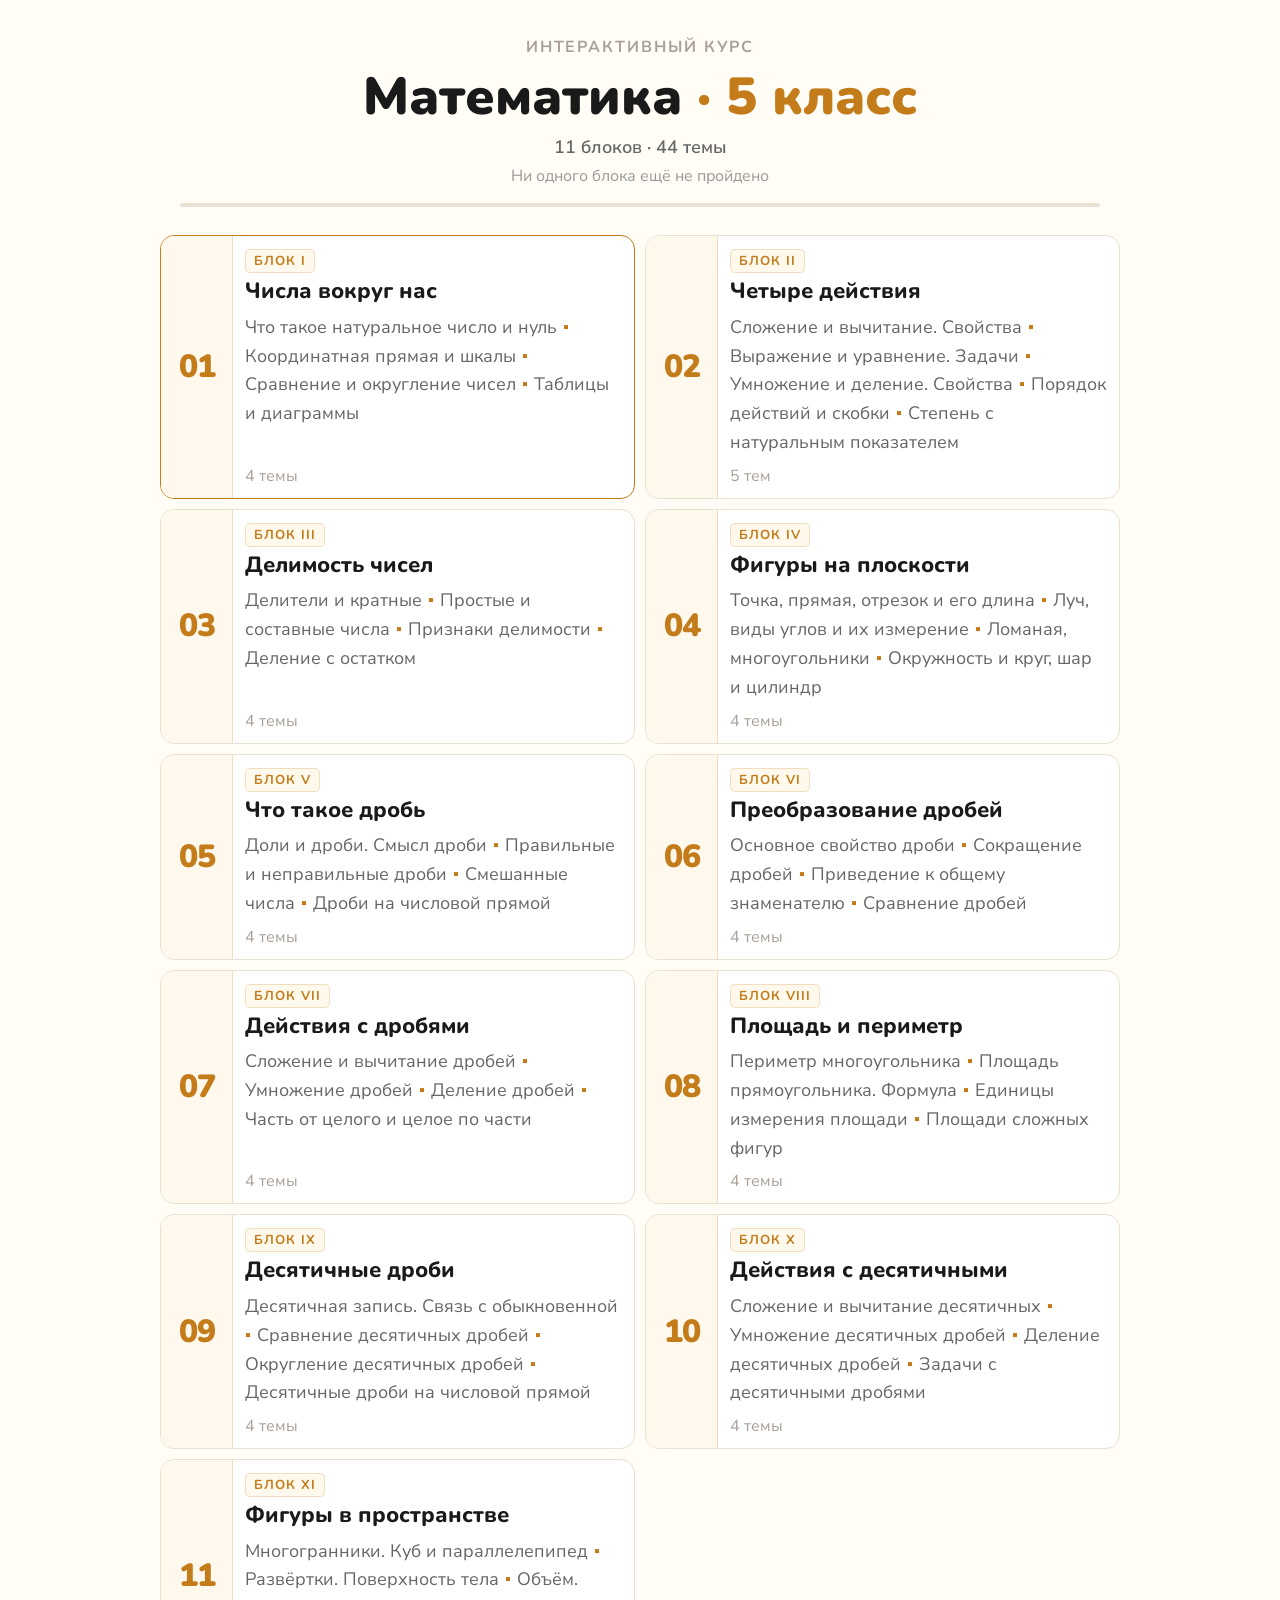
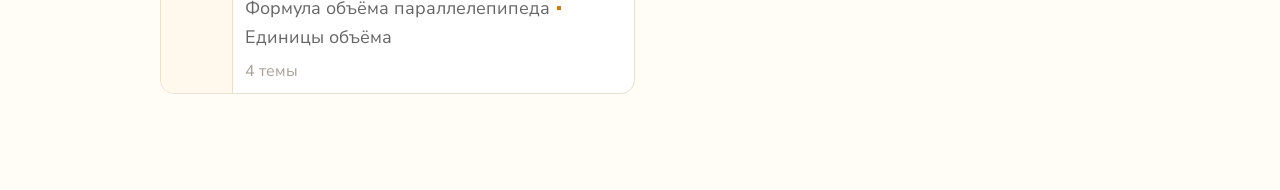
<file: index.html>
<!DOCTYPE html>
<html lang="ru">
<head>
<meta charset="UTF-8">
<meta name="viewport" content="width=device-width, initial-scale=1.0">
<title>Математика 5 класс</title>
<link rel="stylesheet" href="shared-course.css">
</head>
<body>

<div class="header">
  <div class="header-label">Интерактивный курс</div>
  <div class="header-title">Математика<span>&nbsp;·&nbsp;5&nbsp;класс</span></div>
  <div class="header-sub">11 блоков · 44 темы</div>
  <div class="header-progress-label" id="progress-label">Загрузка...</div>
  <div class="progress-track" style="margin-top:12px">
    <div class="progress-fill" id="progress-fill"></div>
  </div>
</div>

<div class="blocks" id="blocks-list"></div>

<script>
var BLOCKS = [
  { id: 'block1',  num: '01', roman: 'I',    title: 'Числа вокруг нас',      nodes: ['Что такое натуральное число и нуль', 'Координатная прямая и шкалы', 'Сравнение и округление чисел', 'Таблицы и диаграммы'] },
  { id: 'block2',  num: '02', roman: 'II',   title: 'Четыре действия',        nodes: ['Сложение и вычитание. Свойства', 'Выражение и уравнение. Задачи', 'Умножение и деление. Свойства', 'Порядок действий и скобки', 'Степень с натуральным показателем'] },
  { id: 'block3',  num: '03', roman: 'III',  title: 'Делимость чисел',        nodes: ['Делители и кратные', 'Простые и составные числа', 'Признаки делимости', 'Деление с остатком'] },
  { id: 'block4',  num: '04', roman: 'IV',   title: 'Фигуры на плоскости',    nodes: ['Точка, прямая, отрезок и его длина', 'Луч, виды углов и их измерение', 'Ломаная, многоугольники', 'Окружность и круг, шар и цилиндр'] },
  { id: 'block5',  num: '05', roman: 'V',    title: 'Что такое дробь',        nodes: ['Доли и дроби. Смысл дроби', 'Правильные и неправильные дроби', 'Смешанные числа', 'Дроби на числовой прямой'] },
  { id: 'block6',  num: '06', roman: 'VI',   title: 'Преобразование дробей',  nodes: ['Основное свойство дроби', 'Сокращение дробей', 'Приведение к общему знаменателю', 'Сравнение дробей'] },
  { id: 'block7',  num: '07', roman: 'VII',  title: 'Действия с дробями',     nodes: ['Сложение и вычитание дробей', 'Умножение дробей', 'Деление дробей', 'Часть от целого и целое по части'] },
  { id: 'block8',  num: '08', roman: 'VIII', title: 'Площадь и периметр',     nodes: ['Периметр многоугольника', 'Площадь прямоугольника. Формула', 'Единицы измерения площади', 'Площади сложных фигур'] },
  { id: 'block9',  num: '09', roman: 'IX',   title: 'Десятичные дроби',       nodes: ['Десятичная запись. Связь с обыкновенной', 'Сравнение десятичных дробей', 'Округление десятичных дробей', 'Десятичные дроби на числовой прямой'] },
  { id: 'block10', num: '10', roman: 'X',    title: 'Действия с десятичными', nodes: ['Сложение и вычитание десятичных', 'Умножение десятичных дробей', 'Деление десятичных дробей', 'Задачи с десятичными дробями'] },
  { id: 'block11', num: '11', roman: 'XI',   title: 'Фигуры в пространстве',  nodes: ['Многогранники. Куб и параллелепипед', 'Развёртки. Поверхность тела', 'Объём. Формула объёма параллелепипеда', 'Единицы объёма'] }
];

function getProgress() {
  var done = [];
  var i;
  for (i = 0; i < BLOCKS.length; i++) {
    try {
      var val = localStorage.getItem('math5_' + BLOCKS[i].id + '_progress');
      if (val) {
        var data = JSON.parse(val);
        if (data && data.blockDone) { done.push(BLOCKS[i].id); }
      }
    } catch (e) {}
  }

  return done;
}

function render() {
  var doneIds = getProgress();
  var doneSet = {};
  var i, j;
  for (i = 0; i < doneIds.length; i++) { doneSet[doneIds[i]] = true; }

  var doneCount = doneIds.length;
  var total     = BLOCKS.length;

  var labelEl = document.getElementById('progress-label');
  var fillEl = document.getElementById('progress-fill');
  if (doneCount === 0) {
    labelEl.textContent = 'Ни одного блока ещё не пройдено';
  } else if (doneCount === total) {
    labelEl.textContent = 'Все ' + total + ' блоков пройдены';
  } else {
    labelEl.textContent = 'Пройдено ' + doneCount + ' из ' + total + ' блоков';
  }
  fillEl.style.width = Math.round((doneCount / total) * 100) + '%';

  var container = document.getElementById('blocks-list');
  var html = '';

  for (i = 0; i < BLOCKS.length; i++) {
    var b        = BLOCKS[i];
    var isDone   = !!doneSet[b.id];
    var isActive = !isDone && (i === 0 || !!doneSet[BLOCKS[i - 1].id]);

    var inactiveIds = ['block1','block2','block3','block4','block6','block7','block8','block9','block10','block11'];
    var isInactive = inactiveIds.indexOf(b.id) !== -1;
    var cardClass = 'block-card'+ (isDone ? ' is-done' : (isActive ? ' is-active' : '')) + (isInactive ? ' is-inactive' : '');

    var metaHtml = '<div class="card-meta"><div class="card-badge">Блок ' + b.roman + '</div>';
    if (isDone) { metaHtml += '<div class="card-check">&#10003; Пройден</div>'; }
    metaHtml += '</div>';

    var nodesHtml = '<div class="nodes-line">' + b.nodes.join('<span class="sep"> · </span>') + '</div>';



    html += '<a class="' + cardClass + '" href="' + b.id + '/index.html">';
    html += '<div class="card-inner">';
    html += '<div class="card-num-col"><div class="card-num">' + b.num + '</div></div>';
    html += '<div class="card-content">';
    html += metaHtml;
    html += '<div class="card-title">' + b.title + '</div>';
    html += nodesHtml;
    html += '<div class="card-footer"><div class="node-count">' + b.nodes.length + ' ' + (b.nodes.length === 1 ? 'тема' : b.nodes.length < 5 ? 'темы' : 'тем') + '</div>';
    html += '<div class="card-arrow">' + (isDone ? '&#10003;' : '&rarr;') + '</div>';
    html += '</div></div>';
    html += '</div></a>';
  }

  container.innerHTML = html;
}

render();
</script>
</body>
</html>
</file>
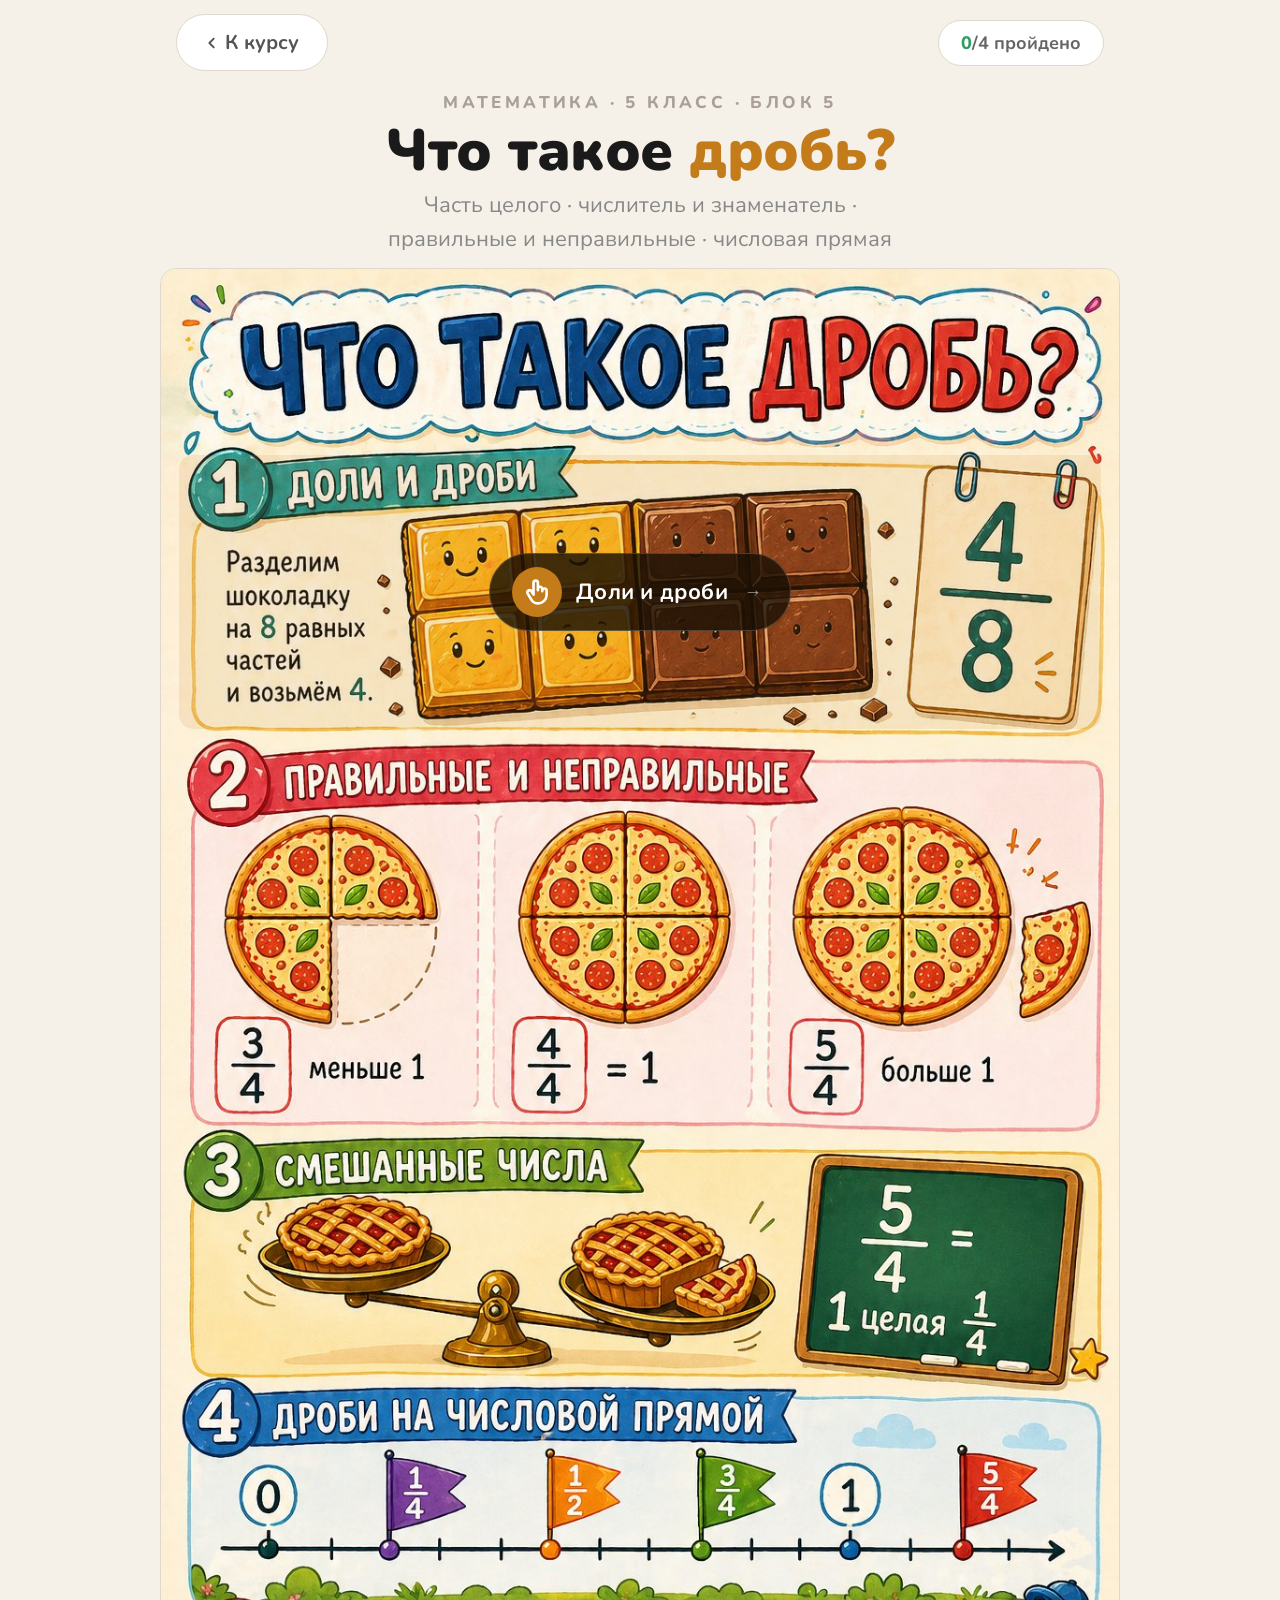
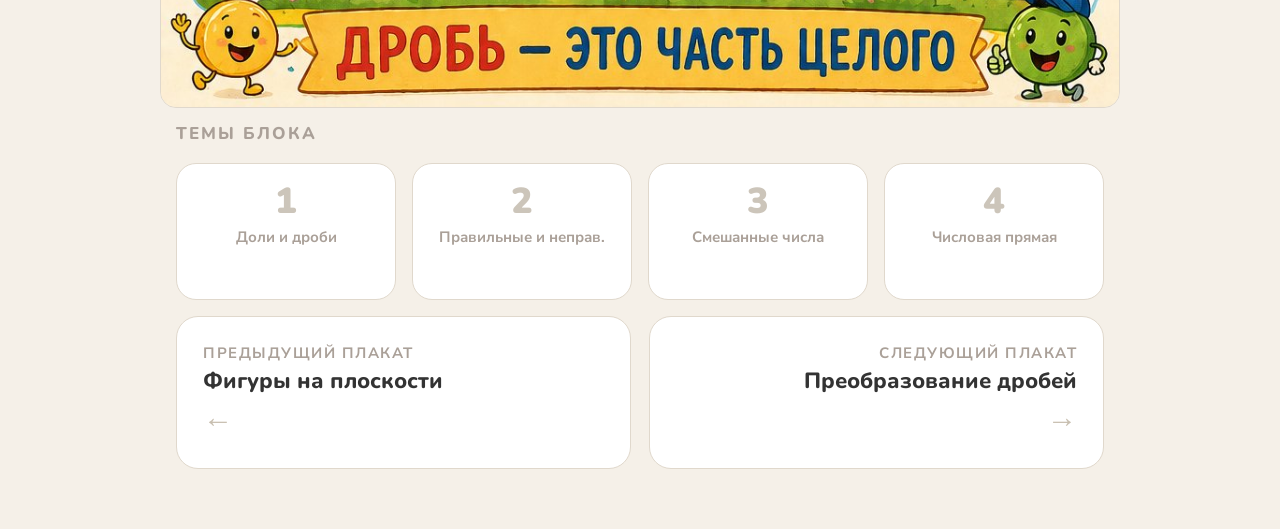
<file: block5/index.html>
<!DOCTYPE html>
<html lang="ru">
<head>
  <meta charset="UTF-8">
  <meta name="viewport" content="width=device-width, initial-scale=1.0, maximum-scale=1.0">
  <title>Что такое дробь? — Блок 5</title>
  <link rel="stylesheet" href="../shared.css">
  <style>
    body {
      background: #F5F0E8;
      min-height: 100vh;
      display: flex;
      flex-direction: column;
      align-items: center;
      color: #1a1a1a;
    }

    .col {
      width: 100%;
      padding-left: 16px;
      padding-right: 16px;
    }
    @media (min-width: 600px) {
      .col { width: min(100vw - 32px, 640px); }
    }
    @media (min-width: 1024px) {
      .col { width: 960px; }
    }

    .col-full { width: 100%; }
    @media (min-width: 600px) {
      .col-full { width: min(100vw - 32px, 640px); }
    }
    @media (min-width: 1024px) {
      .col-full { width: 960px; }
    }

    /* Верхняя навигация */
    .top-nav {
      display: flex;
      align-items: center;
      justify-content: space-between;
      padding-top: 14px;
      padding-bottom: 0;
    }
    .nav-btn {
      display: inline-flex;
      align-items: center;
      gap: 6px;
      background: #fff;
      border: 1.5px solid #E0D8CC;
      border-radius: 50px;
      padding: 8px 16px;
      font-family: var(--font-main);
      font-size: 13px;
      font-weight: 700;
      color: #555;
      text-decoration: none;
      cursor: pointer;
      transition: background 0.15s;
      -webkit-tap-highlight-color: transparent;
    }
    .nav-btn:active { background: #EDE8DF; }

    .progress-pill {
      background: #fff;
      border: 1.5px solid #E0D8CC;
      border-radius: 50px;
      padding: 5px 14px;
      font-family: var(--font-main);
      font-size: 12px;
      font-weight: 700;
      color: #666;
      white-space: nowrap;
    }
    .progress-pill span { color: #2D9E5F; font-weight: 800; }

    /* Шапка блока */
    .block-header {
      padding-top: 20px;
      padding-bottom: 12px;
      text-align: center;
    }
    .block-eyebrow {
      font-family: var(--font-main);
      font-size: 11px;
      font-weight: 800;
      letter-spacing: 0.2em;
      text-transform: uppercase;
      color: #AAA098;
      margin-bottom: 8px;
    }
    .block-title {
      font-family: var(--font-main);
      font-size: 34px;
      font-weight: 900;
      line-height: 1;
      letter-spacing: -0.5px;
      color: #1a1a1a;
      margin-bottom: 8px;
    }
    .block-title span { color: #C47C1A; }
    .block-subtitle {
      font-size: 14px;
      color: #888;
      line-height: 1.55;
    }

    /* Плакат */
    .poster-wrap { position: relative; }
    .poster-img {
      width: 100%;
      display: block;
      aspect-ratio: 2 / 3;
      object-fit: cover;
      user-select: none;
      -webkit-user-drag: none;
      border-radius: 16px;
      border: 1.5px solid #E0D8CC;
    }

    /* Тапаемые зоны */
    .tap-zone {
      position: absolute;
      left: 2%;
      width: 96%;
      cursor: pointer;
      border-radius: 14px;
      border: none;
      display: flex;
      align-items: center;
      justify-content: center;
      -webkit-tap-highlight-color: transparent;
      overflow: hidden;
    }
    .tap-zone:active { opacity: 0.85; }

    .zone1 { top: 13%; height: 19%; }
    .zone2 { top: 34%; height: 26%; }
    .zone3 { top: 61%; height: 17%; }
    .zone4 { top: 79%; height: 14%; }

    /* Оверлей поверх зоны */
    .zone-overlay {
      position: absolute; inset: 0;
      border-radius: 14px;
      background: rgba(196,124,26,0);
      transition: background 0.35s;
      pointer-events: none;
    }

    /* Ярлык с названием темы */
    .zone-label {
      position: relative; z-index: 2;
      background: rgba(26,16,4,0.82);
      border: 1px solid rgba(255,255,255,0.18);
      border-radius: 50px;
      padding: 7px 16px 7px 12px;
      display: flex; align-items: center; gap: 8px;
      opacity: 0;
      transform: translateY(6px);
      transition: opacity 0.3s, transform 0.3s;
      pointer-events: none;
      white-space: nowrap;
    }
    .zone-label-num {
      width: 30px; height: 30px; border-radius: 50%;
      background: #C47C1A;
      display: flex; align-items: center; justify-content: center;
      flex-shrink: 0;
    }
    .zone-label-text {
      font-family: var(--font-main); font-size: 13px; font-weight: 700;
      color: #fff; letter-spacing: 0.01em;
    }
    .zone-label-arrow {
      font-size: 11px; color: rgba(255,255,255,0.6); margin-left: 2px;
    }

    /* Активное состояние анимации */
    .tap-zone.seq-active .zone-overlay {
      background: rgba(196,124,26,0.13);
    }
    .tap-zone.seq-active .zone-label {
      opacity: 1;
      transform: translateY(0);
    }

    /* Десктоп hover */
    @media (hover: hover) {
      .tap-zone:hover .zone-overlay {
        background: rgba(196,124,26,0.15);
      }
      .tap-zone:hover .zone-label {
        opacity: 1;
        transform: translateY(0);
      }
    }

    /* Галочка прогресса */
    .done-badge {
      width: 30px; height: 30px;
      border-radius: 50%;
      background: #22C55E;
      display: flex; align-items: center; justify-content: center;
      box-shadow: 0 2px 10px rgba(34,197,94,0.4);
      opacity: 0;
      transform: scale(0.3) rotate(-30deg);
      transition: opacity 0.3s, transform 0.4s cubic-bezier(0.34,1.56,0.64,1);
      pointer-events: none;
    }
    .done-badge.visible { opacity: 1; transform: scale(1) rotate(0deg); }

    /* Подсказка */
    .hint {
      position: absolute;
      top: 52%; left: 50%;
      transform: translateX(-50%);
      background: rgba(26,26,26,0.85);
      border: 1px solid rgba(255,255,255,0.2);
      border-radius: 50px;
      padding: 9px 20px;
      font-family: var(--font-main);
      font-size: 13px; font-weight: 700;
      color: #fff;
      white-space: nowrap;
      pointer-events: none;
      z-index: 20;
      animation: float 3s ease-in-out infinite;
    }
    @keyframes float {
      0%,100%{ transform: translateX(-50%) translateY(0); }
      50%{ transform: translateX(-50%) translateY(-7px); }
    }

    /* Прогресс-панель */
    .progress-block { padding-top: 14px; padding-bottom: 4px; }
    .progress-label {
      font-family: var(--font-main);
      font-size: 11px; font-weight: 800;
      letter-spacing: 0.12em; text-transform: uppercase;
      color: #AAA098; margin-bottom: 10px;
    }
    .pnodes {
      display: grid;
      grid-template-columns: repeat(4,1fr);
      gap: 8px;
    }
    .pnode {
      background: #fff;
      border: 1.5px solid #E0D8CC;
      border-radius: 12px;
      padding: 10px 6px 8px;
      text-align: center;
      cursor: pointer;
      transition: transform 0.15s, border-color 0.2s, background 0.2s;
      -webkit-tap-highlight-color: transparent;
    }
    .pnode:active { transform: scale(0.93); }
    .pnode.done {
      border-color: rgba(45,158,95,0.25);
      background: #F4FAF6;
    }
    .pnode-n {
      font-family: var(--font-main);
      font-size: 20px; font-weight: 900;
      color: #CCC5BA; line-height: 1; margin-bottom: 4px;
    }
    .pnode.done .pnode-n { color: #2D9E5F; }
    .pnode-t {
      font-size: 9px; font-weight: 700;
      color: #AAA098; line-height: 1.3;
    }
    .pnode.done .pnode-t { color: #2D9E5F; }
    .pnode-v { font-size: 13px; margin-top: 4px; opacity: 0; transition: opacity 0.3s; color: #2D9E5F; }
    .pnode.done .pnode-v { opacity: 1; }

    /* Навигация между плакатами */
    .poster-nav {
      padding-top: 12px; padding-bottom: 36px;
      display: grid; grid-template-columns: 1fr 1fr; gap: 10px;
    }
    .poster-nav-btn {
      background: #fff;
      border: 1.5px solid #E0D8CC;
      border-radius: 14px; padding: 14px;
      cursor: pointer; text-decoration: none;
      transition: background 0.15s, border-color 0.15s, transform 0.12s;
      -webkit-tap-highlight-color: transparent;
      display: flex; flex-direction: column; gap: 4px;
    }
    .poster-nav-btn:active { transform: scale(0.97); }
    .poster-nav-btn:hover { background: #EDE8DF; border-color: #C47C1A; }
    .poster-nav-btn.disabled { opacity: 0.35; pointer-events: none; }
    .pnb-dir {
      font-size: 10px; font-weight: 700;
      letter-spacing: 0.1em; text-transform: uppercase;
      color: #AAA098;
    }
    .pnb-title {
      font-family: var(--font-main);
      font-size: 13px; font-weight: 800;
      color: #333; line-height: 1.3;
    }
    .pnb-arrow { font-size: 18px; color: #C8BFB0; margin-top: 2px; }
    .poster-nav-btn.next { text-align: right; }

    /* Масштабирование */
    @media (min-width: 600px) {
      .nav-btn        { font-size: clamp(13px, 2.2vw, 20px); padding: clamp(8px,1.3vw,14px) clamp(16px,2.5vw,28px); }
      .progress-pill  { font-size: clamp(12px, 2vw, 18px); padding: clamp(5px,0.9vw,10px) clamp(12px,2vw,22px); }
      .block-eyebrow  { font-size: clamp(11px, 1.8vw, 17px); }
      .block-title    { font-size: clamp(34px, 5.5vw, 58px); }
      .block-subtitle { font-size: clamp(14px, 2.3vw, 22px); }
      .intro-text     { font-size: clamp(14px, 2.3vw, 22px); line-height: 1.75; }
      .intro-card     { padding: clamp(16px,2.6vw,30px) clamp(18px,2.8vw,34px); border-radius: clamp(16px,2.5vw,24px); }
      .progress-label { font-size: clamp(11px, 1.8vw, 17px); margin-bottom: clamp(10px,1.6vw,18px); }
      .pnodes         { gap: clamp(8px,1.4vw,16px); }
      .pnode          { padding: clamp(10px,1.7vw,20px) clamp(6px,1vw,12px) clamp(8px,1.4vw,16px); border-radius: clamp(12px,2vw,20px); }
      .pnode-n        { font-size: clamp(20px, 3.4vw, 36px); margin-bottom: clamp(4px,0.7vw,8px); }
      .pnode-t        { font-size: clamp(9px,  1.6vw, 15px); }
      .pnode-v        { font-size: clamp(13px, 2.2vw, 20px); margin-top: clamp(4px,0.7vw,8px); }
      .pnb-dir        { font-size: clamp(10px, 1.7vw, 15px); }
      .pnb-title      { font-size: clamp(13px, 2.3vw, 22px); }
      .pnb-arrow      { font-size: clamp(18px, 3vw, 30px); }
      .poster-nav-btn { padding: clamp(14px,2.3vw,26px); border-radius: clamp(14px,2.2vw,22px); }
      .poster-nav     { gap: clamp(10px,1.7vw,18px); padding-bottom: clamp(36px,5.5vw,60px); }
      .hint           { font-size: clamp(13px, 2.2vw, 22px); padding: clamp(9px,1.5vw,16px) clamp(20px,3.2vw,36px); }
      .done-badge     { width: clamp(30px,4.8vw,52px); height: clamp(30px,4.8vw,52px); }
      .zone-label     { padding: clamp(7px,1.1vw,13px) clamp(16px,2.4vw,28px) clamp(7px,1.1vw,13px) clamp(12px,1.8vw,22px); gap: clamp(8px,1.2vw,14px); }
      .zone-label-num { width: clamp(30px,4.2vw,50px); height: clamp(30px,4.2vw,50px); }
      .zone-label-num svg { width: clamp(22px,2.4vw,28px); height: clamp(22px,2.4vw,28px); }
      .zone-label-text { font-size: clamp(13px,2vw,22px); }
      .zone-label-arrow { font-size: clamp(11px,1.7vw,18px); }
    }
  </style>
</head>
<body>

  <!-- Верхняя навигация -->
  <div class="col top-nav">
    <a href="../index.html" class="nav-btn">
      <svg width="14" height="14" viewBox="0 0 16 16" fill="none">
        <path d="M10 3L5 8L10 13" stroke="currentColor" stroke-width="2.2" stroke-linecap="round" stroke-linejoin="round"/>
      </svg>
      К курсу
    </a>
    <div class="progress-pill"><span id="doneCount">0</span>/4 пройдено</div>
  </div>

  <!-- Шапка блока -->
  <div class="col block-header">
    <div class="block-eyebrow">Математика · 5 класс · Блок 5</div>
    <div class="block-title">Что такое <span>дробь?</span></div>
    <div class="block-subtitle">Часть целого · числитель и знаменатель ·<br>правильные и неправильные · числовая прямая</div>
  </div>

  <!-- Плакат с тапаемыми зонами -->
  <div class="col-full poster-wrap">
    <img class="poster-img" src="poster.png" alt="Что такое дробь" draggable="false">

    <div class="tap-zone zone1" id="zone1" onclick="goNode(1)">
      <div class="zone-overlay"></div>
      <div class="zone-label">
        <div class="zone-label-num">
            <svg width="22" height="22" viewBox="0 0 256 256" fill="white">
              <path d="M196,84a31.94,31.94,0,0,0-11.22,2A32,32,0,0,0,148,69V44a32,32,0,0,0-64,0v66.83A32,32,0,0,0,32.25,148l4.68,8.24C71.11,216.48,86.72,244,136,244a92.1,92.1,0,0,0,92-92V116A32,32,0,0,0,196,84Zm8,68a68.08,68.08,0,0,1-68,68c-34,0-43.49-14.45-78.2-75.65l-4.69-8.28a.16.16,0,0,1,0-.07,8,8,0,0,1,13.86-8c.06.12.13.23.2.35l18.68,30A12,12,0,0,0,108,152V44a8,8,0,0,1,16,0v68a12,12,0,0,0,24,0V100a8,8,0,0,1,16,0v20a12,12,0,0,0,24,0v-4a8,8,0,0,1,16,0Z"/>
            </svg>
          </div>
        <div class="zone-label-text">Доли и дроби</div>
        <div class="zone-label-arrow">→</div>
      </div>
      <div class="done-badge" id="badge1" style="position:absolute;top:8px;right:8px;">
        <svg width="14" height="14" viewBox="0 0 14 14" fill="none">
          <path d="M2 7L5.5 10.5L12 3.5" stroke="white" stroke-width="2.5" stroke-linecap="round" stroke-linejoin="round"/>
        </svg>
      </div>
    </div>

    <div class="tap-zone zone2" id="zone2" onclick="goNode(2)">
      <div class="zone-overlay"></div>
      <div class="zone-label">
        <div class="zone-label-num">
            <svg width="22" height="22" viewBox="0 0 256 256" fill="white">
              <path d="M196,84a31.94,31.94,0,0,0-11.22,2A32,32,0,0,0,148,69V44a32,32,0,0,0-64,0v66.83A32,32,0,0,0,32.25,148l4.68,8.24C71.11,216.48,86.72,244,136,244a92.1,92.1,0,0,0,92-92V116A32,32,0,0,0,196,84Zm8,68a68.08,68.08,0,0,1-68,68c-34,0-43.49-14.45-78.2-75.65l-4.69-8.28a.16.16,0,0,1,0-.07,8,8,0,0,1,13.86-8c.06.12.13.23.2.35l18.68,30A12,12,0,0,0,108,152V44a8,8,0,0,1,16,0v68a12,12,0,0,0,24,0V100a8,8,0,0,1,16,0v20a12,12,0,0,0,24,0v-4a8,8,0,0,1,16,0Z"/>
            </svg>
          </div>
        <div class="zone-label-text">Правильные и неправильные</div>
        <div class="zone-label-arrow">→</div>
      </div>
      <div class="done-badge" id="badge2" style="position:absolute;top:8px;right:8px;">
        <svg width="14" height="14" viewBox="0 0 14 14" fill="none">
          <path d="M2 7L5.5 10.5L12 3.5" stroke="white" stroke-width="2.5" stroke-linecap="round" stroke-linejoin="round"/>
        </svg>
      </div>
    </div>

    <div class="tap-zone zone3" id="zone3" onclick="goNode(3)">
      <div class="zone-overlay"></div>
      <div class="zone-label">
        <div class="zone-label-num">
            <svg width="22" height="22" viewBox="0 0 256 256" fill="white">
              <path d="M196,84a31.94,31.94,0,0,0-11.22,2A32,32,0,0,0,148,69V44a32,32,0,0,0-64,0v66.83A32,32,0,0,0,32.25,148l4.68,8.24C71.11,216.48,86.72,244,136,244a92.1,92.1,0,0,0,92-92V116A32,32,0,0,0,196,84Zm8,68a68.08,68.08,0,0,1-68,68c-34,0-43.49-14.45-78.2-75.65l-4.69-8.28a.16.16,0,0,1,0-.07,8,8,0,0,1,13.86-8c.06.12.13.23.2.35l18.68,30A12,12,0,0,0,108,152V44a8,8,0,0,1,16,0v68a12,12,0,0,0,24,0V100a8,8,0,0,1,16,0v20a12,12,0,0,0,24,0v-4a8,8,0,0,1,16,0Z"/>
            </svg>
          </div>
        <div class="zone-label-text">Смешанные числа</div>
        <div class="zone-label-arrow">→</div>
      </div>
      <div class="done-badge" id="badge3" style="position:absolute;top:8px;right:8px;">
        <svg width="14" height="14" viewBox="0 0 14 14" fill="none">
          <path d="M2 7L5.5 10.5L12 3.5" stroke="white" stroke-width="2.5" stroke-linecap="round" stroke-linejoin="round"/>
        </svg>
      </div>
    </div>

    <div class="tap-zone zone4" id="zone4" onclick="goNode(4)">
      <div class="zone-overlay"></div>
      <div class="zone-label">
        <div class="zone-label-num">
            <svg width="22" height="22" viewBox="0 0 256 256" fill="white">
              <path d="M196,84a31.94,31.94,0,0,0-11.22,2A32,32,0,0,0,148,69V44a32,32,0,0,0-64,0v66.83A32,32,0,0,0,32.25,148l4.68,8.24C71.11,216.48,86.72,244,136,244a92.1,92.1,0,0,0,92-92V116A32,32,0,0,0,196,84Zm8,68a68.08,68.08,0,0,1-68,68c-34,0-43.49-14.45-78.2-75.65l-4.69-8.28a.16.16,0,0,1,0-.07,8,8,0,0,1,13.86-8c.06.12.13.23.2.35l18.68,30A12,12,0,0,0,108,152V44a8,8,0,0,1,16,0v68a12,12,0,0,0,24,0V100a8,8,0,0,1,16,0v20a12,12,0,0,0,24,0v-4a8,8,0,0,1,16,0Z"/>
            </svg>
          </div>
        <div class="zone-label-text">Числовая прямая</div>
        <div class="zone-label-arrow">→</div>
      </div>
      <div class="done-badge" id="badge4" style="position:absolute;top:8px;right:8px;">
        <svg width="14" height="14" viewBox="0 0 14 14" fill="none">
          <path d="M2 7L5.5 10.5L12 3.5" stroke="white" stroke-width="2.5" stroke-linecap="round" stroke-linejoin="round"/>
        </svg>
      </div>
    </div>


  </div>

  <!-- Прогресс -->
  <div class="col progress-block">
    <div class="progress-label">Темы блока</div>
    <div class="pnodes">
      <div class="pnode" id="pnode1" onclick="goNode(1)">
        <div class="pnode-n">1</div>
        <div class="pnode-t">Доли и дроби</div>
        <div class="pnode-v">✓</div>
      </div>
      <div class="pnode" id="pnode2" onclick="goNode(2)">
        <div class="pnode-n">2</div>
        <div class="pnode-t">Правильные и неправ.</div>
        <div class="pnode-v">✓</div>
      </div>
      <div class="pnode" id="pnode3" onclick="goNode(3)">
        <div class="pnode-n">3</div>
        <div class="pnode-t">Смешанные числа</div>
        <div class="pnode-v">✓</div>
      </div>
      <div class="pnode" id="pnode4" onclick="goNode(4)">
        <div class="pnode-n">4</div>
        <div class="pnode-t">Числовая прямая</div>
        <div class="pnode-v">✓</div>
      </div>
    </div>
  </div>

  <!-- Навигация между плакатами -->
  <div class="col poster-nav">
    <a href="#" class="poster-nav-btn" onclick="alert('Предыдущий плакат — скоро')">
      <div class="pnb-dir">Предыдущий плакат</div>
      <div class="pnb-title">Фигуры на плоскости</div>
      <div class="pnb-arrow">←</div>
    </a>
    <a href="#" class="poster-nav-btn next" onclick="alert('Следующий плакат — скоро')">
      <div class="pnb-dir">Следующий плакат</div>
      <div class="pnb-title">Преобразование дробей</div>
      <div class="pnb-arrow">→</div>
    </a>
  </div>

  <script src="../shared.js"></script>
  <script>
    function initProgress() {
      document.getElementById('doneCount').textContent = Progress.countDone();
      var doneZones = [];
      for (var i = 0; i < NODES.length; i++) {
        var n = i + 1;
        if (Progress.isDone(NODES[i])) {
          var badge = document.getElementById('badge' + n);
          var pnode = document.getElementById('pnode' + n);
          if (badge) badge.classList.add('visible');
          if (pnode) pnode.classList.add('done');
          doneZones.push(n);
        }
      }
      startSeqGlow(doneZones);
    }

    var seqTimer = null;
    var seqFadeTimer = null;
    var seqIdx   = 0;
    var seqZones = [];
    var seqDone  = [];
    var seqPaused = false;

    function clearAllGlow() {
      for (var k = 1; k <= 4; k++) {
        var z = document.getElementById('zone' + k);
        if (z) z.classList.remove('seq-active');
      }
    }

    function startSeqGlow(doneZones) {
      seqZones = [1, 2, 3, 4];
      seqDone = doneZones;
      seqIdx = 0;
      glowNext();
    }

    function glowNext() {
      if (seqPaused) return;
      clearAllGlow();

      /* Ищем следующую незавершённую зону начиная с seqIdx */
      var found = -1;
      for (var attempt = 0; attempt < 4; attempt++) {
        var candidate = seqZones[(seqIdx + attempt) % 4];
        var isDone = false;
        for (var d = 0; d < seqDone.length; d++) {
          if (seqDone[d] === candidate) { isDone = true; break; }
        }
        if (!isDone) { found = candidate; seqIdx = (seqIdx + attempt + 1) % 4; break; }
      }

      if (found === -1) return; /* Все пройдены */

      var el = document.getElementById('zone' + found);
      if (el) el.classList.add('seq-active');

      seqTimer = setTimeout(function() {
        clearAllGlow();
        seqFadeTimer = setTimeout(glowNext, 400);
      }, 1800);
    }

    /* Пауза при наведении на плакат */
    var posterWrap = document.querySelector('.poster-wrap');
    if (posterWrap) {
      posterWrap.addEventListener('mouseenter', function() {
        seqPaused = true;
        if (seqTimer) { clearTimeout(seqTimer); seqTimer = null; }
        if (seqFadeTimer) { clearTimeout(seqFadeTimer); seqFadeTimer = null; }
        clearAllGlow();
      });
      posterWrap.addEventListener('mouseleave', function() {
        seqPaused = false;
        glowNext();
      });
    }

    function hideHint() {
      var h = document.getElementById('hint');
      if (!h) return;
      h.style.transition = 'opacity 0.4s';
      h.style.opacity = '0';
      setTimeout(function() { var hh = document.getElementById('hint'); if (hh) hh.parentNode.removeChild(hh); }, 400);
      try { localStorage.setItem(BLOCK_ID + '_hint', '1'); } catch(e) {}
    }

    var zones = document.querySelectorAll('.tap-zone');
    for (var zi = 0; zi < zones.length; zi++) {
      zones[zi].addEventListener('click', hideHint, { once: true });
    }
    try {
      if (localStorage.getItem(BLOCK_ID + '_hint')) hideHint();
    } catch(e) {}

    initProgress();
  </script>
</body>
</html>
</file>
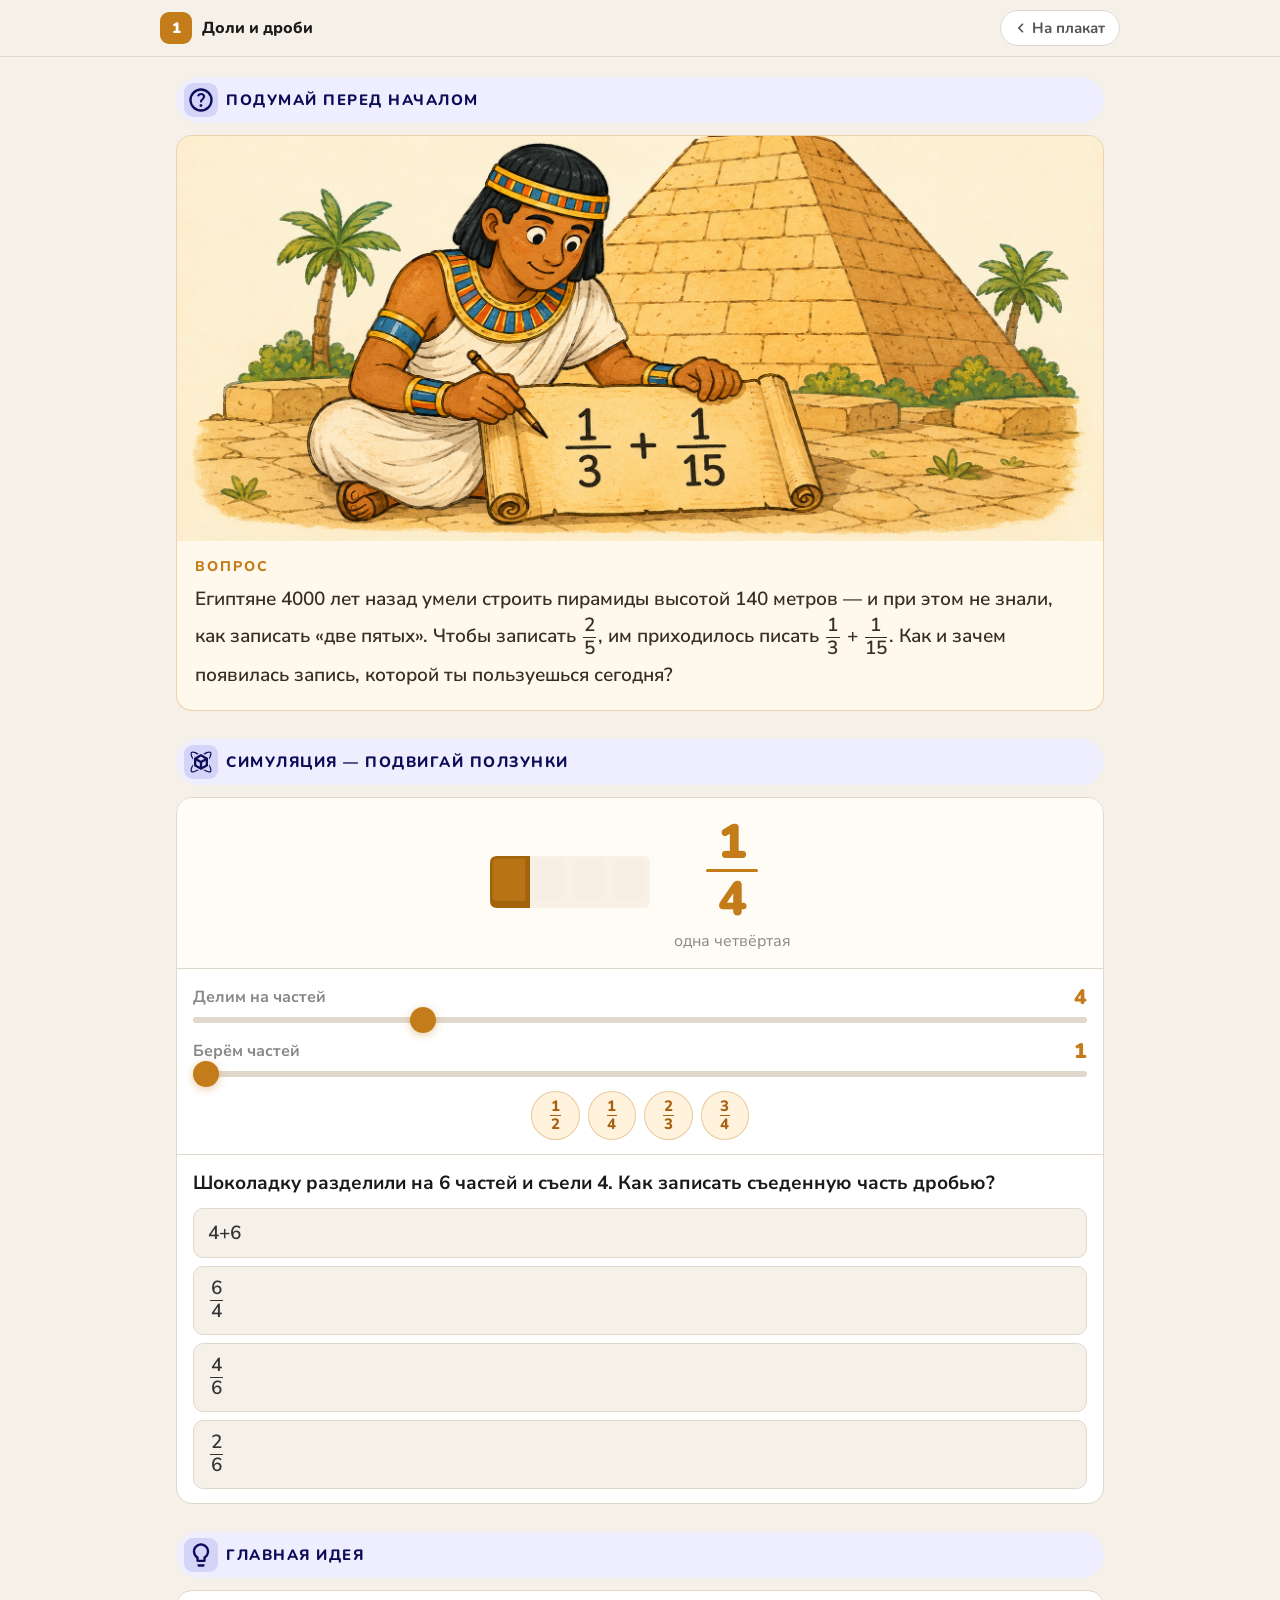
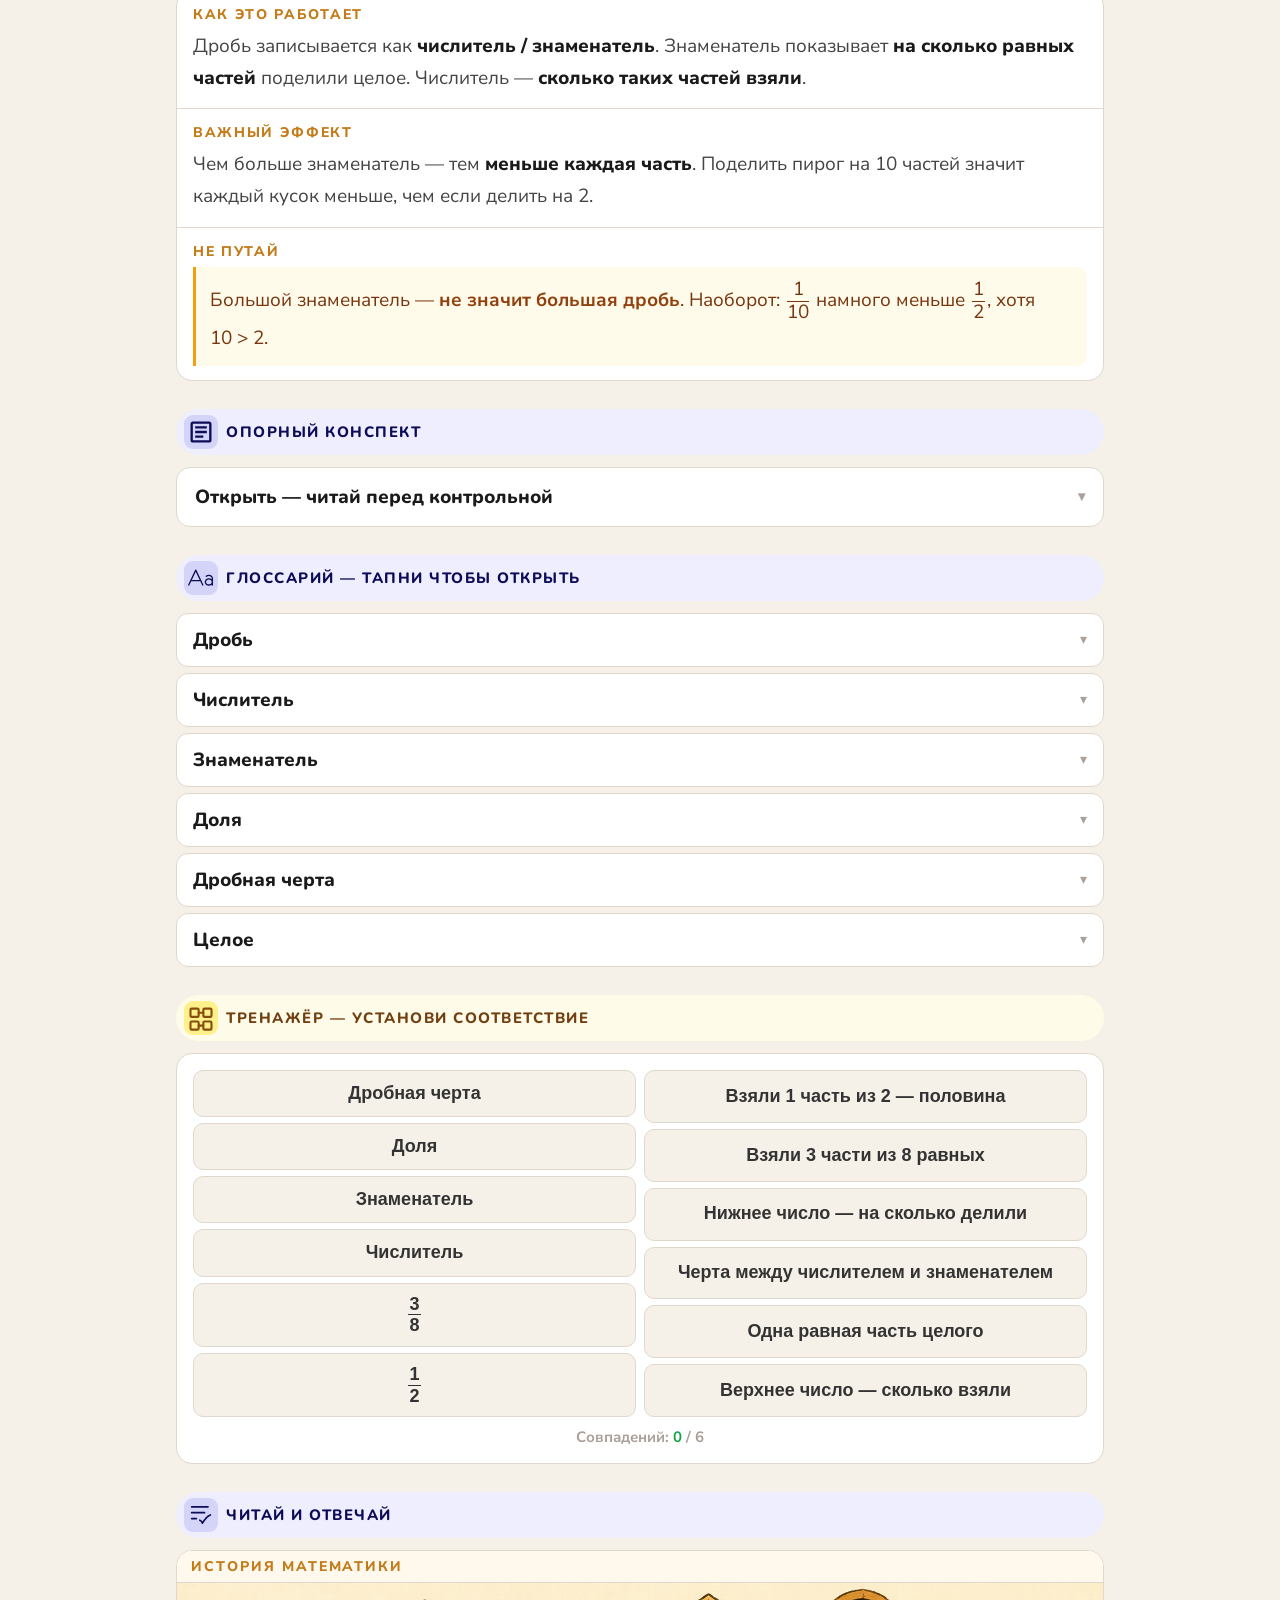
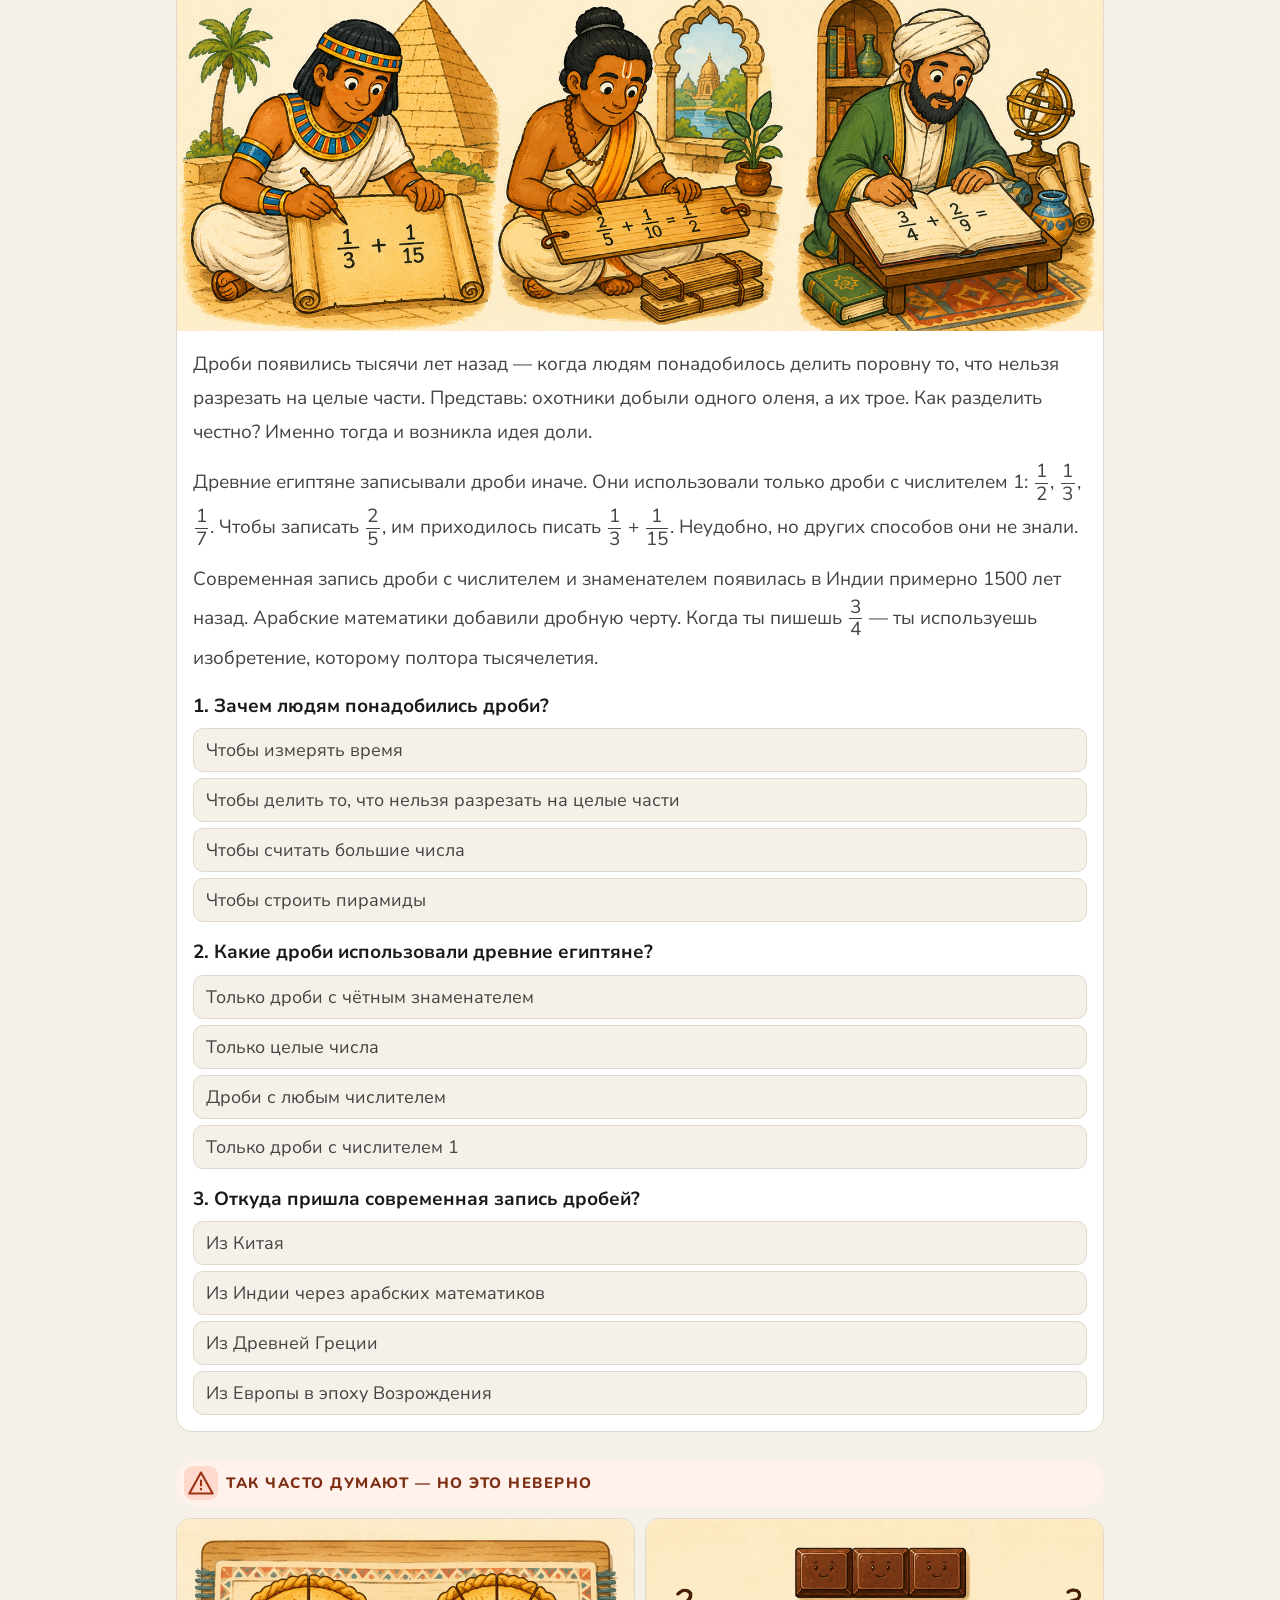
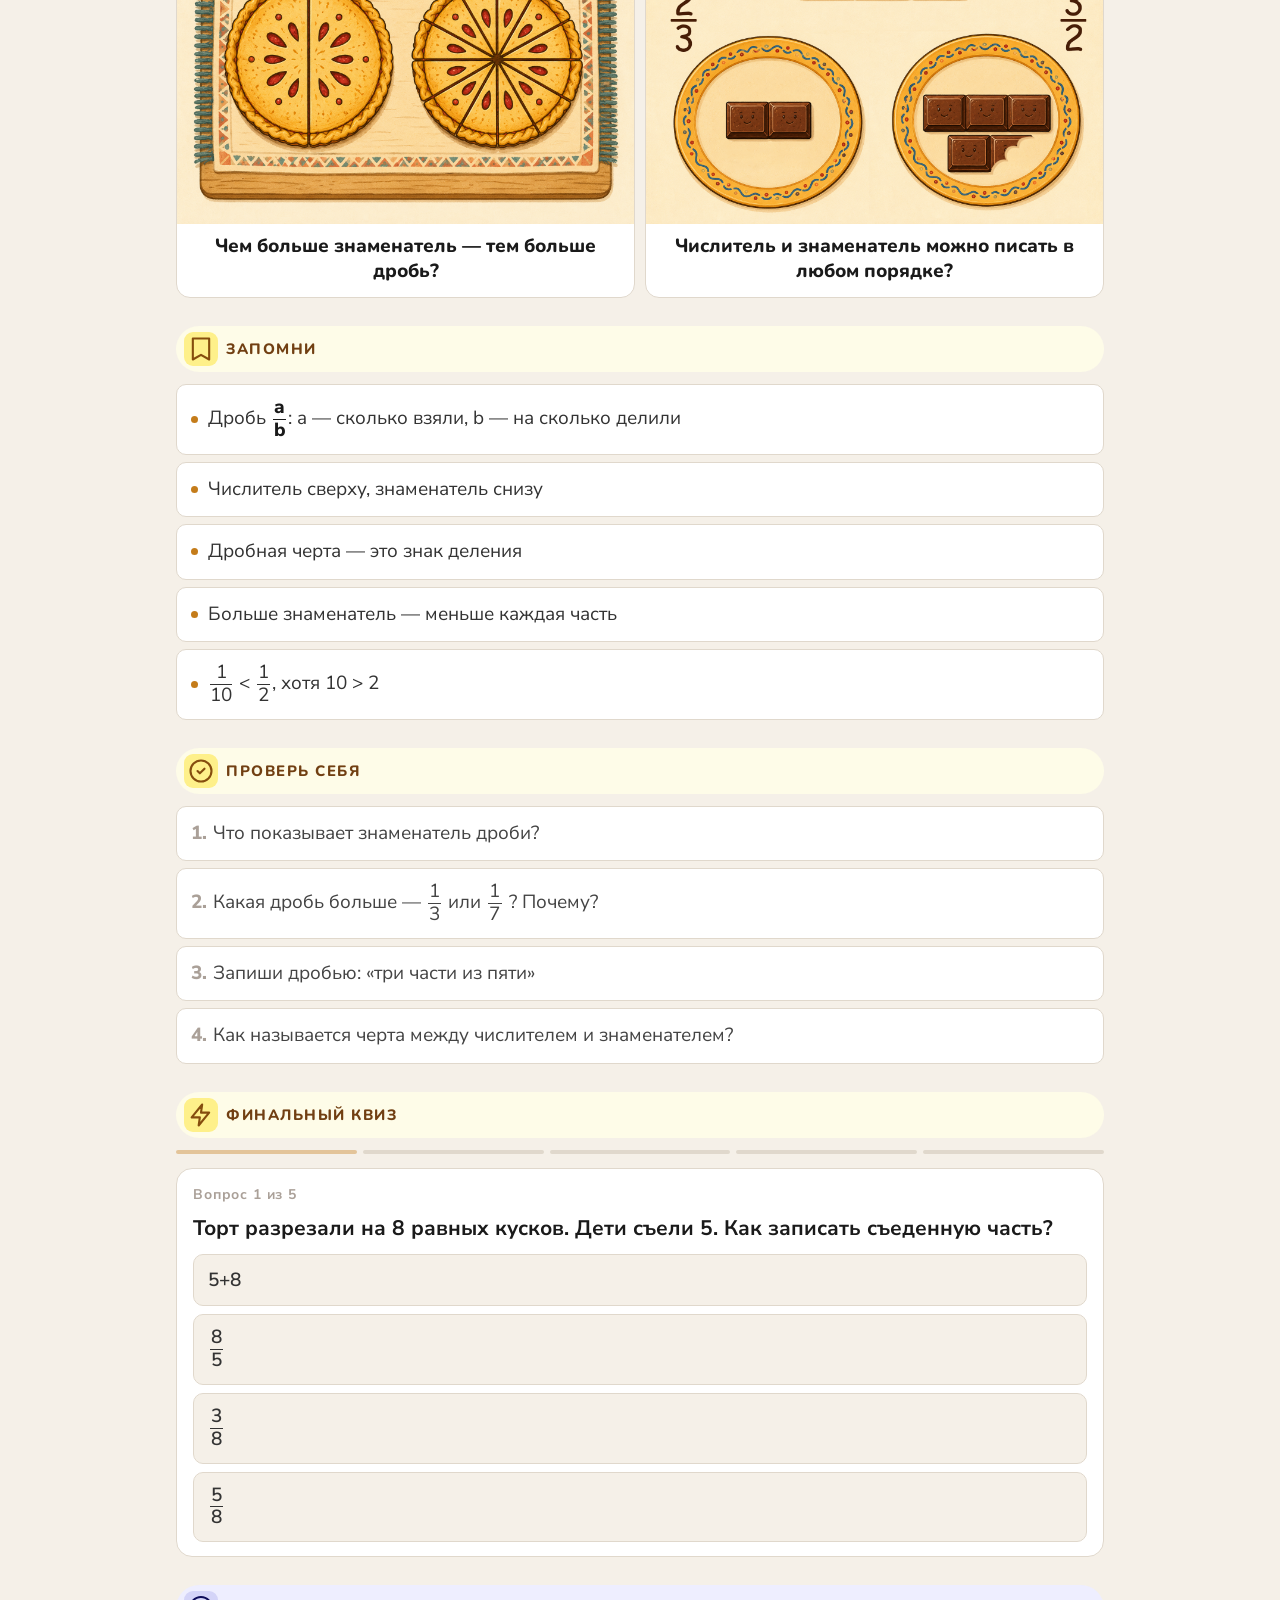
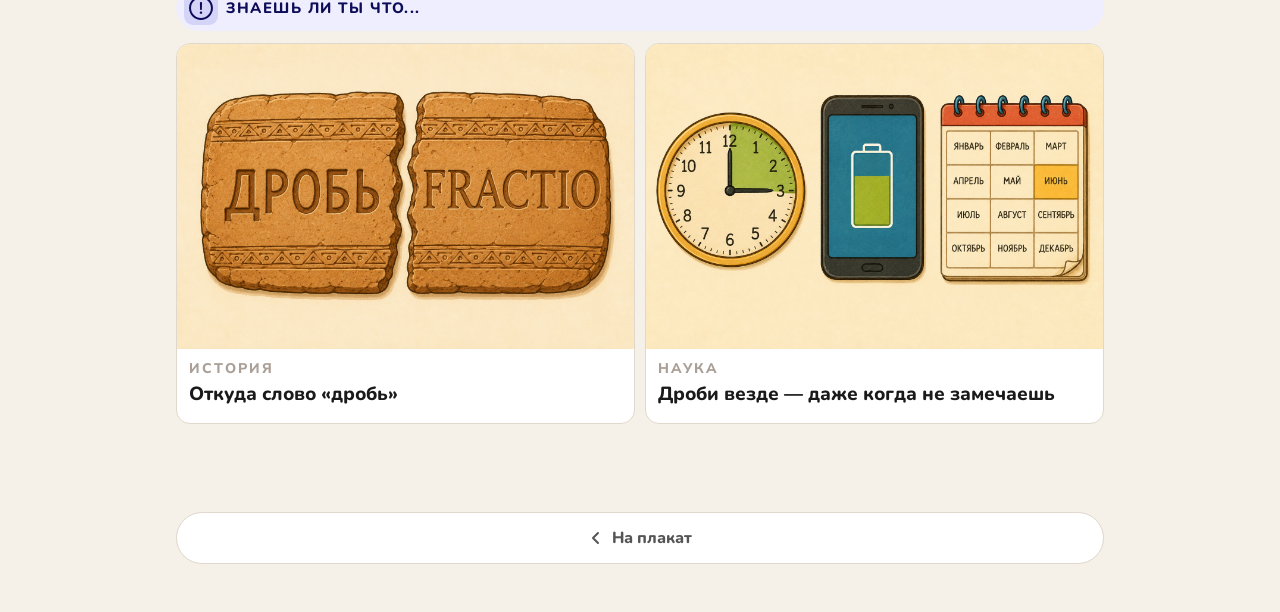
<file: block5/node1.html>
<!DOCTYPE html>
<html lang="ru">
<head>
  <meta charset="UTF-8">
  <meta name="viewport" content="width=device-width, initial-scale=1.0, maximum-scale=1.0">
  <title>Узел 1 · Доли и дроби</title>
  <link rel="stylesheet" href="../shared.css">
  <style>

    body { background: #F5F0E8; min-height: 100vh; color: #1a1a1a; }

    .col {
      width: 100%; max-width: 960px; margin: 0 auto;
      padding-left: 16px; padding-right: 16px;
    }
    @media (min-width: 600px) {
      .col { max-width: none; width: min(100vw - 32px, 640px); }
    }
    @media (min-width: 1024px) {
      .col { width: 960px; }
    }

    /* Топбар */
    .topbar {
      position: sticky; top: 0; z-index: 100;
      background: rgba(245,240,232,0.97);
      border-bottom: 1.5px solid #E0D8CC;
      padding: 10px 16px;
    }
    .topbar-inner {
      width: 100%; max-width: 960px; margin: 0 auto;
      display: flex; align-items: center; gap: 10px;
    }
    @media (min-width: 600px) {
      .topbar-inner { max-width: none; width: min(100vw - 32px, 640px); }
    }
    @media (min-width: 1024px) {
      .topbar-inner { width: 960px; }
    }
    
    
    
    

    /* Секции */
    .page { padding: 20px 0 60px; }
    .sec { margin-bottom: 28px; }
    .sec-title {
      display: flex; align-items: center; gap: 7px;
      margin-bottom: 12px;
    }
    .sec-pill {
      display: flex; align-items: center; gap: 8px;
      padding: 6px 14px 6px 8px; border-radius: 50px; width: 100%;
    }
    .sec-pill-icon {
      width: 34px; height: 34px; border-radius: 9px;
      display: flex; align-items: center; justify-content: center;
      flex-shrink: 0;
    }
    .sec-pill-text {
      font-family: var(--font-main); font-size: 15px; font-weight: 800;
      letter-spacing: 0.1em; text-transform: uppercase;
    }
    /* Изучаем */
    .sp-learn { background: #EEEEFF; }
    .sp-learn .sec-pill-icon { background: #D4D4F8; }
    .sp-learn .sec-pill-text { color: #0D0C59; }
    /* Тренируемся */
    .sp-train { background: #FEFCE8; }
    .sp-train .sec-pill-icon { background: #FEF08A; }
    .sp-train .sec-pill-text { color: #713F12; }
    /* Ошибки */
    .sp-err { background: #FFF1EC; }
    .sp-err .sec-pill-icon { background: #FFD9CC; }
    .sp-err .sec-pill-text { color: #7C2D12; }

    /* Карточка */
    .card {
      background: #fff;
      border: 1.5px solid #E0D8CC;
      border-radius: 16px; overflow: hidden;
    }

    /* Hook */
    .hook-card {
      background: #FFF8ED; border: 1.5px solid rgba(196,124,26,0.3);
      border-radius: 16px; overflow: hidden;
    }
    .hook-svg-wrap {
      width: 100%; background: #1A1008;
      display: flex; align-items: center; justify-content: center;
      padding: 0; overflow: hidden;
    }
    .hook-svg-wrap svg { display: block; width: 100%; height: auto; }
    .hook-text-wrap { padding: 16px 18px 18px; }
    
    

    /* Симуляция */
    .sim-top { background: #FFFBF5; padding: 20px 16px 16px; border-bottom: 1.5px solid #E0D8CC; }
    .choc-wrap { display: flex; align-items: center; justify-content: center; gap: 24px; flex-wrap: wrap; }
    .choc-grid-img { display: flex; flex-wrap: nowrap; gap: 0; align-items: stretch; justify-content: center; overflow-x: auto; max-width: 100%; padding: 4px 0; border-radius: 8px; overflow: hidden; }
    .choc-cell-svg { flex-shrink: 0; transition: opacity 0.25s; display: block; }
    .choc-cell-svg.on  { opacity: 1; }
    .choc-cell-svg.off { opacity: 0.15; }
    @media (max-width: 599px) {
      .choc-cell-svg svg { width: 30px !important; height: 39px !important; }
    }

    .frac-disp { display: flex; flex-direction: column; align-items: center; gap: 3px; min-width: 72px; }
    
    .frac-l { width: 52px; height: 3px; background: #C47C1A; border-radius: 2px; }
    
    .frac-word { font-size: 15px; color: #888; text-align: center; margin-top: 4px; min-height: 18px; }

    .sliders { padding: 14px 16px; display: flex; flex-direction: column; gap: 14px; }
    .slider-row { display: flex; flex-direction: column; gap: 6px; }
    .slider-lbl { display: flex; justify-content: space-between; align-items: center; }
    
    
    input[type=range] { -webkit-appearance: none; width: 100%; height: 6px; border-radius: 3px; background: #E0D8CC; outline: none; cursor: pointer; }
    input[type=range]::-webkit-slider-thumb { -webkit-appearance: none; width: 26px; height: 26px; border-radius: 50%; background: #C47C1A; box-shadow: 0 2px 8px rgba(196,124,26,0.4); cursor: pointer; }

    .presets { padding: 0 16px 14px; display: flex; gap: 8px; flex-wrap: wrap; justify-content: center; }
    .preset-btn {
      background: #FFF3DE; border: 1.5px solid rgba(196,124,26,0.35);
      border-radius: 50px; padding: 6px 16px;
      font-family: var(--font-main); font-size: 15px; font-weight: 800; color: #A86010;
      cursor: pointer; transition: transform 0.12s, background 0.15s; -webkit-tap-highlight-color: transparent;
    }
    .preset-btn:active { transform: scale(0.92); background: #FFE8B8; }

    /* Чек-вопрос */
    .check-wrap { padding: 14px 16px; border-top: 1.5px solid #E0D8CC; }
    
    .check-opts { display: flex; flex-direction: column; gap: 8px; }
    
    
    .check-opt.correct { background: #ECFDF5; border-color: #22C55E; color: #166534; pointer-events: none; }
    .check-opt.wrong   { background: #FEF2F2; border-color: #F87171; color: #991B1B; }
    .check-opt.dis     { pointer-events: none; opacity: 0.4; }
    .check-fb { margin-top: 10px; padding: 10px 14px; border-radius: 10px; font-size: 15px; line-height: 1.5; font-weight: 600; display: none; }
    .check-fb.ok  { background: #ECFDF5; color: #166534; display: block; }
    .check-fb.err { background: #FEF2F2; color: #991B1B; display: block; }

    /* Объяснение */
    .expl-block { padding: 14px 16px; border-bottom: 1.5px solid #E0D8CC; }
    .expl-block:last-child { border-bottom: none; }
    
    
    .expl-t strong { font-weight: 800; color: #1a1a1a; }
    .expl-alert { background: #FFFBEB; border-left: 3px solid #F59E0B; border-radius: 0 10px 10px 0; padding: 12px 14px; line-height: 1.6; color: #78350F; }
    .expl-alert strong { color: #92400E; }

    /* Опорный конспект */
    
    
    
    .cs-toggle.open .cs-toggle-icon { transform: rotate(180deg); }
    .cs-body { display: none; margin-top: 8px; }
    .cs-body.open { display: block; }
    .cs-block { padding: 14px 16px; border-bottom: 1.5px solid #E0D8CC; }
    .cs-block:last-child { border-bottom: none; }
    
    
    .cs-text strong { color: #C47C1A; font-weight: 800; }
    .cs-list { display: flex; flex-direction: column; gap: 7px; }
    
    
    .cs-confusion { display: flex; flex-direction: column; gap: 8px; }
    .cs-conf-row { background: #F5F0E8; border-radius: 10px; padding: 10px 12px; }
    
    

    /* Глоссарий */
    .gloss-list { display: flex; flex-direction: column; gap: 6px; }
    .gloss-item { background: #fff; border: 1.5px solid #E0D8CC; border-radius: 12px; overflow: hidden; cursor: pointer; -webkit-tap-highlight-color: transparent; }
    .gloss-head { padding: 13px 16px; display: flex; align-items: center; justify-content: space-between; gap: 8px; }
    
    
    .gloss-item.open .gloss-arrow { transform: rotate(180deg); }
    
    .gloss-item.open .gloss-body { display: block; }
    .gloss-body em { font-style: normal; font-weight: 700; color: #C47C1A; }

    /* Match */
    .match-cols { display: grid; grid-template-columns: 1fr 1fr; gap: 8px; align-items: stretch; margin-bottom: 10px; }
    .match-col  { display: flex; flex-direction: column; gap: 6px; }
    
    
    .match-item.sel  { border-color: #C47C1A; background: #FFF3DE; }
    .match-item.done { border-color: #22C55E; background: #ECFDF5; color: #166534; pointer-events: none; }
    .match-item.bad  { border-color: #F87171; background: #FEF2F2; animation: shake 0.35s; }
    .match-item.dis  { opacity: 0.32; pointer-events: none; }
    @keyframes shake { 0%,100%{transform:translateX(0)} 25%{transform:translateX(-5px)} 75%{transform:translateX(5px)} }
    
    .match-score span { color: #16A34A; }
    

    /* Чтение */
    
    .read-papyrus { width: 100%; aspect-ratio: 2/1; object-fit: cover; object-position: center 30%; display: block; }
    
    .read-text p { margin-bottom: 12px; }
    .read-text p:last-child { margin-bottom: 0; }
    .read-qs { padding: 0 16px 16px; display: flex; flex-direction: column; gap: 16px; }
    
    .read-opts { display: flex; flex-direction: column; gap: 6px; }
    
    .read-opt.correct { background: #ECFDF5; border-color: #22C55E; color: #166534; pointer-events: none; }
    .read-opt.wrong   { background: #FEF2F2; border-color: #F87171; color: #991B1B; pointer-events: none; }
    .read-opt.dis     { pointer-events: none; opacity: 0.4; }

    /* Misconceptions: две карточки рядом + общая панель */
    .misc-grid {
      display: grid; grid-template-columns: 1fr 1fr; gap: 10px; margin-bottom: 10px;
    }
    .misc-card {
      background: #fff; border: 1.5px solid #E0D8CC;
      border-radius: 14px; overflow: hidden;
      cursor: pointer; -webkit-tap-highlight-color: transparent;
      transition: border-color 0.2s, box-shadow 0.2s;
    }
    .misc-card.active {
      border-color: #C47C1A;
      box-shadow: 0 2px 14px rgba(196,124,26,0.18);
    }
    .misc-card-img {
      width: 100%; aspect-ratio: 1;
      object-fit: contain; display: block;
      background: #F5F0E8; padding: 8px;
    }
    
    .misc-panel {
      display: none;
      background: #fff; border: 1.5px solid #E0D8CC;
      border-radius: 14px; overflow: hidden;
    }
    .misc-panel.open { display: block; }
    .misc-panel-head {
      background: #FEF2F2; padding: 14px 16px;
      border-bottom: 1.5px solid #FECACA;
      display: flex; align-items: flex-start; gap: 10px;
    }
    .misc-panel-head-icon { flex-shrink: 0; margin-top: 2px; }
    
    .misc-body  { padding: 14px 16px; }
    
    
    

    /* Запомни */
    .remember-list { display: flex; flex-direction: column; gap: 7px; }
    .remember-item { display: flex; align-items: flex-start; gap: 10px; padding: 12px 14px; background: #fff; border: 1.5px solid #E0D8CC; border-radius: 10px; }
    .remember-dot  { width: 7px; height: 7px; border-radius: 50%; background: #C47C1A; flex-shrink: 0; margin-top: 0; align-self: center; }
    
    .remember-text strong { color: #1a1a1a; font-weight: 800; }

    /* Проверь себя */
    .selfcheck-list { display: flex; flex-direction: column; gap: 7px; }
    
    .selfcheck-num  { font-weight: 800; color: #AAA098; margin-right: 6px; }

    /* Квиз */
    .quiz-prog { display: flex; gap: 6px; margin-bottom: 14px; }
    .quiz-dot  { flex: 1; height: 4px; border-radius: 2px; background: #E0D8CC; transition: background 0.3s; }
    .quiz-dot.done    { background: #C47C1A; }
    .quiz-dot.current { background: rgba(196,124,26,0.38); }
    .quiz-qw  { padding: 16px 16px 10px; }
    
    
    .quiz-opts { padding: 0 16px 14px; display: flex; flex-direction: column; gap: 8px; }
    
    
    .quiz-opt.correct { background: #ECFDF5; border-color: #22C55E; color: #166534; pointer-events: none; }
    .quiz-opt.wrong   { background: #FEF2F2; border-color: #F87171; color: #991B1B; pointer-events: none; }
    .quiz-opt.dis     { pointer-events: none; opacity: 0.32; }
    
    .quiz-explain.show { display: block; }
    .quiz-explain.ok  { background: #ECFDF5; color: #166534; }
    .quiz-explain.err { background: #FEF2F2; color: #991B1B; }
    
    
    .quiz-dot.correct { background: #22C55E; }
    .quiz-dot.wrong   { background: #F87171; }

    /* DYK */
    .dyk-list  { display: flex; flex-direction: column; gap: 0; }
    .dyk-grid  { display: grid; grid-template-columns: 1fr 1fr; gap: 10px; margin-bottom: 10px; }
    .dyk-card  {
      background: #fff; border: 1.5px solid #E0D8CC;
      border-radius: 14px; overflow: hidden;
      cursor: pointer; -webkit-tap-highlight-color: transparent;
      transition: border-color 0.2s, box-shadow 0.2s;
    }
    .dyk-card.active {
      border-color: #C47C1A;
      box-shadow: 0 2px 14px rgba(196,124,26,0.18);
    }
    .dyk-card-img {
      width: 100%; aspect-ratio: 3/2;
      background: #F5F0E8;
      display: flex; align-items: center; justify-content: center;
    }
    .dyk-card-body { padding: 10px 12px 12px; }
    
    .dyk-teaser{ font-size: 15px; color: #888; font-style: italic; line-height: 1.45; }
    /* Панель с текстом */
    .dyk-panel { display: none; background: #fff; border: 1.5px solid #C47C1A; border-radius: 14px; overflow: hidden; margin-bottom: 10px; }
    .dyk-panel.open { display: block; }
    .dyk-panel-head { background: #FFF8ED; padding: 14px 16px; border-bottom: 1.5px solid rgba(196,124,26,0.2); }
    .dyk-panel-img { width: 100%; aspect-ratio: 3/2; background: #EDE6D8; border: 2px dashed #C4B89A; display: flex; flex-direction: column; align-items: center; justify-content: center; gap: 6px; margin-bottom: 0; }
    .dyk-panel-img-id { font-size: 11px; font-weight: 800; letter-spacing: 0.14em; text-transform: uppercase; color: #AAA098; }
    .dyk-panel-img-desc { font-size: 15px; font-weight: 600; color: #8C7A60; line-height: 1.5; max-width: 280px; text-align: center; }

    /* Заглушки иллюстраций */
    .img-placeholder {
      width: 100%; background: #EDE6D8;
      border: 2px dashed #C4B89A;
      display: flex; flex-direction: column;
      align-items: center; justify-content: center;
      gap: 8px; color: #8C7A60;
      font-family: var(--font-main);
      text-align: center; padding: 20px 16px;
      box-sizing: border-box;
    }
    
    
    
    /* пропорции */
    .img-ph-16-7  { aspect-ratio: 16/7; }
    .img-ph-1-1   { aspect-ratio: 1/1; }
    .img-ph-3-2   { aspect-ratio: 3/2; }
    .img-ph-16-6  { aspect-ratio: 16/6; }

    /* Кнопка «На плакат» внизу */
    .bottom-back {
      padding: 0 16px 48px;
      width: 100%; max-width: 960px; margin: 0 auto;
    }
    @media (min-width: 600px) {
      .bottom-back { max-width: none; width: min(100vw - 32px, 640px); }
    }
    @media (min-width: 1024px) {
      .bottom-back { width: 960px; }
    }
    
    

    /* Экран завершения */
    .finish-ov {
      position: fixed; inset: 0; background: rgba(245,240,232,0.97);
      display: flex; align-items: center; justify-content: center;
      z-index: 200; opacity: 0; pointer-events: none; transition: opacity 0.4s;
    }
    .finish-ov.show { opacity: 1; pointer-events: all; }
    .finish-card {
      background: #fff; border: 1.5px solid #E0D8CC;
      border-radius: 24px; padding: 36px 28px; text-align: center; max-width: 320px; width: 90%;
      transform: scale(0.75); transition: transform 0.45s cubic-bezier(0.34,1.56,0.64,1);
    }
    .finish-ov.show .finish-card { transform: scale(1); }
    
    
    
    .finish-score strong { color: #16A34A; font-weight: 800; }
    .finish-btns  { display: flex; flex-direction: column; gap: 8px; }
    
    
    .finish-btn-pri { background: #C47C1A; color: #fff; }
    .finish-btn-sec { background: #F5F0E8; color: #888; border: 1.5px solid #E0D8CC; }

    /* Масштабирование */
    @media (min-width: 600px) {
      .frac-word    { font-size: clamp(14px, 1.7vw, 16px); }
      
      
      
      
      
      
      
      
      
      
      
      
      
      
      
      
      
      
      
      
      
      
      
      
      
      
      
      
      
      .dyk-teaser   { font-size: clamp(14px, 1.7vw, 16px); }
      .dyk-text     { font-size: clamp(16px, 2vw, 19px); }
    }

    /* Инлайн-дробь */
    .frac {
      display: inline-grid;
      grid-template-rows: 1fr auto 1fr;
      align-items: center;
      text-align: center;
      vertical-align: middle;
      margin: 0 2px;
      line-height: 1;
    }
    .frac-n, .frac-d { font-size: 1em; line-height: 1.15; }
    .frac-bar { border-top: 1.5px solid currentColor; width: 100%; min-width: 0.7em; }

  </style>
</head>
<body>

<div class="topbar">
  <div class="topbar-inner">
    <div class="topbar-badge">1</div>
    <div class="topbar-title">Доли и дроби</div>
    <a href="index.html" class="topbar-back">
      <svg width="12" height="12" viewBox="0 0 16 16" fill="none"><path d="M10 3L5 8L10 13" stroke="currentColor" stroke-width="2.2" stroke-linecap="round" stroke-linejoin="round"/></svg>
      На плакат
    </a>
  </div>
</div>

<div class="page">
<div class="col">

  <!-- 1. HOOK -->
  <div class="sec">
    <div class="sec-title"><div class="sec-pill sp-learn"><div class="sec-pill-icon"><svg width="28" height="28" viewBox="0 0 24 24" fill="#0D0C59"><path d="M11.95 18q.525 0 .888-.363t.362-.887t-.362-.888t-.888-.362t-.887.363t-.363.887t.363.888t.887.362m.05 4q-2.075 0-3.9-.788t-3.175-2.137T2.788 15.9T2 12t.788-3.9t2.137-3.175T8.1 2.788T12 2t3.9.788t3.175 2.137T21.213 8.1T22 12t-.788 3.9t-2.137 3.175t-3.175 2.138T12 22m0-2q3.35 0 5.675-2.325T20 12t-2.325-5.675T12 4T6.325 6.325T4 12t2.325 5.675T12 20m.1-12.3q.625 0 1.088.4t.462 1q0 .55-.337.975t-.763.8q-.575.5-1.012 1.1t-.438 1.35q0 .35.263.588t.612.237q.375 0 .638-.25t.337-.625q.1-.525.45-.937t.75-.788q.575-.55.988-1.2t.412-1.45q0-1.275-1.037-2.087T12.1 6q-.95 0-1.812.4T8.975 7.625q-.175.3-.112.638t.337.512q.35.2.725.125t.625-.425q.275-.375.688-.575t.862-.2"/></svg></div><span class="sec-pill-text">Подумай перед началом</span></div></div>
    <div class="hook-card">
      <img src="node1_img1.png" alt="Египтянин с папирусом у пирамиды" style="width:100%;aspect-ratio:16/7;object-fit:cover;display:block;border-radius:12px 12px 0 0;">
      <div class="hook-text-wrap">
        <div class="hook-label">Вопрос</div>
        <div class="hook-text">Египтяне 4000 лет назад умели строить пирамиды высотой 140 метров — и при этом не знали, как записать «две пятых». Чтобы записать <span class="frac"><span class="frac-n">2</span><span class="frac-bar"></span><span class="frac-d">5</span></span>, им приходилось писать <span class="frac"><span class="frac-n">1</span><span class="frac-bar"></span><span class="frac-d">3</span></span>&#160;+&#160;<span class="frac"><span class="frac-n">1</span><span class="frac-bar"></span><span class="frac-d">15</span></span>. Как и зачем появилась запись, которой ты пользуешься сегодня?</div>
      </div>
    </div>
  </div>

  <!-- 2. СИМУЛЯЦИЯ -->
  <div class="sec">
    <div class="sec-title"><div class="sec-pill sp-learn"><div class="sec-pill-icon"><svg width="28" height="28" viewBox="0 0 512 512" fill="#0D0C59"><path fill-rule="evenodd" d="M421.935 90.066c2.286 2.287 5.356 7.973 4.013 21.398c-1.323 13.221-6.731 30.687-16.845 51.505a306 306 0 0 1-3.77 7.492v42.31c39.823-61.993 54.037-115.44 31.687-137.79c-22.529-22.528-76.652-7.907-139.277 32.646l20.879 12.054c10.535-6.46 20.717-12.073 30.411-16.783c20.817-10.114 38.283-15.522 51.504-16.845c13.425-1.343 19.112 1.727 21.398 4.013M405.333 341.54v-42.31c39.823 61.993 54.037 115.44 31.687 137.79c-22.536 22.536-76.689 7.897-139.341-32.687l20.877-12.053c10.559 6.477 20.763 12.104 30.477 16.823c20.817 10.114 38.283 15.522 51.505 16.845c13.424 1.343 19.111-1.727 21.397-4.013c2.287-2.287 5.357-7.973 4.013-21.398c-1.322-13.221-6.73-30.687-16.845-51.505a306 306 0 0 0-3.77-7.492m-211.888 50.74l20.876 12.053c-62.651 40.584-116.804 55.223-139.34 32.687c-22.35-22.35-8.136-75.795 31.686-137.788v42.31a309 309 0 0 0-3.769 7.49c-10.114 20.818-15.522 38.284-16.845 51.505c-1.343 13.425 1.727 19.111 4.013 21.398c2.287 2.286 7.973 5.356 21.398 4.013c13.221-1.323 30.687-6.731 51.505-16.845c9.713-4.719 19.917-10.346 30.476-16.823M74.981 74.981c-22.35 22.35-8.136 75.795 31.686 137.788v-42.311a308 308 0 0 1-3.769-7.489c-10.114-20.818-15.522-38.284-16.845-51.505c-1.343-13.425 1.727-19.111 4.013-21.398c2.287-2.286 7.973-5.356 21.398-4.013c13.221 1.323 30.687 6.73 51.505 16.845c9.693 4.709 19.874 10.322 30.41 16.782l20.878-12.054C151.633 67.074 97.51 52.453 74.981 74.981M256 108.16l128 73.901v147.801l-128 73.901l-128-73.901V182.06zm85.333 123.132v73.937l-64 36.95v-73.937zm-106.666 36.95v73.937l-64-36.95v-73.937zM256 231.291l-63.969-36.933L256 157.426l63.969 36.932z" clip-rule="evenodd"/></svg></div><span class="sec-pill-text">Симуляция — подвигай ползунки</span></div></div>
    <div class="card">
      <div class="sim-top">
        <div class="choc-wrap">
          <div id="chocGrid" class="choc-grid-img"></div>
          <div class="frac-disp">
            <div class="sim-n" id="fN">1</div>
            <div class="frac-l"></div>
            <div class="sim-d" id="fD">4</div>
            <div class="frac-word" id="fW">одна четвёртая</div>
          </div>
        </div>
      </div>
      <div class="sliders">
        <div class="slider-row">
          <div class="slider-lbl">
            <span class="slider-lbl-t">Делим на частей</span>
            <span class="slider-val" id="dV">4</span>
          </div>
          <input type="range" id="denS" min="2" max="10" value="4" step="1">
        </div>
        <div class="slider-row">
          <div class="slider-lbl">
            <span class="slider-lbl-t">Берём частей</span>
            <span class="slider-val" id="nV">1</span>
          </div>
          <input type="range" id="numS" min="1" max="4" value="1" step="1">
        </div>
      </div>
      <div class="presets">
        <button class="preset-btn" id="pBtn1" onclick="setP(2,1)"></button>
        <button class="preset-btn" id="pBtn2" onclick="setP(4,1)"></button>
        <button class="preset-btn" id="pBtn3" onclick="setP(3,2)"></button>
        <button class="preset-btn" id="pBtn4" onclick="setP(4,3)"></button>
      </div>
      <div class="check-wrap">
        <div class="check-q">Шоколадку разделили на 6 частей и съели 4. Как записать съеденную часть дробью?</div>
        <div class="check-opts" id="checkOpts"></div>
        <div class="check-fb" id="checkFb"></div>
      </div>
    </div>
  </div>

  <!-- 3. ОБЪЯСНЕНИЕ -->
  <div class="sec">
    <div class="sec-title"><div class="sec-pill sp-learn"><div class="sec-pill-icon"><svg width="28" height="28" viewBox="0 0 24 24" fill="#0D0C59"><path d="M9 21c0 .55.45 1 1 1h4c.55 0 1-.45 1-1v-1H9zm3-19C8.14 2 5 5.14 5 9c0 2.38 1.19 4.47 3 5.74V17c0 .55.45 1 1 1h6c.55 0 1-.45 1-1v-2.26c1.81-1.27 3-3.36 3-5.74c0-3.86-3.14-7-7-7m2.85 11.1l-.85.6V16h-4v-2.3l-.85-.6A5 5 0 0 1 7 9c0-2.76 2.24-5 5-5s5 2.24 5 5c0 1.63-.8 3.16-2.15 4.1"/></svg></div><span class="sec-pill-text">Главная идея</span></div></div>
    <div class="card">
      <div class="expl-block">
        <div class="expl-lbl">Как это работает</div>
        <div class="expl-t">Дробь записывается как <strong>числитель / знаменатель</strong>. Знаменатель показывает <strong>на сколько равных частей</strong> поделили целое. Числитель — <strong>сколько таких частей взяли</strong>.</div>
      </div>
      <div class="expl-block">
        <div class="expl-lbl">Важный эффект</div>
        <div class="expl-t">Чем больше знаменатель — тем <strong>меньше каждая часть</strong>. Поделить пирог на 10 частей значит каждый кусок меньше, чем если делить на 2.</div>
      </div>
      <div class="expl-block">
        <div class="expl-lbl">Не путай</div>
        <div class="expl-alert">Большой знаменатель — <strong>не значит большая дробь</strong>. Наоборот: <span class="frac"><span class="frac-n">1</span><span class="frac-bar"></span><span class="frac-d">10</span></span> намного меньше <span class="frac"><span class="frac-n">1</span><span class="frac-bar"></span><span class="frac-d">2</span></span>, хотя 10&#160;&gt;&#160;2.</div>
      </div>
    </div>
  </div>

  <!-- 4. ОПОРНЫЙ КОНСПЕКТ -->
  <div class="sec">
    <div class="sec-title"><div class="sec-pill sp-learn"><div class="sec-pill-icon"><svg width="28" height="28" viewBox="0 0 24 24" fill="#0D0C59"><path d="M5 3c-1.11 0-2 .89-2 2v14c0 1.11.89 2 2 2h14c1.11 0 2-.89 2-2V5c0-1.11-.89-2-2-2zm0 2h14v14H5zm2 2v2h10V7zm0 4v2h10v-2zm0 4v2h7v-2z"/></svg></div><span class="sec-pill-text">Опорный конспект</span></div></div>
    <button class="cs-toggle" id="csToggle" onclick="toggleCS()">
      <span>Открыть — читай перед контрольной</span>
      <span class="cs-toggle-icon">&#9662;</span>
    </button>
    <div class="cs-body card" id="csBody">
      <div class="cs-block">
        <div class="cs-lbl">Что это</div>
        <div class="cs-text">Дробь — запись вида <strong><span class="frac"><span class="frac-n">a</span><span class="frac-bar"></span><span class="frac-d">b</span></span></strong>, где b — на сколько равных частей поделили целое, a — сколько таких частей взяли.</div>
      </div>
      <div class="cs-block">
        <div class="cs-lbl">Главные факты</div>
        <div class="cs-list">
          <div class="cs-item">Числитель (верхнее число) — сколько частей взяли</div>
          <div class="cs-item">Знаменатель (нижнее число) — на сколько частей делили</div>
          <div class="cs-item">Чем больше знаменатель — тем меньше каждая часть: <span class="frac"><span class="frac-n">1</span><span class="frac-bar"></span><span class="frac-d">10</span></span> &lt; <span class="frac"><span class="frac-n">1</span><span class="frac-bar"></span><span class="frac-d">2</span></span></div>
          <div class="cs-item">Современная запись дроби появилась в Индии около 1500 лет назад</div>
          <div class="cs-item">Дробная черта означает деление: <span class="frac"><span class="frac-n">3</span><span class="frac-bar"></span><span class="frac-d">8</span></span> = 3 разделить на 8</div>
        </div>
      </div>
      <div class="cs-block">
        <div class="cs-lbl">Не путать</div>
        <div class="cs-confusion">
          <div class="cs-conf-row">
            <div class="cs-conf-wrong">Большой знаменатель = большая дробь — неверно</div>
            <div class="cs-conf-right">Большой знаменатель = маленькие части. <span class="frac"><span class="frac-n">1</span><span class="frac-bar"></span><span class="frac-d">8</span></span> &lt; <span class="frac"><span class="frac-n">1</span><span class="frac-bar"></span><span class="frac-d">2</span></span>, хотя 8 &gt; 2</div>
          </div>
          <div class="cs-conf-row">
            <div class="cs-conf-wrong">Числитель и знаменатель можно поменять местами — неверно</div>
            <div class="cs-conf-right">Числитель всегда сверху (сколько взяли), знаменатель всегда снизу</div>
          </div>
        </div>
      </div>
      <div class="cs-block">
        <div class="cs-lbl">Приём для запоминания</div>
        <div class="cs-hint">ЗНАменатель — ЗНАй, на сколько делили (стоит снизу, как основание). Числитель — ЧИСЛо взятых частей (стоит сверху).</div>
      </div>
    </div>
  </div>

  <!-- 5. ГЛОССАРИЙ -->
  <div class="sec">
    <div class="sec-title"><div class="sec-pill sp-learn"><div class="sec-pill-icon"><svg width="28" height="28" viewBox="0 0 256 256" fill="#0D0C59"><path d="M85.43 53.45a6 6 0 0 0-10.86 0l-64 136a6 6 0 1 0 10.86 5.11L38.63 158h82.74l17.2 36.55a6 6 0 1 0 10.86-5.11ZM44.28 146L80 70.09L115.72 146ZM200 98c-12.21 0-21.71 3.28-28.23 9.74a6 6 0 0 0 8.46 8.52c4.18-4.15 10.84-6.26 19.77-6.26c14.34 0 26 9.87 26 22v7.24a40.36 40.36 0 0 0-26-9.24c-20.95 0-38 15.25-38 34s17.05 34 38 34a40.36 40.36 0 0 0 26-9.24V192a6 6 0 0 0 12 0v-60c0-18.75-17-34-38-34m0 88c-14.34 0-26-9.87-26-22s11.66-22 26-22s26 9.87 26 22s-11.66 22-26 22"/></svg></div><span class="sec-pill-text">Глоссарий — тапни чтобы открыть</span></div></div>
    <div class="gloss-list" id="glossList"></div>
  </div>

  <!-- 6. ТРЕНАЖЁР -->
  <div class="sec">
    <div class="sec-title"><div class="sec-pill sp-train"><div class="sec-pill-icon"><svg width="28" height="28" viewBox="0 0 24 24" fill="none" stroke="#854D0E" stroke-width="1.8" stroke-linecap="round" stroke-linejoin="round"><rect x="3" y="4" width="7" height="7" rx="1"/><rect x="14" y="4" width="7" height="7" rx="1"/><rect x="3" y="15" width="7" height="7" rx="1"/><rect x="14" y="15" width="7" height="7" rx="1"/><path d="M10 7.5h4M10 18.5h4"/></svg></div><span class="sec-pill-text">Тренажёр — установи соответствие</span></div></div>
    <div class="card" style="padding:16px;">
      <div class="match-cols">
        <div class="match-col" id="mL"></div>
        <div class="match-col" id="mR"></div>
      </div>
      <div class="match-score">Совпадений: <span id="mCnt">0</span> / 6</div>
      <button class="match-reset" id="mReset" onclick="initMatch()">Ещё раз</button>
    </div>
  </div>

  <!-- 7. ЧТЕНИЕ -->
  <div class="sec">
    <div class="sec-title"><div class="sec-pill sp-learn"><div class="sec-pill-icon"><svg width="28" height="28" viewBox="0 0 24 24" fill="none" stroke="#0D0C59" stroke-linecap="round" stroke-width="1.5"><path stroke-linejoin="round" d="M11 16.5s1.5.5 2.25 2.5c0 0 3.573-5.833 6.75-7"/><path d="M4 5h14M4 10h11M4 15h4"/></svg></div><span class="sec-pill-text">Читай и отвечай</span></div></div>
    <div class="card">
      <div class="read-tag">История математики</div>
      <img src="node1_img2.png" alt="Лента времени: египтянин, индийский математик, арабский учёный" style="width:100%;aspect-ratio:16/6;object-fit:cover;display:block;border-radius:0;">
      <div class="read-text">
        <p>Дроби появились тысячи лет назад — когда людям понадобилось делить поровну то, что нельзя разрезать на целые части. Представь: охотники добыли одного оленя, а их трое. Как разделить честно? Именно тогда и возникла идея доли.</p>
        <p>Древние египтяне записывали дроби иначе. Они использовали только дроби с числителем 1: <span class="frac"><span class="frac-n">1</span><span class="frac-bar"></span><span class="frac-d">2</span></span>, <span class="frac"><span class="frac-n">1</span><span class="frac-bar"></span><span class="frac-d">3</span></span>, <span class="frac"><span class="frac-n">1</span><span class="frac-bar"></span><span class="frac-d">7</span></span>. Чтобы записать <span class="frac"><span class="frac-n">2</span><span class="frac-bar"></span><span class="frac-d">5</span></span>, им приходилось писать <span class="frac"><span class="frac-n">1</span><span class="frac-bar"></span><span class="frac-d">3</span></span> + <span class="frac"><span class="frac-n">1</span><span class="frac-bar"></span><span class="frac-d">15</span></span>. Неудобно, но других способов они не знали.</p>
        <p>Современная запись дроби с числителем и знаменателем появилась в Индии примерно 1500 лет назад. Арабские математики добавили дробную черту. Когда ты пишешь <span class="frac"><span class="frac-n">3</span><span class="frac-bar"></span><span class="frac-d">4</span></span> — ты используешь изобретение, которому полтора тысячелетия.</p>
      </div>
      <div class="read-qs" id="readQs"></div>
    </div>
  </div>

  <!-- 8. MISCONCEPTIONS -->
  <div class="sec">
    <div class="sec-title"><div class="sec-pill sp-err"><div class="sec-pill-icon"><svg width="28" height="28" viewBox="0 0 24 24" fill="none" stroke="#9A3412" stroke-width="1.8" stroke-linecap="round" stroke-linejoin="round"><path d="M12 3L2 21h20L12 3z"/><path d="M12 10v4M12 17v.5"/></svg></div><span class="sec-pill-text">Так часто думают — но это неверно</span></div></div>
    <div class="misc-grid" id="miscGrid"></div>
    <div class="misc-panel" id="miscPanel"></div>
  </div>

  <!-- 9. ЗАПОМНИ -->
  <div class="sec">
    <div class="sec-title"><div class="sec-pill sp-train"><div class="sec-pill-icon"><svg width="28" height="28" viewBox="0 0 24 24" fill="none" stroke="#854D0E" stroke-width="1.8" stroke-linecap="round" stroke-linejoin="round"><path d="M5 3v18l7-4 7 4V3H5z"/></svg></div><span class="sec-pill-text">Запомни</span></div></div>
    <div class="remember-list" id="rememberList"></div>
  </div>

  <!-- 10. ПРОВЕРЬ СЕБЯ -->
  <div class="sec">
    <div class="sec-title"><div class="sec-pill sp-train"><div class="sec-pill-icon"><svg width="28" height="28" viewBox="0 0 24 24" fill="none" stroke="#854D0E" stroke-width="1.8" stroke-linecap="round" stroke-linejoin="round"><circle cx="12" cy="12" r="9"/><path d="M9 12l2 2 4-4"/></svg></div><span class="sec-pill-text">Проверь себя</span></div></div>
    <div class="selfcheck-list" id="selfcheckList"></div>
  </div>

  <!-- 11. ФИНАЛЬНЫЙ КВИЗ -->
  <div class="sec">
    <div class="sec-title"><div class="sec-pill sp-train"><div class="sec-pill-icon"><svg width="28" height="28" viewBox="0 0 24 24" fill="none" stroke="#854D0E" stroke-width="1.8" stroke-linecap="round" stroke-linejoin="round"><path d="M13 3L4 14h7l-1 7 9-11h-7l1-7z"/></svg></div><span class="sec-pill-text">Финальный квиз</span></div></div>
    <div class="quiz-prog" id="qProg"></div>
    <div class="card" id="qCard"></div>
  </div>

  <!-- 12. DYK -->
  <div class="sec">
    <div class="sec-title"><div class="sec-pill sp-learn"><div class="sec-pill-icon"><svg width="28" height="28" viewBox="0 0 56 56" fill="#0D0C59"><path d="M28 51.906c13.055 0 23.906-10.828 23.906-23.906c0-13.055-10.875-23.906-23.93-23.906C14.899 4.094 4.095 14.945 4.095 28c0 13.078 10.828 23.906 23.906 23.906m0-3.984C16.937 47.922 8.1 39.062 8.1 28c0-11.04 8.813-19.922 19.876-19.922c11.039 0 19.921 8.883 19.945 19.922c.023 11.063-8.883 19.922-19.922 19.922m-.023-15.68c1.124 0 1.757-.633 1.78-1.851l.352-12.375c.024-1.196-.914-2.086-2.156-2.086c-1.266 0-2.156.867-2.133 2.062l.305 12.399c.023 1.195.68 1.851 1.852 1.851m0 7.617c1.335 0 2.53-1.078 2.53-2.437c0-1.383-1.171-2.438-2.53-2.438c-1.383 0-2.532 1.078-2.532 2.438c0 1.336 1.172 2.437 2.532 2.437"/></svg></div><span class="sec-pill-text">Знаешь ли ты что...</span></div></div>
    <div class="dyk-grid" id="dykGrid"></div>
    <div class="dyk-panel" id="dykPanel"></div>
  </div>

</div>
</div>

<div class="bottom-back">
  <a href="index.html" class="back-to-poster">
    <svg width="16" height="16" viewBox="0 0 16 16" fill="none"><path d="M10 3L5 8L10 13" stroke="currentColor" stroke-width="2" stroke-linecap="round" stroke-linejoin="round"/></svg>
    На плакат
  </a>
</div>

<div class="finish-ov" id="finOv">
  <div class="finish-card">
    <div class="finish-icon">&#10003;</div>
    <div class="finish-title">Тема пройдена!</div>
    <div class="finish-score">Квиз: <strong id="finScore">5 из 5</strong></div>
    <div class="finish-btns">
      <a href="index.html" class="finish-btn finish-btn-sec">На плакат</a>
      <button class="finish-btn finish-btn-pri" onclick="finStay()">Остаться в теме</button>
    </div>
  </div>
</div>

<script src="../shared.js"></script>
<script>

function fr(n, d) {
  return '<span class="frac"><span class="frac-n">' + n + '</span><span class="frac-bar"></span><span class="frac-d">' + d + '</span></span>';
}

function fri(n, d) {
  return ' ' + fr(n, d) + ' ';
}

var WORDS = {
  '1/2':'одна вторая','1/3':'одна третья','1/4':'одна четвёртая',
  '1/5':'одна пятая','2/3':'две третьих','3/4':'три четвёртых',
  '2/5':'две пятых','3/5':'три пятых','1/6':'одна шестая',
  '1/7':'одна седьмая','1/8':'одна восьмая','1/10':'одна десятая'
};

var GLOSSARY = [
  {term:'Дробь',        def:'Запись вида' + fri('a','b') + ', где b — на сколько равных частей поделили целое, a — сколько взяли. Пример: <em>' + fr(3,8) + '</em> — взяли 3 части из 8.'},
  {term:'Числитель',    def:'Верхнее число дроби. Показывает сколько частей взяли. В дроби' + fri(3,8) + 'числитель равен <em>3</em>.'},
  {term:'Знаменатель',  def:'Нижнее число дроби. Показывает на сколько равных частей поделили целое. В дроби' + fri(3,8) + 'знаменатель равен <em>8</em>.'},
  {term:'Доля',         def:'Одна из равных частей целого. Если пирог разрезан на 6 кусков — каждый кусок это <em>одна шестая</em>, или' + fri(1,6) + '.'},
  {term:'Дробная черта',def:'Горизонтальная черта между числителем и знаменателем. Означает деление:' + fri(3,8) + 'читается как «три восьмых».'},
  {term:'Целое',        def:'То, что делим на равные части. Целым может быть пирог, шоколадка, отрезок, <em>час времени</em>, километр пути.'}
];

var MATCH_PAIRS = [
  {l:fr(3,8),          r:'Взяли 3 части из 8 равных'},
  {l:'Числитель',      r:'Верхнее число — сколько взяли'},
  {l:'Знаменатель',    r:'Нижнее число — на сколько делили'},
  {l:fr(1,2),          r:'Взяли 1 часть из 2 — половина'},
  {l:'Доля',           r:'Одна равная часть целого'},
  {l:'Дробная черта',  r:'Черта между числителем и знаменателем'}
];

var READ_QS = [
  {q:'Зачем людям понадобились дроби?',
   opts:['Чтобы считать большие числа','Чтобы делить то, что нельзя разрезать на целые части','Чтобы измерять время','Чтобы строить пирамиды'], c:1},
  {q:'Какие дроби использовали древние египтяне?',
   opts:['Только дроби с числителем 1','Только целые числа','Дроби с любым числителем','Только дроби с чётным знаменателем'], c:0},
  {q:'Откуда пришла современная запись дробей?',
   opts:['Из Древней Греции','Из Китая','Из Индии через арабских математиков','Из Европы в эпоху Возрождения'], c:2}
];

var MISCONCEPTIONS = [
  {
    imgId: 'node1_img3',
    imgRatio: '3/2',
    hasImg: true,
    imgDesc: 'Два одинаковых круглых пирога рядом на столе. Левый разрезан на 2 части — куски огромные. Правый разрезан на 10 частей — куски крошечные.',
    label: 'Чем больше знаменатель — тем больше дробь?',
    wrong: '"Чем больше знаменатель — тем больше дробь"',
    whyWrong: 'Кажется логичным: больше число — значит больше. Дети переносят логику целых чисел на дроби.',
    correct: 'Знаменатель показывает на сколько частей поделили целое — чем их больше, тем каждая меньше.' + fri(1,10) + '— это десять крошечных кусочков, а' + fri(1,2) + '— один большой. Поэтому' + fri(1,10) + 'намного меньше' + fri(1,2) + ', хотя 10 > 2.',
    hint: 'Больше знаменатель — мельче кусок.'
  },
  {
    imgId: 'node1_img4',
    imgRatio: '3/2',
    hasImg: true,
    imgDesc: 'На заднем плане лежит целая шоколадная плитка из 8 одинаковых кусочков. Перед ней две тарелки: на левой — три кусочка шоколадки, на правой — восемь таких же кусочков.',
    label: 'Числитель и знаменатель можно писать в любом порядке?',
    wrong: '"Числитель и знаменатель — просто два числа, их можно писать в любом порядке"',
    whyWrong: 'Ребёнок ещё не чувствует разницы между «взял» и «поделил» — оба числа кажутся равноправными.',
    correct: 'Порядок принципиален.' + fri(3,8) + 'означает «взял 3 из 8», а' + fri(8,3) + '— совсем другое: «взял 8 из 3», то есть больше целого. Поменять числитель и знаменатель местами — это другая дробь.',
    hint: 'Числитель сверху — результат. Знаменатель снизу — основание.'
  }
];

var REMEMBER = [
  'Дробь <strong>' + fr('a','b') + '</strong>: a — сколько взяли, b — на сколько делили',
  'Числитель сверху, знаменатель снизу',
  'Дробная черта — это знак деления',
  'Больше знаменатель — меньше каждая часть',
  fr(1,10) + ' < ' + fr(1,2) + ', хотя 10 > 2'
];

var SELFCHECK = [
  'Что показывает знаменатель дроби?',
  'Какая дробь больше —' + fri(1,3) + 'или' + fri(1,7) + '? Почему?',
  'Запиши дробью: «три части из пяти»',
  'Как называется черта между числителем и знаменателем?'
];

var QUIZ_QS = [
  {q:'Торт разрезали на 8 равных кусков. Дети съели 5. Как записать съеденную часть?',
   opts:[fr(5,8),fr(8,5),'5+8',fr(3,8)], c:0,
   explain:'Числитель — сколько съели (5), знаменатель — на сколько делили (8).'},
  {q:'В дроби' + fri(7,12) + 'что показывает число 12?',
   opts:['Сколько частей взяли','На сколько равных частей поделили целое','Сколько частей осталось','Размер каждой части'], c:1,
   explain:'12 — знаменатель, стоит снизу, показывает на сколько делили целое.'},
  {q:'Какая дробь означает «половина»?',
   opts:[fr(2,1),fr(1,2),fr(1,3),fr(2,2)], c:1,
   explain:'Половина — одна из двух равных частей, то есть' + fri(1,2) + '.'},
  {q:'Отрезок разделили на 5 равных частей. Одна часть — это...',
   opts:[fr(1,4) + ' отрезка',fr(5,1) + ' отрезка',fr(1,5) + ' отрезка',fr(5,5) + ' отрезка'], c:2,
   explain:'Делили на 5 частей, взяли 1 — значит' + fri(1,5) + '.'},
  {q:'Пицца на 6 кусков. Петя съел 2, Маша — 1. Какую часть пиццы съели вместе?',
   opts:[fr(2,6),fr(1,6),fr(3,6),fr(3,3)], c:2,
   explain:'Вместе съели 2+1=3 куска из 6, то есть' + fri(3,6) + '.'}
];

var DYK = [
  {
    tag:'История',
    title:'Откуда слово «дробь»',
    teaser:'«Дробь» и «fractio» — слова из разных языков с одним смыслом: разлом.',
    imgId:'node1_img5',
    hasImg: true,
    imgDesc:'Глиняная табличка с трещиной посередине — расколота на две половины. На левой: ДРОБЬ, на правой буквами в стиле римских надписей: FRACTIO.',
    text:'<p>Слово «дробь» произошло от «дробить» — разбивать на мелкие части. По-латынски fraction — от fractio, «разлом».</p><p>В обоих языках дробь связана с идеей разбивания целого. Математика одна, слова разные — но смысл один.</p>'
  },
  {
    tag:'Наука',
    title:'Дроби везде — даже когда не замечаешь',
    teaser:'Каждый раз когда говоришь «полчаса» — используешь дробь.',
    imgId:'node1_img6',
    hasImg: true,
    imgDesc:'Три предмета в ряд: циферблат часов с выделенной четвертью (12 до 3), смартфон с зарядом 75%, календарь с выделенным одним месяцем из двенадцати.',
    text:'<p>Сутки делятся на 24 часа — каждый час это' + fri(1,24) + 'суток. Год делится на 12 месяцев — каждый месяц примерно' + fri(1,12) + 'года.</p><p>«Полчаса» — это' + fri(1,2) + 'часа, 30 минут. Четверть часа —' + fri(1,4) + ', то есть 15 минут. Дроби вокруг нас даже когда мы их так не называем.</p>'
  }
];

/* Симуляция */

function makeChocSVG(active, isFirst, isLast) {
  var bg     = active ? '#a3630c' : '#D9BC96';
  var shine  = active ? '#cc841c' : '#B89A78';
  var shadow = active ? '#A0621088' : '#BFA07888';
  var rxL = isFirst ? '7' : '0';
  var rxR = isLast  ? '7' : '0';
  /* Строим path с закруглением только на нужных углах */
  var w = 40; var h = 52;
  var r = 7;
  var path = '';
  if (isFirst && isLast) {
    path = 'M' + r + ',0 H' + (w-r) + ' Q' + w + ',0 ' + w + ',' + r
      + ' V' + (h-r) + ' Q' + w + ',' + h + ' ' + (w-r) + ',' + h
      + ' H' + r + ' Q0,' + h + ' 0,' + (h-r)
      + ' V' + r + ' Q0,0 ' + r + ',0 Z';
  } else if (isFirst) {
    path = 'M' + r + ',0 H' + w + ' V' + h + ' H' + r
      + ' Q0,' + h + ' 0,' + (h-r) + ' V' + r + ' Q0,0 ' + r + ',0 Z';
  } else if (isLast) {
    path = 'M0,0 H' + (w-r) + ' Q' + w + ',0 ' + w + ',' + r
      + ' V' + (h-r) + ' Q' + w + ',' + h + ' ' + (w-r) + ',' + h
      + ' H0 Z';
  } else {
    path = 'M0,0 H' + w + ' V' + h + ' H0 Z';
  }
  var sep = (!isLast)
    ? '<line x1="' + w + '" y1="4" x2="' + w + '" y2="' + (h-4) + '" stroke="' + shadow + '" stroke-width="1.5"/>'
    : '';
  return '<svg width="40" height="52" viewBox="0 0 40 52" xmlns="http://www.w3.org/2000/svg">'
    + '<path d="' + path + '" fill="' + bg + '"/>'
    + '<path d="' + path + '" fill="' + shine + '" opacity="0.5" transform="scale(0.82) translate(3,3)"/>'
    + sep
    + '</svg>';
}

function buildChoc(den, num) {
  var g = document.getElementById('chocGrid');
  g.innerHTML = '';
  for (var i = 0; i < den; i++) {
    var cl = document.createElement('div');
    cl.className = 'choc-cell-svg ' + (i < num ? 'on' : 'off');
    cl.innerHTML = makeChocSVG(i < num, i === 0, i === den - 1);
    g.appendChild(cl);
  }
  document.getElementById('fN').textContent = num;
  document.getElementById('fD').textContent = den;
  document.getElementById('fW').textContent = WORDS[num + '/' + den] || '';
}

function updateSim() {
  var den = +document.getElementById('denS').value;
  var ns  = document.getElementById('numS');
  ns.max  = den;
  var num = Math.min(+ns.value, den);
  ns.value = num;
  document.getElementById('dV').textContent = den;
  document.getElementById('nV').textContent = num;
  buildChoc(den, num);
}

function setP(d, n) {
  document.getElementById('denS').value = d;
  document.getElementById('numS').max   = d;
  document.getElementById('numS').value = n;
  updateSim();
}

document.getElementById('denS').addEventListener('input', updateSim);
document.getElementById('numS').addEventListener('input', updateSim);
updateSim();

/* Чек-вопрос */

var CHECK_OPTS = [
  { text: fr(4,6),  correct: true  },
  { text: fr(6,4),  correct: false },
  { text: fr(2,6),  correct: false },
  { text: '4+6',    correct: false }
];

function shuffleArr(arr) {
  var a = arr.slice(), i, j, t;
  for (i = a.length - 1; i > 0; i--) {
    j = Math.floor(Math.random() * (i + 1));
    t = a[i]; a[i] = a[j]; a[j] = t;
  }
  return a;
}

function initCheck() {
  document.getElementById('pBtn1').innerHTML = fr(1,2);
  document.getElementById('pBtn2').innerHTML = fr(1,4);
  document.getElementById('pBtn3').innerHTML = fr(2,3);
  document.getElementById('pBtn4').innerHTML = fr(3,4);
  var wrap    = document.getElementById('checkOpts');
  var items   = shuffleArr(CHECK_OPTS);
  var html    = '';
  for (var i = 0; i < items.length; i++) {
    html += '<button class="check-opt" data-correct="' + items[i].correct + '" onclick="chk(this)">' + items[i].text + '</button>';
  }
  wrap.innerHTML = html;
}

function chk(btn) {
  checkAnswered = true;
  var correct = btn.getAttribute('data-correct') === 'true';
  var fb      = document.getElementById('checkFb');
  var wrap    = document.getElementById('checkOpts');
  var opts    = wrap.querySelectorAll('.check-opt');
  var i;
  if (correct) {
    for (i = 0; i < opts.length; i++) { opts[i].classList.add('dis'); }
    btn.classList.remove('dis');
    btn.classList.add('correct');
    fb.className   = 'check-fb ok';
    fb.textContent = 'Точно! Числитель — сколько съели (4), знаменатель — на сколько делили (6).';
  } else {
    btn.classList.add('wrong');
    fb.className   = 'check-fb err';
    fb.textContent = 'Числитель — сколько частей взяли, знаменатель — на сколько делили целое.';
    setTimeout(function() {
      btn.classList.remove('wrong');
      fb.className   = 'check-fb';
      fb.textContent = '';
    }, TIMING.wrongHint);
  }
}

/* Опорный конспект */

function toggleCS() {
  document.getElementById('csToggle').classList.toggle('open');
  document.getElementById('csBody').classList.toggle('open');
}

/* Глоссарий */

function initGloss() {
  var list = document.getElementById('glossList');
  for (var i = 0; i < GLOSSARY.length; i++) {
    var item = GLOSSARY[i];
    var el   = document.createElement('div');
    el.className = 'gloss-item';
    el.innerHTML =
      '<div class="gloss-head" onclick="this.parentElement.classList.toggle(\'open\')">'
      + '<span class="gloss-term">' + item.term + '</span>'
      + '<span class="gloss-arrow">&#9662;</span></div>'
      + '<div class="gloss-body">' + item.def + '</div>';
    list.appendChild(el);
  }
}

/* Match */

var mSel = null, mDone = 0;

function initMatch() {
  mSel = null; mDone = 0;
  document.getElementById('mCnt').textContent    = '0';
  document.getElementById('mReset').style.display = 'none';
  var pairs  = shuffle(MATCH_PAIRS.slice().map(function(p, idx) {
    return { l: p.l, r: p.r, key: idx };
  }));
  var rights = shuffle(pairs.slice());
  var lC = document.getElementById('mL');
  var rC = document.getElementById('mR');
  lC.innerHTML = ''; rC.innerHTML = '';
  var i;
  for (i = 0; i < pairs.length; i++) {
    (function(p) {
      var b = document.createElement('button');
      b.className    = 'match-item';
      b.innerHTML    = p.l;
      b.dataset.key  = p.key;
      b.dataset.side = 'l';
      b.onclick = function() { mClick(b); };
      lC.appendChild(b);
    })(pairs[i]);
  }
  for (i = 0; i < rights.length; i++) {
    (function(p) {
      var b = document.createElement('button');
      b.className    = 'match-item';
      b.innerHTML    = p.r;
      b.dataset.key  = p.key;
      b.dataset.side = 'r';
      b.onclick = function() { mClick(b); };
      rC.appendChild(b);
    })(rights[i]);
  }
}

function mClick(btn) {
  if (btn.classList.contains('done') || btn.classList.contains('dis')) return;
  if (!mSel) { mSel = btn; btn.classList.add('sel'); return; }
  if (mSel === btn) { mSel.classList.remove('sel'); mSel = null; return; }
  var a = mSel, b = btn;
  var ok = a.dataset.side !== b.dataset.side &&
           (a.dataset.key === b.dataset.key);
  a.classList.remove('sel');
  if (ok) {
    a.classList.add('done'); b.classList.add('done');
    mDone++;
    document.getElementById('mCnt').textContent = mDone;
    if (mDone === 6) { document.getElementById('mReset').style.display = 'block'; }
  } else {
    a.classList.add('bad'); b.classList.add('bad');
    setTimeout(function() { a.classList.remove('bad'); b.classList.remove('bad'); }, TIMING.matchShake);
  }
  mSel = null;
}

/* Чтение */

function initRead() {
  var wrap = document.getElementById('readQs');
  for (var qi = 0; qi < READ_QS.length; qi++) {
    (function(q, idx) {
      var items = shuffleArr(q.opts.map(function(text, i) {
        return { text: text, correct: i === q.c };
      }));
      var opts = '';
      for (var i = 0; i < items.length; i++) {
        opts += '<button class="read-opt" data-correct="' + items[i].correct + '" onclick="rdAns(this,' + idx + ')">' + items[i].text + '</button>';
      }
      var el = document.createElement('div');
      el.innerHTML = '<div class="read-q-t">' + (idx + 1) + '. ' + q.q + '</div>'
        + '<div class="read-opts">' + opts + '</div>';
      wrap.appendChild(el);
    })(READ_QS[qi], qi);
  }
}

function rdAns(btn, qi) {
  var ok   = btn.getAttribute('data-correct') === 'true';
  var opts = btn.closest('.read-opts').querySelectorAll('.read-opt');
  var i;
  for (i = 0; i < opts.length; i++) { opts[i].style.pointerEvents = 'none'; }
  btn.classList.add(ok ? 'correct' : 'wrong');
  if (!ok) {
    for (i = 0; i < opts.length; i++) {
      if (opts[i].getAttribute('data-correct') === 'true') { opts[i].classList.add('correct'); }
    }
  }
}

/* Misconceptions */

var miscActive = -1;

function initMisc() {
  var grid = document.getElementById('miscGrid');
  for (var i = 0; i < MISCONCEPTIONS.length; i++) {
    (function(m, idx) {
      var card = document.createElement('div');
      card.className = 'misc-card';
      card.id = 'miscCard' + idx;
      var miscImgHtml = m.hasImg
        ? '<img src="' + m.imgId + '.png" alt="' + m.label + '" style="width:100%;aspect-ratio:' + m.imgRatio + ';object-fit:cover;display:block;border-radius:0;">'
        : '<div class="img-placeholder" style="aspect-ratio:' + m.imgRatio + ';border-radius:0;border:none;background:#EDE6D8;">'
          + '<div class="img-placeholder-icon">\uD83D\uDDBC</div>'
          + '<div class="img-placeholder-id">' + m.imgId + ' \xb7 3:2</div>'
          + '<div class="img-placeholder-desc" style="font-size: 15px;">' + m.imgDesc + '</div>'
          + '</div>';
      card.innerHTML =
        miscImgHtml
        + '<div class="misc-card-label">' + m.label + '</div>';
      card.onclick = function() { miscToggle(idx); };
      grid.appendChild(card);
    })(MISCONCEPTIONS[i], i);
  }
}

function miscToggle(idx) {
  var panel = document.getElementById('miscPanel');
  var i, c;
  if (miscActive === idx) {
    miscActive = -1;
    panel.className = 'misc-panel';
    panel.innerHTML = '';
    for (i = 0; i < MISCONCEPTIONS.length; i++) {
      c = document.getElementById('miscCard' + i);
      if (c) c.classList.remove('active');
    }
    return;
  }
  miscActive = idx;
  for (i = 0; i < MISCONCEPTIONS.length; i++) {
    c = document.getElementById('miscCard' + i);
    if (c) c.classList.remove('active');
  }
  c = document.getElementById('miscCard' + idx);
  if (c) c.classList.add('active');
  var m = MISCONCEPTIONS[idx];
  var iconSVG = '<svg class="misc-panel-head-icon" width="22" height="22" viewBox="0 0 22 22" xmlns="http://www.w3.org/2000/svg">'
    + '<circle cx="11" cy="11" r="11" fill="#EF4444"/>'
    + '<line x1="7" y1="7" x2="15" y2="15" stroke="white" stroke-width="2.2" stroke-linecap="round"/>'
    + '<line x1="15" y1="7" x2="7" y2="15" stroke="white" stroke-width="2.2" stroke-linecap="round"/>'
    + '</svg>';
  panel.innerHTML =
    '<div class="misc-panel-head">' + iconSVG + '<div class="misc-wrong">' + m.wrong + '</div></div>'
    + '<div class="misc-body">'
    + '<div class="misc-why">' + m.whyWrong + '</div>'
    + '<div class="misc-correct">' + m.correct + '</div>'
    + '<div class="misc-hint">' + m.hint + '</div>'
    + '</div>';
  panel.className = 'misc-panel open';
}

/* Запомни */

function initRemember() {
  var list = document.getElementById('rememberList');
  for (var i = 0; i < REMEMBER.length; i++) {
    var el = document.createElement('div');
    el.className = 'remember-item';
    el.innerHTML = '<div class="remember-dot"></div><div class="remember-text">' + REMEMBER[i] + '</div>';
    list.appendChild(el);
  }
}

/* Проверь себя */

function initSelfcheck() {
  var list = document.getElementById('selfcheckList');
  for (var i = 0; i < SELFCHECK.length; i++) {
    var el = document.createElement('div');
    el.className = 'selfcheck-item';
    el.innerHTML = '<span class="selfcheck-num">' + (i + 1) + '.</span>' + SELFCHECK[i];
    list.appendChild(el);
  }
}

/* Квиз */

var qIdx = 0, qScore = 0, qAns = false;
var qResults = [];

function initQuiz() { qIdx = 0; qScore = 0; qResults = []; renderQProg(); renderQ(); }

function renderQProg() {
  var w = document.getElementById('qProg');
  w.innerHTML = '';
  for (var i = 0; i < QUIZ_QS.length; i++) {
    var d = document.createElement('div');
    if (i < qIdx) {
      d.className = 'quiz-dot ' + (qResults[i] ? 'correct' : 'wrong');
    } else if (i === qIdx) {
      d.className = 'quiz-dot current';
    } else {
      d.className = 'quiz-dot';
    }
    w.appendChild(d);
  }
}

function renderQ() {
  if (qIdx >= QUIZ_QS.length) return;
  qAns = false;
  var q     = QUIZ_QS[qIdx];
  var items = shuffleArr(q.opts.map(function(text, i) {
    return { text: text, correct: i === q.c };
  }));
  var opts = '';
  for (var i = 0; i < items.length; i++) {
    opts += '<button class="quiz-opt" data-correct="' + items[i].correct + '" onclick="qClick(this,' + qIdx + ')">' + items[i].text + '</button>';
  }
  document.getElementById('qCard').innerHTML =
    '<div class="quiz-qw">'
    + '<div class="quiz-cnt">Вопрос ' + (qIdx + 1) + ' из ' + QUIZ_QS.length + '</div>'
    + '<div class="quiz-qt">' + q.q + '</div></div>'
    + '<div class="quiz-opts">' + opts + '</div>'
    + '<div class="quiz-explain" id="qExplain"></div>'
    + '<button class="quiz-next" id="qNext" onclick="qNext()">Следующий вопрос →</button>';
}

function qClick(btn, qi) {
  if (qAns) return;
  qAns = true;
  var correct = btn.getAttribute('data-correct') === 'true';
  var opts    = btn.closest('.quiz-opts').querySelectorAll('.quiz-opt');
  var i;
  for (i = 0; i < opts.length; i++) { opts[i].style.pointerEvents = 'none'; }
  if (correct) { btn.classList.add('correct'); qScore++; }
  else {
    btn.classList.add('wrong');
    for (i = 0; i < opts.length; i++) {
      if (opts[i].getAttribute('data-correct') === 'true') { opts[i].classList.add('correct'); }
    }
  }
  var expl = document.getElementById('qExplain');
  expl.innerHTML = QUIZ_QS[qi].explain;
  expl.className = 'quiz-explain show ' + (correct ? 'ok' : 'err');
  qResults[qi] = correct;
  var dot = document.getElementById('qProg').children[qi];
  if (dot) { dot.className = 'quiz-dot ' + (correct ? 'correct' : 'wrong'); }
  var nextBtn = document.getElementById('qNext');
  if (nextBtn) {
    nextBtn.style.display = 'block';
    nextBtn.textContent = (qi + 1 < QUIZ_QS.length) ? 'Следующий вопрос \u2192' : 'Завершить \u2192';
  }
}

function qNext() {
  qIdx++;
  renderQProg();
  if (qIdx < QUIZ_QS.length) { renderQ(); }
  else { showFinish(); }
}

/* DYK */

var dykActive = -1;
var checkAnswered = false;

function initDYK() {
  var grid = document.getElementById('dykGrid');
  for (var i = 0; i < DYK.length; i++) {
    (function(d, idx) {
      var card = document.createElement('div');
      card.className = 'dyk-card';
      card.id = 'dykCard' + idx;
      var imgHtml = d.hasImg
        ? '<img src="' + d.imgId + '.png" alt="' + d.title + '" style="width:100%;aspect-ratio:3/2;object-fit:cover;display:block;border-radius:0;">'
        : '<div class="img-placeholder img-ph-3-2" style="border-radius:0;border:none;background:#EDE6D8;">'
          + '<div class="img-placeholder-icon">\uD83D\uDDBC</div>'
          + '<div class="img-placeholder-id">' + d.imgId + ' \xb7 3:2</div>'
          + '<div class="img-placeholder-desc" style="font-size: 15px;">' + d.imgDesc + '</div>'
          + '</div>';
      card.innerHTML = imgHtml
        + '<div class="dyk-card-body">'
        + '<div class="dyk-tag">' + d.tag + '</div>'
        + '<div class="dyk-title">' + d.title + '</div>'
        + '</div>';
      card.onclick = function() { dykToggle(idx); };
      grid.appendChild(card);
    })(DYK[i], i);
  }
}

function dykToggle(idx) {
  var panel = document.getElementById('dykPanel');
  var i, c;
  if (dykActive === idx) {
    dykActive = -1;
    panel.className = 'dyk-panel';
    panel.innerHTML = '';
    for (i = 0; i < DYK.length; i++) {
      c = document.getElementById('dykCard' + i);
      if (c) c.classList.remove('active');
    }
    return;
  }
  dykActive = idx;
  for (i = 0; i < DYK.length; i++) {
    c = document.getElementById('dykCard' + i);
    if (c) c.classList.remove('active');
  }
  c = document.getElementById('dykCard' + idx);
  if (c) c.classList.add('active');
  var d = DYK[idx];
  panel.innerHTML =
    '<div class="dyk-panel-head">'
    + '<div class="dyk-panel-tag">' + d.tag + '</div>'
    + '<div class="dyk-panel-title">' + d.title + '</div>'
    + '</div>'
    + '<div class="dyk-panel-body">'
    + '<div class="dyk-panel-teaser">' + d.teaser + '</div>'
    + d.text
    + '</div>';
  panel.className = 'dyk-panel open';
}

/* Финиш */

function showFinish() {
  document.getElementById('finScore').textContent = qScore + ' из ' + QUIZ_QS.length;
  document.getElementById('finOv').classList.add('show');
  if (checkAnswered) { try { Progress.markDone('node1'); } catch(e) {} }
}

function finStay() {
  document.getElementById('finOv').classList.remove('show');
}

/* Инициализация */

initCheck();
initGloss();
initMatch();
initRead();
initMisc();
initRemember();
initSelfcheck();
initQuiz();
initDYK();

</script>
</body>
</html>
</file>
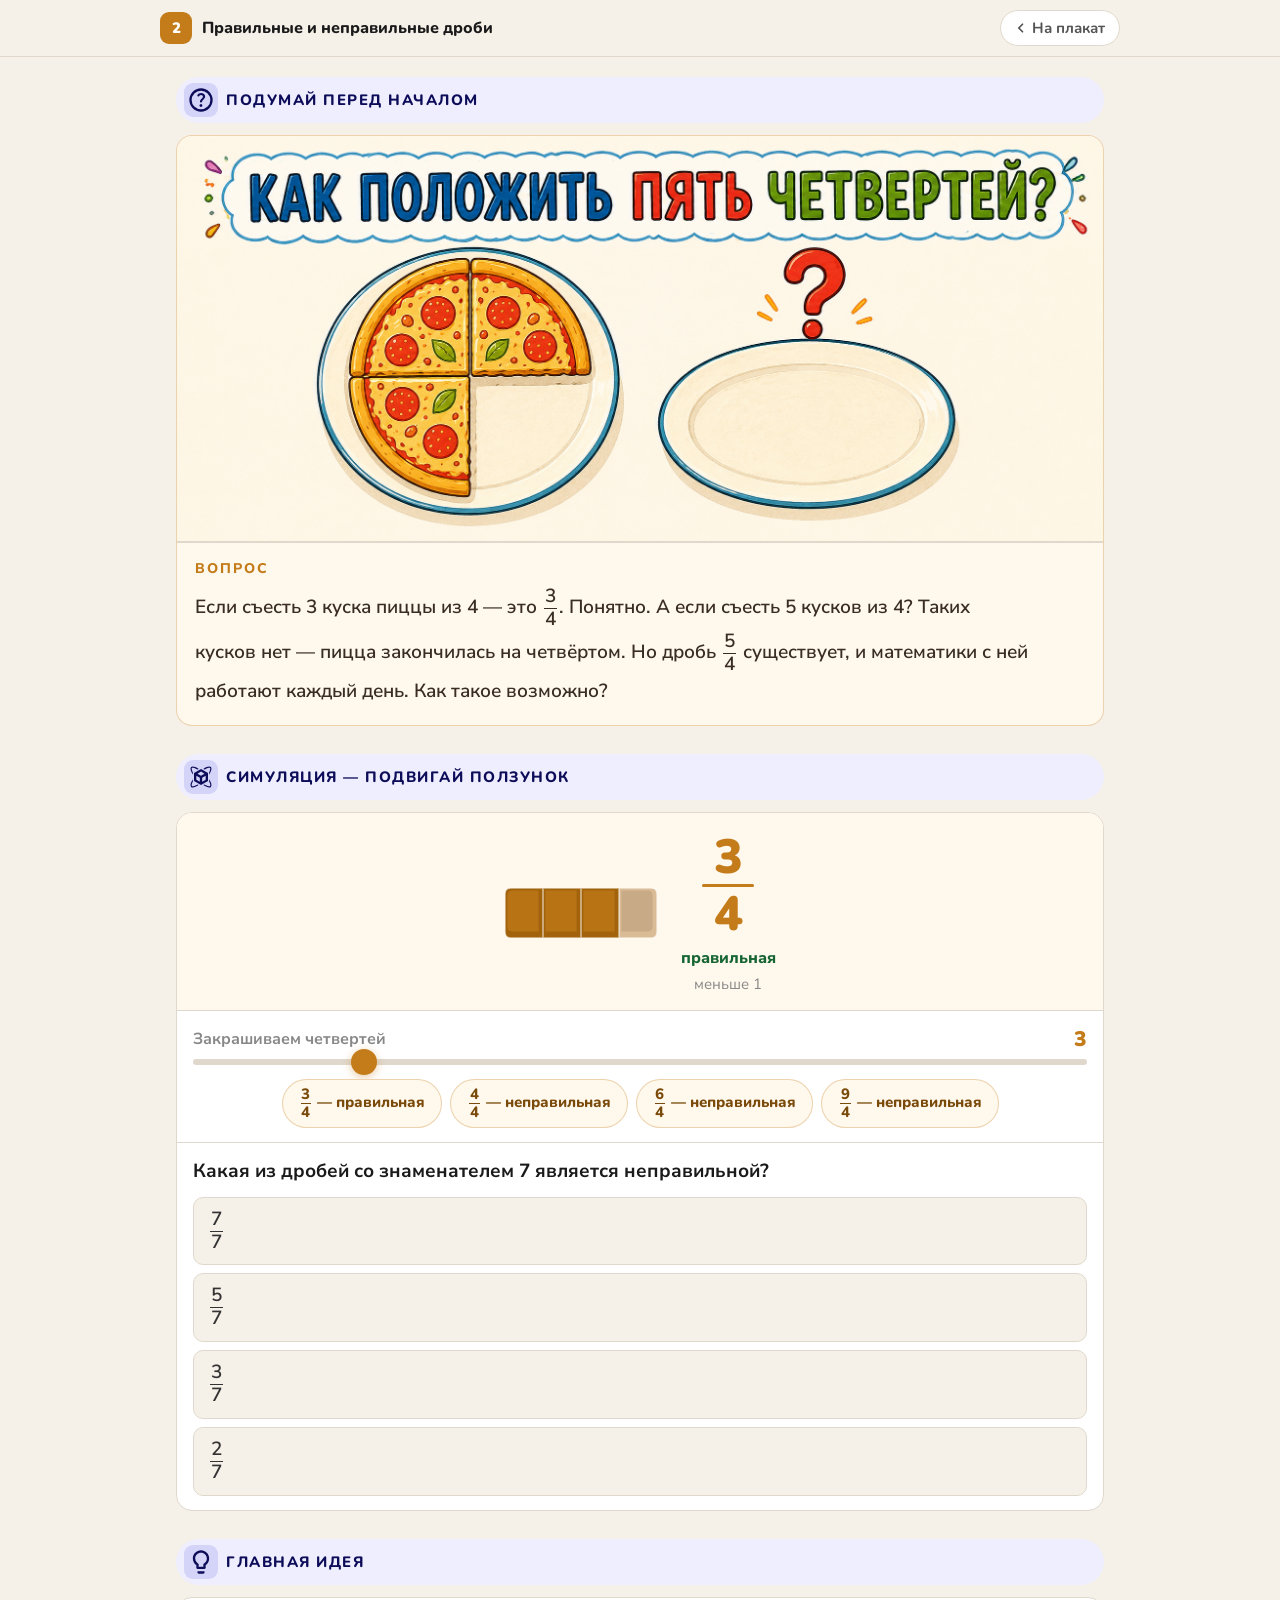
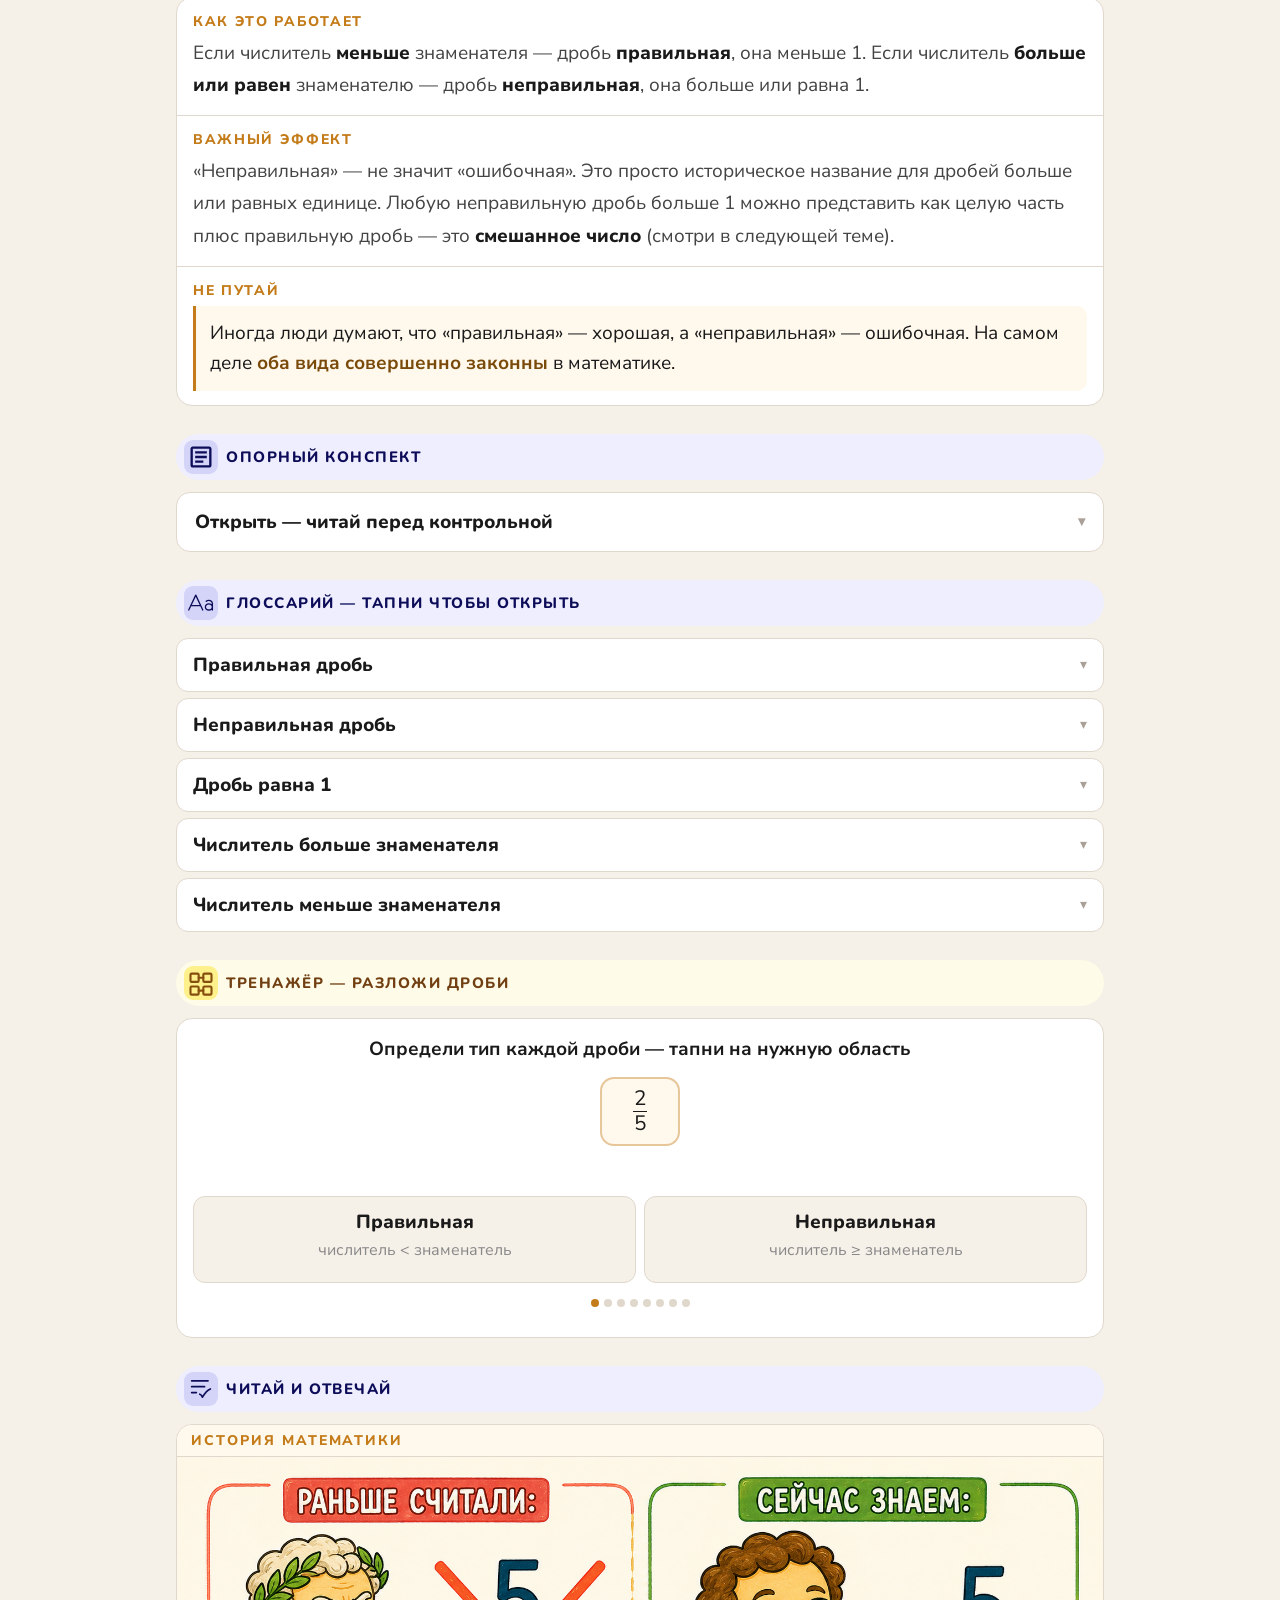
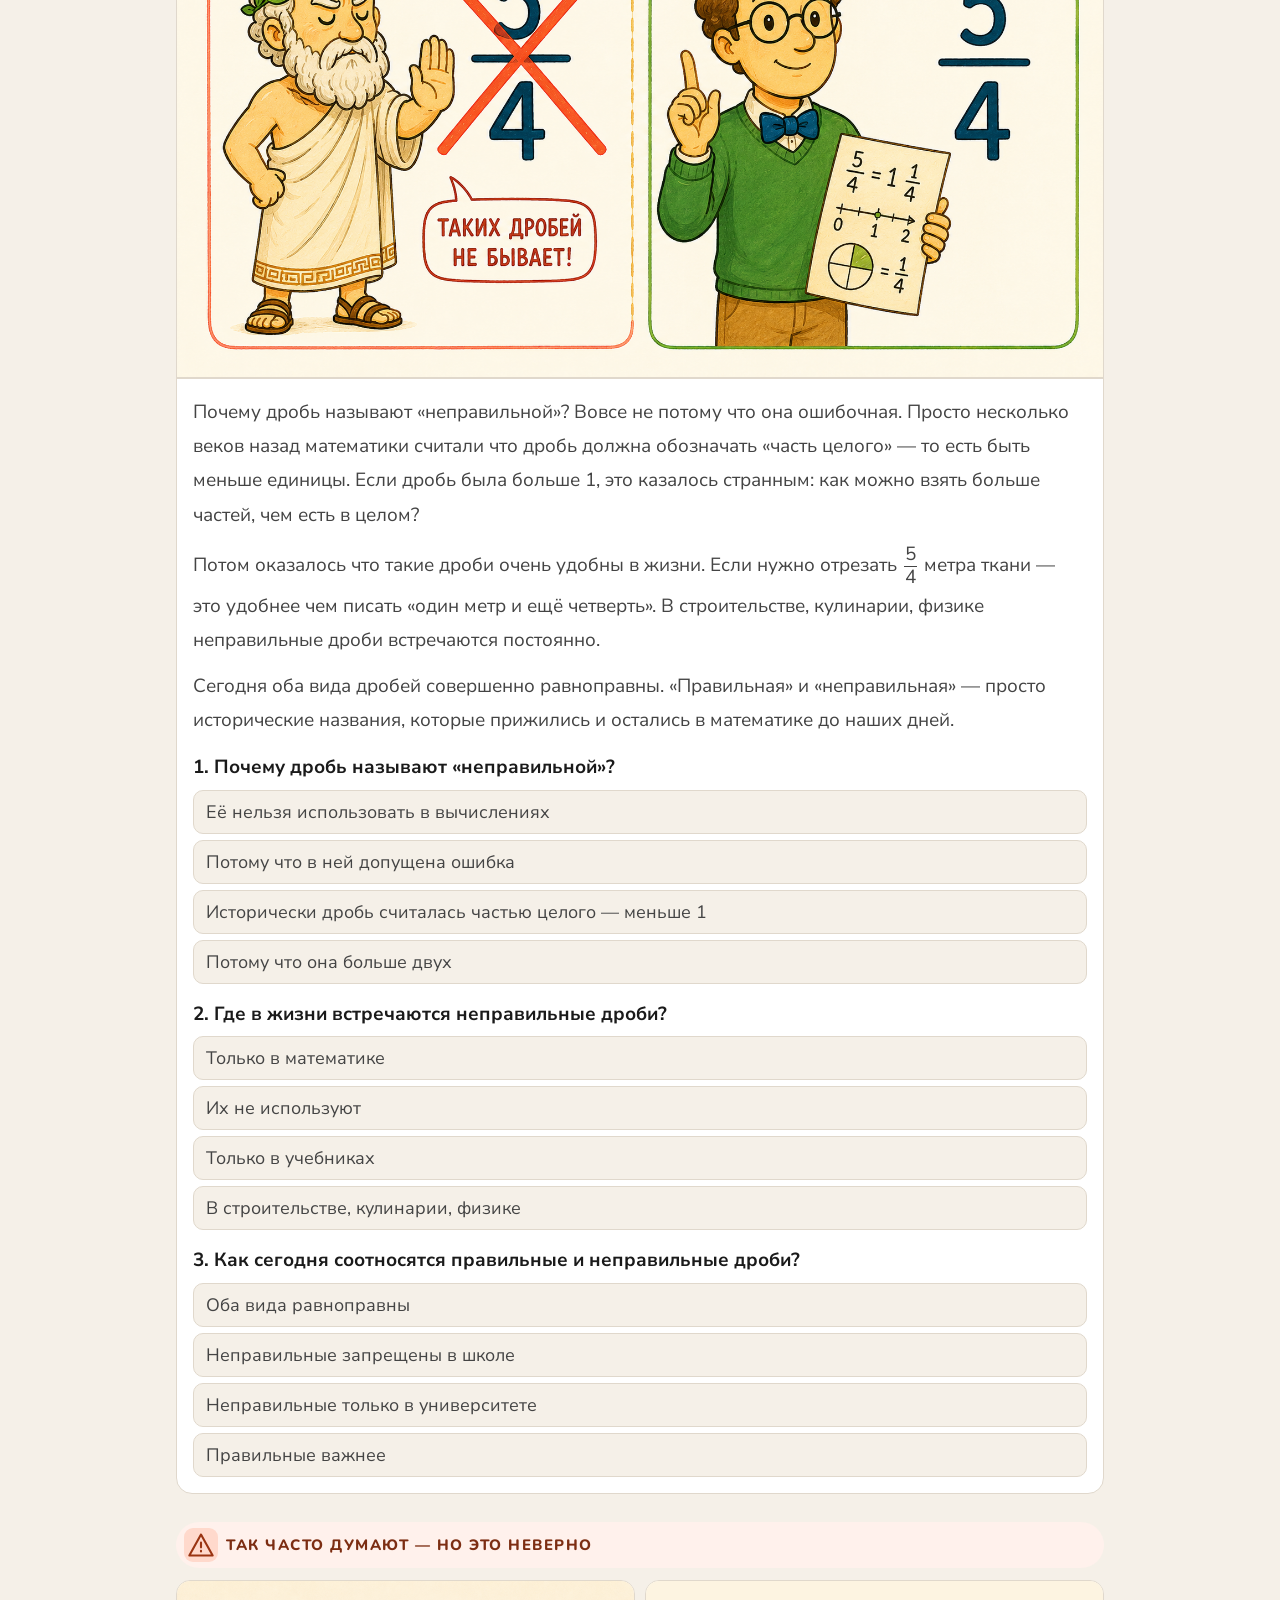
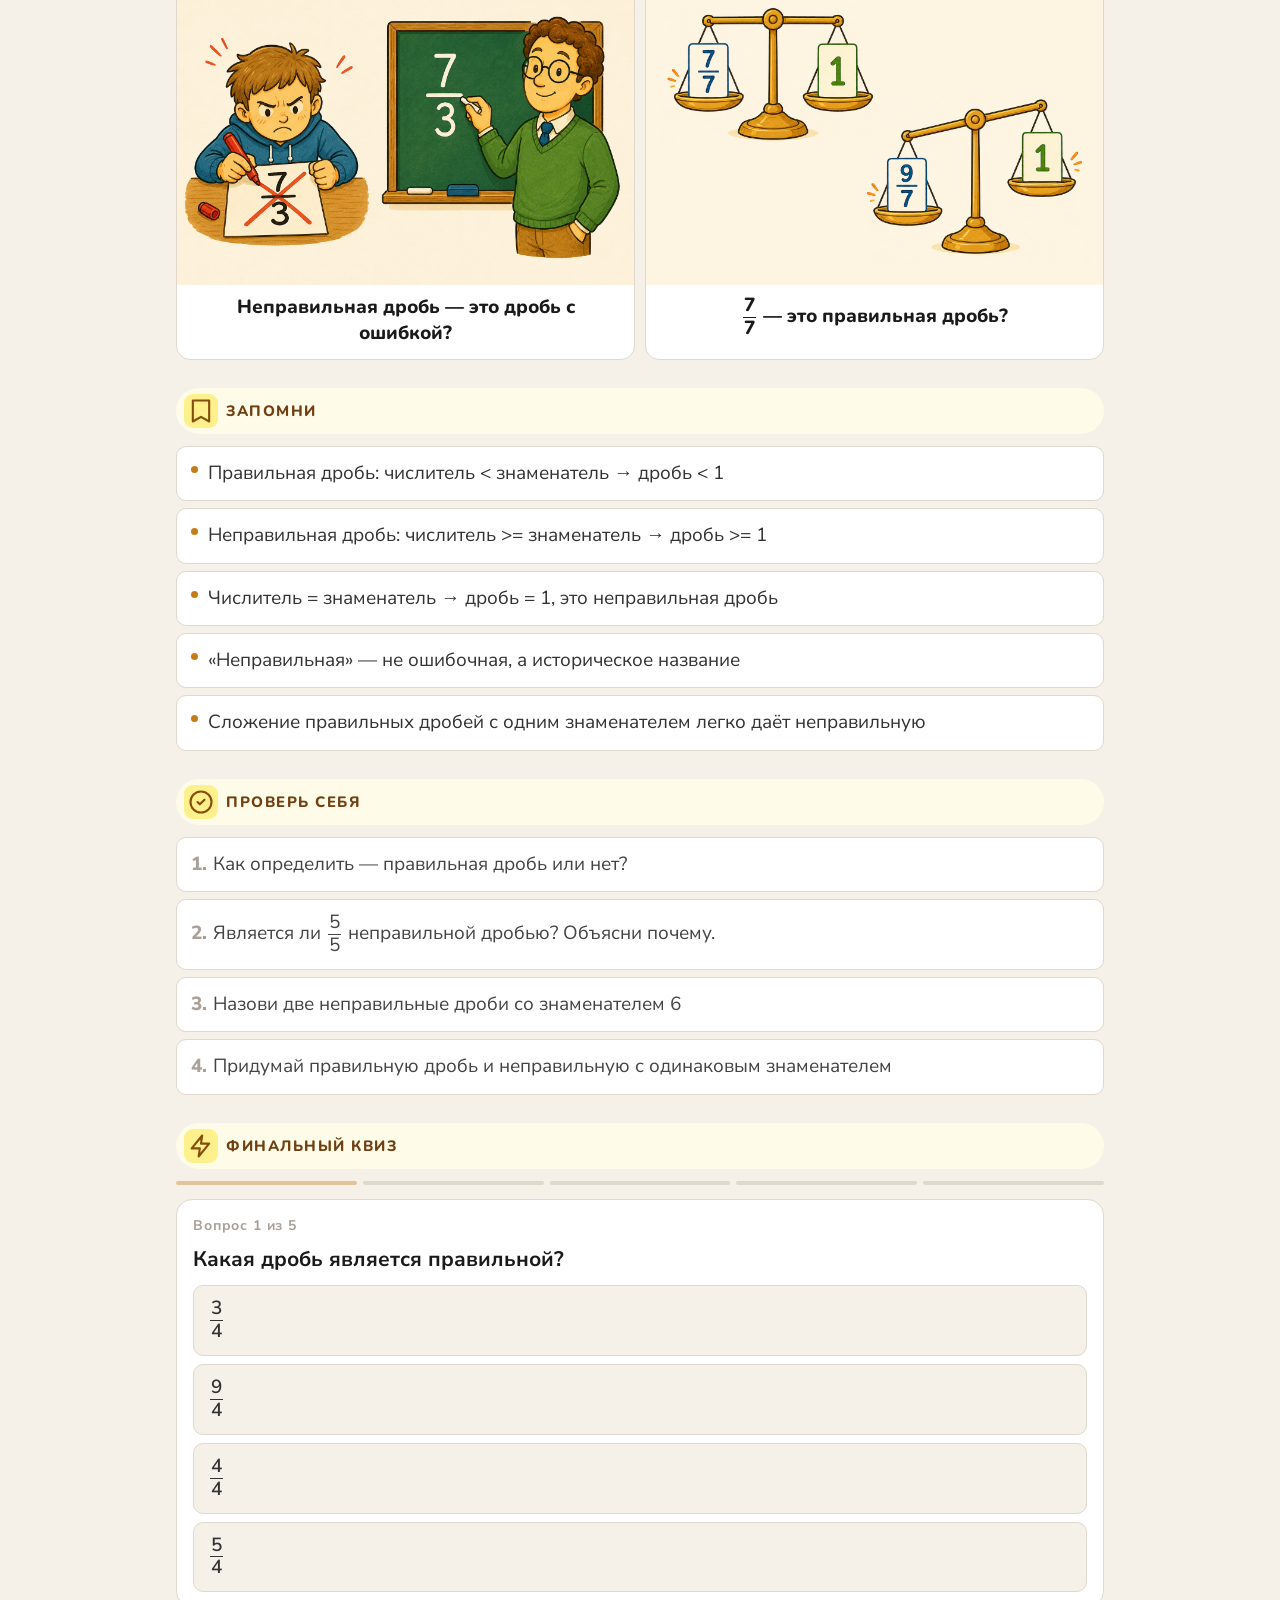
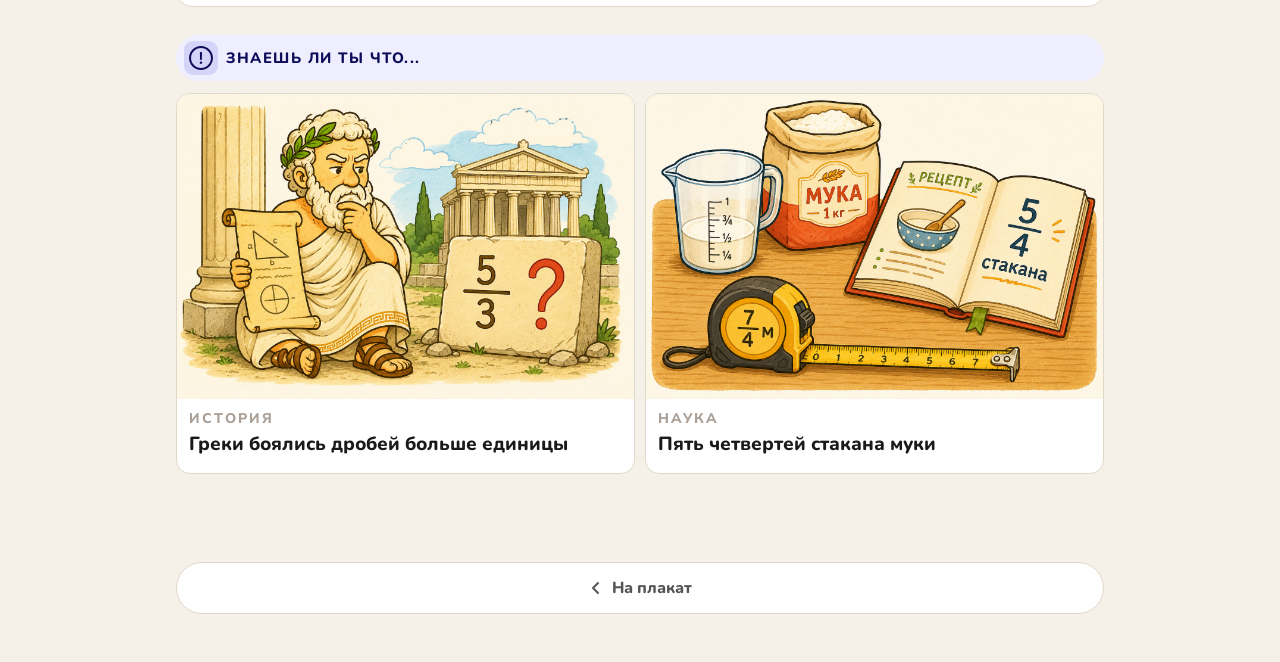
<file: block5/node2.html>
<!DOCTYPE html>
<html lang="ru">
<head>
  <meta charset="UTF-8">
  <meta name="viewport" content="width=device-width, initial-scale=1.0, maximum-scale=1.0">
  <title>Узел 2 · Правильные и неправильные дроби</title>
  <link rel="stylesheet" href="../shared.css">
  <style>

    body { background: #F5F0E8; min-height: 100vh; color: #1a1a1a; }

    .col {
      width: 100%; max-width: 960px; margin: 0 auto;
      padding-left: 16px; padding-right: 16px;
    }
    @media (min-width: 600px) {
      .col { max-width: none; width: min(100vw - 32px, 640px); }
    }
    @media (min-width: 1024px) {
      .col { width: 960px; }
    }

    /* Топбар */
    .topbar {
      position: sticky; top: 0; z-index: 100;
      background: rgba(245,240,232,0.97);
      border-bottom: 1.5px solid #E0D8CC;
      padding: 10px 16px;
    }
    .topbar-inner {
      width: 100%; max-width: 960px; margin: 0 auto;
      display: flex; align-items: center; gap: 10px;
    }
    @media (min-width: 600px) {
      .topbar-inner { max-width: none; width: min(100vw - 32px, 640px); }
    }
    @media (min-width: 1024px) {
      .topbar-inner { width: 960px; }
    }
    
    
    
    

    /* Секции */
    .page { padding: 20px 0 60px; }
    .sec { margin-bottom: 28px; }
    .sec-title {
      display: flex; align-items: center; gap: 7px;
      margin-bottom: 12px;
    }
    .sec-pill {
      display: flex; align-items: center; gap: 8px;
      padding: 6px 14px 6px 8px; border-radius: 50px; width: 100%;
    }
    .sec-pill-icon {
      width: 34px; height: 34px; border-radius: 9px;
      display: flex; align-items: center; justify-content: center;
      flex-shrink: 0;
    }
    .sec-pill-text {
      font-family: var(--font-main); font-size: 15px; font-weight: 800;
      letter-spacing: 0.1em; text-transform: uppercase;
    }
    .sp-learn { background: #EEEEFF; }
    .sp-learn .sec-pill-icon { background: #D4D4F8; }
    .sp-learn .sec-pill-text { color: #0D0C59; }
    .sp-train { background: #FEFCE8; }
    .sp-train .sec-pill-icon { background: #FEF08A; }
    .sp-train .sec-pill-text { color: #713F12; }
    .sp-err { background: #FFF1EC; }
    .sp-err .sec-pill-icon { background: #FFD9CC; }
    .sp-err .sec-pill-text { color: #7C2D12; }

    /* Карточка */
    .card {
      background: #fff;
      border: 1.5px solid #E0D8CC;
      border-radius: 16px; overflow: hidden;
    }

    /* Hook */
    .hook-card {
      background: #FFF8ED; border: 1.5px solid rgba(196,124,26,0.3);
      border-radius: 16px; overflow: hidden;
    }
    .hook-text-wrap { padding: 16px 18px 18px; border-top: 2px solid #E0D8CC; }
    
    

    /* Симуляция */
    .sim-top { background: #FFF8ED; padding: 20px 16px 16px; border-bottom: 1.5px solid #E0D8CC; }
    .choc-wrap { display: flex; align-items: center; justify-content: center; gap: 24px; flex-wrap: wrap; }
    .tiles-row { display: flex; flex-direction: column; align-items: center; justify-content: center; padding: 4px 0; }

    @media (max-width: 599px) {
      .tile-svg { width: 30px !important; height: 38px !important; }
    }

    .frac-disp { display: flex; flex-direction: column; align-items: center; gap: 3px; min-width: 72px; }
    
    .frac-l { width: 52px; height: 3px; background: #C47C1A; border-radius: 2px; }
    
    .frac-type { font-size: 15px; font-weight: 800; text-align: center; margin-top: 6px; min-height: 18px; }
    .frac-cmp  { font-size: 15px; color: #888; text-align: center; margin-top: 2px; }

    .sliders { padding: 14px 16px; display: flex; flex-direction: column; gap: 14px; }
    .slider-row { display: flex; flex-direction: column; gap: 6px; }
    .slider-lbl { display: flex; justify-content: space-between; align-items: center; }
    
    
    input[type=range] { -webkit-appearance: none; width: 100%; height: 6px; border-radius: 3px; background: #E0D8CC; outline: none; cursor: pointer; }
    input[type=range]::-webkit-slider-thumb { -webkit-appearance: none; width: 26px; height: 26px; border-radius: 50%; background: #C47C1A; box-shadow: 0 2px 8px rgba(196,124,26,0.4); cursor: pointer; }

    .presets { padding: 0 16px 14px; display: flex; gap: 8px; flex-wrap: wrap; justify-content: center; }
    .preset-btn {
      background: #FFF8ED; border: 1.5px solid rgba(196,124,26,0.3);
      border-radius: 50px; padding: 6px 16px;
      font-family: var(--font-main); font-size: 15px; font-weight: 800; color: #7A4A0A;
      cursor: pointer; transition: transform 0.12s, background 0.15s; -webkit-tap-highlight-color: transparent;
    }
    .preset-btn:active { transform: scale(0.92); background: #F5E8CC; }

    /* Чек-вопрос */
    .check-wrap { padding: 14px 16px; border-top: 1.5px solid #E0D8CC; }
    
    .check-opts { display: flex; flex-direction: column; gap: 8px; }
    
    
    .check-opt.correct { background: #ECFDF5; border-color: #22C55E; color: #166534; pointer-events: none; }
    .check-opt.wrong   { background: #FEF2F2; border-color: #F87171; color: #991B1B; }
    .check-opt.dis     { pointer-events: none; opacity: 0.4; }
    .check-fb { margin-top: 10px; padding: 10px 14px; border-radius: 10px; font-size: 15px; line-height: 1.5; font-weight: 600; display: none; }
    .check-fb.ok  { background: #ECFDF5; color: #166534; display: block; }
    .check-fb.err { background: #FEF2F2; color: #991B1B; display: block; }

    /* Объяснение */
    .expl-block { padding: 14px 16px; border-bottom: 1.5px solid #E0D8CC; }
    .expl-block:last-child { border-bottom: none; }
    
    
    .expl-t strong { font-weight: 800; color: #1a1a1a; }
    .expl-alert { background: #FFF8ED; border-left: 3px solid #C47C1A; border-radius: 0 10px 10px 0; padding: 12px 14px; line-height: 1.6; color: #1a1a1a; }
    .expl-alert strong { color: #7A4A0A; }

    /* Опорный конспект */
    
    
    
    .cs-toggle.open .cs-toggle-icon { transform: rotate(180deg); }
    .cs-body { display: none; margin-top: 8px; }
    .cs-body.open { display: block; }
    .cs-block { padding: 14px 16px; border-bottom: 1.5px solid #E0D8CC; }
    .cs-block:last-child { border-bottom: none; }
    
    
    .cs-text strong { color: #C47C1A; font-weight: 800; }
    .cs-list { display: flex; flex-direction: column; gap: 7px; }
    
    
    .cs-confusion { display: flex; flex-direction: column; gap: 8px; }
    .cs-conf-row { background: #F5F0E8; border-radius: 10px; padding: 10px 12px; }
    
    

    /* Глоссарий */
    .gloss-list { display: flex; flex-direction: column; gap: 6px; }
    .gloss-item { background: #fff; border: 1.5px solid #E0D8CC; border-radius: 12px; overflow: hidden; cursor: pointer; -webkit-tap-highlight-color: transparent; }
    .gloss-head { padding: 13px 16px; display: flex; align-items: center; justify-content: space-between; gap: 8px; }
    
    
    .gloss-item.open .gloss-arrow { transform: rotate(180deg); }
    
    .gloss-item.open .gloss-body { display: block; }
    .gloss-body em { font-style: normal; font-weight: 700; color: #C47C1A; }

    /* Match */
    .match-cols { display: grid; grid-template-columns: 1fr 1fr; gap: 8px; align-items: stretch; margin-bottom: 10px; }
    .match-col  { display: flex; flex-direction: column; gap: 6px; }
    
    
    .match-item.sel  { border-color: #C47C1A; background: #FFF8ED; }
    .match-item.done { border-color: #22C55E; background: #ECFDF5; color: #166534; pointer-events: none; }
    .match-item.bad  { border-color: #F87171; background: #FEF2F2; animation: shake 0.35s; }
    .match-item.dis  { opacity: 0.32; pointer-events: none; }
    @keyframes shake { 0%,100%{transform:translateX(0)} 25%{transform:translateX(-5px)} 75%{transform:translateX(5px)} }
    
    .match-score span { color: #16A34A; }
    

    /* Чтение */
    
    
    .read-text p { margin-bottom: 12px; }
    .read-text p:last-child { margin-bottom: 0; }
    .read-qs { padding: 0 16px 16px; display: flex; flex-direction: column; gap: 16px; }
    
    .read-opts { display: flex; flex-direction: column; gap: 6px; }
    
    .read-opt.correct { background: #ECFDF5; border-color: #22C55E; color: #166534; pointer-events: none; }
    .read-opt.wrong   { background: #FEF2F2; border-color: #F87171; color: #991B1B; pointer-events: none; }
    .read-opt.dis     { pointer-events: none; opacity: 0.4; }

    /* Misconceptions */
    .misc-grid { display: grid; grid-template-columns: 1fr 1fr; gap: 10px; margin-bottom: 10px; }
    .misc-card {
      background: #fff; border: 1.5px solid #E0D8CC;
      border-radius: 14px; overflow: hidden;
      cursor: pointer; -webkit-tap-highlight-color: transparent;
      transition: border-color 0.2s, box-shadow 0.2s;
    }
    .misc-card.active { border-color: #C47C1A; box-shadow: 0 2px 14px rgba(196,124,26,0.18); }
    .misc-card-img { width: 100%; aspect-ratio: 1; object-fit: contain; display: block; background: #F5F0E8; padding: 8px; }
    
    .misc-panel { display: none; background: #fff; border: 1.5px solid #E0D8CC; border-radius: 14px; overflow: hidden; }
    .misc-panel.open { display: block; }
    .misc-panel-head { background: #FEF2F2; padding: 14px 16px; border-bottom: 1.5px solid #FECACA; display: flex; align-items: flex-start; gap: 10px; }
    .misc-panel-head-icon { flex-shrink: 0; margin-top: 2px; }
    
    .misc-body  { padding: 14px 16px; }
    
    
    

    /* Запомни */
    .remember-list { display: flex; flex-direction: column; gap: 7px; }
    .remember-item { display: flex; align-items: flex-start; gap: 10px; padding: 12px 14px; background: #fff; border: 1.5px solid #E0D8CC; border-radius: 10px; }
    .remember-dot  { width: 7px; height: 7px; border-radius: 50%; background: #C47C1A; flex-shrink: 0; margin-top: 7px; }
    
    .remember-text strong { color: #1a1a1a; font-weight: 800; }

    /* Проверь себя */
    .selfcheck-list { display: flex; flex-direction: column; gap: 7px; }
    
    .selfcheck-num  { font-weight: 800; color: #AAA098; margin-right: 6px; }

    /* Квиз */
    .quiz-prog { display: flex; gap: 6px; margin-bottom: 14px; }
    .quiz-dot  { flex: 1; height: 4px; border-radius: 2px; background: #E0D8CC; transition: background 0.3s; }
    .quiz-dot.done    { background: #C47C1A; }
    .quiz-dot.current { background: rgba(196,124,26,0.38); }
    .quiz-qw  { padding: 16px 16px 10px; }
    
    
    .quiz-opts { padding: 0 16px 14px; display: flex; flex-direction: column; gap: 8px; }
    
    
    .quiz-opt.correct { background: #ECFDF5; border-color: #22C55E; color: #166534; pointer-events: none; }
    .quiz-opt.wrong   { background: #FEF2F2; border-color: #F87171; color: #991B1B; pointer-events: none; }
    .quiz-opt.dis     { pointer-events: none; opacity: 0.32; }
    
    .quiz-explain.show { display: block; }
    .quiz-explain.ok  { background: #ECFDF5; color: #166534; }
    .quiz-explain.err { background: #FEF2F2; color: #991B1B; }
    
    
    .quiz-dot.correct { background: #22C55E; }
    .quiz-dot.wrong   { background: #F87171; }

    /* DYK */
    .dyk-grid  { display: grid; grid-template-columns: 1fr 1fr; gap: 10px; margin-bottom: 10px; }
    .dyk-card  { background: #fff; border: 1.5px solid #E0D8CC; border-radius: 14px; overflow: hidden; cursor: pointer; -webkit-tap-highlight-color: transparent; transition: border-color 0.2s, box-shadow 0.2s; }
    .dyk-card.active { border-color: #C47C1A; box-shadow: 0 2px 14px rgba(196,124,26,0.18); }
    .dyk-card-body { padding: 10px 12px 12px; }
    
    .dyk-panel { display: none; background: #fff; border: 1.5px solid #C47C1A; border-radius: 14px; overflow: hidden; margin-bottom: 10px; }
    .dyk-panel.open { display: block; }
    .dyk-panel-head { background: #FFF8ED; padding: 14px 16px; border-bottom: 1.5px solid rgba(196,124,26,0.2); }

    /* Заглушки */
    .img-placeholder {
      width: 100%; background: #EDE6D8; border: 2px dashed #C4B89A;
      display: flex; flex-direction: column; align-items: center; justify-content: center;
      gap: 8px; color: #8C7A60; font-family: var(--font-main);
      text-align: center; padding: 20px 16px; box-sizing: border-box;
    }
    
    
    
    .img-ph-16-7  { aspect-ratio: 16/7; }
    .img-ph-3-2   { aspect-ratio: 3/2; }
    .img-ph-16-6  { aspect-ratio: 16/6; }

    /* Кнопка внизу */
    .bottom-back { padding: 0 16px 48px; width: 100%; max-width: 960px; margin: 0 auto; }
    @media (min-width: 600px) {
      .bottom-back { max-width: none; width: min(100vw - 32px, 640px); }
    }
    @media (min-width: 1024px) {
      .bottom-back { width: 960px; }
    }
    
    

    /* Экран завершения */
    .finish-ov {
      position: fixed; inset: 0; background: rgba(245,240,232,0.97);
      display: flex; align-items: center; justify-content: center;
      z-index: 200; opacity: 0; pointer-events: none; transition: opacity 0.4s;
    }
    .finish-ov.show { opacity: 1; pointer-events: all; }
    .finish-card {
      background: #fff; border: 1.5px solid #E0D8CC;
      border-radius: 24px; padding: 36px 28px; text-align: center; max-width: 320px; width: 90%;
      transform: scale(0.75); transition: transform 0.45s cubic-bezier(0.34,1.56,0.64,1);
    }
    .finish-ov.show .finish-card { transform: scale(1); }
    
    
    
    .finish-score strong { color: #16A34A; font-weight: 800; }
    .finish-btns  { display: flex; flex-direction: column; gap: 8px; }
    
    
    .finish-btn-pri { background: #C47C1A; color: #fff; }
    .finish-btn-sec { background: #F5F0E8; color: #888; border: 1.5px solid #E0D8CC; }

    /* Масштабирование */
    @media (min-width: 600px) {
      .frac-type    { font-size: clamp(14px, 1.7vw, 16px); }
      .frac-cmp     { font-size: clamp(13px, 1.6vw, 15px); }
      
      
      
      
      
      
      
      
      
      
      
      
      
      
      
      
      
      
      
      
      
      
      
      
      
      
      
      
      
    }

    /* Инлайн-дробь */
    .frac {
      display: inline-grid;
      grid-template-rows: 1fr auto 1fr;
      align-items: center;
      text-align: center;
      vertical-align: middle;
      margin: 0 2px;
      line-height: 1;
    }
    .frac-n, .frac-d { font-size: 1em; line-height: 1.15; }
    .frac-bar { border-top: 1.5px solid currentColor; width: 100%; min-width: 0.7em; }

    /* Sort-тренажёр */
    .sort-wrap { padding: 16px; }
    .sort-task { font-size: 19px; font-weight: 700; color: #1a1a1a; text-align: center; margin-bottom: 14px; line-height: 1.5; }
    .sort-card-wrap { display: flex; flex-direction: column; align-items: center; min-height: 90px; justify-content: center; margin-bottom: 16px; }
    .sort-card {
      display: inline-flex; flex-direction: column; align-items: center; justify-content: center;
      min-width: 80px; min-height: 64px; padding: 8px 20px;
      background: #FFF8ED; border: 2px solid rgba(196,124,26,0.4); border-radius: 14px;
      transition: background 0.2s, border-color 0.2s; cursor: default;
    }
    .sort-card .frac { font-size: 1.3em; }
    .sort-card.ok   { background: #ECFDF5; border-color: #22C55E; }
    .sort-card.err  { background: #FEF2F2; border-color: #F87171; }
    .sort-hint { margin-top: 10px; font-size: 16px; color: #991B1B; font-weight: 600; text-align: center; line-height: 1.5; min-height: 24px; }
    .sort-zones { display: grid; grid-template-columns: 1fr 1fr; gap: 8px; margin-bottom: 16px; }
    .sort-zone {
      background: #F5F0E8; border: 1.5px solid #E0D8CC; border-radius: 12px;
      padding: 12px 8px; text-align: center; cursor: pointer;
      transition: background 0.15s, transform 0.1s; -webkit-tap-highlight-color: transparent;
    }
    .sort-zone:active { transform: scale(0.96); background: #EDE6D8; }
    .sort-zone-label { font-family: var(--font-main); font-size: 19px; font-weight: 800; color: #1a1a1a; margin-bottom: 4px; }
    .sort-zone-sub { font-size: 16px; color: #888; line-height: 1.4; }
    .sort-zone-items { display: flex; flex-wrap: wrap; gap: 4px; justify-content: center; margin-top: 8px; min-height: 0; }
    .sort-prog { display: flex; gap: 5px; justify-content: center; margin-bottom: 14px; }
    .sort-dot { width: 8px; height: 8px; border-radius: 50%; background: #E0D8CC; transition: background 0.2s; }
    .sort-dot.ok  { background: #22C55E; }
    .sort-dot.err { background: #F87171; }
    .sort-dot.cur { background: #C47C1A; }
    .sort-finish { display: none; text-align: center; padding: 8px 0 4px; }
    .sort-finish-score { font-family: var(--font-main); font-size: 17px; font-weight: 800; color: #1a1a1a; margin-bottom: 10px; }
    .sort-again { background: #F5F0E8; border: 1.5px solid #E0D8CC; border-radius: 50px; padding: 8px 20px; font-family: var(--font-main); font-size: 16px; font-weight: 700; color: #888; cursor: pointer; }
    .sort-hint { margin-top: 10px; font-size: 16px; color: #991B1B; font-weight: 600; text-align: center; line-height: 1.5; min-height: 24px; }

  </style>
</head>
<body>

<div class="topbar">
  <div class="topbar-inner">
    <div class="topbar-badge">2</div>
    <div class="topbar-title">Правильные и неправильные дроби</div>
    <a href="index.html" class="topbar-back">
      <svg width="12" height="12" viewBox="0 0 16 16" fill="none"><path d="M10 3L5 8L10 13" stroke="currentColor" stroke-width="2.2" stroke-linecap="round" stroke-linejoin="round"/></svg>
      На плакат
    </a>
  </div>
</div>

<div class="page">
<div class="col">

  <!-- 1. HOOK -->
  <div class="sec">
    <div class="sec-title"><div class="sec-pill sp-learn"><div class="sec-pill-icon"><svg width="28" height="28" viewBox="0 0 24 24" fill="#0D0C59"><path d="M11.95 18q.525 0 .888-.363t.362-.887t-.362-.888t-.888-.362t-.887.363t-.363.887t.363.888t.887.362m.05 4q-2.075 0-3.9-.788t-3.175-2.137T2.788 15.9T2 12t.788-3.9t2.137-3.175T8.1 2.788T12 2t3.9.788t3.175 2.137T21.213 8.1T22 12t-.788 3.9t-2.137 3.175t-3.175 2.138T12 22m0-2q3.35 0 5.675-2.325T20 12t-2.325-5.675T12 4T6.325 6.325T4 12t2.325 5.675T12 20m.1-12.3q.625 0 1.088.4t.462 1q0 .55-.337.975t-.763.8q-.575.5-1.012 1.1t-.438 1.35q0 .35.263.588t.612.237q.375 0 .638-.25t.337-.625q.1-.525.45-.937t.75-.788q.575-.55.988-1.2t.412-1.45q0-1.275-1.037-2.087T12.1 6q-.95 0-1.812.4T8.975 7.625q-.175.3-.112.638t.337.512q.35.2.725.125t.625-.425q.275-.375.688-.575t.862-.2"/></svg></div><span class="sec-pill-text">Подумай перед началом</span></div></div>
    <div class="hook-card">
      <img src="node2_img1.png" alt="Hook" style="width:100%;aspect-ratio:16/7;object-fit:cover;display:block;border-radius:12px 12px 0 0;">
      <div class="hook-text-wrap">
        <div class="hook-label">Вопрос</div>
        <div class="hook-text">Если съесть 3 куска пиццы из 4 — это <span class="frac"><span class="frac-n">3</span><span class="frac-bar"></span><span class="frac-d">4</span></span>. Понятно. А если съесть 5 кусков из 4? Таких кусков&nbsp;нет&nbsp;— пицца закончилась на четвёртом. Но дробь <span class="frac"><span class="frac-n">5</span><span class="frac-bar"></span><span class="frac-d">4</span></span> существует, и математики с ней работают каждый день. Как такое возможно?</div>
      </div>
    </div>
  </div>

  <!-- 2. СИМУЛЯЦИЯ -->
  <div class="sec">
    <div class="sec-title"><div class="sec-pill sp-learn"><div class="sec-pill-icon"><svg width="28" height="28" viewBox="0 0 512 512" fill="#0D0C59"><path fill-rule="evenodd" d="M421.935 90.066c2.286 2.287 5.356 7.973 4.013 21.398c-1.323 13.221-6.731 30.687-16.845 51.505a306 306 0 0 1-3.77 7.492v42.31c39.823-61.993 54.037-115.44 31.687-137.79c-22.529-22.528-76.652-7.907-139.277 32.646l20.879 12.054c10.535-6.46 20.717-12.073 30.411-16.783c20.817-10.114 38.283-15.522 51.504-16.845c13.425-1.343 19.112 1.727 21.398 4.013M405.333 341.54v-42.31c39.823 61.993 54.037 115.44 31.687 137.79c-22.536 22.536-76.689 7.897-139.341-32.687l20.877-12.053c10.559 6.477 20.763 12.104 30.477 16.823c20.817 10.114 38.283 15.522 51.505 16.845c13.424 1.343 19.111-1.727 21.397-4.013c2.287-2.287 5.357-7.973 4.013-21.398c-1.322-13.221-6.73-30.687-16.845-51.505a306 306 0 0 0-3.77-7.492m-211.888 50.74l20.876 12.053c-62.651 40.584-116.804 55.223-139.34 32.687c-22.35-22.35-8.136-75.795 31.686-137.788v42.31a309 309 0 0 0-3.769 7.49c-10.114 20.818-15.522 38.284-16.845 51.505c-1.343 13.425 1.727 19.111 4.013 21.398c2.287 2.286 7.973 5.356 21.398 4.013c13.221-1.323 30.687-6.731 51.505-16.845c9.713-4.719 19.917-10.346 30.476-16.823M74.981 74.981c-22.35 22.35-8.136 75.795 31.686 137.788v-42.311a308 308 0 0 1-3.769-7.489c-10.114-20.818-15.522-38.284-16.845-51.505c-1.343-13.425 1.727-19.111 4.013-21.398c2.287-2.286 7.973-5.356 21.398-4.013c13.221 1.323 30.687 6.73 51.505 16.845c9.693 4.709 19.874 10.322 30.41 16.782l20.878-12.054C151.633 67.074 97.51 52.453 74.981 74.981M256 108.16l128 73.901v147.801l-128 73.901l-128-73.901V182.06zm85.333 123.132v73.937l-64 36.95v-73.937zm-106.666 36.95v73.937l-64-36.95v-73.937zM256 231.291l-63.969-36.933L256 157.426l63.969 36.932z" clip-rule="evenodd"/></svg></div><span class="sec-pill-text">Симуляция — подвигай ползунок</span></div></div>
    <div class="card">
      <div class="sim-top">
        <div class="choc-wrap">
          <div id="tilesRow" class="tiles-row"></div>
          <div class="frac-disp">
            <div class="sim-n" id="fN">3</div>
            <div class="frac-l"></div>
            <div class="sim-d">4</div>
            <div class="frac-type" id="fType">правильная</div>
            <div class="frac-cmp" id="fCmp">меньше 1</div>
          </div>
        </div>
      </div>
      <div class="sliders">
        <div class="slider-row">
          <div class="slider-lbl">
            <span class="slider-lbl-t">Закрашиваем четвертей</span>
            <span class="slider-val" id="numV">3</span>
          </div>
          <input type="range" id="numS" min="1" max="12" value="3" step="1">
        </div>
      </div>
      <div class="presets">
        <button class="preset-btn" id="pBtn1" onclick="setNum(3)"></button>
        <button class="preset-btn" id="pBtn2" onclick="setNum(4)"></button>
        <button class="preset-btn" id="pBtn3" onclick="setNum(6)"></button>
        <button class="preset-btn" id="pBtn4" onclick="setNum(9)"></button>
      </div>
      <div class="check-wrap">
        <div class="check-q">Какая из дробей со знаменателем 7 является неправильной?</div>
        <div class="check-opts" id="checkOpts"></div>
        <div class="check-fb" id="checkFb"></div>
      </div>
    </div>
  </div>

  <!-- 3. ОБЪЯСНЕНИЕ -->
  <div class="sec">
    <div class="sec-title"><div class="sec-pill sp-learn"><div class="sec-pill-icon"><svg width="28" height="28" viewBox="0 0 24 24" fill="#0D0C59"><path d="M9 21c0 .55.45 1 1 1h4c.55 0 1-.45 1-1v-1H9zm3-19C8.14 2 5 5.14 5 9c0 2.38 1.19 4.47 3 5.74V17c0 .55.45 1 1 1h6c.55 0 1-.45 1-1v-2.26c1.81-1.27 3-3.36 3-5.74c0-3.86-3.14-7-7-7m2.85 11.1l-.85.6V16h-4v-2.3l-.85-.6A5 5 0 0 1 7 9c0-2.76 2.24-5 5-5s5 2.24 5 5c0 1.63-.8 3.16-2.15 4.1"/></svg></div><span class="sec-pill-text">Главная идея</span></div></div>
    <div class="card">
      <div class="expl-block">
        <div class="expl-lbl">Как это работает</div>
        <div class="expl-t">Если числитель <strong>меньше</strong> знаменателя — дробь <strong>правильная</strong>, она меньше 1. Если числитель <strong>больше или равен</strong> знаменателю — дробь <strong>неправильная</strong>, она больше или равна 1.</div>
      </div>
      <div class="expl-block">
        <div class="expl-lbl">Важный эффект</div>
        <div class="expl-t">«Неправильная» — не значит «ошибочная». Это просто историческое название для дробей больше или равных единице. Любую неправильную дробь больше 1 можно представить как целую часть плюс правильную дробь — это <strong>смешанное число</strong> (смотри в следующей теме).</div>
      </div>
      <div class="expl-block">
        <div class="expl-lbl">Не путай</div>
        <div class="expl-alert">Иногда люди думают, что «правильная» — хорошая, а «неправильная» — ошибочная. На самом деле <strong>оба вида совершенно законны</strong> в математике.</div>
      </div>
    </div>
  </div>

  <!-- 4. ОПОРНЫЙ КОНСПЕКТ -->
  <div class="sec">
    <div class="sec-title"><div class="sec-pill sp-learn"><div class="sec-pill-icon"><svg width="28" height="28" viewBox="0 0 24 24" fill="#0D0C59"><path d="M5 3c-1.11 0-2 .89-2 2v14c0 1.11.89 2 2 2h14c1.11 0 2-.89 2-2V5c0-1.11-.89-2-2-2zm0 2h14v14H5zm2 2v2h10V7zm0 4v2h10v-2zm0 4v2h7v-2z"/></svg></div><span class="sec-pill-text">Опорный конспект</span></div></div>
    <button class="cs-toggle" id="csToggle" onclick="toggleCS()">
      <span>Открыть — читай перед контрольной</span>
      <span class="cs-toggle-icon">&#9662;</span>
    </button>
    <div class="cs-body card" id="csBody">
      <div class="cs-block">
        <div class="cs-lbl">Что это</div>
        <div class="cs-text">Правильная дробь — числитель меньше знаменателя, дробь меньше 1. Неправильная — числитель больше или равен знаменателю, дробь больше или равна 1.</div>
      </div>
      <div class="cs-block">
        <div class="cs-lbl">Главные факты</div>
        <div class="cs-list">
          <div class="cs-item">Правильная дробь: числитель &lt; знаменатель → дробь &lt; 1. Пример: <span class="frac"><span class="frac-n">3</span><span class="frac-bar"></span><span class="frac-d">7</span></span></div>
          <div class="cs-item">Неправильная дробь: числитель &gt;= знаменатель → дробь &gt;= 1. Примеры: <span class="frac"><span class="frac-n">9</span><span class="frac-bar"></span><span class="frac-d">7</span></span>, <span class="frac"><span class="frac-n">7</span><span class="frac-bar"></span><span class="frac-d">7</span></span></div>
          <div class="cs-item">Числитель = знаменатель → дробь = 1, это тоже неправильная. Пример: <span class="frac"><span class="frac-n">7</span><span class="frac-bar"></span><span class="frac-d">7</span></span> = 1</div>
          <div class="cs-item">«Неправильная» — историческое название, не значит «ошибочная»</div>
          <div class="cs-item"><span class="frac"><span class="frac-n">3</span><span class="frac-bar"></span><span class="frac-d">5</span></span> + <span class="frac"><span class="frac-n">4</span><span class="frac-bar"></span><span class="frac-d">5</span></span> = <span class="frac"><span class="frac-n">7</span><span class="frac-bar"></span><span class="frac-d">5</span></span> — сложение правильных дробей легко даёт неправильную</div>
        </div>
      </div>
      <div class="cs-block">
        <div class="cs-lbl">Не путать</div>
        <div class="cs-confusion">
          <div class="cs-conf-row">
            <div class="cs-conf-wrong">«Неправильная» = ошибочная — неверно</div>
            <div class="cs-conf-right">«Неправильная» = больше или равна 1. Оба вида равноправны.</div>
          </div>
          <div class="cs-conf-row">
            <div class="cs-conf-wrong">«Неправильная» — только когда числитель строго больше знаменателя — неверно</div>
            <div class="cs-conf-right"><span class="frac"><span class="frac-n">7</span><span class="frac-bar"></span><span class="frac-d">7</span></span> тоже неправильная: числитель равен знаменателю, дробь = 1. Неправильная — когда числитель ≥ знаменатель.</div>
          </div>
        </div>
      </div>
      <div class="cs-block">
        <div class="cs-lbl">Приём для запоминания</div>
        <div class="cs-hint">Правильная — числитель не вышел за знаменатель (3 &lt; 7). Неправильная — числитель вышел наружу (9 &gt; 7).</div>
      </div>
    </div>
  </div>

  <!-- 5. ГЛОССАРИЙ -->
  <div class="sec">
    <div class="sec-title"><div class="sec-pill sp-learn"><div class="sec-pill-icon"><svg width="28" height="28" viewBox="0 0 256 256" fill="#0D0C59"><path d="M85.43 53.45a6 6 0 0 0-10.86 0l-64 136a6 6 0 1 0 10.86 5.11L38.63 158h82.74l17.2 36.55a6 6 0 1 0 10.86-5.11ZM44.28 146L80 70.09L115.72 146ZM200 98c-12.21 0-21.71 3.28-28.23 9.74a6 6 0 0 0 8.46 8.52c4.18-4.15 10.84-6.26 19.77-6.26c14.34 0 26 9.87 26 22v7.24a40.36 40.36 0 0 0-26-9.24c-20.95 0-38 15.25-38 34s17.05 34 38 34a40.36 40.36 0 0 0 26-9.24V192a6 6 0 0 0 12 0v-60c0-18.75-17-34-38-34m0 88c-14.34 0-26-9.87-26-22s11.66-22 26-22s26 9.87 26 22s-11.66 22-26 22"/></svg></div><span class="sec-pill-text">Глоссарий — тапни чтобы открыть</span></div></div>
    <div class="gloss-list" id="glossList"></div>
  </div>

  <!-- 6. ТРЕНАЖЁР -->
  <div class="sec">
    <div class="sec-title"><div class="sec-pill sp-train"><div class="sec-pill-icon"><svg width="28" height="28" viewBox="0 0 24 24" fill="none" stroke="#854D0E" stroke-width="1.8" stroke-linecap="round" stroke-linejoin="round"><rect x="3" y="4" width="7" height="7" rx="1"/><rect x="14" y="4" width="7" height="7" rx="1"/><rect x="3" y="15" width="7" height="7" rx="1"/><rect x="14" y="15" width="7" height="7" rx="1"/><path d="M10 7.5h4M10 18.5h4"/></svg></div><span class="sec-pill-text">Тренажёр — разложи дроби</span></div></div>
    <div class="card sort-wrap">
      <div class="sort-task">Определи тип каждой дроби — тапни на нужную область</div>
      <div class="sort-card-wrap">
        <div class="sort-card" id="sortCard"></div>
        <div class="sort-hint" id="sortHint"></div>
      </div>
      <div class="sort-zones">
        <div class="sort-zone" id="sz0" onclick="sortTap(0)">
          <div class="sort-zone-label">Правильная</div>
          <div class="sort-zone-sub">числитель &lt; знаменатель</div>
          <div class="sort-zone-items" id="sz0items"></div>
        </div>
        <div class="sort-zone" id="sz1" onclick="sortTap(1)">
          <div class="sort-zone-label">Неправильная</div>
          <div class="sort-zone-sub">числитель ≥ знаменатель</div>
          <div class="sort-zone-items" id="sz1items"></div>
        </div>
      </div>
      <div class="sort-prog" id="sortProg"></div>
      <div class="sort-finish" id="sortFinish">
        <div class="sort-finish-score" id="sortScore"></div>
        <button class="sort-again" onclick="initSort()">Ещё раз</button>
      </div>
    </div>
  </div>

  <!-- 7. ЧТЕНИЕ -->
  <div class="sec">
    <div class="sec-title"><div class="sec-pill sp-learn"><div class="sec-pill-icon"><svg width="28" height="28" viewBox="0 0 24 24" fill="none" stroke="#0D0C59" stroke-linecap="round" stroke-width="1.5"><path stroke-linejoin="round" d="M11 16.5s1.5.5 2.25 2.5c0 0 3.573-5.833 6.75-7"/><path d="M4 5h14M4 10h11M4 15h4"/></svg></div><span class="sec-pill-text">Читай и отвечай</span></div></div>
    <div class="card">
      <div class="read-tag">История математики</div>
      <img src="node2_img2.png" alt="Reading-quiz" style="width:100%;height:auto;display:block;border-radius:0;border-bottom:2px solid #E0D8CC;">
      <div class="read-text">
        <p>Почему дробь называют «неправильной»? Вовсе не потому что она ошибочная. Просто несколько веков назад математики считали что дробь должна обозначать «часть целого» — то есть быть меньше единицы. Если дробь была больше 1, это казалось странным: как можно взять больше частей, чем есть в целом?</p>
        <p>Потом оказалось что такие дроби очень удобны в жизни. Если нужно отрезать <span class="frac"><span class="frac-n">5</span><span class="frac-bar"></span><span class="frac-d">4</span></span> метра ткани — это удобнее чем писать «один метр и ещё четверть». В строительстве, кулинарии, физике неправильные дроби встречаются постоянно.</p>
        <p>Сегодня оба вида дробей совершенно равноправны. «Правильная» и «неправильная» — просто исторические названия, которые прижились и остались в математике до наших дней.</p>
      </div>
      <div class="read-qs" id="readQs"></div>
    </div>
  </div>

  <!-- 8. MISCONCEPTIONS -->
  <div class="sec">
    <div class="sec-title"><div class="sec-pill sp-err"><div class="sec-pill-icon"><svg width="28" height="28" viewBox="0 0 24 24" fill="none" stroke="#9A3412" stroke-width="1.8" stroke-linecap="round" stroke-linejoin="round"><path d="M12 3L2 21h20L12 3z"/><path d="M12 10v4M12 17v.5"/></svg></div><span class="sec-pill-text">Так часто думают — но это неверно</span></div></div>
    <div class="misc-grid" id="miscGrid"></div>
    <div class="misc-panel" id="miscPanel"></div>
  </div>

  <!-- 9. ЗАПОМНИ -->
  <div class="sec">
    <div class="sec-title"><div class="sec-pill sp-train"><div class="sec-pill-icon"><svg width="28" height="28" viewBox="0 0 24 24" fill="none" stroke="#854D0E" stroke-width="1.8" stroke-linecap="round" stroke-linejoin="round"><path d="M5 3v18l7-4 7 4V3H5z"/></svg></div><span class="sec-pill-text">Запомни</span></div></div>
    <div class="remember-list" id="rememberList"></div>
  </div>

  <!-- 10. ПРОВЕРЬ СЕБЯ -->
  <div class="sec">
    <div class="sec-title"><div class="sec-pill sp-train"><div class="sec-pill-icon"><svg width="28" height="28" viewBox="0 0 24 24" fill="none" stroke="#854D0E" stroke-width="1.8" stroke-linecap="round" stroke-linejoin="round"><circle cx="12" cy="12" r="9"/><path d="M9 12l2 2 4-4"/></svg></div><span class="sec-pill-text">Проверь себя</span></div></div>
    <div class="selfcheck-list" id="selfcheckList"></div>
  </div>

  <!-- 11. ФИНАЛЬНЫЙ КВИЗ -->
  <div class="sec">
    <div class="sec-title"><div class="sec-pill sp-train"><div class="sec-pill-icon"><svg width="28" height="28" viewBox="0 0 24 24" fill="none" stroke="#854D0E" stroke-width="1.8" stroke-linecap="round" stroke-linejoin="round"><path d="M13 3L4 14h7l-1 7 9-11h-7l1-7z"/></svg></div><span class="sec-pill-text">Финальный квиз</span></div></div>
    <div class="quiz-prog" id="qProg"></div>
    <div class="card" id="qCard"></div>
  </div>

  <!-- 12. DYK -->
  <div class="sec">
    <div class="sec-title"><div class="sec-pill sp-learn"><div class="sec-pill-icon"><svg width="28" height="28" viewBox="0 0 56 56" fill="#0D0C59"><path d="M28 51.906c13.055 0 23.906-10.828 23.906-23.906c0-13.055-10.875-23.906-23.93-23.906C14.899 4.094 4.095 14.945 4.095 28c0 13.078 10.828 23.906 23.906 23.906m0-3.984C16.937 47.922 8.1 39.062 8.1 28c0-11.04 8.813-19.922 19.876-19.922c11.039 0 19.921 8.883 19.945 19.922c.023 11.063-8.883 19.922-19.922 19.922m-.023-15.68c1.124 0 1.757-.633 1.78-1.851l.352-12.375c.024-1.196-.914-2.086-2.156-2.086c-1.266 0-2.156.867-2.133 2.062l.305 12.399c.023 1.195.68 1.851 1.852 1.851m0 7.617c1.335 0 2.53-1.078 2.53-2.437c0-1.383-1.171-2.438-2.53-2.438c-1.383 0-2.532 1.078-2.532 2.438c0 1.336 1.172 2.437 2.532 2.437"/></svg></div><span class="sec-pill-text">Знаешь ли ты что...</span></div></div>
    <div class="dyk-grid" id="dykGrid"></div>
    <div class="dyk-panel" id="dykPanel"></div>
  </div>

</div>
</div>

<div class="bottom-back">
  <a href="index.html" class="back-to-poster">
    <svg width="16" height="16" viewBox="0 0 16 16" fill="none"><path d="M10 3L5 8L10 13" stroke="currentColor" stroke-width="2" stroke-linecap="round" stroke-linejoin="round"/></svg>
    На плакат
  </a>
</div>

<div class="finish-ov" id="finOv">
  <div class="finish-card">
    <div class="finish-icon">&#10003;</div>
    <div class="finish-title">Тема пройдена!</div>
    <div class="finish-score">Квиз: <strong id="finScore">5 из 5</strong></div>
    <div class="finish-btns">
      <a href="index.html" class="finish-btn finish-btn-sec">На плакат</a>
      <button class="finish-btn finish-btn-pri" onclick="finStay()">Остаться в теме</button>
    </div>
  </div>
</div>

<script src="../shared.js"></script>
<script>

function fr(n, d) {
  return '<span class="frac"><span class="frac-n">' + n + '</span><span class="frac-bar"></span><span class="frac-d">' + d + '</span></span>';
}
function fri(n, d) { return ' ' + fr(n, d) + ' '; }

function shuffleArr(arr) {
  var a = arr.slice(), i, j, t;
  for (i = a.length - 1; i > 0; i--) {
    j = Math.floor(Math.random() * (i + 1));
    t = a[i]; a[i] = a[j]; a[j] = t;
  }
  return a;
}

var GLOSSARY = [
  {term:'Правильная дробь',  def:'Дробь, у которой числитель меньше знаменателя. Такая дробь меньше 1. Пример: <em>' + fr(3,7) + '</em>, <em>' + fr(1,2) + '</em>, <em>' + fr(5,8) + '</em>.'},
  {term:'Неправильная дробь',def:'Дробь, у которой числитель больше знаменателя или равен ему. Такая дробь больше 1 или равна 1. Примеры: <em>' + fr(7,3) + '</em>, <em>' + fr(8,5) + '</em>, <em>' + fr(4,4) + '</em> (= 1).'},
  {term:'Дробь равна 1',    def:'Когда числитель равен знаменателю, дробь равна 1 — это неправильная дробь.<br>Например: <em>' + fr(4,4) + '</em> = 1, <em>' + fr(7,7) + '</em> = 1.'},
  {term:'Числитель больше знаменателя', def:'Признак неправильной дроби. Если числитель &gt; знаменатель — дробь &gt; 1. Пример: <em>' + fr(9,7) + '</em>.'},
  {term:'Числитель меньше знаменателя', def:'Признак правильной дроби. Если числитель &lt; знаменатель — дробь &lt; 1. Пример: <em>' + fr(3,7) + '</em>.'}
];

/* 0=правильная, 1=неправильная (включая равна 1) */
var SORT_QS = [
  { frac: fr(3,8),  cat: 0, hint: 'Числитель 3, знаменатель 8. Сравни их.' },
  { frac: fr(7,3),  cat: 1, hint: 'Числитель 7, знаменатель 3. Сравни их.' },
  { frac: fr(2,5),  cat: 0, hint: 'Числитель 2, знаменатель 5. Сравни их.' },
  { frac: fr(5,5),  cat: 1, hint: 'Числитель 5, знаменатель 5. Сравни их.' },
  { frac: fr(1,4),  cat: 0, hint: 'Числитель 1, знаменатель 4. Сравни их.' },
  { frac: fr(9,4),  cat: 1, hint: 'Числитель 9, знаменатель 4. Сравни их.' },
  { frac: fr(5,9),  cat: 0, hint: 'Числитель 5, знаменатель 9. Сравни их.' },
  { frac: fr(5,2),  cat: 1, hint: 'Числитель 5, знаменатель 2. Сравни их.' }
];

var READ_QS = [
  {q:'Почему дробь называют «неправильной»?',
   opts:['Потому что в ней допущена ошибка','Исторически дробь считалась частью целого — меньше 1','Её нельзя использовать в вычислениях','Потому что она больше двух'], c:1},
  {q:'Где в жизни встречаются неправильные дроби?',
   opts:['Только в математике','В строительстве, кулинарии, физике','Только в учебниках','Их не используют'], c:1},
  {q:'Как сегодня соотносятся правильные и неправильные дроби?',
   opts:['Правильные важнее','Неправильные запрещены в школе','Оба вида равноправны','Неправильные только в университете'], c:2}
];

var MISCONCEPTIONS = [
  {
    imgId: 'node2_img3',
    imgRatio: '3/2',
    hasImg: true,
    imgDesc: 'Школьник зачёркивает дробь 7/3 красным маркером с недовольным лицом. Рядом учитель спокойно пишет ту же дробь на доске.',
    label: 'Неправильная дробь — это дробь с ошибкой?',
    wrong: '"Неправильная дробь — это дробь с ошибкой, её нельзя писать"',
    whyWrong: 'Слово «неправильная» звучит как запрет. Ребёнок слышит оценку, а не математический термин.',
    correct: '«Неправильная» — это просто историческое название для дробей больше 1. Математически она абсолютно законна.' + fri(7,3) + 'или' + fri(9,4) + '— нормальные числа, с ними складывают, умножают, делят.',
    hint: 'Неправильная — не ошибочная, а просто больше единицы.'
  },
  {
    imgId: 'node2_img4',
    imgRatio: '3/2',
    hasImg: true,
    imgDesc: 'Весы: на одной чаше дробь 7/7, на другой — число 1. Чаши на одном уровне — равенство. Рядом дробь 9/7 — чаша перевешивает.',
    label: fri(7,7) + '— это правильная дробь?',
    wrong: '"' + fr(7,7) + ' = 1, значит это правильная дробь"',
    whyWrong: 'Ребёнок думает что правильная дробь — это «нормальная» дробь, а раз 7/7 = 1, то она «нормальная».',
    correct: fr(7,7) + ' — неправильная дробь: числитель равен знаменателю, значит дробь больше или равна 1. Правильная дробь — строго меньше 1, то есть числитель строго меньше знаменателя.',
    hint: 'Правильная — строго меньше 1. Всё остальное — неправильная.'
  }
];

var REMEMBER = [
  'Правильная дробь: числитель &lt; знаменатель → дробь &lt; 1',
  'Неправильная дробь: числитель &gt;= знаменатель → дробь &gt;= 1',
  'Числитель = знаменатель → дробь = 1, это неправильная дробь',
  '«Неправильная» — не ошибочная, а историческое название',
  'Сложение правильных дробей с одним знаменателем легко даёт неправильную'
];

var SELFCHECK = [
  'Как определить — правильная дробь или нет?',
  'Является ли' + fri(5,5) + 'неправильной дробью? Объясни почему.',
  'Назови две неправильные дроби со знаменателем 6',
  'Придумай правильную дробь и неправильную с одинаковым знаменателем'
];

var QUIZ_QS = [
  {q:'Какая дробь является правильной?',
   opts:[fr(9,4),fr(4,4),fr(3,4),fr(5,4)], c:2,
   explain:'У ' + fr(3,4) + ' числитель 3 меньше знаменателя 4 — дробь меньше 1, правильная. У остальных числитель ≥ знаменателя.'},
  {q:'Числитель равен 7, знаменатель равен 5. Какая это дробь?',
   opts:['Правильная','Равна нулю','Неправильная','Равна единице'], c:2,
   explain:'7 > 5, значит дробь больше 1 — неправильная.'},
  {q:'При каком значении числителя дробь ?/6 станет неправильной?',
   opts:['3','5','6','2'], c:2,
   explain:'Дробь неправильная когда числитель ≥ знаменателя. При числителе 6:' + fri(6,6) + '= 1 — это уже неправильная.'},
  {q:'Дробь ' + fr(2,9) + ' — это...',
   opts:['Больше 1','Равна 1','Меньше 1','Равна 2'], c:2,
   explain:'2 < 9, значит дробь правильная — меньше единицы.'},
  {q:'Какая из дробей является правильной?',
   opts:[fr(6,6), fr(7,4), fr(3,8), fr(9,2)], c:2,
   explain:fr(3,8) + ' — правильная: числитель 3 строго меньше знаменателя 8. Остальные неправильные: у ' + fr(6,6) + ' числитель = знаменатель, у ' + fr(7,4) + ' и ' + fr(9,2) + ' числитель больше.'}
];

var DYK = [
  {
    tag:'История',
    title:'Греки боялись дробей больше единицы',
    teaser:'Древние греки считали такие дроби математически подозрительными.',
    imgId:'node2_img5',
    hasImg: true,
    imgDesc:'Древнегреческий математик со свитком, рядом запись дроби больше 1 со знаком вопроса. На заднем плане — колонны Парфенона.',
    text:'<p>Древние греки почти не использовали неправильные дроби — они считали что дробь должна быть частью целого, то есть меньше 1. Поэтому в их математике было много ограничений.</p><p>Индийские математики первыми спокойно работали с дробями больше единицы — и это сильно упростило вычисления. Запрет на неправильные дроби задержал развитие греческой алгебры на несколько веков.</p>'
  },
  {
    tag:'Наука',
    title:'Пять четвертей стакана муки',
    teaser:'В кулинарных рецептах неправильные дроби встречаются каждый день.',
    imgId:'node2_img6',
    hasImg: true,
    imgDesc:'Кухонный стол: мерный стакан, пакет муки, раскрытая кулинарная книга. На странице видна запись дроби в рецепте.',
    text:'<p>В физике и технике неправильные дроби встречаются постоянно. КПД двигателя — дробь меньше 1, но промежуточные вычисления дают неправильные дроби.</p><p>В кулинарных рецептах: «возьмите' + fri(5,4) + 'стакана муки» — это удобнее чем говорить «один стакан и ещё четверть». Строители пишут «' + fr(7,4) + ' метра доски» и сразу понимают о чём речь.</p>'
  }
];

/* ── Симуляция ── */

function makeTileSVG(filled, isFirst, isLast, isBorder) {
  var bg    = filled ? '#a3630c' : '#D9BC96';
  var shine = filled ? '#cc841c' : '#B89A78';
  var w = 38; var h = 50; var r = 6;
  var path = '';
  if (isFirst && isLast) {
    path = 'M' + r + ',0 H' + (w-r) + ' Q' + w + ',0 ' + w + ',' + r + ' V' + (h-r) + ' Q' + w + ',' + h + ' ' + (w-r) + ',' + h + ' H' + r + ' Q0,' + h + ' 0,' + (h-r) + ' V' + r + ' Q0,0 ' + r + ',0 Z';
  } else if (isFirst) {
    path = 'M' + r + ',0 H' + w + ' V' + h + ' H' + r + ' Q0,' + h + ' 0,' + (h-r) + ' V' + r + ' Q0,0 ' + r + ',0 Z';
  } else if (isLast) {
    path = 'M0,0 H' + (w-r) + ' Q' + w + ',0 ' + w + ',' + r + ' V' + (h-r) + ' Q' + w + ',' + h + ' ' + (w-r) + ',' + h + ' H0 Z';
  } else {
    path = 'M0,0 H' + w + ' V' + h + ' H0 Z';
  }
  var borderLine = isBorder ? '<line x1="' + w + '" y1="0" x2="' + w + '" y2="' + h + '" stroke="#FFF" stroke-width="2.5" stroke-dasharray="4 3"/>' : '';
  return '<svg class="tile-svg" width="38" height="50" viewBox="0 0 38 50" xmlns="http://www.w3.org/2000/svg">'
    + '<path d="' + path + '" fill="' + bg + '" stroke="rgba(255,255,255,0.6)" stroke-width="1.5"/>'
    + '<path d="' + path + '" fill="' + shine + '" opacity="0.5" transform="scale(0.82) translate(3,3)"/>'
    + borderLine
    + '</svg>';
}

var DEN = 4;

function buildTiles(num) {
  var g = document.getElementById('tilesRow');
  g.innerHTML = '';
  var total  = Math.max(num, DEN);
  var groups = Math.ceil(total / DEN);

  /* Первая строка: группы 1 и 2, вторая строка: группа 3+ */
  var row1 = document.createElement('div');
  row1.style.cssText = 'display:flex;align-items:stretch;gap:8px;justify-content:center;';
  var row2 = document.createElement('div');
  row2.style.cssText = 'display:flex;align-items:stretch;justify-content:center;margin-top:8px;';

  for (var gIdx = 0; gIdx < groups; gIdx++) {
    var grp = document.createElement('div');
    grp.style.cssText = 'display:inline-flex;flex-shrink:0;';
    for (var ti = 0; ti < DEN; ti++) {
      var i = gIdx * DEN + ti;
      var cl = document.createElement('div');
      cl.style.cssText = 'display:inline-flex;flex-shrink:0;';
      var filled  = (i < num);
      var isFirst = (ti === 0);
      var isLast  = (ti === DEN - 1);
      var isBorder = isLast && (gIdx < groups - 1) && (num > DEN);
      cl.innerHTML = makeTileSVG(filled, isFirst, isLast, isBorder);
      grp.appendChild(cl);
    }
    if (gIdx < 2) {
      row1.appendChild(grp);
    } else {
      row2.appendChild(grp);
    }
  }

  g.appendChild(row1);
  if (groups > 2) { g.appendChild(row2); }

  document.getElementById('fN').textContent = num;
  var typeEl = document.getElementById('fType');
  var cmpEl  = document.getElementById('fCmp');
  if (num < DEN) {
    typeEl.textContent = 'правильная';
    typeEl.style.color = '#166534';
    cmpEl.textContent  = 'меньше 1';
  } else if (num === DEN) {
    typeEl.textContent = 'неправильная';
    typeEl.style.color = '#C47C1A';
    cmpEl.textContent  = 'равна 1';
  } else {
    typeEl.textContent = 'неправильная';
    typeEl.style.color = '#C47C1A';
    cmpEl.textContent  = 'больше 1';
  }
}

function updateSim() {
  var num = +document.getElementById('numS').value;
  document.getElementById('numV').textContent = num;
  buildTiles(num);
}

function setNum(n) {
  document.getElementById('numS').value = n;
  updateSim();
}

document.getElementById('numS').addEventListener('input', updateSim);
updateSim();

/* ── Чек-вопрос ── */

var CHECK_OPTS = [
  { text: fr(3,7),  correct: false },
  { text: fr(5,7),  correct: false },
  { text: fr(7,7),  correct: true  },
  { text: fr(2,7),  correct: false }
];

function initCheck() {
  document.getElementById('pBtn1').innerHTML = fr(3,4) + ' — правильная';
  document.getElementById('pBtn2').innerHTML = fr(4,4) + ' — неправильная';
  document.getElementById('pBtn3').innerHTML = fr(6,4) + ' — неправильная';
  document.getElementById('pBtn4').innerHTML = fr(9,4) + ' — неправильная';

  var wrap  = document.getElementById('checkOpts');
  var items = shuffleArr(CHECK_OPTS);
  var html  = '';
  for (var i = 0; i < items.length; i++) {
    html += '<button class="check-opt" data-correct="' + items[i].correct + '" onclick="chk(this)">' + items[i].text + '</button>';
  }
  wrap.innerHTML = html;
}

function chk(btn) {
  checkAnswered = true;
  var correct = btn.getAttribute('data-correct') === 'true';
  var fb      = document.getElementById('checkFb');
  var wrap    = document.getElementById('checkOpts');
  var opts    = wrap.querySelectorAll('.check-opt');
  var i;
  if (correct) {
    for (i = 0; i < opts.length; i++) { opts[i].classList.add('dis'); }
    btn.classList.remove('dis');
    btn.classList.add('correct');
    fb.className   = 'check-fb ok';
    fb.textContent = 'Верно! Числитель равен знаменателю: 7 = 7, значит дробь неправильная и равна 1.';
  } else {
    btn.classList.add('wrong');
    fb.className   = 'check-fb err';
    fb.textContent = 'Неправильная дробь — та у которой числитель больше знаменателя или равен ему. Какая из дробей равна целому числу 1?';
    setTimeout(function() {
      btn.classList.remove('wrong');
      fb.className   = 'check-fb';
      fb.textContent = '';
    }, TIMING.wrongHint);
  }
}

/* ── Опорный конспект ── */

function toggleCS() {
  document.getElementById('csToggle').classList.toggle('open');
  document.getElementById('csBody').classList.toggle('open');
}

/* ── Глоссарий ── */

function initGloss() {
  var list = document.getElementById('glossList');
  for (var i = 0; i < GLOSSARY.length; i++) {
    var item = GLOSSARY[i];
    var el   = document.createElement('div');
    el.className = 'gloss-item';
    el.innerHTML =
      '<div class="gloss-head" onclick="this.parentElement.classList.toggle(\'open\')">'
      + '<span class="gloss-term">' + item.term + '</span>'
      + '<span class="gloss-arrow">&#9662;</span></div>'
      + '<div class="gloss-body">' + item.def + '</div>';
    list.appendChild(el);
  }
}

/* ── Sort-тренажёр ── */

var sortItems = [];
var sortIdx   = 0;
var sortOk    = 0;
var sortAnswered = false;

function initSort() {
  sortItems    = shuffleArr(SORT_QS.slice());
  sortIdx      = 0;
  sortOk       = 0;
  sortAnswered = false;
  document.getElementById('sortFinish').style.display = 'none';
  document.getElementById('sz0items').innerHTML = '';
  document.getElementById('sz1items').innerHTML = '';
  renderSortProg();
  renderSortCard();
}

function renderSortCard() {
  var q    = sortItems[sortIdx];
  var card = document.getElementById('sortCard');
  card.innerHTML  = q.frac;
  card.className  = 'sort-card';
  card.style.display = '';
  document.getElementById('sortHint').textContent = '';
  sortAnswered = false;
}

function renderSortProg() {
  var w = document.getElementById('sortProg');
  w.innerHTML = '';
  for (var i = 0; i < sortItems.length; i++) {
    var d = document.createElement('div');
    if (i < sortIdx)        { d.className = 'sort-dot ' + (sortItems[i]._ok ? 'ok' : 'err'); }
    else if (i === sortIdx) { d.className = 'sort-dot cur'; }
    else                    { d.className = 'sort-dot'; }
    w.appendChild(d);
  }
}

function sortTap(cat) {
  if (sortAnswered) return;
  var q    = sortItems[sortIdx];
  var card = document.getElementById('sortCard');
  var hint = document.getElementById('sortHint');

  var correct = (cat === q.cat);

  if (correct) {
    sortAnswered = true;
    sortItems[sortIdx]._ok = true;
    sortOk++;
    card.classList.add('ok');
    hint.textContent = '';

    var chip = document.createElement('span');
    chip.innerHTML = q.frac;
    chip.style.cssText = 'display:inline-flex;align-items:center;justify-content:center;background:#ECFDF5;border:1.5px solid #22C55E;border-radius:8px;padding:4px 8px;';
    document.getElementById('sz' + cat + 'items').appendChild(chip);

    setTimeout(function() {
      card.style.display = 'none';
      card.innerHTML = '';
      card.className = 'sort-card';
      sortIdx++;
      renderSortProg();
      if (sortIdx < sortItems.length) {
        renderSortCard();
      } else {
        showSortFinish();
      }
    }, TIMING.quizNext);
  } else {
    card.classList.add('err');
    hint.innerHTML = q.hint;
    setTimeout(function() {
      card.classList.remove('err');
    }, TIMING.matchShake);
  }
}

function showSortFinish() {
  document.getElementById('sortCard').style.display = 'none';
  document.getElementById('sortHint').textContent = '';
  document.getElementById('sortFinish').style.display = 'block';
  var txt = sortOk === sortItems.length
    ? 'Отлично! Все ' + sortItems.length + ' дробей верно!'
    : 'Верных с первого раза: ' + sortOk + ' из ' + sortItems.length;
  document.getElementById('sortScore').textContent = txt;
}

/* ── Reading quiz ── */

function initRead() {
  var wrap = document.getElementById('readQs');
  for (var qi = 0; qi < READ_QS.length; qi++) {
    (function(q, idx) {
      var items = shuffleArr(q.opts.map(function(text, i) {
        return { text: text, correct: i === q.c };
      }));
      var opts = '';
      for (var i = 0; i < items.length; i++) {
        opts += '<button class="read-opt" data-correct="' + items[i].correct + '" onclick="rdAns(this,' + idx + ')">' + items[i].text + '</button>';
      }
      var el = document.createElement('div');
      el.innerHTML = '<div class="read-q-t">' + (idx + 1) + '. ' + q.q + '</div>'
        + '<div class="read-opts">' + opts + '</div>';
      wrap.appendChild(el);
    })(READ_QS[qi], qi);
  }
}

function rdAns(btn, qi) {
  var ok   = btn.getAttribute('data-correct') === 'true';
  var opts = btn.closest('.read-opts').querySelectorAll('.read-opt');
  var i;
  for (i = 0; i < opts.length; i++) { opts[i].style.pointerEvents = 'none'; }
  btn.classList.add(ok ? 'correct' : 'wrong');
  if (!ok) {
    for (i = 0; i < opts.length; i++) {
      if (opts[i].getAttribute('data-correct') === 'true') { opts[i].classList.add('correct'); }
    }
  }
}

/* ── Misconceptions ── */

var miscActive = -1;

function initMisc() {
  var grid = document.getElementById('miscGrid');
  for (var i = 0; i < MISCONCEPTIONS.length; i++) {
    (function(m, idx) {
      var card = document.createElement('div');
      card.className = 'misc-card';
      card.id = 'miscCard' + idx;
      var miscImgHtml = m.hasImg
        ? '<img src="' + m.imgId + '.png" alt="" style="width:100%;aspect-ratio:' + m.imgRatio + ';object-fit:cover;display:block;border-radius:0;">'
        : '<div class="img-placeholder" style="aspect-ratio:' + m.imgRatio + ';border-radius:0;border:none;background:#EDE6D8;">'
          + '<div class="img-placeholder-icon">\uD83D\uDDBC</div>'
          + '<div class="img-placeholder-id">' + m.imgId + ' \xb7 3:2</div>'
          + '<div class="img-placeholder-desc" style="font-size: 15px;">' + m.imgDesc + '</div>'
          + '</div>';
      card.innerHTML = miscImgHtml
        + '<div class="misc-card-label">' + m.label + '</div>';
      card.onclick = function() { miscToggle(idx); };
      grid.appendChild(card);
    })(MISCONCEPTIONS[i], i);
  }
}

function miscToggle(idx) {
  var panel = document.getElementById('miscPanel');
  var i, c;
  if (miscActive === idx) {
    miscActive = -1;
    panel.className = 'misc-panel';
    panel.innerHTML = '';
    for (i = 0; i < MISCONCEPTIONS.length; i++) {
      c = document.getElementById('miscCard' + i);
      if (c) c.classList.remove('active');
    }
    return;
  }
  miscActive = idx;
  for (i = 0; i < MISCONCEPTIONS.length; i++) {
    c = document.getElementById('miscCard' + i);
    if (c) c.classList.remove('active');
  }
  c = document.getElementById('miscCard' + idx);
  if (c) c.classList.add('active');
  var m = MISCONCEPTIONS[idx];
  var iconSVG = '<svg class="misc-panel-head-icon" width="22" height="22" viewBox="0 0 22 22" xmlns="http://www.w3.org/2000/svg">'
    + '<circle cx="11" cy="11" r="11" fill="#EF4444"/>'
    + '<line x1="7" y1="7" x2="15" y2="15" stroke="white" stroke-width="2.2" stroke-linecap="round"/>'
    + '<line x1="15" y1="7" x2="7" y2="15" stroke="white" stroke-width="2.2" stroke-linecap="round"/>'
    + '</svg>';
  panel.innerHTML =
    '<div class="misc-panel-head">' + iconSVG + '<div class="misc-wrong">' + m.wrong + '</div></div>'
    + '<div class="misc-body">'
    + '<div class="misc-why">' + m.whyWrong + '</div>'
    + '<div class="misc-correct">' + m.correct + '</div>'
    + '<div class="misc-hint">' + m.hint + '</div>'
    + '</div>';
  panel.className = 'misc-panel open';
}

/* ── Запомни ── */

function initRemember() {
  var list = document.getElementById('rememberList');
  for (var i = 0; i < REMEMBER.length; i++) {
    var el = document.createElement('div');
    el.className = 'remember-item';
    el.innerHTML = '<div class="remember-dot"></div><div class="remember-text">' + REMEMBER[i] + '</div>';
    list.appendChild(el);
  }
}

/* ── Проверь себя ── */

function initSelfcheck() {
  var list = document.getElementById('selfcheckList');
  for (var i = 0; i < SELFCHECK.length; i++) {
    var el = document.createElement('div');
    el.className = 'selfcheck-item';
    el.innerHTML = '<span class="selfcheck-num">' + (i + 1) + '.</span>' + SELFCHECK[i];
    list.appendChild(el);
  }
}

/* ── Квиз ── */

var qIdx = 0, qScore = 0, qAns = false;
var qResults = [];

function initQuiz() { qIdx = 0; qScore = 0; qResults = []; renderQProg(); renderQ(); }

function renderQProg() {
  var w = document.getElementById('qProg');
  w.innerHTML = '';
  for (var i = 0; i < QUIZ_QS.length; i++) {
    var d = document.createElement('div');
    if (i < qIdx) {
      d.className = 'quiz-dot ' + (qResults[i] ? 'correct' : 'wrong');
    } else if (i === qIdx) {
      d.className = 'quiz-dot current';
    } else {
      d.className = 'quiz-dot';
    }
    w.appendChild(d);
  }
}

function renderQ() {
  if (qIdx >= QUIZ_QS.length) return;
  qAns = false;
  var q     = QUIZ_QS[qIdx];
  var items = shuffleArr(q.opts.map(function(text, i) {
    return { text: text, correct: i === q.c };
  }));
  var opts = '';
  for (var i = 0; i < items.length; i++) {
    opts += '<button class="quiz-opt" data-correct="' + items[i].correct + '" onclick="qClick(this,' + qIdx + ')">' + items[i].text + '</button>';
  }
  document.getElementById('qCard').innerHTML =
    '<div class="quiz-qw">'
    + '<div class="quiz-cnt">Вопрос ' + (qIdx + 1) + ' из ' + QUIZ_QS.length + '</div>'
    + '<div class="quiz-qt">' + q.q + '</div></div>'
    + '<div class="quiz-opts">' + opts + '</div>'
    + '<div class="quiz-explain" id="qExplain"></div>'
    + '<button class="quiz-next" id="qNext" onclick="qNext()">Следующий вопрос \u2192</button>';
}

function qClick(btn, qi) {
  if (qAns) return;
  qAns = true;
  var correct = btn.getAttribute('data-correct') === 'true';
  var opts    = btn.closest('.quiz-opts').querySelectorAll('.quiz-opt');
  var i;
  for (i = 0; i < opts.length; i++) { opts[i].style.pointerEvents = 'none'; }
  if (correct) { btn.classList.add('correct'); qScore++; }
  else {
    btn.classList.add('wrong');
    for (i = 0; i < opts.length; i++) {
      if (opts[i].getAttribute('data-correct') === 'true') { opts[i].classList.add('correct'); }
    }
  }
  var expl = document.getElementById('qExplain');
  expl.innerHTML = QUIZ_QS[qi].explain;
  expl.className = 'quiz-explain show ' + (correct ? 'ok' : 'err');
  qResults[qi] = correct;
  var dot = document.getElementById('qProg').children[qi];
  if (dot) { dot.className = 'quiz-dot ' + (correct ? 'correct' : 'wrong'); }
  var nextBtn = document.getElementById('qNext');
  if (nextBtn) {
    nextBtn.style.display = 'block';
    nextBtn.textContent = (qi + 1 < QUIZ_QS.length) ? 'Следующий вопрос \u2192' : 'Завершить \u2192';
  }
}

function qNext() {
  qIdx++;
  renderQProg();
  if (qIdx < QUIZ_QS.length) { renderQ(); }
  else { showFinish(); }
}

/* ── DYK ── */

var dykActive = -1;
var checkAnswered = false;

function initDYK() {
  var grid = document.getElementById('dykGrid');
  for (var i = 0; i < DYK.length; i++) {
    (function(d, idx) {
      var card = document.createElement('div');
      card.className = 'dyk-card';
      card.id = 'dykCard' + idx;
      var imgHtml = d.hasImg
        ? '<img src="' + d.imgId + '.png" alt="' + d.title + '" style="width:100%;aspect-ratio:3/2;object-fit:cover;display:block;border-radius:0;">'
        : '<div class="img-placeholder img-ph-3-2" style="border-radius:0;border:none;background:#EDE6D8;">'
          + '<div class="img-placeholder-icon">\uD83D\uDDBC</div>'
          + '<div class="img-placeholder-id">' + d.imgId + ' \xb7 3:2</div>'
          + '<div class="img-placeholder-desc" style="font-size: 15px;">' + d.imgDesc + '</div>'
          + '</div>';
      card.innerHTML = imgHtml
        + '<div class="dyk-card-body">'
        + '<div class="dyk-tag">' + d.tag + '</div>'
        + '<div class="dyk-title">' + d.title + '</div>'
        + '</div>';
      card.onclick = function() { dykToggle(idx); };
      grid.appendChild(card);
    })(DYK[i], i);
  }
}

function dykToggle(idx) {
  var panel = document.getElementById('dykPanel');
  var i, c;
  if (dykActive === idx) {
    dykActive = -1;
    panel.className = 'dyk-panel';
    panel.innerHTML = '';
    for (i = 0; i < DYK.length; i++) {
      c = document.getElementById('dykCard' + i);
      if (c) c.classList.remove('active');
    }
    return;
  }
  dykActive = idx;
  for (i = 0; i < DYK.length; i++) {
    c = document.getElementById('dykCard' + i);
    if (c) c.classList.remove('active');
  }
  c = document.getElementById('dykCard' + idx);
  if (c) c.classList.add('active');
  var d = DYK[idx];
  panel.innerHTML =
    '<div class="dyk-panel-head">'
    + '<div class="dyk-panel-tag">' + d.tag + '</div>'
    + '<div class="dyk-panel-title">' + d.title + '</div>'
    + '</div>'
    + '<div class="dyk-panel-body">'
    + '<div class="dyk-panel-teaser">' + d.teaser + '</div>'
    + d.text
    + '</div>';
  panel.className = 'dyk-panel open';
}

/* ── Финиш ── */

function showFinish() {
  document.getElementById('finScore').textContent = qScore + ' из ' + QUIZ_QS.length;
  document.getElementById('finOv').classList.add('show');
  if (checkAnswered) { try { Progress.markDone('node2'); } catch(e) {} }
}

function finStay() {
  document.getElementById('finOv').classList.remove('show');
}

/* ── Инициализация ── */

initCheck();
initGloss();
initSort();
initRead();
initMisc();
initRemember();
initSelfcheck();
initQuiz();
initDYK();

</script>
</body>
</html>
</file>
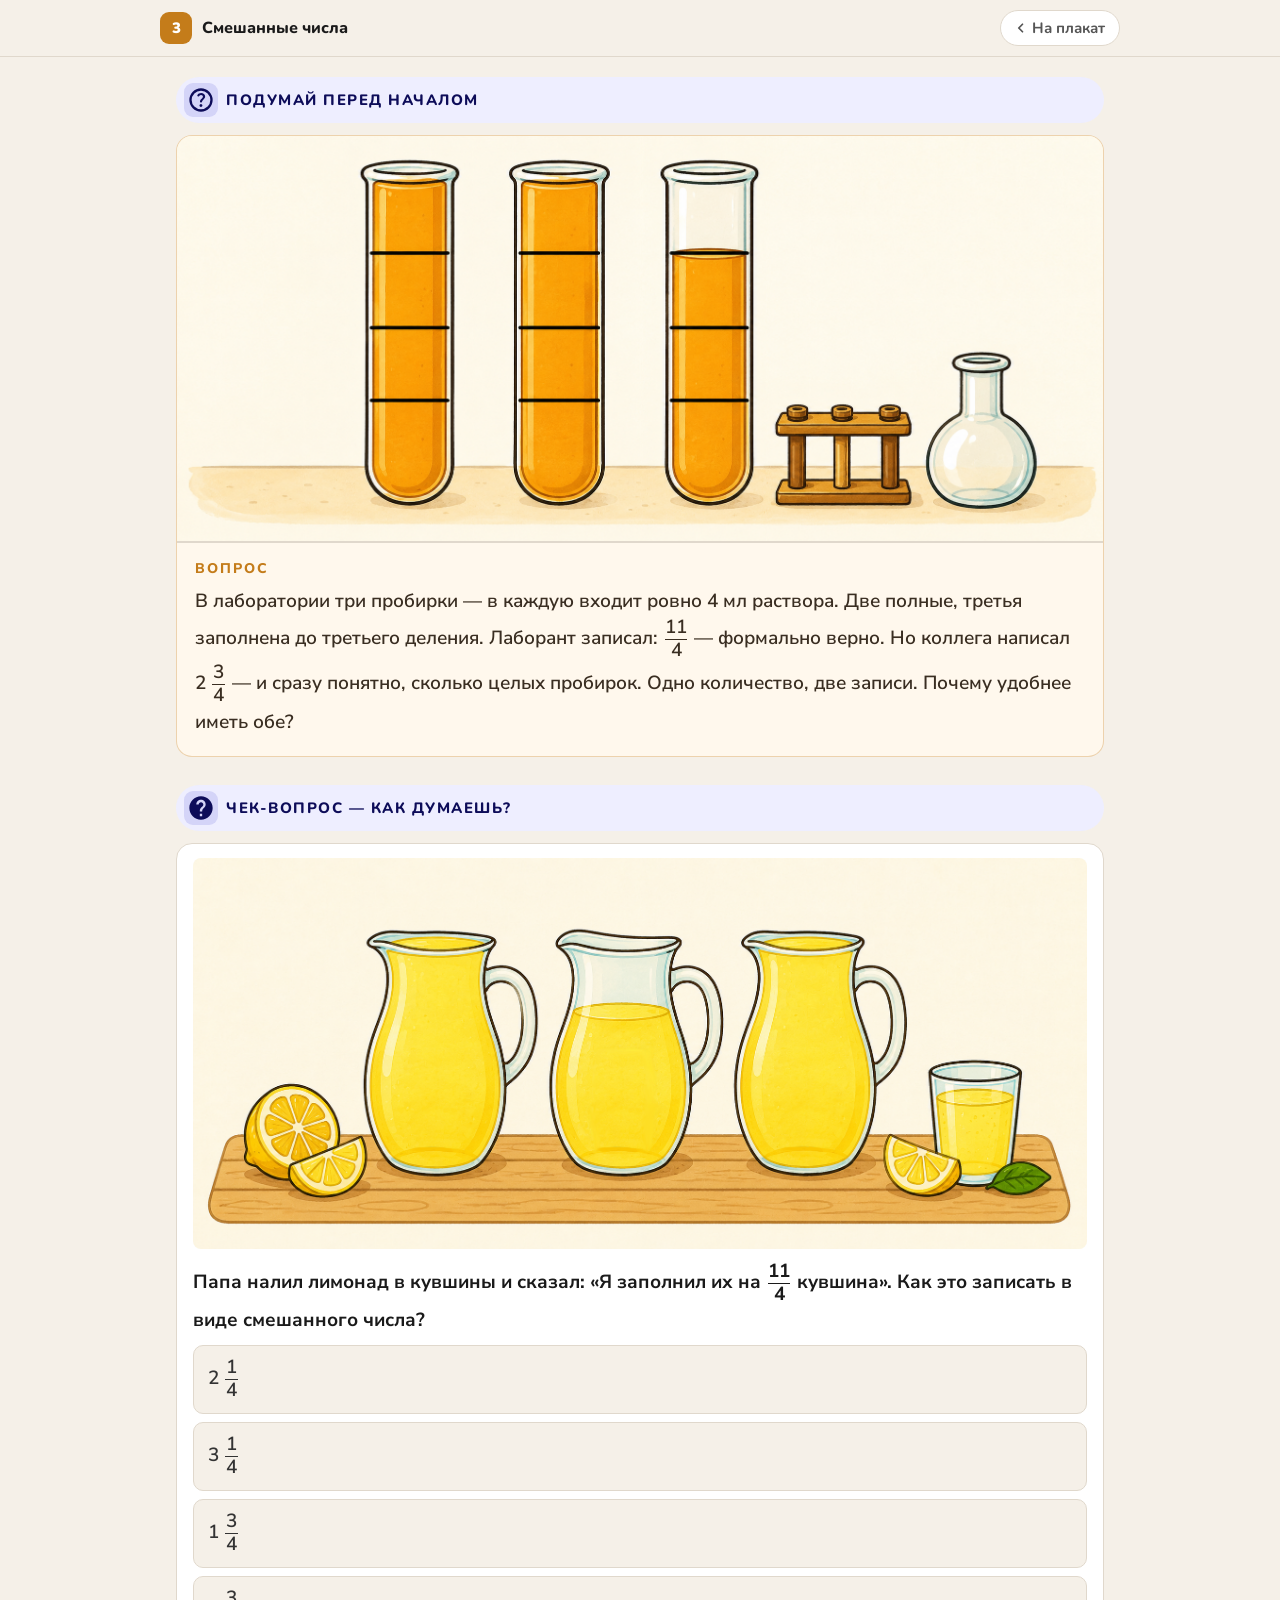
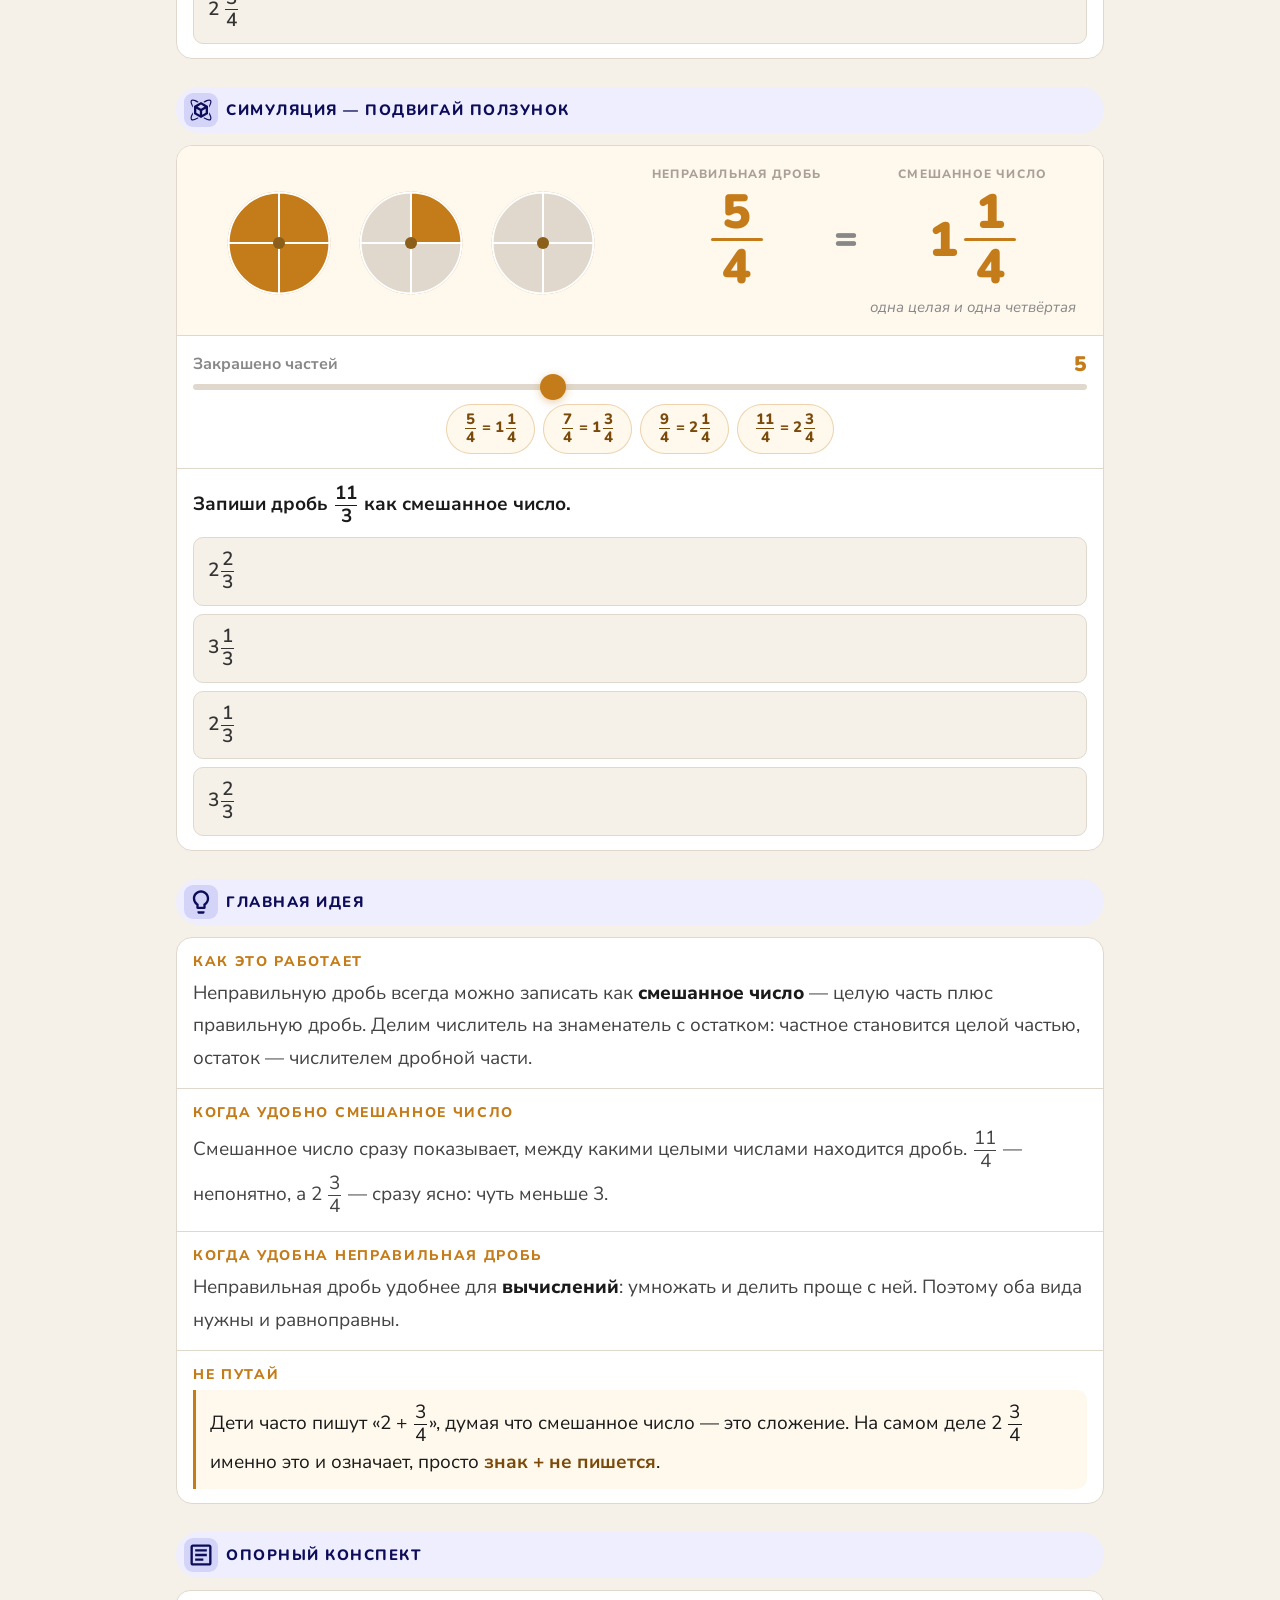
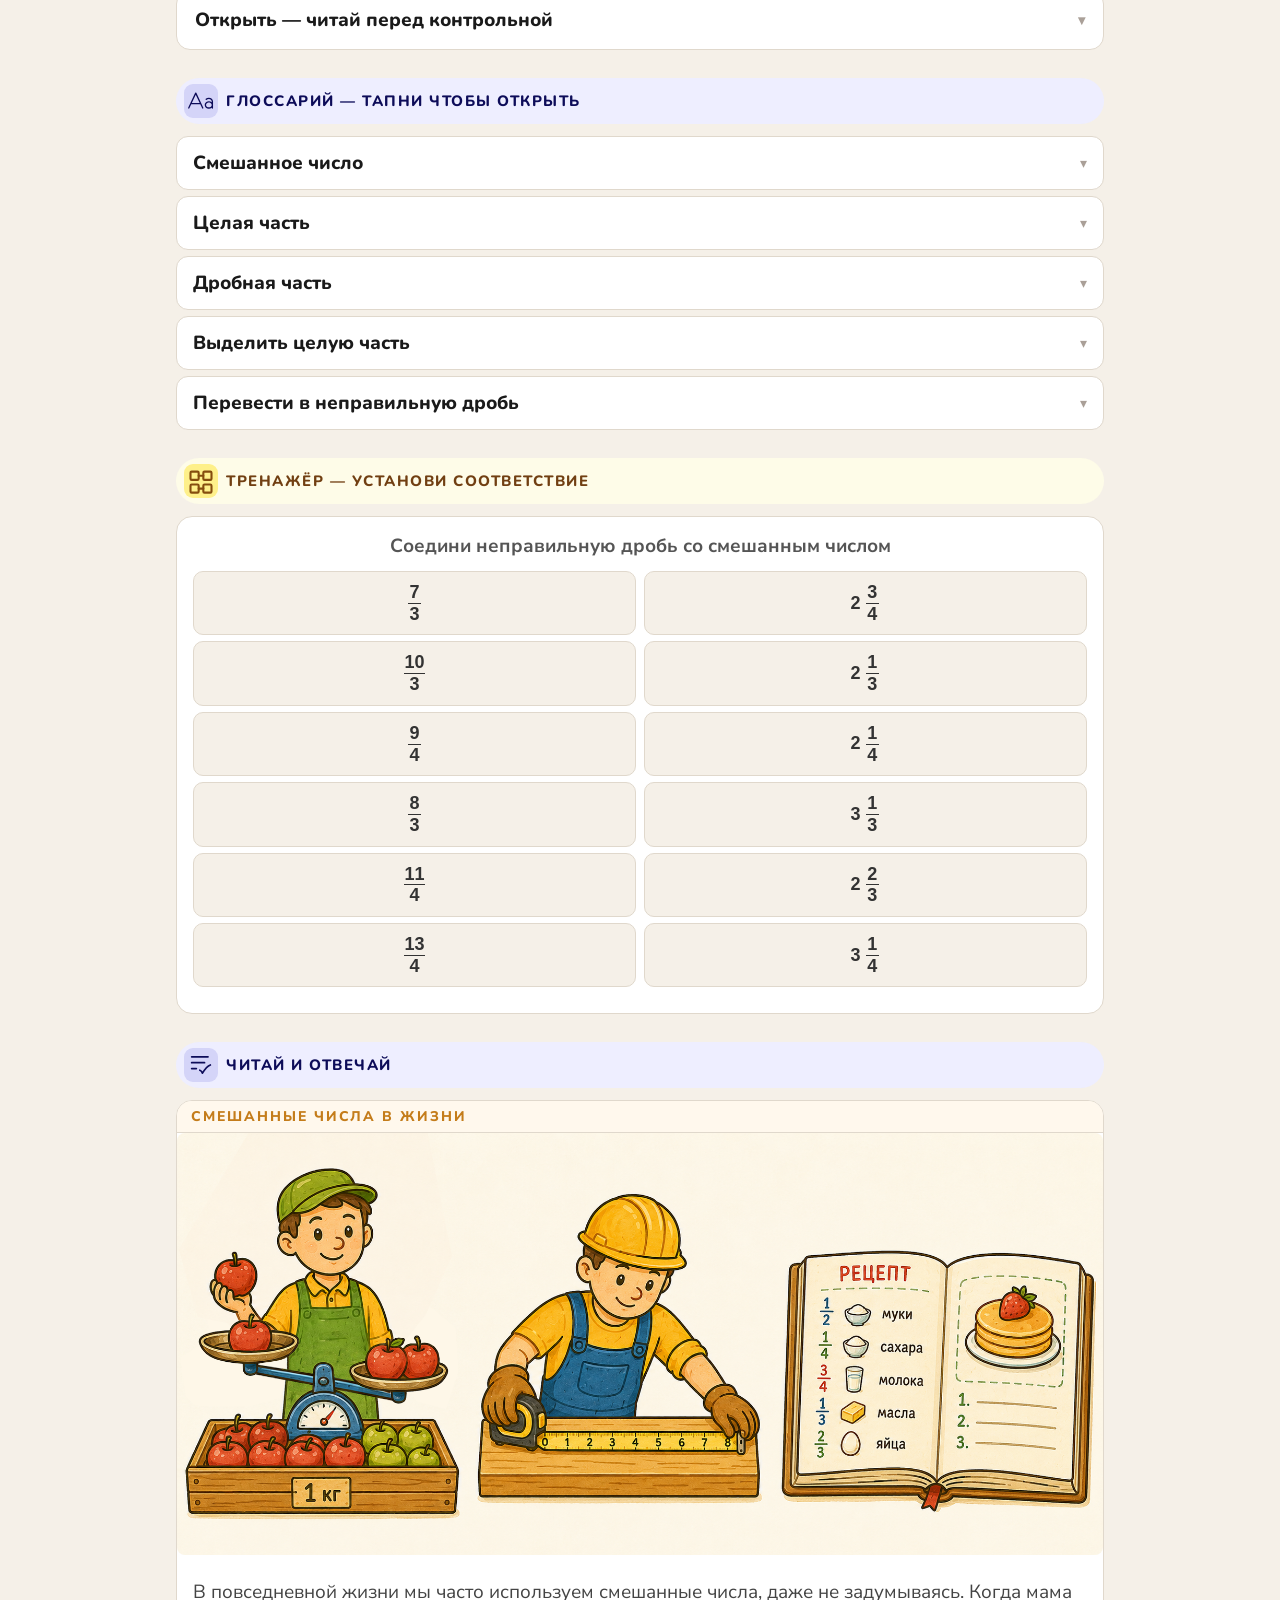
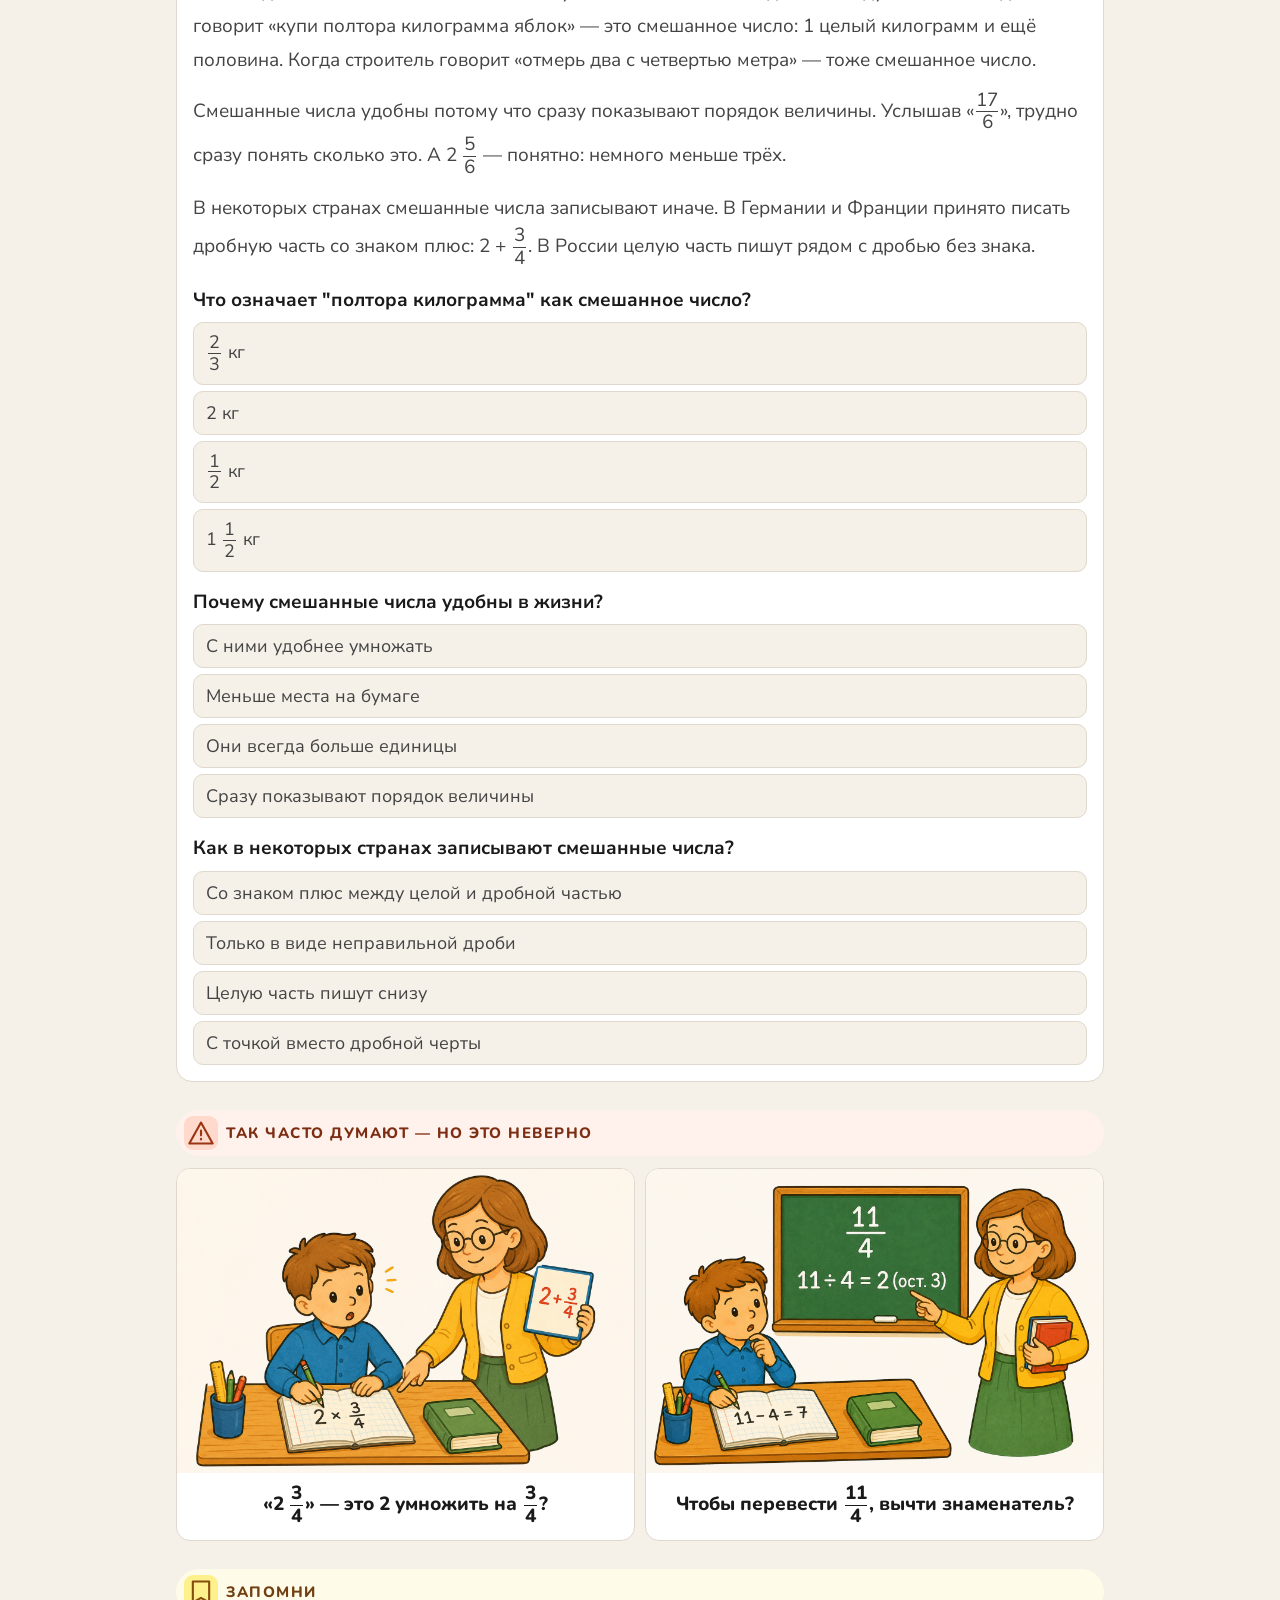
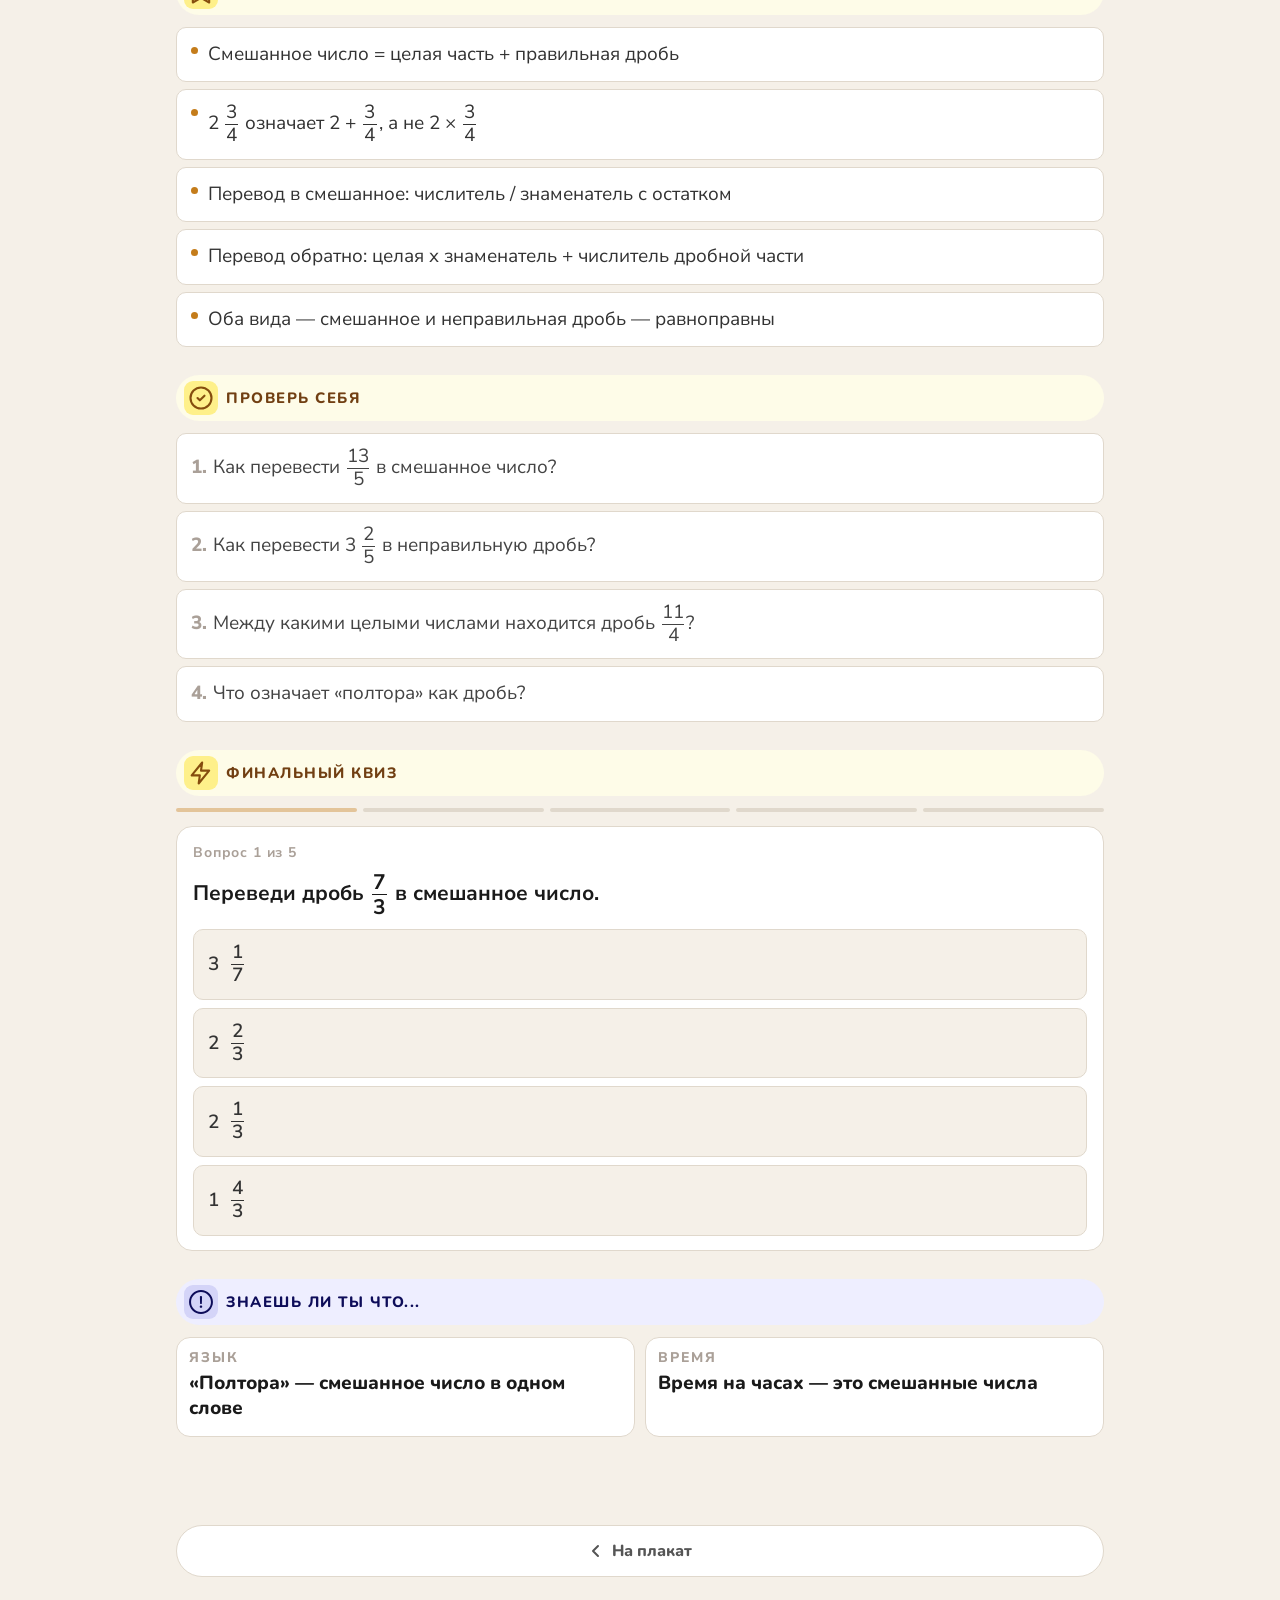
<file: block5/node3.html>
<!DOCTYPE html>
<html lang="ru">
<head>
  <meta charset="UTF-8">
  <meta name="viewport" content="width=device-width, initial-scale=1.0, maximum-scale=1.0">
  <title>Узел 3 · Смешанные числа</title>
  <link rel="stylesheet" href="../shared.css">
  <style>

    body { background: #F5F0E8; min-height: 100vh; color: #1a1a1a; }

    .col {
      width: 100%; max-width: 960px; margin: 0 auto;
      padding-left: 16px; padding-right: 16px;
    }
    @media (min-width: 600px) {
      .col { max-width: none; width: min(100vw - 32px, 640px); }
    }
    @media (min-width: 1024px) {
      .col { width: 960px; }
    }

    /* Топбар */
    .topbar {
      position: sticky; top: 0; z-index: 100;
      background: rgba(245,240,232,0.97);
      border-bottom: 1.5px solid #E0D8CC;
      padding: 10px 16px;
    }
    .topbar-inner {
      width: 100%; max-width: 960px; margin: 0 auto;
      display: flex; align-items: center; gap: 10px;
    }
    @media (min-width: 600px) {
      .topbar-inner { max-width: none; width: min(100vw - 32px, 640px); }
    }
    @media (min-width: 1024px) {
      .topbar-inner { width: 960px; }
    }
    
    
    
    

    /* Секции */
    .page { padding: 20px 0 60px; }
    .sec { margin-bottom: 28px; }
    .sec-title { display: flex; align-items: center; gap: 7px; margin-bottom: 12px; }
    .sec-pill { display: flex; align-items: center; gap: 8px; padding: 6px 14px 6px 8px; border-radius: 50px; width: 100%; }
    .sec-pill-icon { width: 34px; height: 34px; border-radius: 9px; display: flex; align-items: center; justify-content: center; flex-shrink: 0; }
    .sec-pill-text { font-family: var(--font-main); font-size: 15px; font-weight: 800; letter-spacing: 0.1em; text-transform: uppercase; }
    .sp-learn { background: #EEEEFF; }
    .sp-learn .sec-pill-icon { background: #D4D4F8; }
    .sp-learn .sec-pill-text { color: #0D0C59; }
    .sp-train { background: #FEFCE8; }
    .sp-train .sec-pill-icon { background: #FEF08A; }
    .sp-train .sec-pill-text { color: #713F12; }
    .sp-err { background: #FFF1EC; }
    .sp-err .sec-pill-icon { background: #FFD9CC; }
    .sp-err .sec-pill-text { color: #7C2D12; }

    /* Карточка */
    .card { background: #fff; border: 1.5px solid #E0D8CC; border-radius: 16px; overflow: hidden; }

    /* Hook */
    .hook-card { background: #FFF8ED; border: 1.5px solid rgba(196,124,26,0.3); border-radius: 16px; overflow: hidden; }
    .hook-text-wrap { padding: 16px 18px 18px; border-top: 2px solid #E0D8CC; }
    
    

    /* Симуляция */
    .sim-top { background: #FFF8ED; padding: 20px 16px 16px; border-bottom: 1.5px solid #E0D8CC; }
    .sim-layout { display: flex; flex-direction: column; gap: 16px; align-items: center; }
    .sim-left  { width: 100%; display: flex; justify-content: center; align-items: center; }
    .sim-right { width: 100%; display: flex; justify-content: center; }
    @media (min-width: 640px) {
      .sim-layout { flex-direction: row; align-items: center; gap: 24px; }
      .sim-left  { width: 50%; justify-content: center; }
      .sim-right { width: 50%; justify-content: flex-start; }
    }
    .pizzas-row { display: flex; gap: 12px; justify-content: center; align-items: center; flex-wrap: wrap; }
    .pizza-wrap { display: flex; flex-direction: column; align-items: center; gap: 4px; }

    /* Дроби в симуляции */
    .sim-fracs { display: flex; align-items: flex-start; justify-content: center; gap: 12px; flex-wrap: nowrap; }
    .sim-frac-block { display: flex; flex-direction: column; align-items: center; gap: 6px; }
    .sim-frac-label { font-size: 12px; font-weight: 800; letter-spacing: 0.1em; text-transform: uppercase; color: #AAA098; }
    .sim-improp { display: flex; flex-direction: column; align-items: center; gap: 2px; }
    
    .frac-l { width: 52px; height: 3px; background: #C47C1A; border-radius: 2px; }
    
    .sim-mixed { display: flex; align-items: center; gap: 6px; }
    .sim-whole { font-family: var(--font-main); font-size: 44px; font-weight: 900; color: #C47C1A; line-height: 1; }
    .sim-mixed-frac { display: flex; flex-direction: column; align-items: center; gap: 2px; }
    .sim-mf-n { font-family: var(--font-main); font-size: 44px; font-weight: 900; color: #C47C1A; line-height: 1; }
    .sim-mf-bar { width: 52px; height: 3px; background: #C47C1A; border-radius: 2px; }
    .sim-mf-d { font-family: var(--font-main); font-size: 44px; font-weight: 900; color: #C47C1A; line-height: 1; }
    .sim-eq { font-family: var(--font-main); font-size: 36px; font-weight: 900; color: #888; margin-top: 52px; align-self: flex-start; line-height: 1; }
    .sim-word { text-align: center; font-size: 15px; color: #888; font-style: italic; min-height: 22px; }

    .sliders { padding: 14px 16px; display: flex; flex-direction: column; gap: 14px; }
    .slider-row { display: flex; flex-direction: column; gap: 6px; }
    .slider-lbl { display: flex; justify-content: space-between; align-items: center; }
    
    
    input[type=range] { -webkit-appearance: none; width: 100%; height: 6px; border-radius: 3px; background: #E0D8CC; outline: none; cursor: pointer; }
    input[type=range]::-webkit-slider-thumb { -webkit-appearance: none; width: 26px; height: 26px; border-radius: 50%; background: #C47C1A; box-shadow: 0 2px 8px rgba(196,124,26,0.4); cursor: pointer; }

    .presets { padding: 0 16px 14px; display: flex; gap: 8px; flex-wrap: wrap; justify-content: center; }
    .preset-btn {
      background: #FFF8ED; border: 1.5px solid rgba(196,124,26,0.3);
      border-radius: 50px; padding: 6px 16px;
      font-family: var(--font-main); font-size: 15px; font-weight: 800; color: #7A4A0A;
      cursor: pointer; transition: transform 0.12s, background 0.15s; -webkit-tap-highlight-color: transparent;
    }
    .preset-btn:active { transform: scale(0.92); background: #F5E8CC; }

    /* Чек-вопрос */
    .check-wrap { padding: 14px 16px; border-top: 1.5px solid #E0D8CC; }
    
    .check-opts { display: flex; flex-direction: column; gap: 8px; }
    
    
    .check-opt.correct { background: #ECFDF5; border-color: #22C55E; color: #166534; pointer-events: none; }
    .check-opt.wrong   { background: #FEF2F2; border-color: #F87171; color: #991B1B; }
    .check-opt.dis     { pointer-events: none; opacity: 0.4; }
    .check-fb { margin-top: 10px; padding: 10px 14px; border-radius: 10px; font-size: 15px; line-height: 1.5; font-weight: 600; display: none; }
    .check-fb.ok  { background: #ECFDF5; color: #166534; display: block; font-size: 16px; }
    .check-fb.err { background: #FEF2F2; color: #991B1B; display: block; font-size: 16px; }

    /* Объяснение */
    .expl-block { padding: 14px 16px; border-bottom: 1.5px solid #E0D8CC; }
    .expl-block:last-child { border-bottom: none; }
    
    
    .expl-t strong { font-weight: 800; color: #1a1a1a; }
    .expl-alert { background: #FFF8ED; border-left: 3px solid #C47C1A; border-radius: 0 10px 10px 0; padding: 12px 14px; line-height: 1.6; color: #1a1a1a; }
    .expl-alert strong { color: #7A4A0A; }

    /* Опорный конспект */
    
    
    
    .cs-toggle.open .cs-toggle-icon { transform: rotate(180deg); }
    .cs-body { display: none; margin-top: 8px; }
    .cs-body.open { display: block; }
    .cs-block { padding: 14px 16px; border-bottom: 1.5px solid #E0D8CC; }
    .cs-block:last-child { border-bottom: none; }
    
    
    .cs-text strong { color: #C47C1A; font-weight: 800; }
    .cs-list { display: flex; flex-direction: column; gap: 7px; }
    
    
    .cs-confusion { display: flex; flex-direction: column; gap: 8px; }
    .cs-conf-row { background: #F5F0E8; border-radius: 10px; padding: 10px 12px; }
    
    

    /* Глоссарий */
    .gloss-list { display: flex; flex-direction: column; gap: 6px; }
    .gloss-item { background: #fff; border: 1.5px solid #E0D8CC; border-radius: 12px; overflow: hidden; cursor: pointer; -webkit-tap-highlight-color: transparent; }
    .gloss-head { padding: 13px 16px; display: flex; align-items: center; justify-content: space-between; gap: 8px; }
    
    
    .gloss-item.open .gloss-arrow { transform: rotate(180deg); }
    
    .gloss-item.open .gloss-body { display: block; }
    .gloss-body em { font-style: normal; font-weight: 700; color: #C47C1A; }

    /* Match */
    .match-wrap { padding: 16px; }
    .match-header { font-size: 19px; font-weight: 700; color: #555; margin-bottom: 12px; text-align: center; }
    .match-cols { display: grid; grid-template-columns: 1fr 1fr; gap: 8px; align-items: stretch; margin-bottom: 10px; }
    .match-col  { display: flex; flex-direction: column; gap: 6px; }
    
    
    .match-item.sel  { border-color: #C47C1A; background: #FFF8ED; }
    .match-item.done { border-color: #22C55E; background: #ECFDF5; color: #166534; pointer-events: none; }
    .match-item.bad  { border-color: #F87171; background: #FEF2F2; animation: shake 0.35s; }
    .match-item.dis  { opacity: 0.32; pointer-events: none; }
    @keyframes shake { 0%,100%{transform:translateX(0)} 25%{transform:translateX(-5px)} 75%{transform:translateX(5px)} }
    
    .match-score span { color: #16A34A; }
    

    /* Чтение */
    
    
    .read-text p { margin-bottom: 12px; }
    .read-text p:last-child { margin-bottom: 0; }
    .read-qs { padding: 0 16px 16px; display: flex; flex-direction: column; gap: 16px; }
    
    .read-opts { display: flex; flex-direction: column; gap: 6px; }
    
    .read-opt.correct { background: #ECFDF5; border-color: #22C55E; color: #166534; pointer-events: none; }
    .read-opt.wrong   { background: #FEF2F2; border-color: #F87171; color: #991B1B; pointer-events: none; }
    .read-opt.dis     { pointer-events: none; opacity: 0.4; }

    /* Misconceptions */
    .misc-grid { display: grid; grid-template-columns: 1fr 1fr; gap: 10px; margin-bottom: 10px; }
    .misc-card {
      background: #fff; border: 1.5px solid #E0D8CC;
      border-radius: 14px; overflow: hidden;
      cursor: pointer; -webkit-tap-highlight-color: transparent;
      transition: border-color 0.2s, box-shadow 0.2s;
    }
    .misc-card.active { border-color: #C47C1A; box-shadow: 0 2px 14px rgba(196,124,26,0.18); }
    .misc-ph { width: 100%; aspect-ratio: 3/2; background: #EDE6D8; border: 2px dashed #C4B89A; display: flex; flex-direction: column; align-items: center; justify-content: center; gap: 4px; padding: 8px; box-sizing: border-box; }
    .misc-ph-icon { font-size: 20px; opacity: 0.45; }
    .misc-ph-desc { font-size: 11px; color: #8C7A60; font-weight: 600; text-align: center; line-height: 1.4; }
    
    .misc-panel { display: none; background: #fff; border: 1.5px solid #E0D8CC; border-radius: 14px; overflow: hidden; }
    .misc-panel.open { display: block; }
    .misc-panel-head { background: #FEF2F2; padding: 14px 16px; border-bottom: 1.5px solid #FECACA; display: flex; align-items: center; gap: 10px; }
    .misc-panel-head-icon { flex-shrink: 0; }
    
    .misc-body  { padding: 14px 16px; }
    
    
    

    /* Запомни */
    .remember-list { display: flex; flex-direction: column; gap: 7px; }
    .remember-item { display: flex; align-items: flex-start; gap: 10px; padding: 12px 14px; background: #fff; border: 1.5px solid #E0D8CC; border-radius: 10px; }
    .remember-dot  { width: 7px; height: 7px; border-radius: 50%; background: #C47C1A; flex-shrink: 0; margin-top: 7px; }
    
    .remember-text strong { color: #1a1a1a; font-weight: 800; }

    /* Проверь себя */
    .selfcheck-list { display: flex; flex-direction: column; gap: 7px; }
    
    .selfcheck-num  { font-weight: 800; color: #AAA098; margin-right: 6px; }

    /* Квиз */
    .quiz-prog { display: flex; gap: 6px; margin-bottom: 14px; }
    .quiz-dot  { flex: 1; height: 4px; border-radius: 2px; background: #E0D8CC; transition: background 0.3s; }
    .quiz-dot.done    { background: #C47C1A; }
    .quiz-dot.current { background: rgba(196,124,26,0.38); }
    .quiz-dot.correct { background: #22C55E; }
    .quiz-dot.wrong   { background: #F87171; }
    .quiz-qw  { padding: 16px 16px 10px; }
    
    
    .quiz-opts { padding: 0 16px 14px; display: flex; flex-direction: column; gap: 8px; }
    
    
    .quiz-opt.correct { background: #ECFDF5; border-color: #22C55E; color: #166534; pointer-events: none; }
    .quiz-opt.wrong   { background: #FEF2F2; border-color: #F87171; color: #991B1B; pointer-events: none; }
    .quiz-opt.dis     { pointer-events: none; opacity: 0.32; }
    
    .quiz-explain.show { display: block; }
    .quiz-explain.ok  { background: #ECFDF5; color: #166534; }
    .quiz-explain.err { background: #FEF2F2; color: #991B1B; }
    
    

    /* DYK */
    .dyk-grid  { display: grid; grid-template-columns: 1fr 1fr; gap: 10px; margin-bottom: 10px; }
    .dyk-card  { background: #fff; border: 1.5px solid #E0D8CC; border-radius: 14px; overflow: hidden; cursor: pointer; -webkit-tap-highlight-color: transparent; transition: border-color 0.2s, box-shadow 0.2s; }
    .dyk-card.active { border-color: #C47C1A; box-shadow: 0 2px 14px rgba(196,124,26,0.18); }
    .dyk-card-body { padding: 10px 12px 12px; }
    
    .dyk-panel { display: none; background: #fff; border: 1.5px solid #C47C1A; border-radius: 14px; overflow: hidden; margin-bottom: 10px; }
    .dyk-panel.open { display: block; }
    .dyk-panel-head { background: #FFF8ED; padding: 14px 16px; border-bottom: 1.5px solid rgba(196,124,26,0.2); }

    /* Заглушки */
    .img-placeholder {
      width: 100%; background: #EDE6D8; border: 2px dashed #C4B89A;
      display: flex; flex-direction: column; align-items: center; justify-content: center;
      gap: 8px; color: #8C7A60; font-family: var(--font-main);
      text-align: center; padding: 20px 16px; box-sizing: border-box;
    }
    
    
    
    .img-ph-16-7 { aspect-ratio: 16/7; }
    .img-ph-3-2  { aspect-ratio: 3/2; }
    .img-ph-16-6 { aspect-ratio: 16/6; }

    /* Кнопка внизу */
    .bottom-back { padding: 0 16px 48px; width: 100%; max-width: 960px; margin: 0 auto; }
    @media (min-width: 600px) { .bottom-back { max-width: none; width: min(100vw - 32px, 640px); } }
    @media (min-width: 1024px) { .bottom-back { width: 960px; } }
    
    

    /* Экран завершения */
    .finish-ov {
      position: fixed; inset: 0; background: rgba(245,240,232,0.97);
      display: flex; align-items: center; justify-content: center;
      z-index: 200; opacity: 0; pointer-events: none; transition: opacity 0.4s;
    }
    .finish-ov.show { opacity: 1; pointer-events: all; }
    .finish-card {
      background: #fff; border: 1.5px solid #E0D8CC;
      border-radius: 24px; padding: 36px 28px; text-align: center; max-width: 320px; width: 90%;
      transform: scale(0.75); transition: transform 0.45s cubic-bezier(0.34,1.56,0.64,1);
    }
    .finish-ov.show .finish-card { transform: scale(1); }
    
    
    
    .finish-score strong { color: #16A34A; font-weight: 800; }
    .finish-btns  { display: flex; flex-direction: column; gap: 8px; }
    
    
    .finish-btn-pri { background: #C47C1A; color: #fff; }
    .finish-btn-sec { background: #F5F0E8; color: #888; border: 1.5px solid #E0D8CC; }

    /* Масштабирование */
    @media (min-width: 600px) {
      .sim-whole     { font-size: clamp(44px, 5vw, 48px); }
      .sim-mf-n, .sim-mf-d { font-size: clamp(44px, 5vw, 48px); }
      .sim-eq        { font-size: clamp(36px, 4vw, 40px); }
    }

    /* Инлайн-дробь */
    .frac {
      display: inline-grid;
      grid-template-rows: 1fr auto 1fr;
      align-items: center;
      text-align: center;
      vertical-align: middle;
      margin: 0 2px;
      line-height: 1;
    }
    .frac-n, .frac-d { font-size: 1em; line-height: 1.15; }
    .frac-bar { border-top: 1.5px solid currentColor; width: 100%; min-width: 0.7em; }

  </style>
</head>
<body>

<div class="topbar">
  <div class="topbar-inner">
    <div class="topbar-badge">3</div>
    <div class="topbar-title">Смешанные числа</div>
    <a href="index.html" class="topbar-back">
      <svg width="12" height="12" viewBox="0 0 16 16" fill="none"><path d="M10 3L5 8L10 13" stroke="currentColor" stroke-width="2.2" stroke-linecap="round" stroke-linejoin="round"/></svg>
      На плакат
    </a>
  </div>
</div>

<div class="page">
<div class="col">

  <!-- 1. HOOK -->
  <div class="sec">
    <div class="sec-title"><div class="sec-pill sp-learn"><div class="sec-pill-icon"><svg width="28" height="28" viewBox="0 0 24 24" fill="#0D0C59"><path d="M11.95 18q.525 0 .888-.363t.362-.887t-.362-.888t-.888-.362t-.887.363t-.363.887t.363.888t.887.362m.05 4q-2.075 0-3.9-.788t-3.175-2.137T2.788 15.9T2 12t.788-3.9t2.137-3.175T8.1 2.788T12 2t3.9.788t3.175 2.137T21.213 8.1T22 12t-.788 3.9t-2.137 3.175t-3.175 2.138T12 22m0-2q3.35 0 5.675-2.325T20 12t-2.325-5.675T12 4T6.325 6.325T4 12t2.325 5.675T12 20m.1-12.3q.625 0 1.088.4t.462 1q0 .55-.337.975t-.763.8q-.575.5-1.012 1.1t-.438 1.35q0 .35.263.588t.612.237q.375 0 .638-.25t.337-.625q.1-.525.45-.937t.75-.788q.575-.55.988-1.2t.412-1.45q0-1.275-1.037-2.087T12.1 6q-.95 0-1.812.4T8.975 7.625q-.175.3-.112.638t.337.512q.35.2.725.125t.625-.425q.275-.375.688-.575t.862-.2"/></svg></div><span class="sec-pill-text">Подумай перед началом</span></div></div>
    <div class="hook-card">
      <img src="node3_img1.png" alt="Три пробирки с жидкостью" style="width:100%;aspect-ratio:16/7;object-fit:cover;border-radius:10px 10px 0 0;display:block;">
      <div class="hook-text-wrap">
        <div class="hook-label">Вопрос</div>
        <div class="hook-text">В лаборатории три пробирки — в каждую входит ровно 4 мл раствора. Две полные, третья заполнена до третьего деления. Лаборант записал: <span class="frac"><span class="frac-n">11</span><span class="frac-bar"></span><span class="frac-d">4</span></span>&nbsp;— формально верно. Но коллега написал 2&thinsp;<span class="frac"><span class="frac-n">3</span><span class="frac-bar"></span><span class="frac-d">4</span></span>&nbsp;— и сразу понятно, сколько целых пробирок. Одно количество, две записи. Почему удобнее иметь обе?</div>
      </div>
    </div>
  </div>

  <!-- 2. ЧЕК-ВОПРОС ДО СИМУЛЯЦИИ -->
  <div class="sec">
    <div class="sec-title"><div class="sec-pill sp-learn"><div class="sec-pill-icon"><svg width="28" height="28" viewBox="0 0 24 24" fill="#0D0C59"><path d="M12 2C6.48 2 2 6.48 2 12s4.48 10 10 10 10-4.48 10-10S17.52 2 12 2m1 17h-2v-2h2zm2.07-7.75-.9.92C13.45 12.9 13 13.5 13 15h-2v-.5c0-1.1.45-2.1 1.17-2.83l1.24-1.26c.37-.36.59-.86.59-1.41 0-1.1-.9-2-2-2s-2 .9-2 2H8c0-2.21 1.79-4 4-4s4 1.79 4 4c0 .88-.36 1.68-.93 2.25"/></svg></div><span class="sec-pill-text">Чек-вопрос — как думаешь?</span></div></div>
    <div class="card">
      <div style="padding:14px 16px;">
        <img src="node3_img2.png" alt="Три кувшина с лимонадом" style="width:100%;aspect-ratio:16/7;object-fit:cover;border-radius:8px;display:block;margin-bottom:12px;">
        <div class="check-q" id="preCheckQ">Папа налил лимонад в кувшины и сказал: «Я заполнил их на <span class="frac"><span class="frac-n">11</span><span class="frac-bar"></span><span class="frac-d">4</span></span> кувшина». Как это записать в виде смешанного числа?</div>
        <div class="check-opts" id="preCheckOpts"></div>
        <div class="check-fb" id="preCheckFb"></div>
      </div>
    </div>
  </div>

  <!-- 3. СИМУЛЯЦИЯ -->
  <div class="sec">
    <div class="sec-title"><div class="sec-pill sp-learn"><div class="sec-pill-icon"><svg width="28" height="28" viewBox="0 0 512 512" fill="#0D0C59"><path fill-rule="evenodd" d="M421.935 90.066c2.286 2.287 5.356 7.973 4.013 21.398c-1.323 13.221-6.731 30.687-16.845 51.505a306 306 0 0 1-3.77 7.492v42.31c39.823-61.993 54.037-115.44 31.687-137.79c-22.529-22.528-76.652-7.907-139.277 32.646l20.879 12.054c10.535-6.46 20.717-12.073 30.411-16.783c20.817-10.114 38.283-15.522 51.504-16.845c13.425-1.343 19.112 1.727 21.398 4.013M405.333 341.54v-42.31c39.823 61.993 54.037 115.44 31.687 137.79c-22.536 22.536-76.689 7.897-139.341-32.687l20.877-12.053c10.559 6.477 20.763 12.104 30.477 16.823c20.817 10.114 38.283 15.522 51.505 16.845c13.424 1.343 19.111-1.727 21.397-4.013c2.287-2.287 5.357-7.973 4.013-21.398c-1.322-13.221-6.73-30.687-16.845-51.505a306 306 0 0 0-3.77-7.492m-211.888 50.74l20.876 12.053c-62.651 40.584-116.804 55.223-139.34 32.687c-22.35-22.35-8.136-75.795 31.686-137.788v42.31a309 309 0 0 0-3.769 7.49c-10.114 20.818-15.522 38.284-16.845 51.505c-1.343 13.425 1.727 19.111 4.013 21.398c2.287 2.286 7.973 5.356 21.398 4.013c13.221-1.323 30.687-6.731 51.505-16.845c9.713-4.719 19.917-10.346 30.476-16.823M74.981 74.981c-22.35 22.35-8.136 75.795 31.686 137.788v-42.311a308 308 0 0 1-3.769-7.489c-10.114-20.818-15.522-38.284-16.845-51.505c-1.343-13.425 1.727-19.111 4.013-21.398c2.287-2.286 7.973-5.356 21.398-4.013c13.221 1.323 30.687 6.73 51.505 16.845c9.693 4.709 19.874 10.322 30.41 16.782l20.878-12.054C151.633 67.074 97.51 52.453 74.981 74.981M256 108.16l128 73.901v147.801l-128 73.901l-128-73.901V182.06zm85.333 123.132v73.937l-64 36.95v-73.937zm-106.666 36.95v73.937l-64-36.95v-73.937zM256 231.291l-63.969-36.933L256 157.426l63.969 36.932z" clip-rule="evenodd"/></svg></div><span class="sec-pill-text">Симуляция — подвигай ползунок</span></div></div>
    <div class="card">
      <div class="sim-top">
        <div class="sim-layout">
          <div class="sim-left">
            <div class="pizzas-row" id="pizzasRow"></div>
          </div>
          <div class="sim-right">
            <div class="sim-fracs">
              <div class="sim-frac-block">
                <div class="sim-frac-label">Неправильная дробь</div>
                <div class="sim-improp">
                  <div class="sim-n" id="simNum">5</div>
                  <div class="frac-l"></div>
                  <div class="sim-d">4</div>
                </div>
              </div>
              <div class="sim-eq">=</div>
              <div class="sim-frac-block">
                <div class="sim-frac-label" id="simLabel">Смешанное число</div>
                <div class="sim-mixed">
                  <div class="sim-whole" id="simWhole">1</div>
                  <div class="sim-mixed-frac" id="simMixedFrac">
                    <div class="sim-mf-n" id="simMfN">1</div>
                    <div class="sim-mf-bar"></div>
                    <div class="sim-mf-d">4</div>
                  </div>
                </div>
                <div class="sim-word" id="simWord">одна целая и одна четвёртая</div>
              </div>
            </div>
          </div>
        </div>
      </div>
      <div class="sliders">
        <div class="slider-row">
          <div class="slider-lbl">
            <span class="slider-lbl-t">Закрашено частей</span>
            <span class="slider-val" id="sliderVal">5</span>
          </div>
          <input type="range" id="simSlider" min="1" max="11" value="5" step="1" oninput="updateSim(this.value)">
        </div>
      </div>
      <div class="presets">
        <button class="preset-btn" onclick="setSim(5)"><span class="frac"><span class="frac-n">5</span><span class="frac-bar"></span><span class="frac-d">4</span></span> = 1<span class="frac"><span class="frac-n">1</span><span class="frac-bar"></span><span class="frac-d">4</span></span></button>
        <button class="preset-btn" onclick="setSim(7)"><span class="frac"><span class="frac-n">7</span><span class="frac-bar"></span><span class="frac-d">4</span></span> = 1<span class="frac"><span class="frac-n">3</span><span class="frac-bar"></span><span class="frac-d">4</span></span></button>
        <button class="preset-btn" onclick="setSim(9)"><span class="frac"><span class="frac-n">9</span><span class="frac-bar"></span><span class="frac-d">4</span></span> = 2<span class="frac"><span class="frac-n">1</span><span class="frac-bar"></span><span class="frac-d">4</span></span></button>
        <button class="preset-btn" onclick="setSim(11)"><span class="frac"><span class="frac-n">11</span><span class="frac-bar"></span><span class="frac-d">4</span></span> = 2<span class="frac"><span class="frac-n">3</span><span class="frac-bar"></span><span class="frac-d">4</span></span></button>
      </div>
      <div class="check-wrap">
        <div class="check-q">Запиши дробь <span class="frac"><span class="frac-n">11</span><span class="frac-bar"></span><span class="frac-d">3</span></span> как смешанное число.</div>
        <div class="check-opts" id="checkOpts"></div>
        <div class="check-fb" id="checkFb"></div>
      </div>
    </div>
  </div>

  <!-- 4. ОБЪЯСНЕНИЕ -->
  <div class="sec">
    <div class="sec-title"><div class="sec-pill sp-learn"><div class="sec-pill-icon"><svg width="28" height="28" viewBox="0 0 24 24" fill="#0D0C59"><path d="M9 21c0 .55.45 1 1 1h4c.55 0 1-.45 1-1v-1H9zm3-19C8.14 2 5 5.14 5 9c0 2.38 1.19 4.47 3 5.74V17c0 .55.45 1 1 1h6c.55 0 1-.45 1-1v-2.26c1.81-1.27 3-3.36 3-5.74c0-3.86-3.14-7-7-7m2.85 11.1l-.85.6V16h-4v-2.3l-.85-.6A5 5 0 0 1 7 9c0-2.76 2.24-5 5-5s5 2.24 5 5c0 1.63-.8 3.16-2.15 4.1"/></svg></div><span class="sec-pill-text">Главная идея</span></div></div>
    <div class="card">
      <div class="expl-block">
        <div class="expl-lbl">Как это работает</div>
        <div class="expl-t">Неправильную дробь всегда можно записать как <strong>смешанное число</strong>&nbsp;— целую часть плюс правильную дробь. Делим числитель на знаменатель с остатком: частное становится целой частью, остаток&nbsp;— числителем дробной части.</div>
      </div>
      <div class="expl-block">
        <div class="expl-lbl">Когда удобно смешанное число</div>
        <div class="expl-t">Смешанное число сразу показывает, между какими целыми числами находится дробь. <span class="frac"><span class="frac-n">11</span><span class="frac-bar"></span><span class="frac-d">4</span></span>&nbsp;— непонятно, а 2&thinsp;<span class="frac"><span class="frac-n">3</span><span class="frac-bar"></span><span class="frac-d">4</span></span>&nbsp;— сразу ясно: чуть меньше 3.</div>
      </div>
      <div class="expl-block">
        <div class="expl-lbl">Когда удобна неправильная дробь</div>
        <div class="expl-t">Неправильная дробь удобнее для <strong>вычислений</strong>: умножать и делить проще с ней. Поэтому оба вида нужны и равноправны.</div>
      </div>
      <div class="expl-block">
        <div class="expl-lbl">Не путай</div>
        <div class="expl-alert">Дети часто пишут «2 + <span class="frac"><span class="frac-n">3</span><span class="frac-bar"></span><span class="frac-d">4</span></span>», думая что смешанное число&nbsp;— это сложение. На самом деле 2&thinsp;<span class="frac"><span class="frac-n">3</span><span class="frac-bar"></span><span class="frac-d">4</span></span> именно это и означает, просто <strong>знак + не пишется</strong>.</div>
      </div>
    </div>
  </div>

  <!-- 5. ОПОРНЫЙ КОНСПЕКТ -->
  <div class="sec">
    <div class="sec-title"><div class="sec-pill sp-learn"><div class="sec-pill-icon"><svg width="28" height="28" viewBox="0 0 24 24" fill="#0D0C59"><path d="M5 3c-1.11 0-2 .89-2 2v14c0 1.11.89 2 2 2h14c1.11 0 2-.89 2-2V5c0-1.11-.89-2-2-2zm0 2h14v14H5zm2 2v2h10V7zm0 4v2h10v-2zm0 4v2h7v-2z"/></svg></div><span class="sec-pill-text">Опорный конспект</span></div></div>
    <button class="cs-toggle" id="csToggle" onclick="toggleCS()">
      <span>Открыть — читай перед контрольной</span>
      <span class="cs-toggle-icon">&#9662;</span>
    </button>
    <div class="cs-body card" id="csBody">
      <div class="cs-block">
        <div class="cs-lbl">Что это</div>
        <div class="cs-text">Смешанное число&nbsp;— запись неправильной дроби в виде целой части и правильной дроби. Например: <span class="frac"><span class="frac-n">11</span><span class="frac-bar"></span><span class="frac-d">4</span></span> = 2&thinsp;<span class="frac"><span class="frac-n">3</span><span class="frac-bar"></span><span class="frac-d">4</span></span>.</div>
      </div>
      <div class="cs-block">
        <div class="cs-lbl">Главные факты</div>
        <div class="cs-list">
          <div class="cs-item">Перевод в смешанное: числитель &divide; знаменатель с остатком. Частное&nbsp;— целая часть, остаток&nbsp;— числитель дробной части</div>
          <div class="cs-item">Перевод обратно: целая &times; знаменатель + числитель. Например:<br>2&thinsp;<span class="frac"><span class="frac-n">3</span><span class="frac-bar"></span><span class="frac-d">4</span></span> = <span class="frac"><span class="frac-n">2 &times; 4 + 3</span><span class="frac-bar"></span><span class="frac-d">4</span></span> = <span class="frac"><span class="frac-n">11</span><span class="frac-bar"></span><span class="frac-d">4</span></span></div>
          <div class="cs-item">Смешанное число удобнее для понимания: сразу видно между какими целыми</div>
          <div class="cs-item">Неправильная дробь удобнее для вычислений: умножать и делить проще</div>
          <div class="cs-item">«Полтора» в русском языке&nbsp;— это смешанное число 1&thinsp;<span class="frac"><span class="frac-n">1</span><span class="frac-bar"></span><span class="frac-d">2</span></span></div>
        </div>
      </div>
      <div class="cs-block">
        <div class="cs-lbl">Не путать</div>
        <div class="cs-confusion">
          <div class="cs-conf-row">
            <div class="cs-conf-wrong">«2&thinsp;<span class="frac"><span class="frac-n">3</span><span class="frac-bar"></span><span class="frac-d">4</span></span> означает 2 умножить на <span class="frac"><span class="frac-n">3</span><span class="frac-bar"></span><span class="frac-d">4</span></span>» — неверно</div>
            <div class="cs-conf-right">2&thinsp;<span class="frac"><span class="frac-n">3</span><span class="frac-bar"></span><span class="frac-d">4</span></span> = 2 + <span class="frac"><span class="frac-n">3</span><span class="frac-bar"></span><span class="frac-d">4</span></span>. Знак плюс просто не пишется. Умножения нет.</div>
          </div>
          <div class="cs-conf-row">
            <div class="cs-conf-wrong">«Смешанное и неправильная — разные числа» — неверно</div>
            <div class="cs-conf-right">Это разные записи одного числа. <span class="frac"><span class="frac-n">11</span><span class="frac-bar"></span><span class="frac-d">4</span></span> и 2&thinsp;<span class="frac"><span class="frac-n">3</span><span class="frac-bar"></span><span class="frac-d">4</span></span>&nbsp;— одна точка на числовой прямой.</div>
          </div>
        </div>
      </div>
      <div class="cs-block">
        <div class="cs-lbl">Приём для запоминания</div>
        <div class="cs-hint">Делим числитель на знаменатель: частное стоит впереди, остаток встаёт в числитель.<br>11 &divide; 4 = 2 (ост. 3) &rarr; 2&thinsp;<span class="frac"><span class="frac-n">3</span><span class="frac-bar"></span><span class="frac-d">4</span></span>.</div>
      </div>
    </div>
  </div>

  <!-- 6. ГЛОССАРИЙ -->
  <div class="sec">
    <div class="sec-title"><div class="sec-pill sp-learn"><div class="sec-pill-icon"><svg width="28" height="28" viewBox="0 0 256 256" fill="#0D0C59"><path d="M85.43 53.45a6 6 0 0 0-10.86 0l-64 136a6 6 0 1 0 10.86 5.11L38.63 158h82.74l17.2 36.55a6 6 0 1 0 10.86-5.11ZM44.28 146L80 70.09L115.72 146ZM200 98c-12.21 0-21.71 3.28-28.23 9.74a6 6 0 0 0 8.46 8.52c4.18-4.15 10.84-6.26 19.77-6.26c14.34 0 26 9.87 26 22v7.24a40.36 40.36 0 0 0-26-9.24c-20.95 0-38 15.25-38 34s17.05 34 38 34a40.36 40.36 0 0 0 26-9.24V192a6 6 0 0 0 12 0v-60c0-18.75-17-34-38-34m0 88c-14.34 0-26-9.87-26-22s11.66-22 26-22s26 9.87 26 22s-11.66 22-26 22"/></svg></div><span class="sec-pill-text">Глоссарий — тапни чтобы открыть</span></div></div>
    <div class="gloss-list" id="glossList"></div>
  </div>

  <!-- 7. ТРЕНАЖЁР — MATCH -->
  <div class="sec">
    <div class="sec-title"><div class="sec-pill sp-train"><div class="sec-pill-icon"><svg width="28" height="28" viewBox="0 0 24 24" fill="none" stroke="#854D0E" stroke-width="1.8" stroke-linecap="round" stroke-linejoin="round"><rect x="3" y="4" width="7" height="7" rx="1"/><rect x="14" y="4" width="7" height="7" rx="1"/><rect x="3" y="15" width="7" height="7" rx="1"/><rect x="14" y="15" width="7" height="7" rx="1"/><path d="M10 7.5h4M10 18.5h4"/></svg></div><span class="sec-pill-text">Тренажёр — установи соответствие</span></div></div>
    <div class="card">
      <div class="match-wrap">
        <div class="match-header">Соедини неправильную дробь со смешанным числом</div>
        <div class="match-cols" id="matchCols">
          <div class="match-col" id="matchLeft"></div>
          <div class="match-col" id="matchRight"></div>
        </div>
        <div class="match-score" id="matchScore"></div>
        <button class="match-reset" id="matchReset" onclick="initMatch()">Ещё раз</button>
      </div>
    </div>
  </div>

  <!-- 8. ЧТЕНИЕ -->
  <div class="sec">
    <div class="sec-title"><div class="sec-pill sp-learn"><div class="sec-pill-icon"><svg width="28" height="28" viewBox="0 0 24 24" fill="none" stroke="#0D0C59" stroke-linecap="round" stroke-width="1.5"><path stroke-linejoin="round" d="M11 16.5s1.5.5 2.25 2.5c0 0 3.573-5.833 6.75-7"/><path d="M4 5h14M4 10h11M4 15h4"/></svg></div><span class="sec-pill-text">Читай и отвечай</span></div></div>
    <div class="card">
      <div class="read-tag">Смешанные числа в жизни</div>
      <img src="node3_img3.png" alt="Рынок: продавец, строитель, кулинарная книга" style="width:100%;height:auto;border-radius:8px;display:block;margin-bottom:4px;">
      <div class="read-text">
        <p>В повседневной жизни мы часто используем смешанные числа, даже не задумываясь. Когда мама говорит «купи полтора килограмма яблок»&nbsp;— это смешанное число: 1 целый килограмм и ещё половина. Когда строитель говорит «отмерь два с четвертью метра»&nbsp;— тоже смешанное число.</p>
        <p>Смешанные числа удобны потому что сразу показывают порядок величины. Услышав «<span class="frac"><span class="frac-n">17</span><span class="frac-bar"></span><span class="frac-d">6</span></span>», трудно сразу понять сколько это. А 2&thinsp;<span class="frac"><span class="frac-n">5</span><span class="frac-bar"></span><span class="frac-d">6</span></span>&nbsp;— понятно: немного меньше трёх.</p>
        <p>В некоторых странах смешанные числа записывают иначе. В Германии и Франции принято писать дробную часть со знаком плюс: 2 + <span class="frac"><span class="frac-n">3</span><span class="frac-bar"></span><span class="frac-d">4</span></span>. В России целую часть пишут рядом с дробью без знака.</p>
      </div>
      <div class="read-qs" id="readQs"></div>
    </div>
  </div>

  <!-- 9. MISCONCEPTIONS -->
  <div class="sec">
    <div class="sec-title"><div class="sec-pill sp-err"><div class="sec-pill-icon"><svg width="28" height="28" viewBox="0 0 24 24" fill="none" stroke="#9A3412" stroke-width="1.8" stroke-linecap="round" stroke-linejoin="round"><path d="M12 3L2 21h20L12 3z"/><path d="M12 10v4M12 17v.5"/></svg></div><span class="sec-pill-text">Так часто думают — но это неверно</span></div></div>
    <div class="misc-grid" id="miscGrid"></div>
    <div class="misc-panel" id="miscPanel"></div>
  </div>

  <!-- 10. ЗАПОМНИ -->
  <div class="sec">
    <div class="sec-title"><div class="sec-pill sp-train"><div class="sec-pill-icon"><svg width="28" height="28" viewBox="0 0 24 24" fill="none" stroke="#854D0E" stroke-width="1.8" stroke-linecap="round" stroke-linejoin="round"><path d="M5 3v18l7-4 7 4V3H5z"/></svg></div><span class="sec-pill-text">Запомни</span></div></div>
    <div class="remember-list" id="rememberList"></div>
  </div>

  <!-- 11. ПРОВЕРЬ СЕБЯ -->
  <div class="sec">
    <div class="sec-title"><div class="sec-pill sp-train"><div class="sec-pill-icon"><svg width="28" height="28" viewBox="0 0 24 24" fill="none" stroke="#854D0E" stroke-width="1.8" stroke-linecap="round" stroke-linejoin="round"><circle cx="12" cy="12" r="9"/><path d="M9 12l2 2 4-4"/></svg></div><span class="sec-pill-text">Проверь себя</span></div></div>
    <div class="selfcheck-list" id="selfcheckList"></div>
  </div>

  <!-- 12. ФИНАЛЬНЫЙ КВИЗ -->
  <div class="sec">
    <div class="sec-title"><div class="sec-pill sp-train"><div class="sec-pill-icon"><svg width="28" height="28" viewBox="0 0 24 24" fill="none" stroke="#854D0E" stroke-width="1.8" stroke-linecap="round" stroke-linejoin="round"><path d="M13 3L4 14h7l-1 7 9-11h-7l1-7z"/></svg></div><span class="sec-pill-text">Финальный квиз</span></div></div>
    <div class="quiz-prog" id="qProg"></div>
    <div class="card" id="qCard"></div>
  </div>

  <!-- 13. DYK -->
  <div class="sec">
    <div class="sec-title"><div class="sec-pill sp-learn"><div class="sec-pill-icon"><svg width="28" height="28" viewBox="0 0 56 56" fill="#0D0C59"><path d="M28 51.906c13.055 0 23.906-10.828 23.906-23.906c0-13.055-10.875-23.906-23.93-23.906C14.899 4.094 4.095 14.945 4.095 28c0 13.078 10.828 23.906 23.906 23.906m0-3.984C16.937 47.922 8.1 39.062 8.1 28c0-11.04 8.813-19.922 19.876-19.922c11.039 0 19.921 8.883 19.945 19.922c.023 11.063-8.883 19.922-19.922 19.922m-.023-15.68c1.124 0 1.757-.633 1.78-1.851l.352-12.375c.024-1.196-.914-2.086-2.156-2.086c-1.266 0-2.156.867-2.133 2.062l.305 12.399c.023 1.195.68 1.851 1.852 1.851m0 7.617c1.335 0 2.53-1.078 2.53-2.437c0-1.383-1.171-2.438-2.53-2.438c-1.383 0-2.532 1.078-2.532 2.438c0 1.336 1.172 2.437 2.532 2.437"/></svg></div><span class="sec-pill-text">Знаешь ли ты что...</span></div></div>
    <div class="dyk-grid" id="dykGrid"></div>
    <div class="dyk-panel" id="dykPanel"></div>
  </div>

</div>
</div>

<div class="bottom-back">
  <a href="index.html" class="back-to-poster">
    <svg width="16" height="16" viewBox="0 0 16 16" fill="none"><path d="M10 3L5 8L10 13" stroke="currentColor" stroke-width="2" stroke-linecap="round" stroke-linejoin="round"/></svg>
    На плакат
  </a>
</div>

<div class="finish-ov" id="finOv">
  <div class="finish-card">
    <div class="finish-icon">&#10003;</div>
    <div class="finish-title">Тема пройдена!</div>
    <div class="finish-score">Квиз: <strong id="finScore">5 из 5</strong></div>
    <div class="finish-btns">
      <a href="index.html" class="finish-btn finish-btn-sec">На плакат</a>
      <button class="finish-btn finish-btn-pri" onclick="finStay()">Остаться в теме</button>
    </div>
  </div>
</div>

<script src="../shared.js"></script>
<script>

function fr(n, d) {
  return '<span class="frac"><span class="frac-n">' + n + '</span><span class="frac-bar"></span><span class="frac-d">' + d + '</span></span>';
}
function fri(n, d) { return ' ' + fr(n, d) + ' '; }

function shuffleArr(arr) {
  var a = arr.slice(), i, j, t;
  for (i = a.length - 1; i > 0; i--) {
    j = Math.floor(Math.random() * (i + 1));
    t = a[i]; a[i] = a[j]; a[j] = t;
  }
  return a;
}

/* ── Пиццы-SVG ── */
function makePizzaSVG(slicesFilled, totalSlices, s) {
  s = s || 80;
  var cx = s / 2, cy = s / 2, r = s * 0.42;
  var paths = '';
  var i;
  for (i = 0; i < totalSlices; i++) {
    var startAngle = (i / totalSlices) * 2 * Math.PI - Math.PI / 2;
    var endAngle   = ((i + 1) / totalSlices) * 2 * Math.PI - Math.PI / 2;
    var x1 = cx + r * Math.cos(startAngle);
    var y1 = cy + r * Math.sin(startAngle);
    var x2 = cx + r * Math.cos(endAngle);
    var y2 = cy + r * Math.sin(endAngle);
    var filled = (i < slicesFilled);
    var fill   = filled ? '#C47C1A' : '#E0D8CC';
    paths += '<path d="M' + cx.toFixed(1) + ',' + cy.toFixed(1) + ' L' + x1.toFixed(1) + ',' + y1.toFixed(1)
          + ' A' + r.toFixed(1) + ',' + r.toFixed(1) + ' 0 0,1 ' + x2.toFixed(1) + ',' + y2.toFixed(1)
          + ' Z" fill="' + fill + '" stroke="#fff" stroke-width="2"/>';
  }
  return '<svg width="' + s + '" height="' + s + '" viewBox="0 0 ' + s + ' ' + s + '" xmlns="http://www.w3.org/2000/svg">'
       + '<circle cx="' + cx.toFixed(1) + '" cy="' + cy.toFixed(1) + '" r="' + r.toFixed(1) + '" fill="#F5E6C8" stroke="#C4A87A" stroke-width="2"/>'
       + paths
       + '<circle cx="' + cx.toFixed(1) + '" cy="' + cy.toFixed(1) + '" r="' + (r * 0.12).toFixed(1) + '" fill="#8B5E1A"/>'
       + '</svg>';
}

function buildPizzas(num) {
  var row = document.getElementById('pizzasRow');
  row.innerHTML = '';
  var DEN = 4;
  var totalPizzas = 3;
  var pizzaSize = window.innerWidth >= 640 ? 120 : 80;
  var p;
  for (p = 0; p < totalPizzas; p++) {
    var filled = Math.min(Math.max(num - p * DEN, 0), DEN);
    var wrap = document.createElement('div');
    wrap.className = 'pizza-wrap';
    wrap.innerHTML = makePizzaSVG(filled, DEN, pizzaSize);
    row.appendChild(wrap);
  }
}

/* ── Словесная запись ── */
function simWord(num) {
  var whole = Math.floor(num / 4);
  var rem   = num % 4;
  var wholeWords = ['', 'одна целая', 'две целых', 'три целых'];
  var remWords   = ['', 'одна четвёртая', 'две четвёртых', 'три четвёртых'];
  if (rem === 0) {
    return (wholeWords[whole] || whole + ' целых') + ' (целое число)';
  }
  if (whole === 0) {
    return remWords[rem] || rem + ' четвёртых';
  }
  return (wholeWords[whole] || whole + ' целых') + ' и ' + (remWords[rem] || rem + ' четвёртых');
}

/* ── Симуляция ── */
function updateSim(val) {
  val = parseInt(val, 10);
  document.getElementById('sliderVal').textContent = val;
  document.getElementById('simSlider').value = val;

  var whole = Math.floor(val / 4);
  var rem   = val % 4;

  document.getElementById('simNum').textContent = val;

  var wholeEl = document.getElementById('simWhole');
  var fracEl  = document.getElementById('simMixedFrac');
  var labelEl = document.getElementById('simLabel');

  if (rem === 0) {
    labelEl.textContent = 'Целое число';
  } else {
    labelEl.textContent = 'Смешанное число';
  }

  if (whole === 0) {
    wholeEl.style.visibility = 'hidden';
  } else {
    wholeEl.style.visibility = '';
    wholeEl.textContent = whole;
  }

  if (rem === 0) {
    fracEl.style.visibility = 'hidden';
  } else {
    fracEl.style.visibility = '';
    document.getElementById('simMfN').textContent = rem;
  }

  document.getElementById('simWord').textContent = simWord(val);
  buildPizzas(val);
}

function setSim(val) { updateSim(val); }

/* ── Чек-вопрос до симуляции ── */
var PRE_CHECK_OPTS = [
  { text: '2&thinsp;' + fr(3,4), correct: true },
  { text: '3&thinsp;' + fr(1,4), correct: false },
  { text: '2&thinsp;' + fr(1,4), correct: false },
  { text: '1&thinsp;' + fr(3,4), correct: false }
];

function initPreCheck() {
  var opts = shuffleArr(PRE_CHECK_OPTS);
  var container = document.getElementById('preCheckOpts');
  var fb = document.getElementById('preCheckFb');
  container.innerHTML = '';
  fb.className = 'check-fb';
  fb.innerHTML = '';
  var i;
  for (i = 0; i < opts.length; i++) {
    (function(opt) {
      var btn = document.createElement('button');
      btn.className = 'check-opt';
      btn.innerHTML = opt.text;
      btn.setAttribute('data-correct', opt.correct ? 'true' : 'false');
      btn.onclick = function() {
        var btns = container.querySelectorAll('.check-opt');
        var k;
        if (opt.correct) {
          btn.className = 'check-opt correct';
          fb.className = 'check-fb ok';
          fb.innerHTML = '11 разделить на 4: получается 2 целых кувшина (8 четвертей) и ещё 3 четверти. Значит 2&thinsp;' + fr(3,4) + '.';
        } else {
          btn.classList.add('wrong');
          fb.className = 'check-fb err';
          fb.innerHTML = 'Раздели 11 на 4: сколько целых кувшинов получится и сколько четвертей останется?';
          setTimeout(function() {
            btn.classList.remove('wrong');
            fb.className = 'check-fb';
            fb.innerHTML = '';
          }, TIMING.wrongHint);
        }
      };
      container.appendChild(btn);
    })(opts[i]);
  }
}

/* ── Чек-вопрос после симуляции ── */
var CHECK_OPTS = [
  { text: '3' + fr(2,3), correct: true },
  { text: '2' + fr(1,3), correct: false },
  { text: '3' + fr(1,3), correct: false },
  { text: '2' + fr(2,3), correct: false }
];

function initCheck() {
  var opts = shuffleArr(CHECK_OPTS);
  var container = document.getElementById('checkOpts');
  var fb = document.getElementById('checkFb');
  container.innerHTML = '';
  fb.className = 'check-fb';
  fb.innerHTML = '';
  var i;
  for (i = 0; i < opts.length; i++) {
    (function(opt) {
      var btn = document.createElement('button');
      btn.className = 'check-opt';
      btn.innerHTML = opt.text;
      btn.setAttribute('data-correct', opt.correct ? 'true' : 'false');
      btn.onclick = function() {
        var btns = container.querySelectorAll('.check-opt');
        var k;
        if (opt.correct) {
          btn.className = 'check-opt correct';
          fb.className = 'check-fb ok';
          fb.innerHTML = 'Точно! 11 = 3 &times; 3 + 2, значит ' + fr(11,3) + ' = 3&thinsp;' + fr(2,3) + '.';
        } else {
          btn.classList.add('wrong');
          fb.className = 'check-fb err';
          fb.innerHTML = 'Раздели 11 на 3: получишь 3 в частном и 2 в остатке.';
          setTimeout(function() {
            btn.classList.remove('wrong');
            fb.className = 'check-fb';
            fb.innerHTML = '';
          }, TIMING.wrongHint);
        }
      };
      container.appendChild(btn);
    })(opts[i]);
  }
}

/* ── Опорный конспект ── */
function toggleCS() {
  var btn  = document.getElementById('csToggle');
  var body = document.getElementById('csBody');
  if (body.className.indexOf('open') >= 0) {
    body.className = 'cs-body card';
    btn.className  = 'cs-toggle';
  } else {
    body.className = 'cs-body card open';
    btn.className  = 'cs-toggle open';
  }
}

/* ── Глоссарий ── */
var GLOSSARY = [
  { term: 'Смешанное число',
    def: 'Число, состоящее из целой части и правильной дроби. Пример: <em>2&thinsp;' + fr(3,4) + '</em> — это 2 плюс три четверти.' },
  { term: 'Целая часть',
    def: 'Количество целых единиц в смешанном числе. В числе 3&thinsp;' + fr(1,5) + ' целая часть равна <em>3</em>.' },
  { term: 'Дробная часть',
    def: 'Правильная дробь, добавленная к целой части. В числе 3&thinsp;' + fr(1,5) + ' дробная часть равна <em>' + fr(1,5) + '</em>.' },
  { term: 'Выделить целую часть',
    def: 'Перевести неправильную дробь в смешанное число. Делим числитель на знаменатель с остатком:<br><em>11 &divide; 4 = 2 (ост. 3) &rarr; 2&thinsp;' + fr(3,4) + '</em>.' },
  { term: 'Перевести в неправильную дробь',
    def: 'Целая часть &times; знаменатель + числитель дробной.<br><em>2&thinsp;' + fr(3,4) + ' = <span class="frac"><span class="frac-n">2 &times; 4 + 3</span><span class="frac-bar"></span><span class="frac-d">4</span></span> = ' + fr(11,4) + '</em>.' }
];

function initGlossary() {
  var list = document.getElementById('glossList');
  list.innerHTML = '';
  var i;
  for (i = 0; i < GLOSSARY.length; i++) {
    (function(item) {
      var el = document.createElement('div');
      el.className = 'gloss-item';
      el.innerHTML = '<div class="gloss-head"><span class="gloss-term">' + item.term + '</span><span class="gloss-arrow">&#9662;</span></div>'
                   + '<div class="gloss-body">' + item.def + '</div>';
      el.onclick = function() {
        if (el.className.indexOf('open') >= 0) { el.className = 'gloss-item'; }
        else { el.className = 'gloss-item open'; }
      };
      list.appendChild(el);
    })(GLOSSARY[i]);
  }
}

/* ── Match ── */
var MATCH_PAIRS = [
  { left: fr(7,3),  right: '2&thinsp;' + fr(1,3), key: 0 },
  { left: fr(10,3), right: '3&thinsp;' + fr(1,3), key: 1 },
  { left: fr(8,3),  right: '2&thinsp;' + fr(2,3), key: 2 },
  { left: fr(9,4),  right: '2&thinsp;' + fr(1,4), key: 3 },
  { left: fr(11,4), right: '2&thinsp;' + fr(3,4), key: 4 },
  { left: fr(13,4), right: '3&thinsp;' + fr(1,4), key: 5 }
];

var matchSel  = null;
var matchDone = 0;

function initMatch() {
  matchSel  = null;
  matchDone = 0;
  var leftEl   = document.getElementById('matchLeft');
  var rightEl  = document.getElementById('matchRight');
  var scoreEl  = document.getElementById('matchScore');
  var resetBtn = document.getElementById('matchReset');
  leftEl.innerHTML  = '';
  rightEl.innerHTML = '';
  scoreEl.textContent = '';
  resetBtn.style.display = 'none';

  var leftItems  = shuffleArr(MATCH_PAIRS);
  var rightItems = shuffleArr(MATCH_PAIRS.slice());
  var i;

  for (i = 0; i < leftItems.length; i++) {
    (function(pair) {
      var btn = document.createElement('button');
      btn.className = 'match-item';
      btn.innerHTML = pair.left;
      btn.setAttribute('data-key', pair.key);
      btn.setAttribute('data-side', 'left');
      btn.onclick = function() { matchTap(btn); };
      leftEl.appendChild(btn);
    })(leftItems[i]);
  }
  for (i = 0; i < rightItems.length; i++) {
    (function(pair) {
      var btn = document.createElement('button');
      btn.className = 'match-item';
      btn.innerHTML = pair.right;
      btn.setAttribute('data-key', pair.key);
      btn.setAttribute('data-side', 'right');
      btn.onclick = function() { matchTap(btn); };
      rightEl.appendChild(btn);
    })(rightItems[i]);
  }
}

function matchTap(btn) {
  if (btn.classList.contains('done') || btn.classList.contains('dis')) return;
  if (!matchSel) {
    matchSel = btn;
    btn.classList.add('sel');
    return;
  }
  if (matchSel === btn) {
    btn.classList.remove('sel');
    matchSel = null;
    return;
  }
  if (matchSel.getAttribute('data-side') === btn.getAttribute('data-side')) {
    matchSel.classList.remove('sel');
    matchSel = btn;
    btn.classList.add('sel');
    return;
  }
  var a = matchSel, b = btn;
  var ok = a.getAttribute('data-key') === b.getAttribute('data-key');
  a.classList.remove('sel');
  if (ok) {
    a.classList.add('done');
    b.classList.add('done');
    matchDone++;
    var scoreEl = document.getElementById('matchScore');
    scoreEl.innerHTML = 'Пар найдено: <span>' + matchDone + '</span> из ' + MATCH_PAIRS.length;
    if (matchDone === MATCH_PAIRS.length) {
      document.getElementById('matchReset').style.display = 'block';
    }
  } else {
    a.classList.add('bad');
    b.classList.add('bad');
    setTimeout(function() {
      a.classList.remove('bad');
      b.classList.remove('bad');
    }, TIMING.matchShake);
  }
  matchSel = null;
}

/* ── Чтение ── */
var READ_QS = [
  { q: 'Что означает "полтора килограмма" как смешанное число?',
    opts: [
      { text: fr(1,2) + ' кг', correct: false },
      { text: '1&thinsp;' + fr(1,2) + ' кг', correct: true },
      { text: '2 кг', correct: false },
      { text: fr(2,3) + ' кг', correct: false }
    ]
  },
  { q: 'Почему смешанные числа удобны в жизни?',
    opts: [
      { text: 'Меньше места на бумаге', correct: false },
      { text: 'Сразу показывают порядок величины', correct: true },
      { text: 'С ними удобнее умножать', correct: false },
      { text: 'Они всегда больше единицы', correct: false }
    ]
  },
  { q: 'Как в некоторых странах записывают смешанные числа?',
    opts: [
      { text: 'С точкой вместо дробной черты', correct: false },
      { text: 'Со знаком плюс между целой и дробной частью', correct: true },
      { text: 'Только в виде неправильной дроби', correct: false },
      { text: 'Целую часть пишут снизу', correct: false }
    ]
  }
];

function initReadQuiz() {
  var container = document.getElementById('readQs');
  container.innerHTML = '';
  var i;
  for (i = 0; i < READ_QS.length; i++) {
    (function(q) {
      var block = document.createElement('div');
      var qDiv = document.createElement('div');
      qDiv.className = 'read-q-t';
      qDiv.innerHTML = q.q;
      block.appendChild(qDiv);
      var optsDiv = document.createElement('div');
      optsDiv.className = 'read-opts';
      var shuffled = shuffleArr(q.opts);
      var k;
      for (k = 0; k < shuffled.length; k++) {
        (function(opt) {
          var btn = document.createElement('button');
          btn.className = 'read-opt';
          btn.innerHTML = opt.text;
          btn.setAttribute('data-correct', opt.correct ? 'true' : 'false');
          btn.onclick = function() {
            var btns = optsDiv.querySelectorAll('.read-opt');
            var m;
            for (m = 0; m < btns.length; m++) { btns[m].style.pointerEvents = 'none'; }
            if (opt.correct) {
              btn.classList.add('correct');
            } else {
              btn.classList.add('wrong');
              for (m = 0; m < btns.length; m++) {
                if (btns[m].getAttribute('data-correct') === 'true') {
                  btns[m].classList.add('correct');
                }
              }
            }
          };
          optsDiv.appendChild(btn);
        })(shuffled[k]);
      }
      block.appendChild(optsDiv);
      container.appendChild(block);
    })(READ_QS[i]);
  }
}

/* ── Misconceptions ── */
var MISCONCEPTIONS = [
  {
    imgDesc: 'Школьник пишет "2 x 3/4" вместо "2&thinsp;3/4". Учитель показывает знак плюс.',
    label: '«2&thinsp;' + fr(3,4) + '» — это 2 умножить на ' + fr(3,4) + '?',
    wrong: '«2 и ' + fr(3,4) + ' — это 2, умноженное на ' + fr(3,4) + '»',
    whyWrong: 'В математике числа рядом с буквой обычно означают умножение (2a = 2 × a). Но для смешанных чисел это не так.',
    correct: 'В смешанном числе 2&thinsp;' + fr(3,4) + ' двойка — это целая часть, а ' + fr(3,4) + ' — дробная. Между ними знак плюс, просто он не пишется: 2&thinsp;' + fr(3,4) + ' = 2 + ' + fr(3,4) + ' = ' + fr(11,4) + '. Умножения нет.',
    hint: 'Смешанное число — это 2 ПЛЮС ' + fr(3,4) + ', а не 2 умноженное на ' + fr(3,4) + '.'
  },
  {
    imgDesc: 'Школьник смотрит на дробь 11/4 и пишет: 11 − 4 = 7. Рядом учитель показывает деление с остатком: 11 ÷ 4 = 2 (ост. 3).',
    label: 'Чтобы перевести ' + fr(11,4) + ', вычти знаменатель?',
    wrong: '«Чтобы перевести ' + fr(11,4) + ', надо отнять: 11 - 4 = 7, получается 1 и ' + fr(7,4) + '»',
    whyWrong: 'Ребёнок видит два числа и пытается их вычесть — это самая знакомая ему операция.',
    correct: 'Чтобы найти смешанное число, нужно числитель делить на знаменатель с остатком. Например, для ' + fr(11,4) + ' выполняем 11 : 4 = 2 (остаток 3). Целая часть — частное (2), дробная — остаток над знаменателем: 2&thinsp;' + fr(3,4) + '.',
    hint: 'Делим числитель на знаменатель. Частное — впереди, остаток — в числителе дроби.'
  }
];

var miscActive = -1;

function initMisc() {
  var grid = document.getElementById('miscGrid');
  grid.innerHTML = '';
  var i;
  for (i = 0; i < MISCONCEPTIONS.length; i++) {
    (function(m, idx) {
      var card = document.createElement('div');
      card.className = 'misc-card';
      var imgSrcs = ['node3_img4.png', 'node3_img5.png'];
      var imgHtml = '<img src="' + imgSrcs[idx] + '" alt="' + m.imgDesc + '" style="width:100%;aspect-ratio:3/2;object-fit:cover;display:block;">';
      card.innerHTML = imgHtml + '<div class="misc-card-label">' + m.label + '</div>';
      card.onclick = function() { miscTap(idx); };
      grid.appendChild(card);
    })(MISCONCEPTIONS[i], i);
  }
}

function miscTap(idx) {
  var grid  = document.getElementById('miscGrid');
  var panel = document.getElementById('miscPanel');
  var cards = grid.querySelectorAll('.misc-card');
  var m = MISCONCEPTIONS[idx];
  var i;

  if (miscActive === idx) {
    miscActive = -1;
    for (i = 0; i < cards.length; i++) { cards[i].className = 'misc-card'; }
    panel.className = 'misc-panel';
    panel.innerHTML = '';
    return;
  }

  miscActive = idx;
  for (i = 0; i < cards.length; i++) { cards[i].className = 'misc-card'; }
  cards[idx].className = 'misc-card active';

  panel.className = 'misc-panel open';
  var iconSVG = '<svg width="22" height="22" viewBox="0 0 22 22" xmlns="http://www.w3.org/2000/svg">'
    + '<circle cx="11" cy="11" r="11" fill="#EF4444"/>'
    + '<line x1="7" y1="7" x2="15" y2="15" stroke="white" stroke-width="2.2" stroke-linecap="round"/>'
    + '<line x1="15" y1="7" x2="7" y2="15" stroke="white" stroke-width="2.2" stroke-linecap="round"/>'
    + '</svg>';
  panel.innerHTML = '<div class="misc-panel-head">'
    + '<div class="misc-panel-head-icon">' + iconSVG + '</div>'
    + '<div class="misc-wrong">' + m.wrong + '</div></div>'
    + '<div class="misc-body">'
    + '<div class="misc-why">' + m.whyWrong + '</div>'
    + '<div class="misc-correct">' + m.correct + '</div>'
    + '<div class="misc-hint">&#9989; ' + m.hint + '</div>'
    + '</div>';
}

/* ── Запомни ── */
var REMEMBER = [
  'Смешанное число = целая часть + правильная дробь',
  '2&thinsp;' + fr(3,4) + ' означает 2 + ' + fr(3,4) + ', а не 2 &times; ' + fr(3,4),
  'Перевод в смешанное: числитель / знаменатель с остатком',
  'Перевод обратно: целая x знаменатель + числитель дробной части',
  'Оба вида — смешанное и неправильная дробь — равноправны'
];

function initRemember() {
  var list = document.getElementById('rememberList');
  list.innerHTML = '';
  var i;
  for (i = 0; i < REMEMBER.length; i++) {
    var item = document.createElement('div');
    item.className = 'remember-item';
    item.innerHTML = '<div class="remember-dot"></div><div class="remember-text">' + REMEMBER[i] + '</div>';
    list.appendChild(item);
  }
}

/* ── Проверь себя ── */
var SELFCHECK = [
  'Как перевести ' + fr(13,5) + ' в смешанное число?',
  'Как перевести 3&thinsp;' + fr(2,5) + ' в неправильную дробь?',
  'Между какими целыми числами находится дробь ' + fr(11,4) + '?',
  'Что означает «полтора» как дробь?'
];

function initSelfcheck() {
  var list = document.getElementById('selfcheckList');
  list.innerHTML = '';
  var i;
  for (i = 0; i < SELFCHECK.length; i++) {
    var item = document.createElement('div');
    item.className = 'selfcheck-item';
    item.innerHTML = '<span class="selfcheck-num">' + (i + 1) + '.</span>' + SELFCHECK[i];
    list.appendChild(item);
  }
}

/* ── Финальный квиз ── */
var QUIZ_QS = [
  { q: 'Переведи дробь ' + fr(7,3) + ' в смешанное число.',
    opts: ['2&thinsp;' + fr(1,3), '1&thinsp;' + fr(4,3), '3&thinsp;' + fr(1,7), '2&thinsp;' + fr(2,3)], c: 0,
    explain: '7 : 3 = 2 (остаток 1), значит ' + fr(7,3) + ' = 2&thinsp;' + fr(1,3) + '.' },
  { q: 'Переведи смешанное число 3&thinsp;' + fr(2,5) + ' в неправильную дробь.',
    opts: [fr(5,5), fr(17,5), fr(32,5), fr(15,2)], c: 1,
    explain: '3 &times; 5 + 2 = 17, знаменатель 5, ответ ' + fr(17,5) + '.' },
  { q: 'Какое смешанное число соответствует дроби ' + fr(9,4) + '?',
    opts: ['4&thinsp;' + fr(1,9), '2&thinsp;' + fr(1,4), '1&thinsp;' + fr(5,4), '2&thinsp;' + fr(3,4)], c: 1,
    explain: '9 : 4 = 2 (остаток 1), значит ' + fr(9,4) + ' = 2&thinsp;' + fr(1,4) + '.' },
  { q: 'Целая часть смешанного числа ' + fr(11,3) + ' равна...',
    opts: ['2', '3', '4', '11'], c: 1,
    explain: '11 : 3 = 3 (остаток 2), целая часть — частное, то есть 3.' },
  { q: 'Вася съел 1&thinsp;' + fr(3,8) + ' пиццы. Сколько это в неправильной дроби?',
    opts: [fr(13,8), fr(4,8), fr(11,8), fr(3,8)], c: 2,
    explain: '1 &times; 8 + 3 = 11, знаменатель 8, ответ ' + fr(11,8) + '.' }
];

var qIdx      = 0;
var qScore    = 0;
var qAnswered = false;
var qResults  = [];

function initQuiz() {
  qIdx      = 0;
  qScore    = 0;
  qResults  = [];
  renderQuizProg();
  renderQuizQ();
}

function renderQuizProg() {
  var prog = document.getElementById('qProg');
  prog.innerHTML = '';
  var i;
  for (i = 0; i < QUIZ_QS.length; i++) {
    var dot = document.createElement('div');
    if (i < qIdx) {
      dot.className = 'quiz-dot ' + (qResults[i] ? 'correct' : 'wrong');
    } else if (i === qIdx) {
      dot.className = 'quiz-dot current';
    } else {
      dot.className = 'quiz-dot';
    }
    prog.appendChild(dot);
  }
}

function renderQuizQ() {
  if (qIdx >= QUIZ_QS.length) { showFinish(); return; }
  qAnswered = false;
  var q    = QUIZ_QS[qIdx];
  var card = document.getElementById('qCard');
  var shuffled = shuffleArr(q.opts.map(function(o, i) { return { text: o, correct: i === q.c }; }));
  var optsHtml = '';
  var i;
  for (i = 0; i < shuffled.length; i++) {
    optsHtml += '<button class="quiz-opt" data-correct="' + (shuffled[i].correct ? 'true' : 'false') + '" onclick="quizTap(this,' + qIdx + ')">' + shuffled[i].text + '</button>';
  }
  card.innerHTML = '<div class="quiz-qw"><div class="quiz-cnt">Вопрос ' + (qIdx + 1) + ' из ' + QUIZ_QS.length + '</div><div class="quiz-qt">' + q.q + '</div></div>'
    + '<div class="quiz-opts">' + optsHtml + '</div>'
    + '<div class="quiz-explain" id="qExpl"></div>'
    + '<button class="quiz-next" id="qNext" onclick="quizNext()" style="display:none">' + (qIdx + 1 < QUIZ_QS.length ? 'Следующий вопрос →' : 'Завершить →') + '</button>';
  renderQuizProg();
}

function quizTap(btn, qi) {
  if (qAnswered) return;
  qAnswered = true;
  var correct = btn.getAttribute('data-correct') === 'true';
  var card = document.getElementById('qCard');
  var btns = card.querySelectorAll('.quiz-opt');
  var k;
  for (k = 0; k < btns.length; k++) { btns[k].style.pointerEvents = 'none'; }
  if (correct) {
    btn.classList.add('correct');
    qScore++;
  } else {
    btn.classList.add('wrong');
    for (k = 0; k < btns.length; k++) {
      if (btns[k].getAttribute('data-correct') === 'true') { btns[k].classList.add('correct'); }
    }
  }
  qResults[qi] = correct;
  var dot = document.getElementById('qProg').children[qi];
  if (dot) { dot.className = 'quiz-dot ' + (correct ? 'correct' : 'wrong'); }
  var expl = document.getElementById('qExpl');
  expl.className = 'quiz-explain show ' + (correct ? 'ok' : 'err');
  expl.innerHTML = QUIZ_QS[qi].explain;
  var nextBtn = document.getElementById('qNext');
  if (nextBtn) { nextBtn.style.display = 'block'; }
}

function quizNext() {
  qIdx++;
  renderQuizProg();
  renderQuizQ();
}

function showFinish() {
  if (checkAnswered) { try { Progress.markDone('node3'); } catch(e) {} }
  document.getElementById('finScore').innerHTML = qScore + ' из ' + QUIZ_QS.length;
  var ov = document.getElementById('finOv');
  ov.className = 'finish-ov show';
}

function finStay() {
  document.getElementById('finOv').className = 'finish-ov';
}

/* ── DYK ── */
var DYK = [
  {
    tag: 'Язык',
    title: '«Полтора» — смешанное число в одном слове',
    teaser: 'Русский язык спрятал математику прямо в слове.',
    text: '<p>«Полтора» — одно из немногих русских слов, которое само по себе означает смешанное число: 1 целый и ещё половина, то есть 1 + ' + fr(1,2) + ' = ' + fr(3,2) + '. Похожие слова есть и в других языках: английское «one and a half», немецкое «anderthalb» — все они описывают одно и то же.</p>'
       + '<p>Смешанное число существовало в языке ещё до того, как появилась математическая запись. Люди считали «полтора» задолго до того, как узнали что это ' + fr(3,2) + '.</p>'
  },
  {
    tag: 'Время',
    title: 'Время на часах — это смешанные числа',
    teaser: 'Два часа сорок пять минут — посмотри на это как математик.',
    text: '<p>Время мы привыкли измерять смешанными числами. «Два часа сорок пять минут» — это 2&thinsp;' + fr(45,60) + ' часа, или 2&thinsp;' + fr(3,4) + ' часа. Спортсмен пробежал за «три минуты двадцать секунд» — это 3&thinsp;' + fr(1,3) + ' минуты.</p>'
       + '<p>Смешанные числа буквально у нас на часах — каждый раз когда ты говоришь время, ты используешь этот формат записи.</p>'
  }
];

var dykActive = -1;
var checkAnswered = false;

function initDYK() {
  var grid = document.getElementById('dykGrid');
  grid.innerHTML = '';
  var i;
  for (i = 0; i < DYK.length; i++) {
    (function(d, idx) {
      var card = document.createElement('div');
      card.className = 'dyk-card';
      card.innerHTML = '<div class="dyk-card-body"><div class="dyk-tag">' + d.tag + '</div><div class="dyk-title">' + d.title + '</div></div>';
      card.onclick = function() { dykTap(idx); };
      grid.appendChild(card);
    })(DYK[i], i);
  }
}

function dykTap(idx) {
  var grid  = document.getElementById('dykGrid');
  var panel = document.getElementById('dykPanel');
  var cards = grid.querySelectorAll('.dyk-card');
  var d = DYK[idx];
  var i;

  if (dykActive === idx) {
    dykActive = -1;
    for (i = 0; i < cards.length; i++) { cards[i].className = 'dyk-card'; }
    panel.className = 'dyk-panel';
    panel.innerHTML = '';
    return;
  }

  dykActive = idx;
  for (i = 0; i < cards.length; i++) { cards[i].className = 'dyk-card'; }
  cards[idx].className = 'dyk-card active';

  panel.className = 'dyk-panel open';
  panel.innerHTML = '<div class="dyk-panel-head"><div class="dyk-panel-tag">' + d.tag + '</div><div class="dyk-panel-title">' + d.title + '</div></div>'
    + '<div class="dyk-panel-body"><p class="dyk-panel-teaser">' + d.teaser + '</p>' + d.text + '</div>';
}

/* ── Инициализация ── */
updateSim(5);
initPreCheck();
initCheck();
initGlossary();
initMatch();
initReadQuiz();
initMisc();
initRemember();

window.onresize = function() {
  var val = parseInt(document.getElementById('simSlider').value, 10);
  buildPizzas(val);
};
initSelfcheck();
initQuiz();
initDYK();

</script>
</body>
</html>
</file>
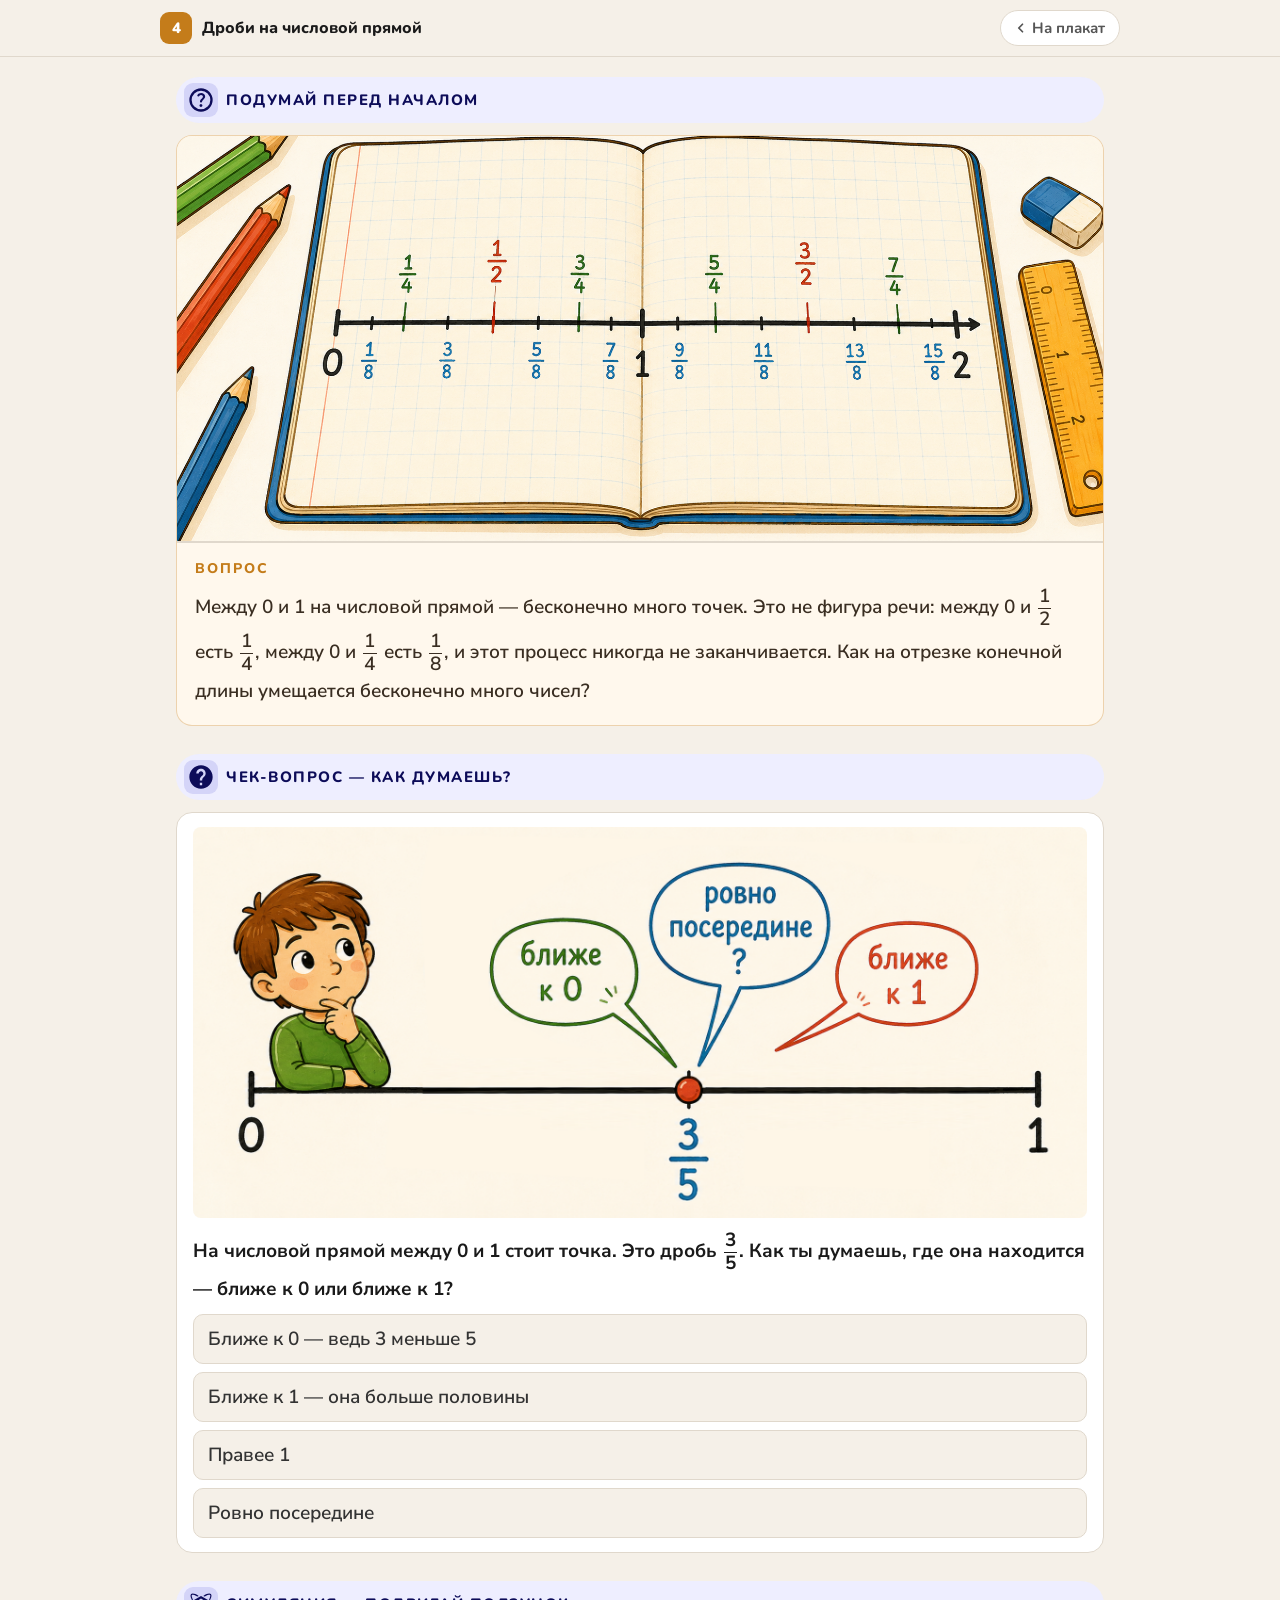
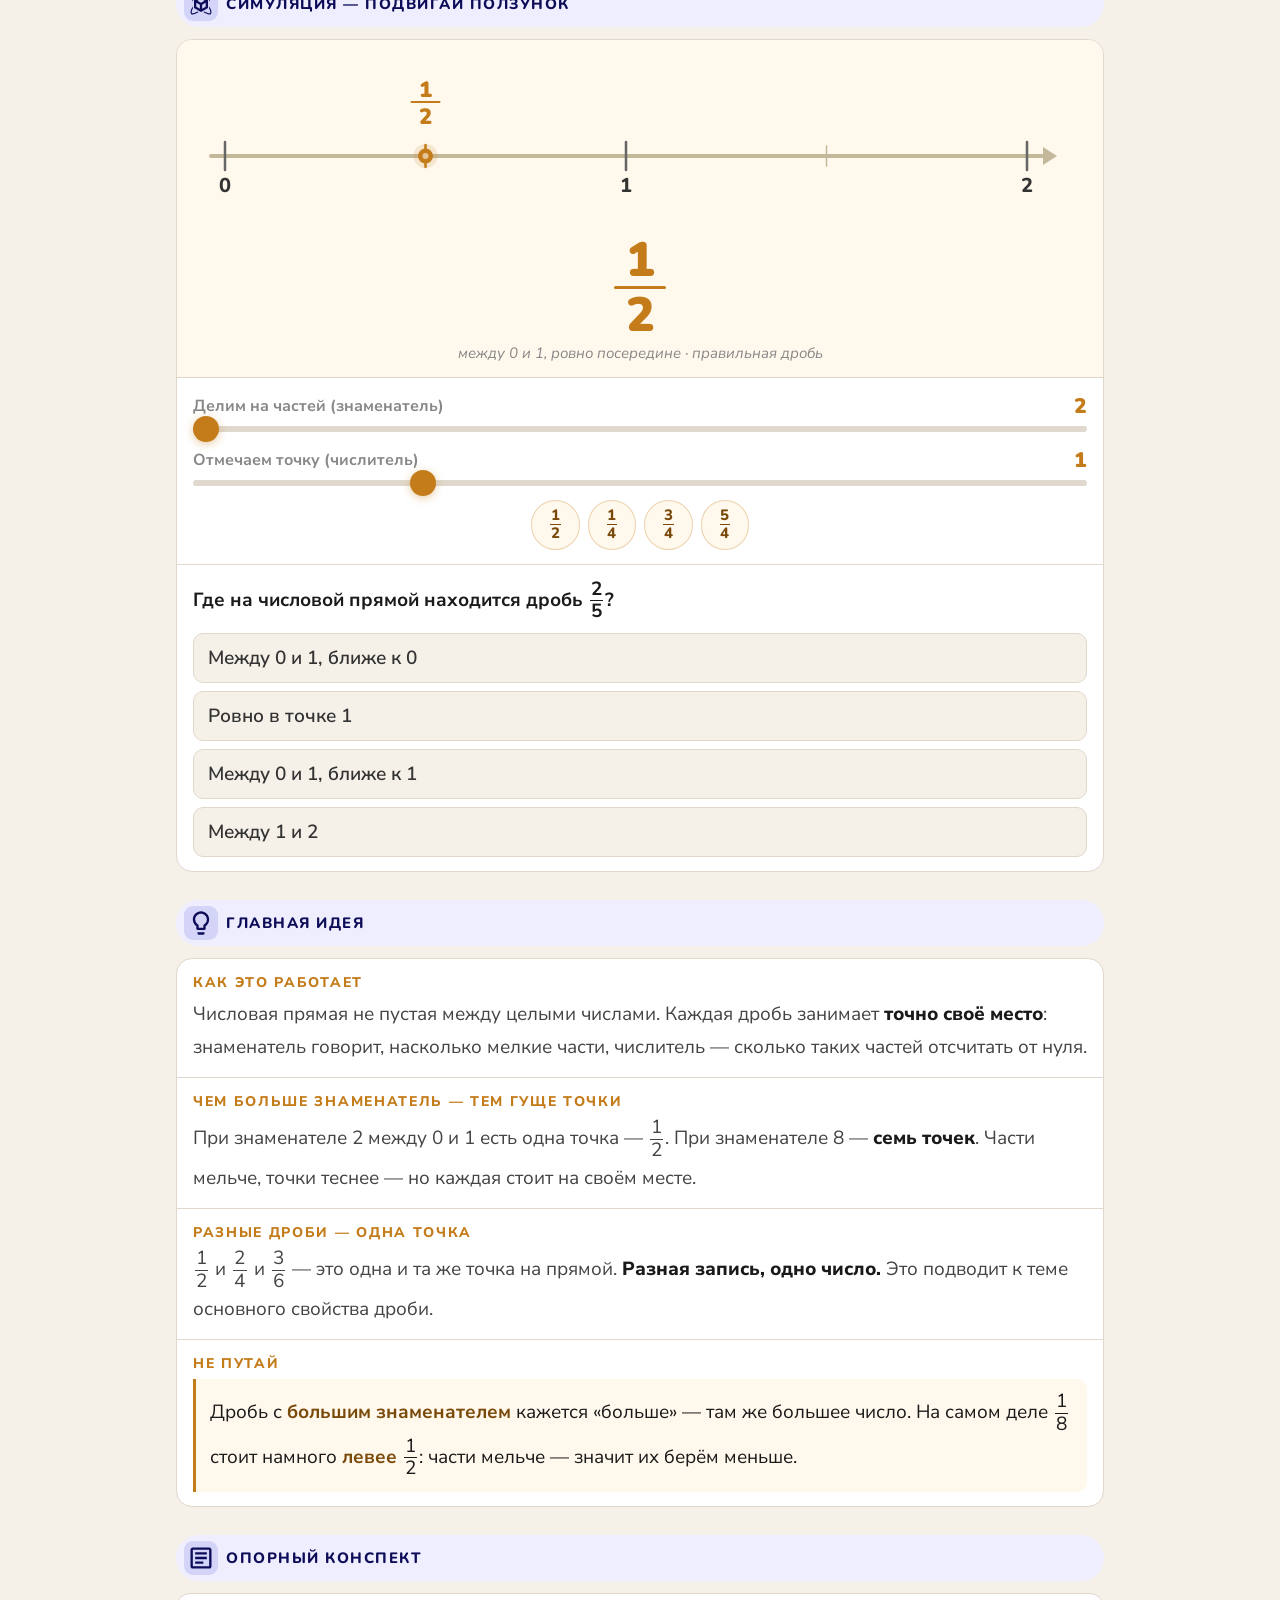
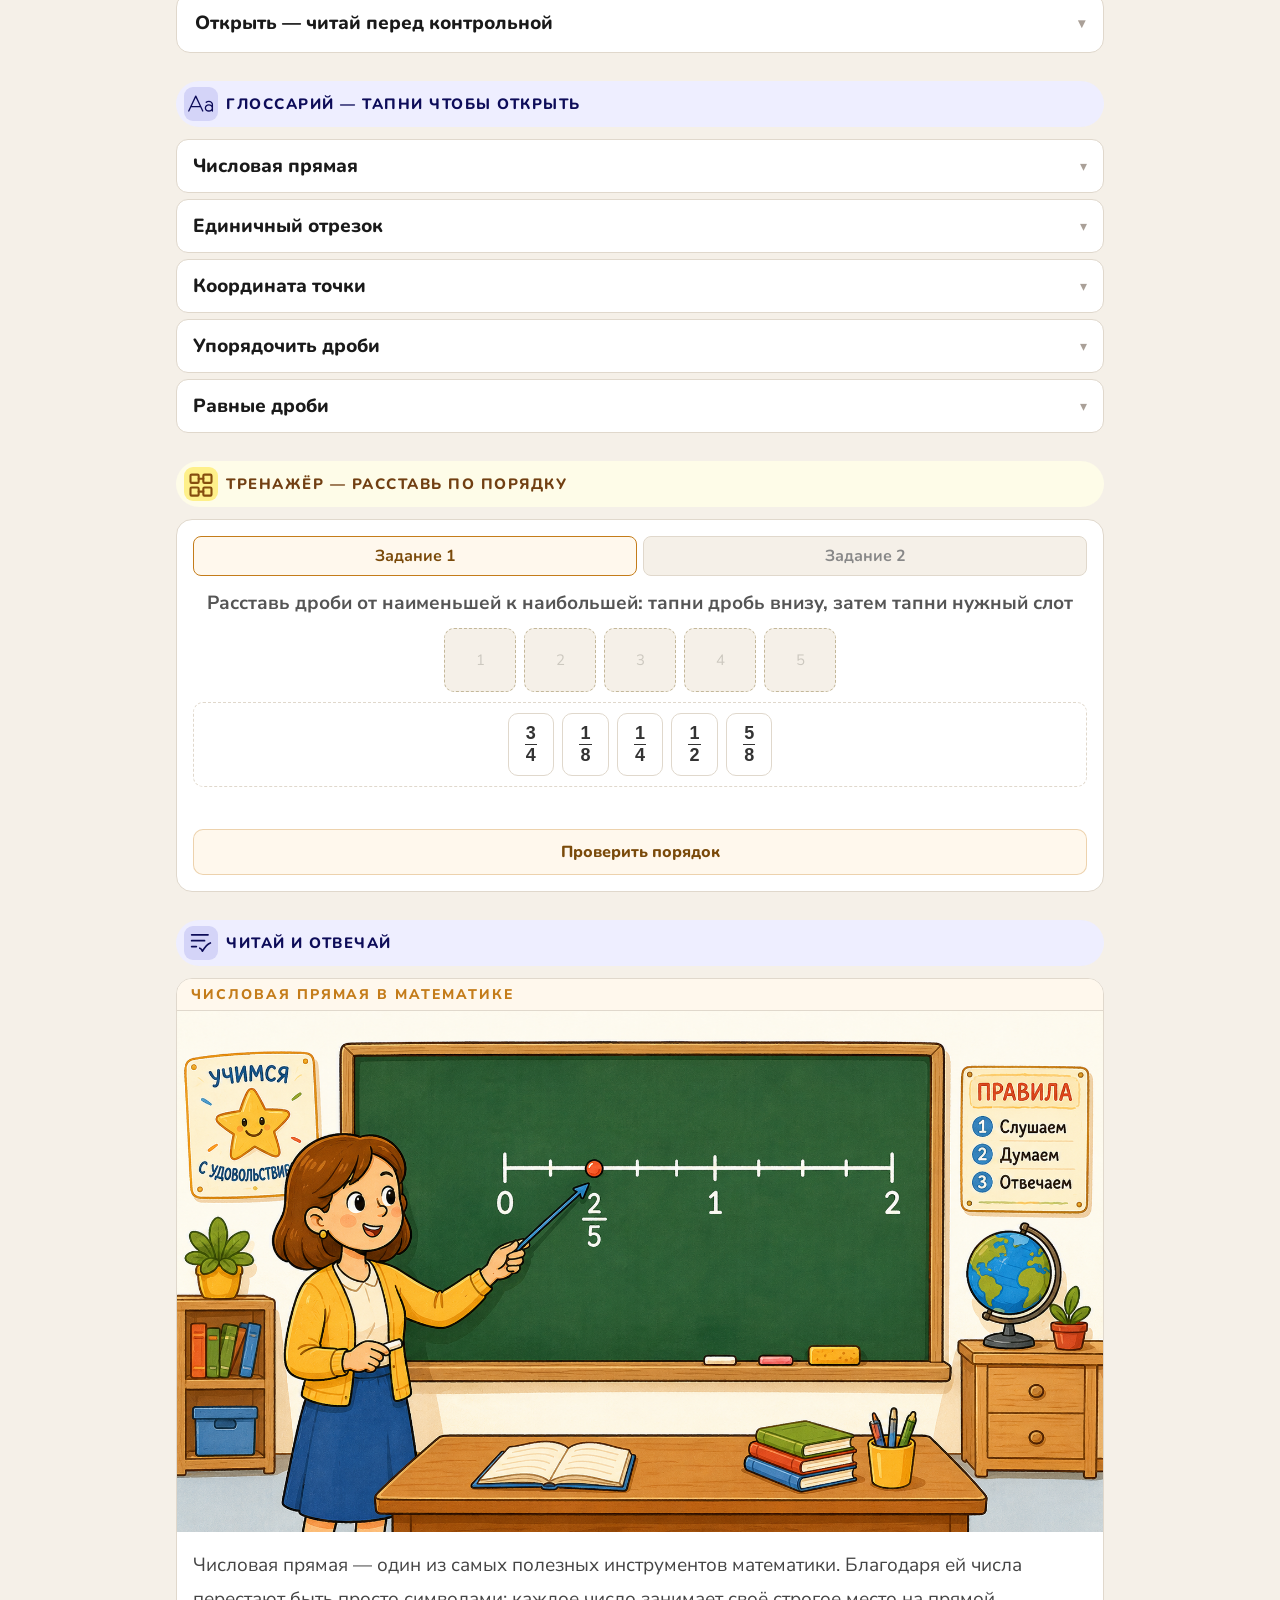
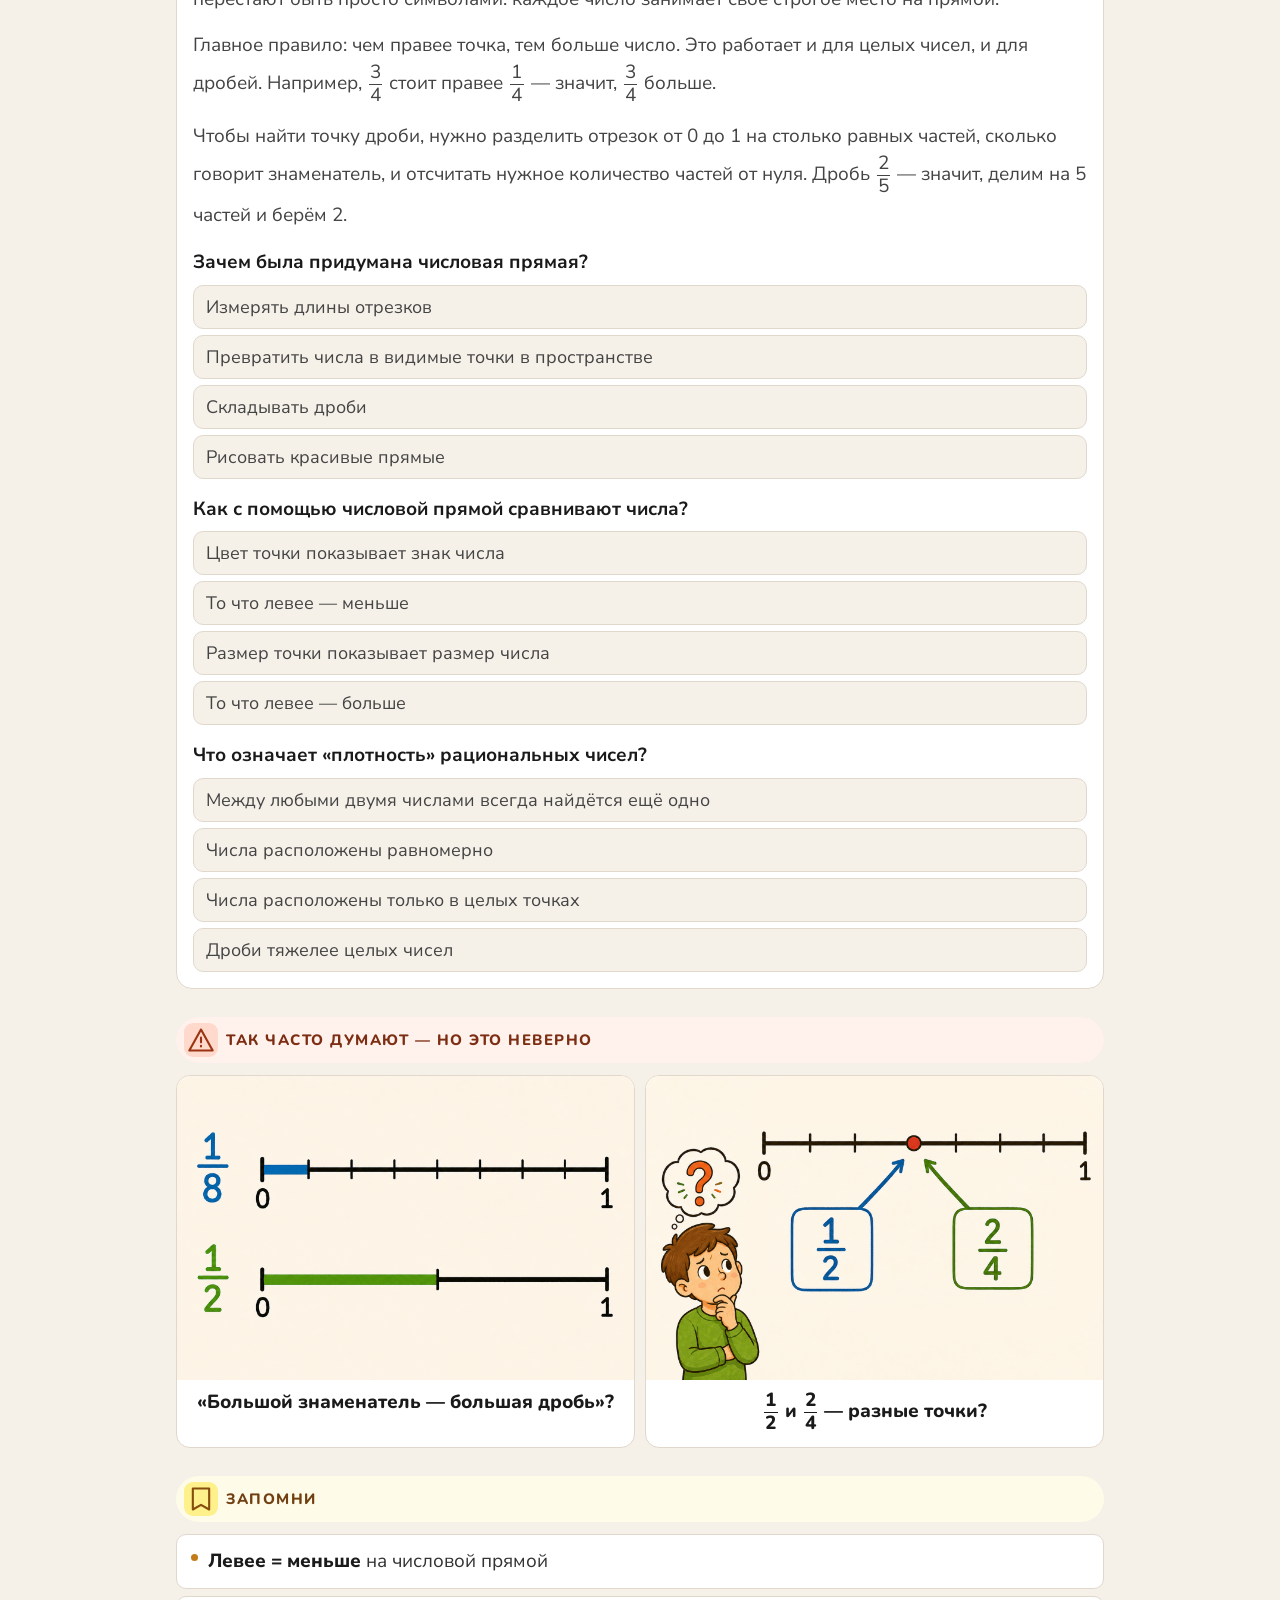
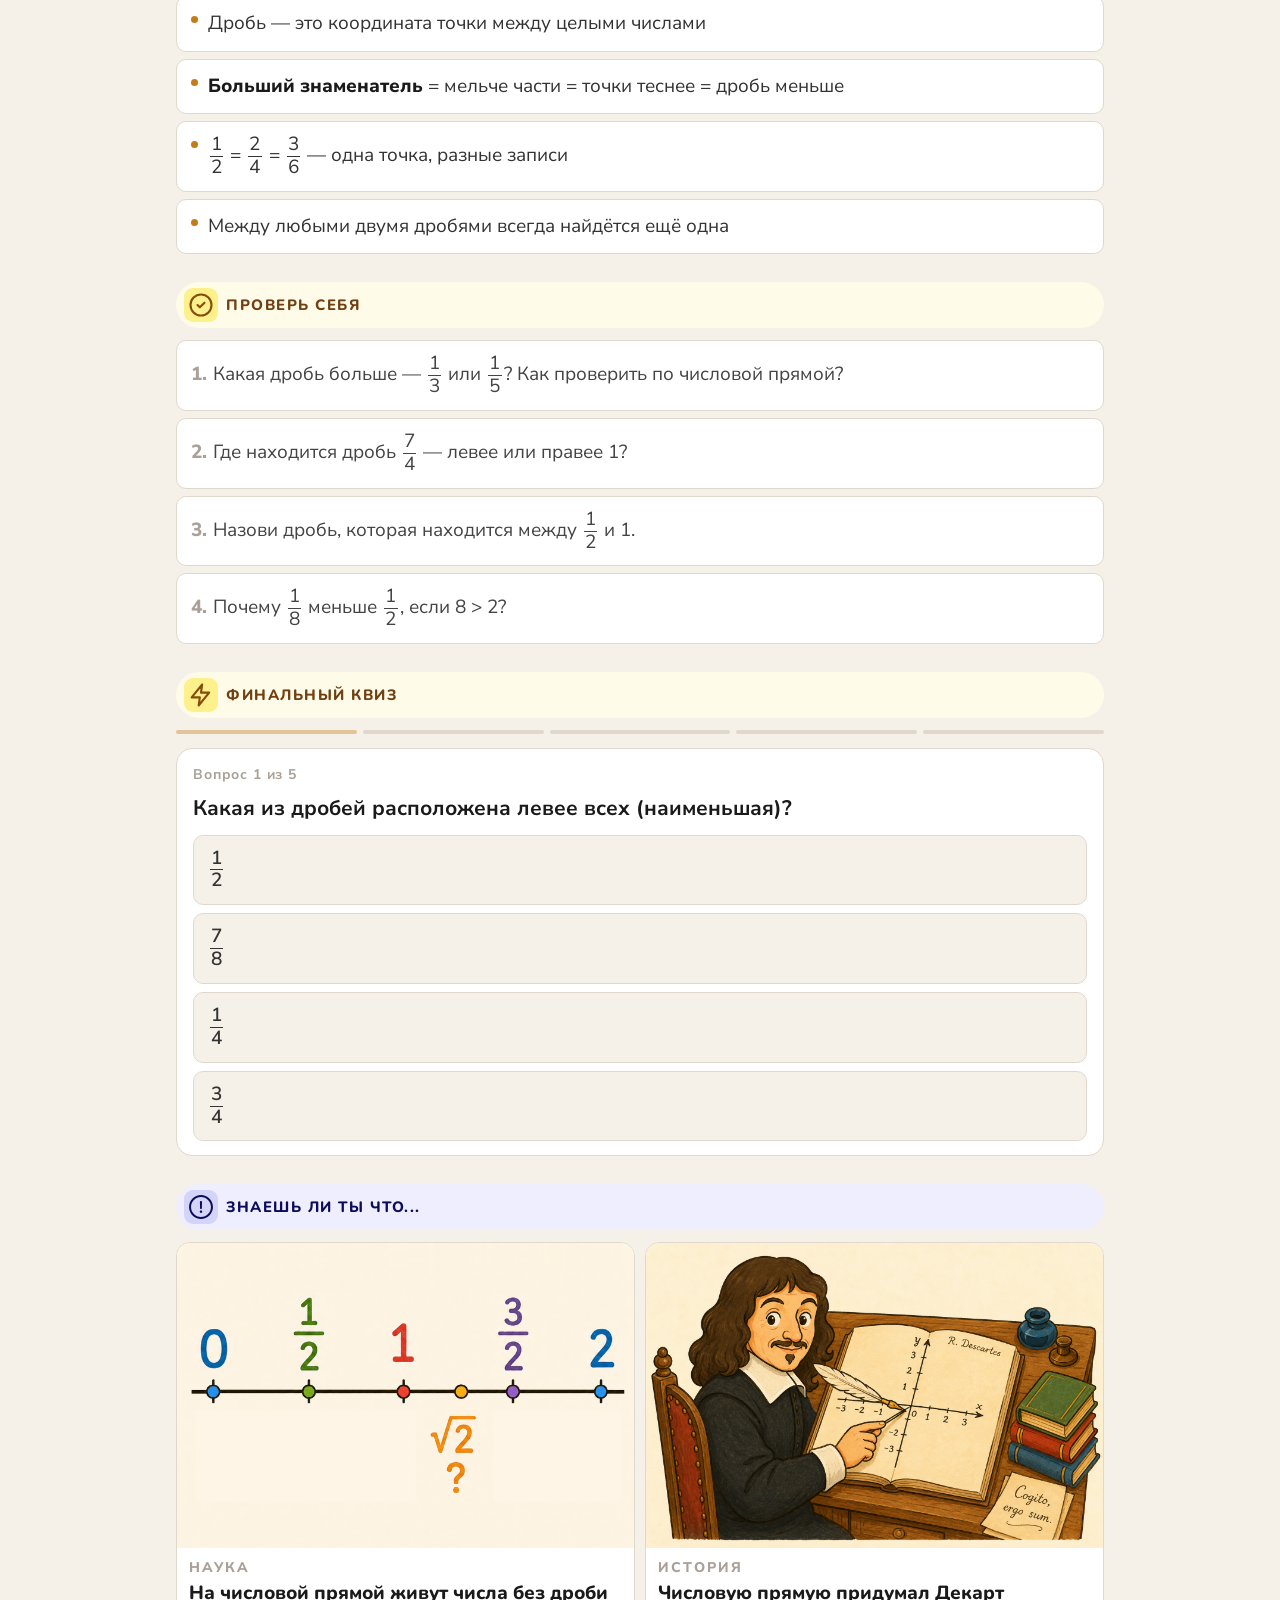
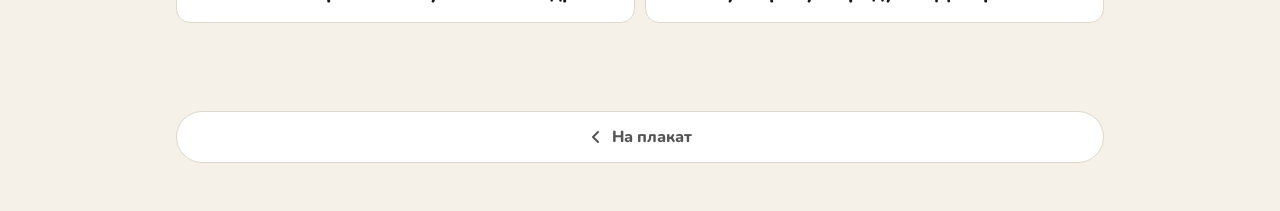
<file: block5/node4.html>
<!DOCTYPE html>
<html lang="ru">
<head>
  <meta charset="UTF-8">
  <meta name="viewport" content="width=device-width, initial-scale=1.0, maximum-scale=1.0">
  <title>Узел 4 · Дроби на числовой прямой</title>
  <link rel="stylesheet" href="../shared.css">
  <style>

    body { background: #F5F0E8; min-height: 100vh; color: #1a1a1a; }

    .col {
      width: 100%; max-width: 960px; margin: 0 auto;
      padding-left: 16px; padding-right: 16px;
    }
    @media (min-width: 600px) {
      .col { max-width: none; width: min(100vw - 32px, 640px); }
    }
    @media (min-width: 1024px) {
      .col { width: 960px; }
    }

    /* Топбар */
    .topbar {
      position: sticky; top: 0; z-index: 100;
      background: rgba(245,240,232,0.97);
      border-bottom: 1.5px solid #E0D8CC;
      padding: 10px 16px;
    }
    .topbar-inner {
      width: 100%; max-width: 960px; margin: 0 auto;
      display: flex; align-items: center; gap: 10px;
    }
    @media (min-width: 600px) {
      .topbar-inner { max-width: none; width: min(100vw - 32px, 640px); }
    }
    @media (min-width: 1024px) {
      .topbar-inner { width: 960px; }
    }
    
    
    
    

    /* Секции */
    .page { padding: 20px 0 60px; }
    .sec { margin-bottom: 28px; }
    .sec-title { display: flex; align-items: center; gap: 7px; margin-bottom: 12px; }
    .sec-pill { display: flex; align-items: center; gap: 8px; padding: 6px 14px 6px 8px; border-radius: 50px; width: 100%; }
    .sec-pill-icon { width: 34px; height: 34px; border-radius: 9px; display: flex; align-items: center; justify-content: center; flex-shrink: 0; }
    .sec-pill-text { font-family: var(--font-main); font-size: 15px; font-weight: 800; letter-spacing: 0.1em; text-transform: uppercase; }
    .sp-learn { background: #EEEEFF; }
    .sp-learn .sec-pill-icon { background: #D4D4F8; }
    .sp-learn .sec-pill-text { color: #0D0C59; }
    .sp-train { background: #FEFCE8; }
    .sp-train .sec-pill-icon { background: #FEF08A; }
    .sp-train .sec-pill-text { color: #713F12; }
    .sp-err { background: #FFF1EC; }
    .sp-err .sec-pill-icon { background: #FFD9CC; }
    .sp-err .sec-pill-text { color: #7C2D12; }

    /* Карточка */
    .card { background: #fff; border: 1.5px solid #E0D8CC; border-radius: 16px; overflow: hidden; }

    /* Hook */
    .hook-card { background: #FFF8ED; border: 1.5px solid rgba(196,124,26,0.3); border-radius: 16px; overflow: hidden; }
    .hook-text-wrap { padding: 16px 18px 18px; border-top: 2px solid #E0D8CC; }
    
    

    /* Симуляция — числовая прямая */
    .sim-top { background: #FFF8ED; padding: 16px 16px 12px; border-bottom: 1.5px solid #E0D8CC; }
    .num-line-wrap {
      width: 100%; overflow-x: auto; padding-bottom: 4px;
    }
    .num-line-svg-wrap {
      min-width: 280px; min-height: 130px;
    }
    .sim-fraction-display {
      display: flex; align-items: center; justify-content: center; gap: 16px;
      padding: 10px 0 4px;
    }
    .sim-frac-big {
      display: flex; flex-direction: column; align-items: center; gap: 2px;
    }
    
    .frac-l { width: 52px; height: 3px; background: #C47C1A; border-radius: 2px; }
    
    .sim-status { text-align: center; font-size: 15px; color: #888; font-style: italic; min-height: 22px; }
    .sim-pos-badge {
      display: inline-block; background: #FFF8ED; border: 1.5px solid rgba(196,124,26,0.3);
      border-radius: 20px; padding: 4px 14px;
      font-family: var(--font-main); font-size: 15px; font-weight: 700; color: #7A4A0A;
    }

    .sliders { padding: 14px 16px; display: flex; flex-direction: column; gap: 14px; }
    .slider-row { display: flex; flex-direction: column; gap: 6px; }
    .slider-lbl { display: flex; justify-content: space-between; align-items: center; }
    
    
    input[type=range] { -webkit-appearance: none; width: 100%; height: 6px; border-radius: 3px; background: #E0D8CC; outline: none; cursor: pointer; }
    input[type=range]::-webkit-slider-thumb { -webkit-appearance: none; width: 26px; height: 26px; border-radius: 50%; background: #C47C1A; box-shadow: 0 2px 8px rgba(196,124,26,0.4); cursor: pointer; }

    .presets { padding: 0 16px 14px; display: flex; gap: 8px; flex-wrap: wrap; justify-content: center; }
    .preset-btn {
      background: #FFF8ED; border: 1.5px solid rgba(196,124,26,0.3);
      border-radius: 50px; padding: 6px 16px;
      font-family: var(--font-main); font-size: 15px; font-weight: 800; color: #7A4A0A;
      cursor: pointer; transition: transform 0.12s, background 0.15s; -webkit-tap-highlight-color: transparent;
    }
    .preset-btn:active { transform: scale(0.92); background: #F5E8CC; }

    /* Чек-вопрос */
    .check-wrap { padding: 14px 16px; border-top: 1.5px solid #E0D8CC; }
    
    .check-opts { display: flex; flex-direction: column; gap: 8px; }
    
    
    .check-opt.correct { background: #ECFDF5; border-color: #22C55E; color: #166534; pointer-events: none; }
    .check-opt.wrong   { background: #FEF2F2; border-color: #F87171; color: #991B1B; }
    .check-opt.dis     { pointer-events: none; opacity: 0.4; }
    .check-fb { margin-top: 10px; padding: 10px 14px; border-radius: 10px; font-size: 15px; line-height: 1.5; font-weight: 600; display: none; }
    .check-fb.ok  { background: #ECFDF5; color: #166534; display: block; font-size: 16px; }
    .check-fb.err { background: #FEF2F2; color: #991B1B; display: block; font-size: 16px; }

    /* Объяснение */
    .expl-block { padding: 14px 16px; border-bottom: 1.5px solid #E0D8CC; }
    .expl-block:last-child { border-bottom: none; }
    
    
    .expl-t strong { font-weight: 800; color: #1a1a1a; }
    .expl-alert { background: #FFF8ED; border-left: 3px solid #C47C1A; border-radius: 0 10px 10px 0; padding: 12px 14px; line-height: 1.6; color: #1a1a1a; }
    .expl-alert strong { color: #7A4A0A; }

    /* Опорный конспект */
    
    
    
    .cs-toggle.open .cs-toggle-icon { transform: rotate(180deg); }
    .cs-body { display: none; margin-top: 8px; }
    .cs-body.open { display: block; }
    .cs-block { padding: 14px 16px; border-bottom: 1.5px solid #E0D8CC; }
    .cs-block:last-child { border-bottom: none; }
    
    
    .cs-text strong { color: #C47C1A; font-weight: 800; }
    .cs-list { display: flex; flex-direction: column; gap: 7px; }
    
    
    .cs-confusion { display: flex; flex-direction: column; gap: 8px; }
    .cs-conf-row { background: #F5F0E8; border-radius: 10px; padding: 10px 12px; }
    
    

    /* Глоссарий */
    .gloss-list { display: flex; flex-direction: column; gap: 6px; }
    .gloss-item { background: #fff; border: 1.5px solid #E0D8CC; border-radius: 12px; overflow: hidden; cursor: pointer; -webkit-tap-highlight-color: transparent; }
    .gloss-head { padding: 13px 16px; display: flex; align-items: center; justify-content: space-between; gap: 8px; }
    
    
    .gloss-item.open .gloss-arrow { transform: rotate(180deg); }
    
    .gloss-item.open .gloss-body { display: block; }
    .gloss-body em { font-style: normal; font-weight: 700; color: #C47C1A; }

    /* Sort-тренажёр */
    .sort-wrap { padding: 16px; }
    .sort-header { font-size: 19px; font-weight: 700; color: #555; margin-bottom: 12px; text-align: center; }
    .sort-bank {
      display: flex; flex-wrap: wrap; gap: 8px; justify-content: center;
      min-height: 48px; border: 1.5px dashed #E0D8CC;
      border-radius: 10px; padding: 10px; margin-bottom: 12px;
    }
    .sort-slots {
      display: flex; flex-wrap: wrap; gap: 8px; justify-content: center;
      min-height: 48px; margin-bottom: 10px;
    }
    .sort-slot {
      width: 72px; height: 64px;
      border: 1.5px dashed #C4B89A; border-radius: 10px;
      display: flex; align-items: center; justify-content: center;
      background: #F5F0E8; font-size: 19px; color: #AAA098;
      cursor: pointer; -webkit-tap-highlight-color: transparent;
      flex-shrink: 0; box-sizing: border-box;
    }
    .sort-slot.filled { background: #fff; border-color: #C47C1A; border-style: solid; }
    .sort-chip {
      background: #fff; border: 1.5px solid #E0D8CC;
      border-radius: 10px; padding: 9px 14px;
      font-size: 19px; font-weight: 600; color: #333;
      cursor: pointer; transition: border-color 0.15s, background 0.15s, transform 0.12s;
      -webkit-tap-highlight-color: transparent;
      display: flex; align-items: center; justify-content: center;
    }
    .sort-chip:active { transform: scale(0.97); }
    .sort-chip.sel { border-color: #C47C1A; background: #FFF8ED; }
    .sort-chip.placed { opacity: 0; pointer-events: none; }
    .sort-chip.correct-pos { border-color: #22C55E; background: #ECFDF5; color: #166534; pointer-events: none; }
    .sort-chip.wrong-pos  { border-color: #F87171; background: #FEF2F2; color: #991B1B; }
    .sort-fb { text-align: center; font-size: 19px; font-weight: 700; color: #AAA098; min-height: 20px; }
    .sort-check-btn {
      display: block; width: 100%; margin-top: 10px;
      padding: 11px; background: #FFF8ED; border: 1.5px solid rgba(196,124,26,0.3);
      border-radius: 10px; font-family: var(--font-main); font-size: 16px; font-weight: 800;
      color: #7A4A0A; cursor: pointer; transition: background 0.15s, transform 0.12s;
      -webkit-tap-highlight-color: transparent;
    }
    .sort-check-btn:active { transform: scale(0.97); background: #F5E8CC; }
    .sort-reset-btn {
      display: none; width: 100%; margin-top: 8px;
      padding: 10px; background: #F5F0E8; border: 1.5px solid #E0D8CC;
      border-radius: 10px; font-family: var(--font-main); font-size: 16px; font-weight: 700;
      color: #888; cursor: pointer; -webkit-tap-highlight-color: transparent;
    }
    .match2-grid { display: flex; flex-direction: column; gap: 0; max-width: 640px; margin: 0 auto; }
    .match2-row { display: flex; align-items: center; gap: 10px; padding: 10px 0; border-bottom: 1px solid #E8E0D0; }
    .match2-row:last-child { border-bottom: none; }
    .match2-frac {
      min-width: 56px; text-align: center; font-size: 19px; font-weight: 700;
      flex-shrink: 0;
    }
    .match2-opts { display: flex; flex-wrap: wrap; gap: 6px; flex: 1; }
    .match2-btn {
      background: #F5F0E8; border: 1.5px solid #E0D8CC; border-radius: 8px;
      padding: 7px 10px; font-family: var(--font-body); font-size: 16px; font-weight: 600;
      color: #333; cursor: pointer; -webkit-tap-highlight-color: transparent;
      transition: border-color 0.15s, background 0.15s;
    }
    .match2-btn.sel { border-color: #C47C1A; background: #FFF8ED; }
    .sort-tab-bar {
      display: flex; gap: 6px; margin-bottom: 14px;
    }
    .sort-tab {
      flex: 1; padding: 8px 6px; background: #F5F0E8;
      border: 1.5px solid #E0D8CC; border-radius: 8px;
      font-family: var(--font-main); font-size: 16px; font-weight: 700;
      color: #888; cursor: pointer; text-align: center;
      transition: background 0.15s, border-color 0.15s;
      -webkit-tap-highlight-color: transparent;
    }
    .sort-tab.active { background: #FFF8ED; border-color: #C47C1A; color: #7A4A0A; }

    /* Чтение */
    
    
    .read-text p { margin-bottom: 12px; }
    .read-text p:last-child { margin-bottom: 0; }
    .read-qs { padding: 0 16px 16px; display: flex; flex-direction: column; gap: 16px; }
    
    .read-opts { display: flex; flex-direction: column; gap: 6px; }
    
    .read-opt.correct { background: #ECFDF5; border-color: #22C55E; color: #166534; pointer-events: none; }
    .read-opt.wrong   { background: #FEF2F2; border-color: #F87171; color: #991B1B; pointer-events: none; }
    .read-opt.dis     { pointer-events: none; opacity: 0.4; }

    /* Misconceptions */
    .misc-grid { display: grid; grid-template-columns: 1fr 1fr; gap: 10px; margin-bottom: 10px; }
    .misc-card {
      background: #fff; border: 1.5px solid #E0D8CC;
      border-radius: 14px; overflow: hidden;
      cursor: pointer; -webkit-tap-highlight-color: transparent;
      transition: border-color 0.2s, box-shadow 0.2s;
    }
    .misc-card.active { border-color: #C47C1A; box-shadow: 0 2px 14px rgba(196,124,26,0.18); }
    .misc-ph { width: 100%; aspect-ratio: 3/2; background: #EDE6D8; border: 2px dashed #C4B89A; display: flex; flex-direction: column; align-items: center; justify-content: center; gap: 4px; padding: 8px; box-sizing: border-box; }
    .misc-ph-icon { font-size: 20px; opacity: 0.45; }
    .misc-ph-desc { font-size: 11px; color: #8C7A60; font-weight: 600; text-align: center; line-height: 1.4; }
    
    .misc-panel { display: none; background: #fff; border: 1.5px solid #E0D8CC; border-radius: 14px; overflow: hidden; }
    .misc-panel.open { display: block; }
    .misc-panel-head { background: #FEF2F2; padding: 14px 16px; border-bottom: 1.5px solid #FECACA; display: flex; align-items: center; gap: 10px; }
    .misc-panel-head-icon { flex-shrink: 0; }
    
    .misc-body  { padding: 14px 16px; }
    
    
    

    /* Запомни */
    .remember-list { display: flex; flex-direction: column; gap: 7px; }
    .remember-item { display: flex; align-items: flex-start; gap: 10px; padding: 12px 14px; background: #fff; border: 1.5px solid #E0D8CC; border-radius: 10px; }
    .remember-dot  { width: 7px; height: 7px; border-radius: 50%; background: #C47C1A; flex-shrink: 0; margin-top: 7px; }
    
    .remember-text strong { color: #1a1a1a; font-weight: 800; }

    /* Проверь себя */
    .selfcheck-list { display: flex; flex-direction: column; gap: 7px; }
    
    .selfcheck-num  { font-weight: 800; color: #AAA098; margin-right: 6px; }

    /* Квиз */
    .quiz-prog { display: flex; gap: 6px; margin-bottom: 14px; }
    .quiz-dot  { flex: 1; height: 4px; border-radius: 2px; background: #E0D8CC; transition: background 0.3s; }
    .quiz-dot.done    { background: #C47C1A; }
    .quiz-dot.current { background: rgba(196,124,26,0.38); }
    .quiz-dot.correct { background: #22C55E; }
    .quiz-dot.wrong   { background: #F87171; }
    .quiz-qw  { padding: 16px 16px 10px; }
    
    
    .quiz-opts { padding: 0 16px 14px; display: flex; flex-direction: column; gap: 8px; }
    
    
    .quiz-opt.correct { background: #ECFDF5; border-color: #22C55E; color: #166534; pointer-events: none; }
    .quiz-opt.wrong   { background: #FEF2F2; border-color: #F87171; color: #991B1B; pointer-events: none; }
    .quiz-opt.dis     { pointer-events: none; opacity: 0.32; }
    
    .quiz-explain.show { display: block; }
    .quiz-explain.ok  { background: #ECFDF5; color: #166534; }
    .quiz-explain.err { background: #FEF2F2; color: #991B1B; }
    
    

    /* DYK */
    .dyk-grid  { display: grid; grid-template-columns: 1fr 1fr; gap: 10px; margin-bottom: 10px; }
    .dyk-card  { background: #fff; border: 1.5px solid #E0D8CC; border-radius: 14px; overflow: hidden; cursor: pointer; -webkit-tap-highlight-color: transparent; transition: border-color 0.2s, box-shadow 0.2s; }
    .dyk-card.active { border-color: #C47C1A; box-shadow: 0 2px 14px rgba(196,124,26,0.18); }
    .dyk-card-body { padding: 10px 12px 12px; }
    
    .dyk-panel { display: none; background: #fff; border: 1.5px solid #C47C1A; border-radius: 14px; overflow: hidden; margin-bottom: 10px; }
    .dyk-panel.open { display: block; }
    .dyk-panel-head { background: #FFF8ED; padding: 14px 16px; border-bottom: 1.5px solid rgba(196,124,26,0.2); }


    /* Заглушки */
    .img-placeholder {
      width: 100%; background: #EDE6D8; border: 2px dashed #C4B89A;
      display: flex; flex-direction: column; align-items: center; justify-content: center;
      gap: 8px; color: #8C7A60; font-family: var(--font-main);
      text-align: center; padding: 20px 16px; box-sizing: border-box;
    }
    
    
    
    .img-ph-16-7 { aspect-ratio: 16/7; }
    .img-ph-3-2  { aspect-ratio: 3/2; }
    .img-ph-16-6 { aspect-ratio: 16/6; }

    /* Кнопка внизу */
    .bottom-back { padding: 0 16px 48px; width: 100%; max-width: 960px; margin: 0 auto; }
    @media (min-width: 600px) { .bottom-back { max-width: none; width: min(100vw - 32px, 640px); } }
    @media (min-width: 1024px) { .bottom-back { width: 960px; } }
    
    

    /* Экран завершения */
    .finish-ov {
      position: fixed; inset: 0; background: rgba(245,240,232,0.97);
      display: flex; align-items: center; justify-content: center;
      z-index: 200; opacity: 0; pointer-events: none; transition: opacity 0.4s;
    }
    .finish-ov.show { opacity: 1; pointer-events: all; }
    .finish-card {
      background: #fff; border: 1.5px solid #E0D8CC;
      border-radius: 24px; padding: 36px 28px; text-align: center; max-width: 320px; width: 90%;
      transform: scale(0.75); transition: transform 0.45s cubic-bezier(0.34,1.56,0.64,1);
    }
    .finish-ov.show .finish-card { transform: scale(1); }
    
    
    
    .finish-score strong { color: #16A34A; font-weight: 800; }
    .finish-btns  { display: flex; flex-direction: column; gap: 8px; }
    
    
    .finish-btn-pri { background: #C47C1A; color: #fff; }
    .finish-btn-sec { background: #F5F0E8; color: #888; border: 1.5px solid #E0D8CC; }

    /* Масштабирование */
    @media (min-width: 600px) {
      .sort-chip     { font-size: clamp(15px, 1.9vw, 18px); }
      
      
      
      
      
      
      
      
      
      
      
      
      
      
      
    }

    /* Инлайн-дробь */
    .frac {
      display: inline-grid;
      grid-template-rows: 1fr auto 1fr;
      align-items: center;
      text-align: center;
      vertical-align: middle;
      margin: 0 2px;
      line-height: 1;
    }
    .frac-n, .frac-d { font-size: 1em; line-height: 1.15; }
    .frac-bar { border-top: 1.5px solid currentColor; width: 100%; min-width: 0.7em; }

  </style>
</head>
<body>

<div class="topbar">
  <div class="topbar-inner">
    <div class="topbar-badge">4</div>
    <div class="topbar-title">Дроби на числовой прямой</div>
    <a href="index.html" class="topbar-back">
      <svg width="12" height="12" viewBox="0 0 16 16" fill="none"><path d="M10 3L5 8L10 13" stroke="currentColor" stroke-width="2.2" stroke-linecap="round" stroke-linejoin="round"/></svg>
      На плакат
    </a>
  </div>
</div>

<div class="page">
<div class="col">

  <!-- 1. HOOK -->
  <div class="sec">
    <div class="sec-title"><div class="sec-pill sp-learn"><div class="sec-pill-icon"><svg width="28" height="28" viewBox="0 0 24 24" fill="#0D0C59"><path d="M11.95 18q.525 0 .888-.363t.362-.887t-.362-.888t-.888-.362t-.887.363t-.363.887t.363.888t.887.362m.05 4q-2.075 0-3.9-.788t-3.175-2.137T2.788 15.9T2 12t.788-3.9t2.137-3.175T8.1 2.788T12 2t3.9.788t3.175 2.137T21.213 8.1T22 12t-.788 3.9t-2.137 3.175t-3.175 2.138T12 22m0-2q3.35 0 5.675-2.325T20 12t-2.325-5.675T12 4T6.325 6.325T4 12t2.325 5.675T12 20m.1-12.3q.625 0 1.088.4t.462 1q0 .55-.337.975t-.763.8q-.575.5-1.012 1.1t-.438 1.35q0 .35.263.588t.612.237q.375 0 .638-.25t.337-.625q.1-.525.45-.937t.75-.788q.575-.55.988-1.2t.412-1.45q0-1.275-1.037-2.087T12.1 6q-.95 0-1.812.4T8.975 7.625q-.175.3-.112.638t.337.512q.35.2.725.125t.625-.425q.275-.375.688-.575t.862-.2"/></svg></div><span class="sec-pill-text">Подумай перед началом</span></div></div>
    <div class="hook-card">
      <img src="node4_img1.png" alt="Числовая прямая в тетради" style="width:100%;aspect-ratio:16/7;object-fit:cover;border-radius:10px 10px 0 0;display:block;">
      <div class="hook-text-wrap">
        <div class="hook-label">Вопрос</div>
        <div class="hook-text">Между 0 и 1 на числовой прямой — бесконечно много точек. Это не фигура речи: между 0 и <span class="frac"><span class="frac-n">1</span><span class="frac-bar"></span><span class="frac-d">2</span></span> есть <span class="frac"><span class="frac-n">1</span><span class="frac-bar"></span><span class="frac-d">4</span></span>, между 0 и <span class="frac"><span class="frac-n">1</span><span class="frac-bar"></span><span class="frac-d">4</span></span> есть <span class="frac"><span class="frac-n">1</span><span class="frac-bar"></span><span class="frac-d">8</span></span>, и этот процесс никогда не заканчивается. Как на отрезке конечной длины умещается бесконечно много чисел?</div>
      </div>
    </div>
  </div>

  <!-- 2. ЧЕК-ВОПРОС ДО СИМУЛЯЦИИ -->
  <div class="sec">
    <div class="sec-title"><div class="sec-pill sp-learn"><div class="sec-pill-icon"><svg width="28" height="28" viewBox="0 0 24 24" fill="#0D0C59"><path d="M12 2C6.48 2 2 6.48 2 12s4.48 10 10 10 10-4.48 10-10S17.52 2 12 2m1 17h-2v-2h2zm2.07-7.75-.9.92C13.45 12.9 13 13.5 13 15h-2v-.5c0-1.1.45-2.1 1.17-2.83l1.24-1.26c.37-.36.59-.86.59-1.41 0-1.1-.9-2-2-2s-2 .9-2 2H8c0-2.21 1.79-4 4-4s4 1.79 4 4c0 .88-.36 1.68-.93 2.25"/></svg></div><span class="sec-pill-text">Чек-вопрос — как думаешь?</span></div></div>
    <div class="card">
      <div style="padding:14px 16px;">
        <img src="node4_img2.png" alt="Точка на числовой прямой — ближе к 0 или к 1?" style="width:100%;aspect-ratio:16/7;object-fit:cover;border-radius:8px;display:block;margin-bottom:12px;">
        <div class="check-q" id="preCheckQ">На числовой прямой между 0 и 1 стоит точка. Это дробь <span class="frac"><span class="frac-n">3</span><span class="frac-bar"></span><span class="frac-d">5</span></span>. Как ты думаешь, где она находится — ближе к 0 или ближе к 1?</div>
        <div class="check-opts" id="preCheckOpts"></div>
        <div class="check-fb" id="preCheckFb"></div>
      </div>
    </div>
  </div>

  <!-- 3. СИМУЛЯЦИЯ -->
  <div class="sec">
    <div class="sec-title"><div class="sec-pill sp-learn"><div class="sec-pill-icon"><svg width="28" height="28" viewBox="0 0 512 512" fill="#0D0C59"><path fill-rule="evenodd" d="M421.935 90.066c2.286 2.287 5.356 7.973 4.013 21.398c-1.323 13.221-6.731 30.687-16.845 51.505a306 306 0 0 1-3.77 7.492v42.31c39.823-61.993 54.037-115.44 31.687-137.79c-22.529-22.528-76.652-7.907-139.277 32.646l20.879 12.054c10.535-6.46 20.717-12.073 30.411-16.783c20.817-10.114 38.283-15.522 51.504-16.845c13.425-1.343 19.112 1.727 21.398 4.013M405.333 341.54v-42.31c39.823 61.993 54.037 115.44 31.687 137.79c-22.536 22.536-76.689 7.897-139.341-32.687l20.877-12.053c10.559 6.477 20.763 12.104 30.477 16.823c20.817 10.114 38.283 15.522 51.505 16.845c13.424 1.343 19.111-1.727 21.397-4.013c2.287-2.287 5.357-7.973 4.013-21.398c-1.322-13.221-6.73-30.687-16.845-51.505a306 306 0 0 0-3.77-7.492m-211.888 50.74l20.876 12.053c-62.651 40.584-116.804 55.223-139.34 32.687c-22.35-22.35-8.136-75.795 31.686-137.788v42.31a309 309 0 0 0-3.769 7.49c-10.114 20.818-15.522 38.284-16.845 51.505c-1.343 13.425 1.727 19.111 4.013 21.398c2.287 2.286 7.973 5.356 21.398 4.013c13.221-1.323 30.687-6.731 51.505-16.845c9.713-4.719 19.917-10.346 30.476-16.823M74.981 74.981c-22.35 22.35-8.136 75.795 31.686 137.788v-42.311a308 308 0 0 1-3.769-7.489c-10.114-20.818-15.522-38.284-16.845-51.505c-1.343-13.425 1.727-19.111 4.013-21.398c2.287-2.286 7.973-5.356 21.398-4.013c13.221 1.323 30.687 6.73 51.505 16.845c9.693 4.709 19.874 10.322 30.41 16.782l20.878-12.054C151.633 67.074 97.51 52.453 74.981 74.981M256 108.16l128 73.901v147.801l-128 73.901l-128-73.901V182.06zm85.333 123.132v73.937l-64 36.95v-73.937zm-106.666 36.95v73.937l-64-36.95v-73.937zM256 231.291l-63.969-36.933L256 157.426l63.969 36.932z" clip-rule="evenodd"/></svg></div><span class="sec-pill-text">Симуляция — подвигай ползунок</span></div></div>
    <div class="card">
      <div class="sim-top">
        <!-- Числовая прямая SVG -->
        <div class="num-line-wrap">
          <div class="num-line-svg-wrap" id="numLineSvgWrap"></div>
        </div>
        <!-- Крупное отображение текущей дроби -->
        <div class="sim-fraction-display">
          <div class="sim-frac-big">
            <div class="sim-n" id="simNumBig">1</div>
            <div class="frac-l" id="simFracBar"></div>
            <div class="sim-d" id="simDenBig">2</div>
          </div>
        </div>
        <div class="sim-status" id="simStatus"></div>
      </div>
      <div class="sliders">
        <div class="slider-row">
          <div class="slider-lbl">
            <span class="slider-lbl-t">Делим на частей (знаменатель)</span>
            <span class="slider-val" id="sliderDenVal">2</span>
          </div>
          <input type="range" id="simSliderDen" min="2" max="8" value="2" step="1" oninput="updateSim()">
        </div>
        <div class="slider-row">
          <div class="slider-lbl">
            <span class="slider-lbl-t">Отмечаем точку (числитель)</span>
            <span class="slider-val" id="sliderNumVal">1</span>
          </div>
          <input type="range" id="simSliderNum" min="0" max="4" value="1" step="1" oninput="updateSim()">
        </div>
      </div>
      <div class="presets">
        <button class="preset-btn" onclick="setPreset(1,2)"><span class="frac"><span class="frac-n">1</span><span class="frac-bar"></span><span class="frac-d">2</span></span></button>
        <button class="preset-btn" onclick="setPreset(1,4)"><span class="frac"><span class="frac-n">1</span><span class="frac-bar"></span><span class="frac-d">4</span></span></button>
        <button class="preset-btn" onclick="setPreset(3,4)"><span class="frac"><span class="frac-n">3</span><span class="frac-bar"></span><span class="frac-d">4</span></span></button>
        <button class="preset-btn" onclick="setPreset(5,4)"><span class="frac"><span class="frac-n">5</span><span class="frac-bar"></span><span class="frac-d">4</span></span></button>
      </div>
      <div class="check-wrap">
        <div class="check-q">Где на числовой прямой находится дробь <span class="frac"><span class="frac-n">2</span><span class="frac-bar"></span><span class="frac-d">5</span></span>?</div>
        <div class="check-opts" id="checkOpts"></div>
        <div class="check-fb" id="checkFb"></div>
      </div>
    </div>
  </div>

  <!-- 4. ОБЪЯСНЕНИЕ -->
  <div class="sec">
    <div class="sec-title"><div class="sec-pill sp-learn"><div class="sec-pill-icon"><svg width="28" height="28" viewBox="0 0 24 24" fill="#0D0C59"><path d="M9 21c0 .55.45 1 1 1h4c.55 0 1-.45 1-1v-1H9zm3-19C8.14 2 5 5.14 5 9c0 2.38 1.19 4.47 3 5.74V17c0 .55.45 1 1 1h6c.55 0 1-.45 1-1v-2.26c1.81-1.27 3-3.36 3-5.74c0-3.86-3.14-7-7-7m2.85 11.1l-.85.6V16h-4v-2.3l-.85-.6A5 5 0 0 1 7 9c0-2.76 2.24-5 5-5s5 2.24 5 5c0 1.63-.8 3.16-2.15 4.1"/></svg></div><span class="sec-pill-text">Главная идея</span></div></div>
    <div class="card">
      <div class="expl-block">
        <div class="expl-lbl">Как это работает</div>
        <div class="expl-t">Числовая прямая не пустая между целыми числами. Каждая дробь занимает <strong>точно своё место</strong>: знаменатель говорит, насколько мелкие части, числитель — сколько таких частей отсчитать от нуля.</div>
      </div>
      <div class="expl-block">
        <div class="expl-lbl">Чем больше знаменатель — тем гуще точки</div>
        <div class="expl-t">При знаменателе 2 между 0 и 1 есть одна точка — <span class="frac"><span class="frac-n">1</span><span class="frac-bar"></span><span class="frac-d">2</span></span>. При знаменателе 8 — <strong>семь точек</strong>. Части мельче, точки теснее — но каждая стоит на своём месте.</div>
      </div>
      <div class="expl-block">
        <div class="expl-lbl">Разные дроби — одна точка</div>
        <div class="expl-t"><span class="frac"><span class="frac-n">1</span><span class="frac-bar"></span><span class="frac-d">2</span></span> и <span class="frac"><span class="frac-n">2</span><span class="frac-bar"></span><span class="frac-d">4</span></span> и <span class="frac"><span class="frac-n">3</span><span class="frac-bar"></span><span class="frac-d">6</span></span> — это одна и та же точка на прямой. <strong>Разная запись, одно число.</strong> Это подводит к теме основного свойства дроби.</div>
      </div>
      <div class="expl-block">
        <div class="expl-lbl">Не путай</div>
        <div class="expl-alert">Дробь с <strong>большим знаменателем</strong> кажется «больше» — там же большее число. На самом деле <span class="frac"><span class="frac-n">1</span><span class="frac-bar"></span><span class="frac-d">8</span></span> стоит намного <strong>левее</strong> <span class="frac"><span class="frac-n">1</span><span class="frac-bar"></span><span class="frac-d">2</span></span>: части мельче — значит их берём меньше.</div>
      </div>
    </div>
  </div>

  <!-- 5. ОПОРНЫЙ КОНСПЕКТ -->
  <div class="sec">
    <div class="sec-title"><div class="sec-pill sp-learn"><div class="sec-pill-icon"><svg width="28" height="28" viewBox="0 0 24 24" fill="#0D0C59"><path d="M5 3c-1.11 0-2 .89-2 2v14c0 1.11.89 2 2 2h14c1.11 0 2-.89 2-2V5c0-1.11-.89-2-2-2zm0 2h14v14H5zm2 2v2h10V7zm0 4v2h10v-2zm0 4v2h7v-2z"/></svg></div><span class="sec-pill-text">Опорный конспект</span></div></div>
    <button class="cs-toggle" id="csToggle" onclick="toggleCS()">
      <span>Открыть — читай перед контрольной</span>
      <span class="cs-toggle-icon">&#9662;</span>
    </button>
    <div class="cs-body card" id="csBody">
      <div class="cs-block">
        <div class="cs-lbl">Что это</div>
        <div class="cs-text">Дробь — это координата точки на числовой прямой между целыми числами. Знаменатель делит единичный отрезок на части, числитель указывает, какую из них взять.</div>
      </div>
      <div class="cs-block">
        <div class="cs-lbl">Главные факты</div>
        <div class="cs-list">
          <div class="cs-item">На числовой прямой числа расположены слева направо по возрастанию: левее = меньше</div>
          <div class="cs-item">Дробь с меньшим числителем (при одном знаменателе) стоит левее — она меньше</div>
          <div class="cs-item">Чем больше знаменатель — тем мельче части и теснее расположены точки дробей</div>
          <div class="cs-item"><span class="frac"><span class="frac-n">1</span><span class="frac-bar"></span><span class="frac-d">2</span></span> и <span class="frac"><span class="frac-n">2</span><span class="frac-bar"></span><span class="frac-d">4</span></span> и <span class="frac"><span class="frac-n">3</span><span class="frac-bar"></span><span class="frac-d">6</span></span> — разные записи одной точки на прямой (равные дроби)</div>
          <div class="cs-item">Между любыми двумя дробями всегда найдётся ещё одна — математики называют это «плотностью»</div>
        </div>
      </div>
      <div class="cs-block">
        <div class="cs-lbl">Не путать</div>
        <div class="cs-confusion">
          <div class="cs-conf-row">
            <div class="cs-conf-wrong">«Большой знаменатель = большая дробь» — неверно</div>
            <div class="cs-conf-right"><span class="frac"><span class="frac-n">1</span><span class="frac-bar"></span><span class="frac-d">8</span></span> стоит на прямой левее <span class="frac"><span class="frac-n">1</span><span class="frac-bar"></span><span class="frac-d">2</span></span>, хотя 8 &gt; 2. Больший знаменатель = мельче части = меньше дробь.</div>
          </div>
          <div class="cs-conf-row">
            <div class="cs-conf-wrong">«Разные дроби — разные точки» — неверно</div>
            <div class="cs-conf-right"><span class="frac"><span class="frac-n">1</span><span class="frac-bar"></span><span class="frac-d">2</span></span> = <span class="frac"><span class="frac-n">2</span><span class="frac-bar"></span><span class="frac-d">4</span></span> = <span class="frac"><span class="frac-n">3</span><span class="frac-bar"></span><span class="frac-d">6</span></span> — одна и та же точка. Разная запись, одно число.</div>
          </div>
        </div>
      </div>
      <div class="cs-block">
        <div class="cs-lbl">Приём для запоминания</div>
        <div class="cs-hint">На прямой: левее = меньше. Если знаменатель растёт — точки уплотняются, каждая сдвигается ближе к нулю.</div>
      </div>
    </div>
  </div>

  <!-- 6. ГЛОССАРИЙ -->
  <div class="sec">
    <div class="sec-title"><div class="sec-pill sp-learn"><div class="sec-pill-icon"><svg width="28" height="28" viewBox="0 0 256 256" fill="#0D0C59"><path d="M85.43 53.45a6 6 0 0 0-10.86 0l-64 136a6 6 0 1 0 10.86 5.11L38.63 158h82.74l17.2 36.55a6 6 0 1 0 10.86-5.11ZM44.28 146L80 70.09L115.72 146ZM200 98c-12.21 0-21.71 3.28-28.23 9.74a6 6 0 0 0 8.46 8.52c4.18-4.15 10.84-6.26 19.77-6.26c14.34 0 26 9.87 26 22v7.24a40.36 40.36 0 0 0-26-9.24c-20.95 0-38 15.25-38 34s17.05 34 38 34a40.36 40.36 0 0 0 26-9.24V192a6 6 0 0 0 12 0v-60c0-18.75-17-34-38-34m0 88c-14.34 0-26-9.87-26-22s11.66-22 26-22s26 9.87 26 22s-11.66 22-26 22"/></svg></div><span class="sec-pill-text">Глоссарий — тапни чтобы открыть</span></div></div>
    <div class="gloss-list" id="glossList"></div>
  </div>

  <!-- 7. ТРЕНАЖЁР — SORT -->
  <div class="sec">
    <div class="sec-title"><div class="sec-pill sp-train"><div class="sec-pill-icon"><svg width="28" height="28" viewBox="0 0 24 24" fill="none" stroke="#854D0E" stroke-width="1.8" stroke-linecap="round" stroke-linejoin="round"><rect x="3" y="4" width="7" height="7" rx="1"/><rect x="14" y="4" width="7" height="7" rx="1"/><rect x="3" y="15" width="7" height="7" rx="1"/><rect x="14" y="15" width="7" height="7" rx="1"/><path d="M10 7.5h4M10 18.5h4"/></svg></div><span class="sec-pill-text">Тренажёр — расставь по порядку</span></div></div>
    <div class="card">
      <div class="sort-wrap">
        <div class="sort-tab-bar">
          <button class="sort-tab active" id="sortTab0" onclick="switchSort(0)">Задание 1</button>
          <button class="sort-tab" id="sortTab1" onclick="switchSort(1)">Задание 2</button>
        </div>
        <div id="sortContainer"></div>
      </div>
    </div>
  </div>

  <!-- 8. ЧТЕНИЕ -->
  <div class="sec">
    <div class="sec-title"><div class="sec-pill sp-learn"><div class="sec-pill-icon"><svg width="28" height="28" viewBox="0 0 24 24" fill="none" stroke="#0D0C59" stroke-linecap="round" stroke-width="1.5"><path stroke-linejoin="round" d="M11 16.5s1.5.5 2.25 2.5c0 0 3.573-5.833 6.75-7"/><path d="M4 5h14M4 10h11M4 15h4"/></svg></div><span class="sec-pill-text">Читай и отвечай</span></div></div>
    <div class="card">
      <div class="read-tag">Числовая прямая в математике</div>
      <img src="node4_img3.png" alt="Учитель у доски с числовой прямой" style="width:100%;display:block;">
      <div class="read-text">
        <p>Числовая прямая — один из самых полезных инструментов математики. Благодаря ей числа перестают быть просто символами: каждое число занимает своё строгое место на прямой.</p>
        <p>Главное правило: чем правее точка, тем больше число. Это работает и для целых чисел, и для дробей. Например, <span class="frac"><span class="frac-n">3</span><span class="frac-bar"></span><span class="frac-d">4</span></span> стоит правее <span class="frac"><span class="frac-n">1</span><span class="frac-bar"></span><span class="frac-d">4</span></span> — значит, <span class="frac"><span class="frac-n">3</span><span class="frac-bar"></span><span class="frac-d">4</span></span> больше.</p>
        <p>Чтобы найти точку дроби, нужно разделить отрезок от 0 до 1 на столько равных частей, сколько говорит знаменатель, и отсчитать нужное количество частей от нуля. Дробь <span class="frac"><span class="frac-n">2</span><span class="frac-bar"></span><span class="frac-d">5</span></span> — значит, делим на 5 частей и берём 2.</p>
      </div>
      <div class="read-qs" id="readQs"></div>
    </div>
  </div>

  <!-- 9. MISCONCEPTIONS -->
  <div class="sec">
    <div class="sec-title"><div class="sec-pill sp-err"><div class="sec-pill-icon"><svg width="28" height="28" viewBox="0 0 24 24" fill="none" stroke="#9A3412" stroke-width="1.8" stroke-linecap="round" stroke-linejoin="round"><path d="M12 3L2 21h20L12 3z"/><path d="M12 10v4M12 17v.5"/></svg></div><span class="sec-pill-text">Так часто думают — но это неверно</span></div></div>
    <div class="misc-grid" id="miscGrid"></div>
    <div class="misc-panel" id="miscPanel"></div>
  </div>

  <!-- 10. ЗАПОМНИ -->
  <div class="sec">
    <div class="sec-title"><div class="sec-pill sp-train"><div class="sec-pill-icon"><svg width="28" height="28" viewBox="0 0 24 24" fill="none" stroke="#854D0E" stroke-width="1.8" stroke-linecap="round" stroke-linejoin="round"><path d="M5 3v18l7-4 7 4V3H5z"/></svg></div><span class="sec-pill-text">Запомни</span></div></div>
    <div class="remember-list" id="rememberList"></div>
  </div>

  <!-- 11. ПРОВЕРЬ СЕБЯ -->
  <div class="sec">
    <div class="sec-title"><div class="sec-pill sp-train"><div class="sec-pill-icon"><svg width="28" height="28" viewBox="0 0 24 24" fill="none" stroke="#854D0E" stroke-width="1.8" stroke-linecap="round" stroke-linejoin="round"><circle cx="12" cy="12" r="9"/><path d="M9 12l2 2 4-4"/></svg></div><span class="sec-pill-text">Проверь себя</span></div></div>
    <div class="selfcheck-list" id="selfcheckList"></div>
  </div>

  <!-- 12. ФИНАЛЬНЫЙ КВИЗ -->
  <div class="sec">
    <div class="sec-title"><div class="sec-pill sp-train"><div class="sec-pill-icon"><svg width="28" height="28" viewBox="0 0 24 24" fill="none" stroke="#854D0E" stroke-width="1.8" stroke-linecap="round" stroke-linejoin="round"><path d="M13 3L4 14h7l-1 7 9-11h-7l1-7z"/></svg></div><span class="sec-pill-text">Финальный квиз</span></div></div>
    <div class="quiz-prog" id="qProg"></div>
    <div class="card" id="qCard"></div>
  </div>

  <!-- 13. DYK -->
  <div class="sec">
    <div class="sec-title"><div class="sec-pill sp-learn"><div class="sec-pill-icon"><svg width="28" height="28" viewBox="0 0 56 56" fill="#0D0C59"><path d="M28 51.906c13.055 0 23.906-10.828 23.906-23.906c0-13.055-10.875-23.906-23.93-23.906C14.899 4.094 4.095 14.945 4.095 28c0 13.078 10.828 23.906 23.906 23.906m0-3.984C16.937 47.922 8.1 39.062 8.1 28c0-11.04 8.813-19.922 19.876-19.922c11.039 0 19.921 8.883 19.945 19.922c.023 11.063-8.883 19.922-19.922 19.922m-.023-15.68c1.124 0 1.757-.633 1.78-1.851l.352-12.375c.024-1.196-.914-2.086-2.156-2.086c-1.266 0-2.156.867-2.133 2.062l.305 12.399c.023 1.195.68 1.851 1.852 1.851m0 7.617c1.335 0 2.53-1.078 2.53-2.437c0-1.383-1.171-2.438-2.53-2.438c-1.383 0-2.532 1.078-2.532 2.438c0 1.336 1.172 2.437 2.532 2.437"/></svg></div><span class="sec-pill-text">Знаешь ли ты что...</span></div></div>
    <div class="dyk-grid" id="dykGrid"></div>
    <div class="dyk-panel" id="dykPanel"></div>
  </div>

</div>
</div>

<div class="bottom-back">
  <a href="index.html" class="back-to-poster">
    <svg width="16" height="16" viewBox="0 0 16 16" fill="none"><path d="M10 3L5 8L10 13" stroke="currentColor" stroke-width="2" stroke-linecap="round" stroke-linejoin="round"/></svg>
    На плакат
  </a>
</div>

<div class="finish-ov" id="finOv">
  <div class="finish-card">
    <div class="finish-icon">&#10003;</div>
    <div class="finish-title">Тема пройдена!</div>
    <div class="finish-score">Квиз: <strong id="finScore">5 из 5</strong></div>
    <div class="finish-btns">
      <a href="index.html" class="finish-btn finish-btn-sec">На плакат</a>
      <button class="finish-btn finish-btn-pri" onclick="finStay()">Остаться в теме</button>
    </div>
  </div>
</div>

<script src="../shared.js"></script>
<script>

function fr(n, d) {
  return '<span class="frac"><span class="frac-n">' + n + '</span><span class="frac-bar"></span><span class="frac-d">' + d + '</span></span>';
}
function fri(n, d) { return ' ' + fr(n, d) + ' '; }

function shuffleArr(arr) {
  var a = arr.slice(), i, j, t;
  for (i = a.length - 1; i > 0; i--) {
    j = Math.floor(Math.random() * (i + 1));
    t = a[i]; a[i] = a[j]; a[j] = t;
  }
  return a;
}

/* ── Симуляция — числовая прямая ── */
function buildNumLine(num, den) {
  var wrap = document.getElementById('numLineSvgWrap');
  var w = Math.max(wrap.offsetWidth || 300, 260);
  var h = 160;
  var PAD_L = 32, PAD_R = 60;
  var lineY = 100;
  var lineW = w - PAD_L - PAD_R;
  var totalRange = 2;

  function xPos(val) {
    return PAD_L + (val / totalRange) * lineW;
  }

  var svg = '<svg width="' + w + '" height="' + h + '" viewBox="0 0 ' + w + ' ' + h + '" xmlns="http://www.w3.org/2000/svg">';

  /* Линия */
  var lineStart = xPos(0) - 14;
  var lineEnd   = xPos(2) + 16;
  svg += '<line x1="' + lineStart.toFixed(1) + '" y1="' + lineY + '" x2="' + lineEnd.toFixed(1) + '" y2="' + lineY + '" stroke="#C4B89A" stroke-width="4" stroke-linecap="round"/>';

  /* Стрелка */
  svg += '<polygon points="'
    + (lineEnd + 14).toFixed(1) + ',' + lineY + ' '
    + lineEnd.toFixed(1) + ',' + (lineY - 9) + ' '
    + lineEnd.toFixed(1) + ',' + (lineY + 9)
    + '" fill="#C4B89A"/>';

  /* Риски знаменателя (кроме целых) */
  var di, dv, dx, tickH;
  for (di = 1; di < den * 2; di++) {
    if (di % den === 0) continue;
    dv = di / den;
    if (dv > totalRange) break;
    dx = xPos(dv);
    tickH = 10;
    svg += '<line x1="' + dx.toFixed(1) + '" y1="' + (lineY - tickH) + '" x2="' + dx.toFixed(1) + '" y2="' + (lineY + tickH) + '" stroke="#C4B89A" stroke-width="1.5" stroke-linecap="round"/>';
  }

  /* Целые числа — крупные риски + подписи */
  var ci, cx;
  for (ci = 0; ci <= 2; ci++) {
    cx = xPos(ci);
    svg += '<line x1="' + cx.toFixed(1) + '" y1="' + (lineY - 14) + '" x2="' + cx.toFixed(1) + '" y2="' + (lineY + 14) + '" stroke="#666" stroke-width="2.5" stroke-linecap="round"/>';
    svg += '<text x="' + cx.toFixed(1) + '" y="' + (lineY + 36) + '" text-anchor="middle" font-family="Nunito,sans-serif" font-size="20" font-weight="800" fill="#333">' + ci + '</text>';
  }

  /* Точка */
  var fval = den > 0 ? num / den : 0;
  if (fval >= 0 && fval <= totalRange + 0.001) {
    var px = xPos(Math.min(fval, totalRange));

    /* Акцентная засечка под точкой */
    svg += '<line x1="' + px.toFixed(1) + '" y1="' + (lineY - 11) + '" x2="' + px.toFixed(1) + '" y2="' + (lineY + 11) + '" stroke="#C47C1A" stroke-width="2.5" stroke-linecap="round"/>';

    /* Ореол + точка */
    svg += '<circle cx="' + px.toFixed(1) + '" cy="' + lineY + '" r="12" fill="rgba(196,124,26,0.15)"/>';
    svg += '<circle cx="' + px.toFixed(1) + '" cy="' + lineY + '" r="7.5" fill="#C47C1A"/>';
    svg += '<circle cx="' + px.toFixed(1) + '" cy="' + lineY + '" r="3" fill="#fff" opacity="0.55"/>';

    /* Подпись над точкой */
    if (num === 0) {
      svg += '<text x="' + px.toFixed(1) + '" y="' + (lineY - 22) + '" text-anchor="middle" font-family="Nunito,sans-serif" font-size="22" font-weight="900" fill="#C47C1A">0</text>';
    } else if (num % den === 0) {
      svg += '<text x="' + px.toFixed(1) + '" y="' + (lineY - 22) + '" text-anchor="middle" font-family="Nunito,sans-serif" font-size="22" font-weight="900" fill="#C47C1A">' + Math.round(num / den) + '</text>';
    } else {
      /* Дробь над прямой. SVG y = baseline.
         font-size 22px: cap-height ~16px, descender ~5px.
         Числитель baseline: numY. Нижний край глифа: numY + 5.
         Черта: numY + 9. Верхний край знаменателя: barY + 3.
         Знаменатель baseline: barY + 3 + 16 = barY + 19. */
      var nStr = '' + num;
      var dStr = '' + den;
      var barHalfW = Math.max(nStr.length, dStr.length) * 8 + 6;
      var numY = lineY - 59;
      var barY = lineY - 54;
      var denY = lineY - 32;
      svg += '<text x="' + px.toFixed(1) + '" y="' + numY + '" text-anchor="middle" font-family="Nunito,sans-serif" font-size="22" font-weight="900" fill="#C47C1A">' + nStr + '</text>';
      svg += '<line x1="' + (px - barHalfW).toFixed(1) + '" y1="' + barY + '" x2="' + (px + barHalfW).toFixed(1) + '" y2="' + barY + '" stroke="#C47C1A" stroke-width="2" stroke-linecap="round"/>';
      svg += '<text x="' + px.toFixed(1) + '" y="' + denY + '" text-anchor="middle" font-family="Nunito,sans-serif" font-size="22" font-weight="900" fill="#C47C1A">' + dStr + '</text>';
    }
  }

  svg += '</svg>';
  wrap.innerHTML = svg;
}

function posLabel(num, den) {
  if (den === 0) return '';
  var v = num / den;
  var eps = 0.0001;
  if (v < eps) return 'в точке 0';
  if (Math.abs(v - 1) < eps) return 'ровно в точке 1';
  if (Math.abs(v - 2) < eps) return 'ровно в точке 2';
  if (Math.abs(v - 0.5) < eps) return 'между 0 и 1, ровно посередине';
  if (Math.abs(v - 1.5) < eps) return 'между 1 и 2, ровно посередине';
  if (v < 0.5) return 'между 0 и 1, ближе к 0';
  if (v < 1)   return 'между 0 и 1, ближе к 1';
  if (v < 1.5) return 'между 1 и 2, ближе к 1';
  if (v < 2)   return 'между 1 и 2, ближе к 2';
  return '';
}

function fracTypeLabel(num, den) {
  if (num === 0) return '';
  if (num % den === 0) return 'целое число';
  if (num < den) return 'правильная дробь';
  return 'неправильная дробь';
}

function updateSim() {
  var denEl = document.getElementById('simSliderDen');
  var numEl = document.getElementById('simSliderNum');
  var den = parseInt(denEl.value, 10);
  var maxNum = den * 2;
  numEl.max = maxNum;
  var num = parseInt(numEl.value, 10);
  if (num > maxNum) { numEl.value = maxNum; num = maxNum; }

  document.getElementById('sliderDenVal').textContent = den;
  document.getElementById('sliderNumVal').textContent = num;

  /* Крупная дробь */
  document.getElementById('simNumBig').textContent = num;
  document.getElementById('simDenBig').textContent = den;

  /* Статус */
  var pos = posLabel(num, den);
  var type = fracTypeLabel(num, den);
  document.getElementById('simStatus').textContent = pos + (type ? '\u00a0\u00b7\u00a0' + type : '');

  buildNumLine(num, den);
}

function setPreset(num, den) {
  document.getElementById('simSliderDen').value = den;
  document.getElementById('simSliderNum').value = num;
  updateSim();
}

/* ── Чек-вопрос до симуляции ── */
var PRE_CHECK_OPTS = [
  { text: 'Ближе к 1 — она больше половины', correct: true },
  { text: 'Ближе к 0 — ведь 3 меньше 5', correct: false },
  { text: 'Ровно посередине', correct: false },
  { text: 'Правее 1', correct: false }
];

function initPreCheck() {
  var opts = shuffleArr(PRE_CHECK_OPTS);
  var container = document.getElementById('preCheckOpts');
  var fb = document.getElementById('preCheckFb');
  container.innerHTML = '';
  fb.className = 'check-fb';
  fb.innerHTML = '';
  var i;
  for (i = 0; i < opts.length; i++) {
    (function(opt) {
      var btn = document.createElement('button');
      btn.className = 'check-opt';
      btn.innerHTML = opt.text;
      btn.setAttribute('data-correct', opt.correct ? 'true' : 'false');
      btn.onclick = function() {
        if (opt.correct) {
          btn.className = 'check-opt correct';
          fb.className = 'check-fb ok';
          fb.innerHTML = 'Верно! Половина от пяти частей — это 2' + fr(1,2) + '. Числитель 3 больше 2' + fr(1,2) + ' — значит ' + fr(3,5) + ' больше половины и стоит ближе к 1.';
        } else {
          btn.classList.add('wrong');
          fb.className = 'check-fb err';
          fb.innerHTML = 'Подумай: половина пяти равных частей — это 2' + fr(1,2) + '. Числитель 3 больше или меньше 2' + fr(1,2) + '?';
          setTimeout(function() {
            btn.classList.remove('wrong');
            fb.className = 'check-fb';
            fb.innerHTML = '';
          }, TIMING.wrongHint);
        }
      };
      container.appendChild(btn);
    })(opts[i]);
  }
}

/* ── Чек-вопрос после симуляции ── */
var CHECK_OPTS = [
  { text: 'Между 0 и 1, ближе к 0', correct: true },
  { text: 'Между 1 и 2', correct: false },
  { text: 'Между 0 и 1, ближе к 1', correct: false },
  { text: 'Ровно в точке 1', correct: false }
];

function initCheck() {
  var opts = shuffleArr(CHECK_OPTS);
  var container = document.getElementById('checkOpts');
  var fb = document.getElementById('checkFb');
  container.innerHTML = '';
  fb.className = 'check-fb';
  fb.innerHTML = '';
  var i;
  for (i = 0; i < opts.length; i++) {
    (function(opt) {
      var btn = document.createElement('button');
      btn.className = 'check-opt';
      btn.innerHTML = opt.text;
      btn.setAttribute('data-correct', opt.correct ? 'true' : 'false');
      btn.onclick = function() {
        if (opt.correct) {
          btn.className = 'check-opt correct';
          fb.className = 'check-fb ok';
          fb.innerHTML = 'Верно! ' + fr(2,5) + ' меньше ' + fr(1,2) + ', значит ближе к 0, чем к 1.';
        } else {
          btn.classList.add('wrong');
          fb.className = 'check-fb err';
          fb.innerHTML = fr(2,5) + ' — правильная дробь, она меньше 1. Числитель 2 меньше половины знаменателя (5 ÷ 2 = 2' + fr(1,2) + ') — значит дробь меньше ' + fr(1,2) + ' и ближе к 0.';
          setTimeout(function() {
            btn.classList.remove('wrong');
            fb.className = 'check-fb';
            fb.innerHTML = '';
          }, TIMING.wrongHint);
        }
      };
      container.appendChild(btn);
    })(opts[i]);
  }
}

/* ── Опорный конспект ── */
function toggleCS() {
  var btn  = document.getElementById('csToggle');
  var body = document.getElementById('csBody');
  if (body.className.indexOf('open') >= 0) {
    body.className = 'cs-body card';
    btn.className  = 'cs-toggle';
  } else {
    body.className = 'cs-body card open';
    btn.className  = 'cs-toggle open';
  }
}

/* ── Глоссарий ── */
var GLOSSARY = [
  { term: 'Числовая прямая',
    def: 'Прямая линия, на которой каждой точке соответствует число. Точки идут слева направо по возрастанию. Пример: <em>0, ' + fr(1,2) + ', 1, ' + fr(3,2) + ', 2</em> — слева направо.' },
  { term: 'Единичный отрезок',
    def: 'Отрезок от 0 до 1 на числовой прямой. Его длина принята за единицу измерения. Знаменатель делит этот отрезок на равные части: при знаменателе <em>4</em> — на 4 части.' },
  { term: 'Координата точки',
    def: 'Число, показывающее положение точки на числовой прямой. Дробь — это координата точки между целыми числами. Пример: точка с координатой <em>' + fr(3,4) + '</em> находится на три четверти пути от 0 до 1.' },
  { term: 'Упорядочить дроби',
    def: 'Расставить дроби по возрастанию или убыванию. На числовой прямой — это порядок точек слева направо. Пример: <em>' + fr(1,4) + ' &lt; ' + fr(1,2) + ' &lt; ' + fr(3,4) + '</em>.' },
  { term: 'Равные дроби',
    def: 'Дроби, соответствующие одной и той же точке на числовой прямой. Пример: <em>' + fr(1,2) + ' = ' + fr(2,4) + ' = ' + fr(3,6) + '</em> — разные записи одного числа.' }
];

function initGlossary() {
  var list = document.getElementById('glossList');
  list.innerHTML = '';
  var i;
  for (i = 0; i < GLOSSARY.length; i++) {
    (function(item) {
      var el = document.createElement('div');
      el.className = 'gloss-item';
      el.innerHTML = '<div class="gloss-head"><span class="gloss-term">' + item.term + '</span><span class="gloss-arrow">&#9662;</span></div>'
                   + '<div class="gloss-body">' + item.def + '</div>';
      el.onclick = function() {
        if (el.className.indexOf('open') >= 0) { el.className = 'gloss-item'; }
        else { el.className = 'gloss-item open'; }
      };
      list.appendChild(el);
    })(GLOSSARY[i]);
  }
}

/* ── Sort-тренажёр ── */
var SORT_TASKS = [
  {
    header: 'Расставь дроби от наименьшей к наибольшей: тапни дробь внизу, затем тапни нужный слот',
    chips: [
      { html: fr(1,4), val: 0.25 },
      { html: fr(3,4), val: 0.75 },
      { html: fr(1,2), val: 0.5  },
      { html: fr(1,8), val: 0.125 },
      { html: fr(5,8), val: 0.625 }
    ]
  }
];

/* Задание 2 — соответствие: дробь ↔ между какими целыми числами стоит */
var MATCH2_PAIRS = [
  { frac: fr(3,4),  left: '0', right: '1' },
  { frac: fr(5,4),  left: '1', right: '2' },
  { frac: fr(7,3),  left: '2', right: '3' },
  { frac: fr(9,4),  left: '2', right: '3' },
  { frac: fr(11,5), left: '2', right: '3' },
  { frac: fr(13,6), left: '2', right: '3' }
];
/* Уникальные варианты для правой колонки */
var MATCH2_OPTIONS = ['между 0 и 1', 'между 1 и 2', 'между 2 и 3', 'между 3 и 4'];
var match2State = {}; /* frac_index → выбранный вариант */
var match2Done = false;

var sortCurTask  = 0;
var sortSelected = null; /* { chip, origIndex } */
var sortSlotData = [];   /* массив val или null */

function switchSort(idx) {
  sortCurTask = idx;
  var tabs = document.getElementById('sortContainer').parentNode.parentNode;
  var tab0 = document.getElementById('sortTab0');
  var tab1 = document.getElementById('sortTab1');
  tab0.className = (idx === 0) ? 'sort-tab active' : 'sort-tab';
  tab1.className = (idx === 1) ? 'sort-tab active' : 'sort-tab';
  renderSort();
}

function renderSort() {
  var container = document.getElementById('sortContainer');
  sortSelected = null;
  sortSlotData = [];

  if (sortCurTask === 1) { renderMatch2(); return; }

  var task = SORT_TASKS[sortCurTask];
  var i;
  for (i = 0; i < task.chips.length; i++) { sortSlotData.push(null); }

  var shuffled = shuffleArr(task.chips.slice());

  var html = '<div class="sort-header">' + task.header + '</div>';

  /* Слоты — зоны для расстановки */
  html += '<div class="sort-slots" id="sortSlots">';
  for (i = 0; i < task.chips.length; i++) {
    html += '<div class="sort-slot" id="sortSlot' + i + '" data-idx="' + i + '" onclick="sortSlotTap(this)"><span style="font-size:15px;color:#CCC8BF">' + (i + 1) + '</span></div>';
  }
  html += '</div>';

  /* Банк чипов */
  html += '<div class="sort-bank" id="sortBank">';
  for (i = 0; i < shuffled.length; i++) {
    html += '<button class="sort-chip" data-origval="' + shuffled[i].val + '" onclick="sortChipTap(this)">' + shuffled[i].html + '</button>';
  }
  html += '</div>';

  html += '<div class="sort-fb" id="sortFb"></div>';
  html += '<button class="sort-check-btn" id="sortCheckBtn" onclick="sortCheck()">Проверить порядок</button>';
  html += '<button class="sort-reset-btn" id="sortResetBtn" onclick="renderSort()">Попробовать снова</button>';

  container.innerHTML = html;
}

function renderMatch2() {
  var container = document.getElementById('sortContainer');
  match2State = {};
  match2Done = false;
  var opts = MATCH2_OPTIONS; /* порядок фиксирован: 0-1, 1-2, 2-3, 3-4 */
  var pairs = shuffleArr(MATCH2_PAIRS.slice()); /* перемешиваем только строки */
  var html = '<div class="sort-header" style="margin-bottom:14px;">Выбери, между какими целыми числами стоит дробь на числовой прямой</div>';
  html += '<div class="match2-grid">';
  var i;
  for (i = 0; i < pairs.length; i++) {
    var p = pairs[i];
    var correct = 'между ' + p.left + ' и ' + p.right;
    html += '<div class="match2-row" data-correct="' + correct + '" data-idx="' + i + '">';
    html += '<div class="match2-frac">' + p.frac + '</div>';
    html += '<div class="match2-opts">';
    var j;
    for (j = 0; j < opts.length; j++) {
      html += '<button class="match2-btn" onclick="match2Pick(this,' + i + ')">' + opts[j] + '</button>';
    }
    html += '</div></div>';
  }
  html += '</div>';
  html += '<div class="sort-fb" id="sortFb" style="margin-top:12px;"></div>';
  html += '<button class="sort-check-btn" id="sortCheckBtn" onclick="match2Check()">Проверить</button>';
  html += '<button class="sort-reset-btn" id="sortResetBtn" onclick="renderMatch2()">Попробовать снова</button>';
  container.innerHTML = html;
}

function match2Pick(btn, idx) {
  if (match2Done) return;
  var row = document.getElementById('sortContainer').querySelectorAll('.match2-row')[idx];
  var btns = row.querySelectorAll('.match2-btn');
  var i;
  for (i = 0; i < btns.length; i++) { btns[i].classList.remove('sel'); }
  btn.classList.add('sel');
  match2State[idx] = btn.innerHTML;
}

function match2Check() {
  if (match2Done) return;
  var rows = document.getElementById('sortContainer').querySelectorAll('.match2-row');
  var fb = document.getElementById('sortFb');
  var correct = 0;
  var i;
  for (i = 0; i < rows.length; i++) {
    var row = rows[i];
    var expected = row.getAttribute('data-correct');
    var btns = row.querySelectorAll('.match2-btn');
    var chosen = match2State[i];
    var j;
    for (j = 0; j < btns.length; j++) {
      btns[j].style.pointerEvents = 'none';
      if (btns[j].innerHTML === expected) {
        btns[j].style.background = '#ECFDF5';
        btns[j].style.borderColor = '#22C55E';
        btns[j].style.color = '#166534';
      } else if (btns[j].innerHTML === chosen && chosen !== expected) {
        btns[j].style.background = '#FEF2F2';
        btns[j].style.borderColor = '#F87171';
        btns[j].style.color = '#991B1B';
      }
    }
    if (chosen === expected) { correct++; }
  }
  match2Done = true;
  if (correct === rows.length) {
    fb.innerHTML = '&#10003; Отлично! Все дроби определены верно.';
    fb.style.color = '#16A34A';
  } else {
    fb.innerHTML = correct + ' из ' + rows.length + ' верно. Правильные ответы выделены зелёным.';
    fb.style.color = '#C47C1A';
  }
  document.getElementById('sortCheckBtn').style.display = 'none';
  document.getElementById('sortResetBtn').style.display = 'block';
}

function sortChipTap(btn) {
  var bank = document.getElementById('sortBank');
  var chips = bank.querySelectorAll('.sort-chip');
  var i;
  /* Снять выделение если уже выбран этот */
  if (sortSelected && sortSelected.el === btn) {
    btn.classList.remove('sel');
    sortSelected = null;
    return;
  }
  /* Снять с предыдущего выделение */
  for (i = 0; i < chips.length; i++) { chips[i].classList.remove('sel'); }
  btn.classList.add('sel');
  sortSelected = { el: btn, val: parseFloat(btn.getAttribute('data-origval')), fromSlot: false };
}

function sortSlotTap(slot) {
  var idx = parseInt(slot.getAttribute('data-idx'), 10);

  /* Если в слоте уже стоит чип и ничего не выбрано — забрать его обратно в банк */
  if (!sortSelected && slot.className.indexOf('filled') >= 0) {
    var val = sortSlotData[idx];
    sortSlotData[idx] = null;
    slot.className = 'sort-slot';
    slot.innerHTML = '<span style="font-size: 15px;color:#CCC8BF">' + (idx + 1) + '</span>';
    /* Вернуть чип в банк */
    var task = SORT_TASKS[sortCurTask];
    var i;
    for (i = 0; i < task.chips.length; i++) {
      if (task.chips[i].val === val) {
        var bank = document.getElementById('sortBank');
        var chips = bank.querySelectorAll('.sort-chip');
        var k;
        for (k = 0; k < chips.length; k++) {
          if (parseFloat(chips[k].getAttribute('data-origval')) === val && chips[k].className.indexOf('placed') >= 0) {
            chips[k].classList.remove('placed');
            break;
          }
        }
        break;
      }
    }
    return;
  }

  if (!sortSelected) return;

  /* Если слот занят — поменять местами (переставить обратно в банк) */
  if (slot.className.indexOf('filled') >= 0) {
    var prevVal = sortSlotData[idx];
    /* Вернуть предыдущий в банк */
    var bankEl = document.getElementById('sortBank');
    var bankChips = bankEl.querySelectorAll('.sort-chip');
    var bi;
    for (bi = 0; bi < bankChips.length; bi++) {
      if (parseFloat(bankChips[bi].getAttribute('data-origval')) === prevVal && bankChips[bi].className.indexOf('placed') >= 0) {
        bankChips[bi].classList.remove('placed');
        break;
      }
    }
  }

  /* Поставить выбранный чип в слот */
  sortSlotData[idx] = sortSelected.val;
  slot.className = 'sort-slot filled';

  var task = SORT_TASKS[sortCurTask];
  var fi;
  for (fi = 0; fi < task.chips.length; fi++) {
    if (task.chips[fi].val === sortSelected.val) {
      slot.innerHTML = '<span style="display:inline-flex;align-items:center;justify-content:center;font-family:var(--font-main);font-size:19px;font-weight:600;color:#333;pointer-events:none">' + task.chips[fi].html + '</span>';
      break;
    }
  }

  /* Скрыть чип из банка */
  sortSelected.el.classList.add('placed');
  sortSelected.el.classList.remove('sel');
  sortSelected = null;
}

function sortCheck() {
  var fb = document.getElementById('sortFb');
  var i;

  /* Проверить что все слоты заполнены */
  for (i = 0; i < sortSlotData.length; i++) {
    if (sortSlotData[i] === null) {
      fb.innerHTML = 'Расставь все дроби по слотам, затем проверяй.';
      fb.style.color = '#888';
      return;
    }
  }

  /* Проверить порядок возрастания */
  var correct = true;
  for (i = 0; i < sortSlotData.length - 1; i++) {
    if (sortSlotData[i] >= sortSlotData[i + 1]) { correct = false; break; }
  }

  if (correct) {
    fb.innerHTML = '&#10003; Верно! Дроби расставлены по возрастанию.';
    fb.style.color = '#16A34A';
    document.getElementById('sortCheckBtn').style.display = 'none';
    document.getElementById('sortResetBtn').style.display = 'block';
  } else {
    fb.innerHTML = 'Не совсем. Вспомни: на числовой прямой левее стоит меньшее число. Попробуй снова.';
    fb.style.color = '#B91C1C';
    document.getElementById('sortResetBtn').style.display = 'block';
  }
}

/* ── Чтение ── */
var READ_QS = [
  { q: 'Зачем была придумана числовая прямая?',
    opts: [
      { text: 'Рисовать красивые прямые', correct: false },
      { text: 'Превратить числа в видимые точки в пространстве', correct: true },
      { text: 'Складывать дроби', correct: false },
      { text: 'Измерять длины отрезков', correct: false }
    ]
  },
  { q: 'Как с помощью числовой прямой сравнивают числа?',
    opts: [
      { text: 'То что левее — больше', correct: false },
      { text: 'То что левее — меньше', correct: true },
      { text: 'Размер точки показывает размер числа', correct: false },
      { text: 'Цвет точки показывает знак числа', correct: false }
    ]
  },
  { q: 'Что означает «плотность» рациональных чисел?',
    opts: [
      { text: 'Числа расположены равномерно', correct: false },
      { text: 'Между любыми двумя числами всегда найдётся ещё одно', correct: true },
      { text: 'Дроби тяжелее целых чисел', correct: false },
      { text: 'Числа расположены только в целых точках', correct: false }
    ]
  }
];

function initReadQuiz() {
  var container = document.getElementById('readQs');
  container.innerHTML = '';
  var i;
  for (i = 0; i < READ_QS.length; i++) {
    (function(q) {
      var block = document.createElement('div');
      var qDiv = document.createElement('div');
      qDiv.className = 'read-q-t';
      qDiv.innerHTML = q.q;
      block.appendChild(qDiv);
      var optsDiv = document.createElement('div');
      optsDiv.className = 'read-opts';
      var shuffled = shuffleArr(q.opts);
      var k;
      for (k = 0; k < shuffled.length; k++) {
        (function(opt) {
          var btn = document.createElement('button');
          btn.className = 'read-opt';
          btn.innerHTML = opt.text;
          btn.setAttribute('data-correct', opt.correct ? 'true' : 'false');
          btn.onclick = function() {
            var btns = optsDiv.querySelectorAll('.read-opt');
            var m;
            for (m = 0; m < btns.length; m++) { btns[m].style.pointerEvents = 'none'; }
            if (opt.correct) {
              btn.classList.add('correct');
            } else {
              btn.classList.add('wrong');
              for (m = 0; m < btns.length; m++) {
                if (btns[m].getAttribute('data-correct') === 'true') {
                  btns[m].classList.add('correct');
                }
              }
            }
          };
          optsDiv.appendChild(btn);
        })(shuffled[k]);
      }
      block.appendChild(optsDiv);
      container.appendChild(block);
    })(READ_QS[i]);
  }
}

/* ── Misconceptions ── */
var MISCONCEPTIONS = [
  {
    imgDesc: 'Два отрезка одинаковой длины. Один разделён на 8 равных частей — одна закрашена. Другой разделён на 2 части — одна закрашена. Ребёнок показывает на первый: «здесь цифра 8, значит больше». Стрелка сравнения указывает наоборот.',
    label: '«Большой знаменатель — большая дробь»?',
    wrong: '«У ' + fr(1,8) + ' знаменатель 8, а у ' + fr(1,2) + ' всего 2. Значит ' + fr(1,8) + ' больше»',
    whyWrong: 'Ребёнок видит большое число (8) и думает, что оно делает дробь большей — как в целых числах 8 &gt; 2.',
    correct: 'На числовой прямой ' + fr(1,8) + ' стоит намного левее ' + fr(1,2) + '. Знаменатель 8 означает, что единица разделена на 8 мелких частей — каждая в 4 раза меньше, чем при знаменателе 2. Больший знаменатель = мельче части = дробь меньше.',
    hint: 'Знаменатель — это дробитель. Чем больше делишь, тем мельче кусочки.'
  },
  {
    imgDesc: 'Числовая прямая с делениями от 0 до 1. На ней одна точка. Слева от точки подпись «1/2», справа — «2/4». Ребёнок в раздумье смотрит на две подписи и думает, что это разные точки. Стрелка с вопросом указывает на единственную точку на прямой.',
    label: '' + fr(1,2) + ' и ' + fr(2,4) + ' — разные точки?',
    wrong: '«' + fr(1,2) + ' и ' + fr(2,4) + ' — разные дроби, значит разные точки на прямой»',
    whyWrong: 'Ребёнок видит разные цифры и думает, что разная запись — это разное число, как 3 и 4 разные.',
    correct: fr(1,2) + ' = ' + fr(2,4) + ' = ' + fr(3,6) + ' — это одно и то же число, одна точка на числовой прямой. Разные записи, одно значение. Как «половина пиццы» и «две четверти пиццы»: кусков разное количество, но еды одинаково.',
    hint: 'Разная запись \u2260 разное число. Проверяй место на числовой прямой.'
  }
];

var miscActive = -1;

function initMisc() {
  var grid = document.getElementById('miscGrid');
  grid.innerHTML = '';
  var i;
  for (i = 0; i < MISCONCEPTIONS.length; i++) {
    (function(m, idx) {
      var card = document.createElement('div');
      card.className = 'misc-card';
      var imgSrcs = ['node4_img4.png', 'node4_img5.png'];
      var imgHtml = '<img src="' + imgSrcs[idx] + '" alt="' + m.imgDesc + '" style="width:100%;aspect-ratio:3/2;object-fit:cover;display:block;">';
      card.innerHTML = imgHtml + '<div class="misc-card-label">' + m.label + '</div>';
      card.onclick = function() { miscTap(idx); };
      grid.appendChild(card);
    })(MISCONCEPTIONS[i], i);
  }
}

function miscTap(idx) {
  var grid  = document.getElementById('miscGrid');
  var panel = document.getElementById('miscPanel');
  var cards = grid.querySelectorAll('.misc-card');
  var m = MISCONCEPTIONS[idx];
  var i;

  if (miscActive === idx) {
    miscActive = -1;
    for (i = 0; i < cards.length; i++) { cards[i].className = 'misc-card'; }
    panel.className = 'misc-panel';
    panel.innerHTML = '';
    return;
  }

  miscActive = idx;
  for (i = 0; i < cards.length; i++) { cards[i].className = 'misc-card'; }
  cards[idx].className = 'misc-card active';

  panel.className = 'misc-panel open';
  var iconSVG = '<svg width="22" height="22" viewBox="0 0 22 22" xmlns="http://www.w3.org/2000/svg">'
    + '<circle cx="11" cy="11" r="11" fill="#EF4444"/>'
    + '<line x1="7" y1="7" x2="15" y2="15" stroke="white" stroke-width="2.2" stroke-linecap="round"/>'
    + '<line x1="15" y1="7" x2="7" y2="15" stroke="white" stroke-width="2.2" stroke-linecap="round"/>'
    + '</svg>';
  panel.innerHTML = '<div class="misc-panel-head">'
    + '<div class="misc-panel-head-icon">' + iconSVG + '</div>'
    + '<div class="misc-wrong">' + m.wrong + '</div></div>'
    + '<div class="misc-body">'
    + '<div class="misc-why">' + m.whyWrong + '</div>'
    + '<div class="misc-correct">' + m.correct + '</div>'
    + '<div class="misc-hint">&#9989; ' + m.hint + '</div>'
    + '</div>';
}

/* ── Запомни ── */
var REMEMBER = [
  '<strong>Левее = меньше</strong> на числовой прямой',
  'Дробь — это координата точки между целыми числами',
  '<strong>Больший знаменатель</strong> = мельче части = точки теснее = дробь меньше',
  fr(1,2) + ' = ' + fr(2,4) + ' = ' + fr(3,6) + ' — одна точка, разные записи',
  'Между любыми двумя дробями всегда найдётся ещё одна'
];

function initRemember() {
  var list = document.getElementById('rememberList');
  list.innerHTML = '';
  var i;
  for (i = 0; i < REMEMBER.length; i++) {
    var item = document.createElement('div');
    item.className = 'remember-item';
    item.innerHTML = '<div class="remember-dot"></div><div class="remember-text">' + REMEMBER[i] + '</div>';
    list.appendChild(item);
  }
}

/* ── Проверь себя ── */
var SELFCHECK = [
  'Какая дробь больше — ' + fr(1,3) + ' или ' + fr(1,5) + '? Как проверить по числовой прямой?',
  'Где находится дробь ' + fr(7,4) + ' — левее или правее 1?',
  'Назови дробь, которая находится между ' + fr(1,2) + ' и 1.',
  'Почему ' + fr(1,8) + ' меньше ' + fr(1,2) + ', если 8 &gt; 2?'
];

function initSelfcheck() {
  var list = document.getElementById('selfcheckList');
  list.innerHTML = '';
  var i;
  for (i = 0; i < SELFCHECK.length; i++) {
    var item = document.createElement('div');
    item.className = 'selfcheck-item';
    item.innerHTML = '<span class="selfcheck-num">' + (i + 1) + '.</span>' + SELFCHECK[i];
    list.appendChild(item);
  }
}

/* ── Финальный квиз ── */
var QUIZ_QS = [
  { q: 'Какая из дробей расположена левее всех (наименьшая)?',
    opts: [fr(3,4), fr(1,4), fr(7,8), fr(1,2)], c: 1,
    explain: fr(1,4) + ' — наименьшее из четырёх: знаменатель 4, числитель всего 1.' },
  { q: 'Дробь ' + fr(5,6) + ' находится...',
    opts: ['Левее ' + fr(1,2), 'Правее 1', 'Между ' + fr(1,2) + ' и 1', 'Ровно в точке 1'], c: 2,
    explain: fr(5,6) + ': числитель 5 больше половины знаменателя (3), значит больше ' + fr(1,2) + ' и меньше 1.' },
  { q: 'Какие две дроби соответствуют одной точке на прямой?',
    opts: [fr(1,2) + ' и ' + fr(1,3), fr(2,4) + ' и ' + fr(1,2), fr(3,4) + ' и ' + fr(2,3), fr(1,5) + ' и ' + fr(1,4)], c: 1,
    explain: fr(2,4) + ' = ' + fr(1,2) + ' — одно число, одна точка на числовой прямой.' },
  { q: 'Расставь по возрастанию: ' + fr(3,5) + ', ' + fr(1,5) + ', ' + fr(4,5) + ', ' + fr(2,5),
    opts: [
      fr(1,5) + ', ' + fr(2,5) + ', ' + fr(3,5) + ', ' + fr(4,5),
      fr(4,5) + ', ' + fr(3,5) + ', ' + fr(2,5) + ', ' + fr(1,5),
      fr(1,5) + ', ' + fr(3,5) + ', ' + fr(2,5) + ', ' + fr(4,5),
      fr(2,5) + ', ' + fr(1,5) + ', ' + fr(4,5) + ', ' + fr(3,5)
    ], c: 0,
    explain: 'При одном знаменателе меньше та дробь, у которой меньше числитель.' },
  { q: 'Между какими целыми числами находится дробь ' + fr(7,4) + '?',
    opts: ['Между 0 и 1', 'Между 1 и 2', 'Между 2 и 3', 'Больше 3'], c: 1,
    explain: fr(7,4) + ' = 1 и ' + fr(3,4) + ' — это больше 1 и меньше 2.' }
];

var qIdx      = 0;
var qScore    = 0;
var qAnswered = false;
var qResults  = [];

function initQuiz() {
  qIdx      = 0;
  qScore    = 0;
  qResults  = [];
  renderQuizProg();
  renderQuizQ();
}

function renderQuizProg() {
  var prog = document.getElementById('qProg');
  prog.innerHTML = '';
  var i;
  for (i = 0; i < QUIZ_QS.length; i++) {
    var dot = document.createElement('div');
    if (i < qIdx) {
      dot.className = 'quiz-dot ' + (qResults[i] ? 'correct' : 'wrong');
    } else if (i === qIdx) {
      dot.className = 'quiz-dot current';
    } else {
      dot.className = 'quiz-dot';
    }
    prog.appendChild(dot);
  }
}

function renderQuizQ() {
  if (qIdx >= QUIZ_QS.length) { showFinish(); return; }
  qAnswered = false;
  var q    = QUIZ_QS[qIdx];
  var card = document.getElementById('qCard');
  var shuffled = shuffleArr(q.opts.map(function(o, i) { return { text: o, correct: i === q.c }; }));
  var optsHtml = '';
  var i;
  for (i = 0; i < shuffled.length; i++) {
    optsHtml += '<button class="quiz-opt" data-correct="' + (shuffled[i].correct ? 'true' : 'false') + '" onclick="quizTap(this,' + qIdx + ')">' + shuffled[i].text + '</button>';
  }
  card.innerHTML = '<div class="quiz-qw"><div class="quiz-cnt">Вопрос ' + (qIdx + 1) + ' из ' + QUIZ_QS.length + '</div><div class="quiz-qt">' + q.q + '</div></div>'
    + '<div class="quiz-opts">' + optsHtml + '</div>'
    + '<div class="quiz-explain" id="qExpl"></div>'
    + '<button class="quiz-next" id="qNext" onclick="quizNext()" style="display:none">' + (qIdx + 1 < QUIZ_QS.length ? 'Следующий вопрос \u2192' : 'Завершить \u2192') + '</button>';
  renderQuizProg();
}

function quizTap(btn, qi) {
  if (qAnswered) return;
  qAnswered = true;
  var correct = btn.getAttribute('data-correct') === 'true';
  var card = document.getElementById('qCard');
  var btns = card.querySelectorAll('.quiz-opt');
  var k;
  for (k = 0; k < btns.length; k++) { btns[k].style.pointerEvents = 'none'; }
  if (correct) {
    btn.classList.add('correct');
    qScore++;
  } else {
    btn.classList.add('wrong');
    for (k = 0; k < btns.length; k++) {
      if (btns[k].getAttribute('data-correct') === 'true') { btns[k].classList.add('correct'); }
    }
  }
  qResults[qi] = correct;
  var dot = document.getElementById('qProg').children[qi];
  if (dot) { dot.className = 'quiz-dot ' + (correct ? 'correct' : 'wrong'); }
  var expl = document.getElementById('qExpl');
  expl.className = 'quiz-explain show ' + (correct ? 'ok' : 'err');
  expl.innerHTML = QUIZ_QS[qi].explain;
  var nextBtn = document.getElementById('qNext');
  if (nextBtn) { nextBtn.style.display = 'block'; }
}

function quizNext() {
  qIdx++;
  renderQuizProg();
  renderQuizQ();
}

function showFinish() {
  if (checkAnswered) { try { Progress.markDone('node4'); } catch(e) {} }
  document.getElementById('finScore').innerHTML = qScore + ' из ' + QUIZ_QS.length;
  var ov = document.getElementById('finOv');
  ov.className = 'finish-ov show';
  finRedirectTimer = setTimeout(function() {
    try { location.href = 'index.html'; } catch(e) {}
  }, 2500);
}

var finRedirectTimer = null;

function finStay() {
  if (finRedirectTimer) { clearTimeout(finRedirectTimer); finRedirectTimer = null; }
  document.getElementById('finOv').className = 'finish-ov';
}

/* ── DYK ── */
var DYK = [
  {
    tag: 'Наука',
    title: 'На числовой прямой живут числа без дроби',
    teaser: 'Корень из двух нельзя записать дробью — но его место на прямой точно известно.',
    hasImg: true,
    imgId: 'node4_img6',
    imgDesc: 'Числовая прямая от 0 до 2. На ней отмечены точки: дроби 1/2, 1, 3/2 и между ними — точка без подписи-дроби, только символ √2. Стрелка указывает на эту точку с вопросом.',
    text: '<p>Числовая прямая — не просто удобный рисунок. На ней живут не только дроби, но и числа, которые дробями не являются. Например, \u221A2 нельзя записать в виде ' + fr('a','b') + ', но на числовой прямой у него есть точное место: чуть правее 1,4.</p>'
       + '<p>Такие числа называются иррациональными. Их бесконечно много — и все они тоже живут на этой же прямой, между дробями. Дроби, как ни много их, занимают не все точки.</p>'
  },
  {
    tag: 'История',
    title: 'Числовую прямую придумал Декарт',
    teaser: 'Французский математик XVII века — и его имя до сих пор в каждом учебнике.',
    hasImg: true,
    imgId: 'node4_img7',
    imgDesc: 'Рене Декарт за письменным столом. Перед ним раскрытая рукопись с чертежом: две перпендикулярные прямые, на которых расставлены числа. Декарт указывает пером на точку пересечения осей.',
    text: '<p>Числовую прямую в привычном нам виде ввёл французский математик Рене Декарт в XVII веке. Он же придумал систему координат с двумя осями — горизонтальной и вертикальной. Именно поэтому координаты до сих пор называют «декартовыми».</p>'
       + '<p>До Декарта числа существовали как абстрактные объекты. После него — стали точками в пространстве. Это изменило математику навсегда.</p>'
  }
];

var dykActive = -1;
var checkAnswered = false;

function initDYK() {
  var grid = document.getElementById('dykGrid');
  grid.innerHTML = '';
  var i;
  for (i = 0; i < DYK.length; i++) {
    (function(d, idx) {
      var card = document.createElement('div');
      card.className = 'dyk-card';
      card.id = 'dykCard' + idx;
      var imgHtml = d.hasImg
        ? '<img src="' + d.imgId + '.png" alt="' + d.title + '" style="width:100%;aspect-ratio:3/2;object-fit:cover;display:block;border-radius:0;">'
        : '<div class="img-placeholder img-ph-3-2" style="border-radius:0;border:none;background:#EDE6D8;">'
          + '<div class="img-placeholder-icon">\uD83D\uDDBC</div>'
          + '<div class="img-placeholder-id">' + d.imgId + ' \xb7 3:2</div>'
          + '<div class="img-placeholder-desc" style="font-size:15px;">' + d.imgDesc + '</div>'
          + '</div>';
      card.innerHTML = imgHtml
        + '<div class="dyk-card-body">'
        + '<div class="dyk-tag">' + d.tag + '</div>'
        + '<div class="dyk-title">' + d.title + '</div>'
        + '</div>';
      card.onclick = function() { dykTap(idx); };
      grid.appendChild(card);
    })(DYK[i], i);
  }
}

function dykTap(idx) {
  var grid  = document.getElementById('dykGrid');
  var panel = document.getElementById('dykPanel');
  var cards = grid.querySelectorAll('.dyk-card');
  var d = DYK[idx];
  var i;

  if (dykActive === idx) {
    dykActive = -1;
    for (i = 0; i < cards.length; i++) { cards[i].className = 'dyk-card'; }
    panel.className = 'dyk-panel';
    panel.innerHTML = '';
    return;
  }

  dykActive = idx;
  for (i = 0; i < cards.length; i++) { cards[i].className = 'dyk-card'; }
  cards[idx].className = 'dyk-card active';

  panel.className = 'dyk-panel open';
  panel.innerHTML = '<div class="dyk-panel-head"><div class="dyk-panel-tag">' + d.tag + '</div><div class="dyk-panel-title">' + d.title + '</div></div>'
    + '<div class="dyk-panel-body"><p class="dyk-panel-teaser">' + d.teaser + '</p>' + d.text + '</div>';
}

/* ── Инициализация ── */
updateSim();
initPreCheck();
initCheck();
initGlossary();
renderSort();
initReadQuiz();
initMisc();
initRemember();
initSelfcheck();
initQuiz();
initDYK();

window.onresize = function() { updateSim(); };

</script>
</body>
</html>
</file>
<file: shared-course.css>
/* ============================================================
   МАТЕМАТИКА 5 КЛАСС · Главная страница курса
   shared-course.css — стили только для корневого index.html
   Узлы и плакаты блоков используют block5/shared.css
   ============================================================ */

@import url('https://fonts.googleapis.com/css2?family=Nunito:wght@400;600;700;800;900&family=Nunito+Sans:wght@400;600;700&display=swap');

:root {
  /* Базовые цвета — совпадают с block5/shared.css */
  --c-bg:        #FFFDF5;
  --c-surface:   #FFFFFF;
  --c-border:    #E8E0D0;
  --c-text:      #1a1a1a;
  --c-text-2:    #666666;
  --c-text-3:    #999999;

  /* Акцент */
  --c-accent:        #C47C1A;
  --c-accent-bg:     #FFF8ED;
  --c-accent-border: rgba(196,124,26,0.22);

  /* Прогресс / пройдено */
  --c-done:        #2D9E5F;
  --c-done-bg:     #F4FAF6;
  --c-done-border: rgba(90,158,111,0.2);

  /* Вспомогательные */
  --c-label:   #AAA098;
  --c-line:    #E8E0D0;

  --radius-sm:  8px;
  --radius-md:  14px;

  --max-width:  960px;
  --font-main:  'Nunito', sans-serif;
  --font-body:  'Nunito Sans', sans-serif;
}

*, *::before, *::after { box-sizing: border-box; margin: 0; padding: 0; }

html, body {
  background: var(--c-bg);
  font-family: var(--font-body);
  color: var(--c-text);
  -webkit-font-smoothing: antialiased;
  -webkit-text-size-adjust: 100%;
  min-height: 100vh;
  padding-bottom: 48px;
}

/* ── ШАПКА ─────────────────────────────────────────────── */
.header {
  max-width: var(--max-width);
  margin: 0 auto;
  padding: 36px 20px 0;
  text-align: center;
}
.header-label {
  font-family: var(--font-main);
  font-size: 16px;
  font-weight: 700;
  letter-spacing: 0.12em;
  text-transform: uppercase;
  color: var(--c-label);
  margin-bottom: 10px;
}
.header-title {
  font-family: var(--font-main);
  font-size: clamp(28px, 7vw, 52px);
  font-weight: 900;
  color: var(--c-text);
  line-height: 1.1;
  margin-bottom: 10px;
}
.header-title span {
  color: var(--c-accent);
}
.header-sub {
  font-size: 18px;
  font-weight: 600;
  color: var(--c-text-2);
  margin-bottom: 6px;
}
.header-progress-label {
  font-size: 16px;
  color: var(--c-text-3);
  margin-bottom: 16px;
}
.progress-track {
  background: var(--c-line);
  border-radius: 4px;
  height: 4px;
}
.progress-fill {
  background: var(--c-done);
  border-radius: 4px;
  height: 4px;
  width: 0%;
  transition: width 0.4s ease;
}



/* ── СПИСОК БЛОКОВ ──────────────────────────────────────── */
.blocks {
  max-width: var(--max-width);
  margin: 28px auto 0;
  padding: 0 16px;
  display: grid;
  grid-template-columns: 1fr;
  gap: 10px;
}


@media (min-width: 760px) {
  .blocks {
    grid-template-columns: 1fr 1fr;
  }
}

/* таймлайн убран */

/* ── КАРТОЧКА БЛОКА ─────────────────────────────────────── */
.block-card {
  background: var(--c-surface);
  border: 1.5px solid var(--c-border);
  border-radius: var(--radius-md);
  overflow: hidden;
  cursor: pointer;
  -webkit-tap-highlight-color: transparent;
  transition: border-color 0.15s;
  text-decoration: none;
  display: flex;
  flex-direction: column;
  color: inherit;
}
.block-card:hover     { border-color: var(--c-accent); }
.block-card.is-active { border-color: var(--c-accent); }
.block-card.is-done   { border-color: var(--c-done); }
.block-card.is-inactive { pointer-events: none; cursor: default; }
.block-card:active    { opacity: 0.92; }

/* ── ВНУТРЕННИЙ ЛЕЙАУТ КАРТОЧКИ ─────────────────────────── */
/* Цифра слева | контент по центру | плакат справа          */
.card-inner {
  display: flex;
  align-items: stretch;
  flex: 1;
}



/* ── ЦИФРА (всегда слева) ───────────────────────────────── */
.card-num-col {
  width: 56px;
  flex-shrink: 0;
  background: var(--c-accent-bg);
  border-right: 1.5px solid var(--c-accent-border);
  display: flex;
  align-items: center;
  justify-content: center;
}
.block-card.is-done .card-num-col {
  background: var(--c-accent-bg);
  border-right-color: var(--c-done);
}
.card-num {
  font-family: var(--font-main);
  font-size: 26px;
  font-weight: 900;
  color: var(--c-accent);
  line-height: 1;
  letter-spacing: -1px;
  user-select: none;
}
.block-card.is-done .card-num { color: var(--c-done); }

/* ── КОНТЕНТ (по центру) ────────────────────────────────── */
.card-content {
  flex: 1;
  padding: 13px 12px 11px;
  display: flex;
  flex-direction: column;
  min-width: 0;
}
.card-meta {
  display: flex;
  align-items: center;
  gap: 6px;
  margin-bottom: 4px;
}
.card-badge {
  font-family: var(--font-main);
  font-size: 13px;
  font-weight: 700;
  letter-spacing: 0.08em;
  text-transform: uppercase;
  color: var(--c-accent);
  background: var(--c-accent-bg);
  border: 1px solid var(--c-accent-border);
  border-radius: 5px;
  padding: 2px 8px;
}
.block-card.is-done .card-badge {
  color: var(--c-done);
  background: var(--c-surface);
  border-color: var(--c-done-border);
}
.card-check {
  margin-left: auto;
  font-size: 16px;
  font-weight: 700;
  color: var(--c-done);
}
.card-title {
  font-family: var(--font-main);
  font-size: 22px;
  font-weight: 800;
  color: var(--c-text);
  line-height: 1.3;
  margin-bottom: 7px;
}
.nodes-line {
  font-size: 18px;
  color: var(--c-text-2);
  line-height: 1.6;
  flex: 1;
}
.nodes-line .sep {
  color: var(--c-accent);
  font-size: 22px;
  font-weight: 900;
  line-height: 1;
}
.block-card.is-done .nodes-line { color: var(--c-text-3); }

.card-footer {
  display: flex;
  align-items: center;
  justify-content: space-between;
  margin-top: 8px;
}
.node-count {
  font-size: 16px;
  color: var(--c-label);
}
.card-arrow { display: none; }

/* ── ПЛАКАТ (справа, только если есть) ─────────────────── */
.card-poster {
  flex-shrink: 0;
  width: 100px;
  min-width: 100px;
  align-self: stretch;
  border-left: 1.5px solid var(--c-border);
  overflow: hidden;
  position: relative;
}
.card-poster img {
  position: absolute;
  top: 0; left: 0;
  width: 100%;
  height: 100%;
  object-fit: cover;
  object-position: top center;
  display: block;
}

/* ── АДАПТИВ ────────────────────────────────────────────── */
@media (min-width: 600px) {
  .card-num-col { width: 68px; }
  .card-num     { font-size: 30px; }
}

@media (min-width: 1024px) {
  .blocks       { padding: 0; }
  .card-num-col { width: 72px; }
  .card-num     { font-size: 32px; }
}
</file>
<file: shared.css>
/* ============================================================
   БЛОК 5 · ЧТО ТАКОЕ ДРОБЬ? · Общие стили
   ============================================================ */

@import url('https://fonts.googleapis.com/css2?family=Nunito:wght@400;600;700;800;900&family=Nunito+Sans:wght@400;600;700&display=swap');

:root {
  --c-bg:        #FFFDF5;
  --c-surface:   #FFFFFF;
  --c-border:    #E8E0D0;
  --c-text:      #1a1a1a;
  --c-text-2:    #666666;
  --c-text-3:    #999999;

  --c-node1:     #C47C1A;
  --c-node1-bg:  #FFF8ED;
  --c-node2:     #2B5FAD;
  --c-node2-bg:  #F0F5FF;
  --c-node3:     #C8860A;
  --c-node3-bg:  #FFFBF0;
  --c-node4:     #2E7D52;
  --c-node4-bg:  #F0FBF5;

  --c-done:      #22C55E;
  --c-done-bg:   #DCFCE7;

  --radius-sm:   8px;
  --radius-md:   14px;
  --radius-lg:   20px;

  --shadow-sm:   0 2px 8px rgba(0,0,0,0.08);
  --shadow-md:   0 4px 20px rgba(0,0,0,0.12);

  --max-width:   960px;
  --font-main:   'Nunito', sans-serif;
  --font-body:   'Nunito Sans', sans-serif;
}

* { box-sizing: border-box; margin: 0; padding: 0; }

html, body {
  background: var(--c-bg);
  font-family: var(--font-body);
  color: var(--c-text);
  -webkit-font-smoothing: antialiased;
  -webkit-text-size-adjust: 100%;
}

/* ── Кнопка Назад ─────────────────────────────────────── */
.back-btn {
  display: flex;
  align-items: center;
  gap: 6px;
  background: var(--c-surface);
  border: 1.5px solid var(--c-border);
  border-radius: 50px;
  padding: 10px 18px;
  font-family: var(--font-main);
  font-size: 14px;
  font-weight: 700;
  color: var(--c-text);
  cursor: pointer;
  text-decoration: none;
  transition: transform 0.15s, box-shadow 0.15s;
  -webkit-tap-highlight-color: transparent;
  box-shadow: var(--shadow-sm);
}
.back-btn:active { transform: scale(0.96); }
.back-btn svg { flex-shrink: 0; }

/* ── Верхняя навигация узла ───────────────────────────── */
.node-topbar {
  position: sticky;
  top: 0;
  z-index: 100;
  background: var(--c-bg);
  border-bottom: 1.5px solid var(--c-border);
  padding: 10px 16px;
  display: flex;
  align-items: center;
  gap: 12px;
}
.node-topbar-title {
  font-family: var(--font-main);
  font-size: 14px;
  font-weight: 800;
  flex: 1;
  white-space: nowrap;
  overflow: hidden;
  text-overflow: ellipsis;
}
.node-badge {
  flex-shrink: 0;
  width: 28px;
  height: 28px;
  border-radius: 8px;
  display: flex;
  align-items: center;
  justify-content: center;
  font-family: var(--font-main);
  font-size: 13px;
  font-weight: 900;
  color: #fff;
}

/* ── Контейнер страницы узла ──────────────────────────── */
.node-page {
  max-width: var(--max-width);
  margin: 0 auto;
  padding: 20px 16px 40px;
}

/* ── Секции узла ──────────────────────────────────────── */
.section {
  margin-bottom: 28px;
}
.section-title {
  font-family: var(--font-main);
  font-size: 13px;
  font-weight: 800;
  letter-spacing: 0.1em;
  text-transform: uppercase;
  color: var(--c-text-3);
  margin-bottom: 12px;
  padding-left: 2px;
}

/* ── Карточки контента ────────────────────────────────── */
.content-card {
  background: var(--c-surface);
  border: 1.5px solid var(--c-border);
  border-radius: var(--radius-md);
  padding: 16px;
  margin-bottom: 10px;
}

/* ── Кнопки ───────────────────────────────────────────── */
.btn {
  display: inline-flex;
  align-items: center;
  justify-content: center;
  gap: 6px;
  border: none;
  border-radius: 50px;
  padding: 12px 22px;
  font-family: var(--font-main);
  font-size: 15px;
  font-weight: 800;
  cursor: pointer;
  transition: transform 0.15s, opacity 0.15s;
  -webkit-tap-highlight-color: transparent;
  width: 100%;
}
.btn:active { transform: scale(0.97); }
.btn-primary {
  background: var(--c-text);
  color: #fff;
}
.btn-secondary {
  background: var(--c-surface);
  color: var(--c-text);
  border: 1.5px solid var(--c-border);
}

/* ── Нижняя навигация узла ────────────────────────────── */
.node-footer {
  max-width: var(--max-width);
  margin: 0 auto;
  padding: 16px 16px 32px;
  border-top: 1.5px solid var(--c-border);
  display: flex;
  justify-content: center;
}


/* ── Общие стили узлов ───────────────────────────────── */
.topbar-badge {
      width: 32px; height: 32px; border-radius: 9px;
      background: #C47C1A; color: #fff;
      font-family: var(--font-main); font-size: 15px; font-weight: 900;
      display: flex; align-items: center; justify-content: center; flex-shrink: 0;
    }

.topbar-title {
      font-family: var(--font-main); font-size: 16px; font-weight: 800;
      color: #1a1a1a; flex: 1;
      white-space: nowrap; overflow: hidden; text-overflow: ellipsis;
    }

.topbar-back {
      display: inline-flex; align-items: center; gap: 5px;
      background: #fff; border: 1.5px solid #E0D8CC;
      border-radius: 50px; padding: 7px 14px;
      font-family: var(--font-main); font-size: 15px; font-weight: 700;
      color: #555; text-decoration: none;
      transition: background 0.15s; -webkit-tap-highlight-color: transparent;
    }

.hook-label { font-size: 12px; font-weight: 800; letter-spacing: 0.14em; text-transform: uppercase; color: #C47C1A; margin-bottom: 8px; }

.hook-text  { font-size: 16px; line-height: 1.65; color: #3A2E22; font-weight: 600; }

.sim-n { font-family: var(--font-main); font-size: 44px; font-weight: 900; color: #C47C1A; line-height: 1; }

.sim-d { font-family: var(--font-main); font-size: 44px; font-weight: 900; color: #C47C1A; line-height: 1; }

.slider-lbl-t { font-size: 15px; font-weight: 700; color: #888; }

.slider-val   { font-family: var(--font-main); font-size: 17px; font-weight: 900; color: #C47C1A; min-width: 24px; text-align: right; }

.check-q { font-size: 16px; font-weight: 700; color: #1a1a1a; margin-bottom: 10px; line-height: 1.55; }

.check-opt {
      background: #F5F0E8; border: 1.5px solid #E0D8CC;
      border-radius: 10px; padding: 11px 14px;
      font-family: var(--font-body); font-size: 16px; font-weight: 600; color: #333;
      cursor: pointer; transition: border-color 0.15s, background 0.15s, transform 0.12s;
      -webkit-tap-highlight-color: transparent; text-align: left;
    }

.expl-lbl { font-size: 12px; font-weight: 800; letter-spacing: 0.12em; text-transform: uppercase; color: #C47C1A; margin-bottom: 6px; }

.expl-t { font-size: 16px; line-height: 1.7; color: #444; }
.expl-alert { background: #FFF8ED; border-left: 3px solid #C47C1A; border-radius: 0 10px 10px 0; padding: 12px 14px; font-size: 19px; line-height: 1.6; color: #1a1a1a; }

.cs-toggle {
      width: 100%; background: #fff; border: 1.5px solid #E0D8CC;
      border-radius: 14px; padding: 16px 18px;
      display: flex; align-items: center; justify-content: space-between;
      cursor: pointer; -webkit-tap-highlight-color: transparent;
      font-family: var(--font-main); font-size: 19px; font-weight: 800;
      color: #1a1a1a; transition: background 0.15s;
    }

.cs-toggle-icon { font-size: 14px; color: #AAA098; transition: transform 0.25s; flex-shrink: 0; }

.cs-lbl { font-size: 12px; font-weight: 800; letter-spacing: 0.14em; text-transform: uppercase; color: #AAA098; margin-bottom: 8px; }

.cs-text { font-size: 16px; line-height: 1.65; color: #333; }

.cs-item { font-size: 16px; color: #444; line-height: 1.8; padding-left: 18px; position: relative; }
.cs-item::before { content: '·'; position: absolute; left: 0; top: 0; color: #C47C1A; font-weight: 900; font-size: 28px; line-height: 1.35; }

.cs-conf-wrong { font-size: 19px; color: #B91C1C; font-weight: 700; margin-bottom: 6px; }
.cs-conf-right { font-size: 19px; color: #333; line-height: 1.5; }

.cs-hint { background: #FFF8ED; border: 1.5px solid rgba(196,124,26,0.25); border-radius: 10px; padding: 12px 14px; font-size: 16px; color: #92400E; font-weight: 700; font-style: italic; }

.gloss-term { font-family: var(--font-main); font-size: 19px; font-weight: 800; color: #1a1a1a; }

.gloss-arrow { font-size: 14px; color: #AAA098; transition: transform 0.2s; flex-shrink: 0; }

.gloss-body { display: none; padding: 12px 16px 14px; font-size: 15px; line-height: 1.65; color: #555; border-top: 1.5px solid #E0D8CC; }

.match-item {
      background: #F5F0E8; border: 1.5px solid #E0D8CC;
      border-radius: 10px; padding: 10px 12px;
      font-size: 15px; font-weight: 600; color: #333;
      cursor: pointer; transition: border-color 0.15s, background 0.15s, transform 0.12s;
      -webkit-tap-highlight-color: transparent; min-height: 44px;
      display: flex; align-items: center; justify-content: center;
      text-align: center; line-height: 1.4; flex-grow: 1;
    }

.match-score { text-align: center; font-size: 15px; font-weight: 700; color: #AAA098; }

.match-reset { display: none; margin: 8px auto 0; background: #F5F0E8; border: 1.5px solid #E0D8CC; border-radius: 50px; padding: 8px 20px; font-family: var(--font-main); font-size: 15px; font-weight: 700; color: #888; cursor: pointer; }

.read-tag  { background: #FFF8ED; padding: 6px 14px; font-size: 14px; font-weight: 800; letter-spacing: 0.14em; text-transform: uppercase; color: #C47C1A; border-bottom: 1.5px solid #E0D8CC; }

.read-text { padding: 16px; font-size: 16px; line-height: 1.8; color: #444; }

.read-q-t { font-size: 16px; font-weight: 700; color: #1a1a1a; margin-bottom: 8px; line-height: 1.5; }

.read-opt { background: #F5F0E8; border: 1.5px solid #E0D8CC; border-radius: 10px; padding: 9px 12px; font-family: var(--font-body); font-size: 15px; color: #444; cursor: pointer; transition: border-color 0.15s, background 0.15s; -webkit-tap-highlight-color: transparent; text-align: left; }

.misc-card-label {
      padding: 10px 12px 12px;
      font-family: var(--font-main); font-size: 19px; font-weight: 800;
      color: #1a1a1a; line-height: 1.35; text-align: center;
    }

.misc-wrong { font-size: 16px; font-weight: 800; color: #991B1B; line-height: 1.45; }

.misc-why     { font-size: 15px; color: #888; font-style: italic; margin-bottom: 10px; line-height: 1.55; }

.misc-correct { font-size: 16px; color: #333; line-height: 1.65; margin-bottom: 12px; }

.misc-hint    { background: #ECFDF5; border-radius: 8px; padding: 10px 14px; font-size: 19px; color: #166534; font-weight: 700; }

.remember-text { font-size: 16px; color: #333; line-height: 1.55; }

.selfcheck-item { padding: 12px 14px; background: #fff; border: 1.5px solid #E0D8CC; border-radius: 10px; font-size: 16px; color: #444; line-height: 1.55; }

.quiz-cnt { font-size: 12px; font-weight: 700; color: #AAA098; margin-bottom: 8px; letter-spacing: 0.06em; }

.quiz-qt  { font-size: 17px; font-weight: 700; color: #1a1a1a; line-height: 1.55; }

.quiz-opt { background: #F5F0E8; border: 1.5px solid #E0D8CC; border-radius: 10px; padding: 12px 14px; font-family: var(--font-body); font-size: 16px; font-weight: 600; color: #333; cursor: pointer; transition: border-color 0.15s, background 0.15s, transform 0.12s; -webkit-tap-highlight-color: transparent; text-align: left; display: flex; align-items: center; gap: 6px; }

.quiz-explain { margin: 0 16px 0; padding: 10px 12px; border-radius: 10px; font-size: 15px; line-height: 1.55; display: none; }

.quiz-next { display: none; margin: 10px 16px 14px; width: calc(100% - 32px); padding: 12px; background: #fff; border: 1.5px solid #E0D8CC; border-radius: 10px; font-family: var(--font-main); font-size: 15px; font-weight: 800; color: #555; cursor: pointer; transition: background 0.15s, transform 0.12s; -webkit-tap-highlight-color: transparent; }

.dyk-tag   { font-size: 14px; font-weight: 800; letter-spacing: 0.14em; text-transform: uppercase; color: #AAA098; margin-bottom: 4px; }

.dyk-panel-tag   { font-size: 14px; font-weight: 800; letter-spacing: 0.14em; text-transform: uppercase; color: #C47C1A; margin-bottom: 4px; }

.dyk-title       { font-family: var(--font-main); font-size: 19px; font-weight: 800; color: #1a1a1a; line-height: 1.3; margin-bottom: 4px; }
.dyk-panel-title { font-family: var(--font-main); font-size: 19px; font-weight: 800; color: #1a1a1a; line-height: 1.35; }
.dyk-panel-body  { padding: 14px 16px; font-size: 19px; line-height: 1.75; color: #444; }
.dyk-panel-body p { margin-bottom: 10px; }
.dyk-panel-body p:last-child { margin-bottom: 0; }
.dyk-panel-teaser { font-size: 15px; color: #888; font-style: italic; line-height: 1.5; margin-bottom: 14px; }

.img-placeholder-icon { font-size: 28px; opacity: 0.5; }

.img-placeholder-id { font-size: 11px; font-weight: 800; letter-spacing: 0.14em; text-transform: uppercase; color: #AAA098; }

.img-placeholder-desc { font-size: 15px; font-weight: 600; line-height: 1.55; max-width: 340px; }

.back-to-poster {
      display: flex; align-items: center; justify-content: center; gap: 8px;
      background: #fff; border: 1.5px solid #E0D8CC;
      border-radius: 50px; padding: 14px 24px;
      font-family: var(--font-main); font-size: 16px; font-weight: 800;
      color: #555; text-decoration: none;
      transition: background 0.15s, transform 0.12s; -webkit-tap-highlight-color: transparent;
    }

.finish-icon  { font-size: 48px; margin-bottom: 16px; }

.finish-title { font-family: var(--font-main); font-size: 24px; font-weight: 900; color: #1a1a1a; margin-bottom: 8px; }

.finish-score { font-size: 16px; color: #888; margin-bottom: 20px; }

.finish-btn   { display: block; width: 100%; padding: 12px 16px; border-radius: 12px; font-family: var(--font-main); font-size: 15px; font-weight: 800; text-align: center; cursor: pointer; text-decoration: none; transition: transform 0.12s, background 0.15s; -webkit-tap-highlight-color: transparent; border: none; }
/* ── Масштабирование шрифтов (планшет/десктоп) ───────────── */
@media (min-width: 600px) {
  .hook-label     { font-size: clamp(12px, 1.5vw, 14px); }
  .sec-pill-text  { font-size: clamp(11px, 1.8vw, 13px); }
  .hook-text      { font-size: clamp(16px, 2vw, 19px); }
  .sim-n, .sim-d  { font-size: clamp(44px, 5vw, 48px); }
  .slider-lbl-t   { font-size: clamp(14px, 1.7vw, 16px); }
  .slider-val     { font-size: clamp(17px, 2.1vw, 21px); }
  .check-q        { font-size: clamp(16px, 2vw, 19px); }
  .check-opt      { font-size: clamp(16px, 2vw, 19px); }
  .expl-lbl       { font-size: clamp(12px, 1.5vw, 14px); }
  .expl-t         { font-size: clamp(16px, 2vw, 19px); }
  .expl-alert     { font-size: clamp(16px, 2vw, 19px); }
  .cs-toggle      { font-size: clamp(17px, 2.2vw, 19px); }
  .cs-lbl         { font-size: clamp(12px, 1.5vw, 14px); }
  .cs-text        { font-size: clamp(16px, 2vw, 19px); }
  .cs-item        { font-size: clamp(16px, 2vw, 19px); }
  .cs-conf-right  { font-size: clamp(16px, 2vw, 19px); }
  .cs-hint        { font-size: clamp(16px, 2vw, 19px); }
  .gloss-term     { font-size: 19px; }
  .gloss-body     { font-size: clamp(15px, 1.9vw, 18px); }
  .match-item     { font-size: clamp(15px, 1.9vw, 18px); }
  .read-text      { font-size: clamp(16px, 2vw, 19px); }
  .read-q-t       { font-size: clamp(16px, 2vw, 19px); }
  .read-opt       { font-size: clamp(15px, 1.9vw, 18px); }
  .misc-wrong     { font-size: clamp(16px, 2vw, 19px); }
  .misc-why       { font-size: clamp(15px, 1.7vw, 16px); }
  .misc-correct   { font-size: clamp(16px, 2vw, 19px); }
  .misc-hint      { font-size: 19px; }
  .misc-card-label { font-size: 19px; }
  .remember-text  { font-size: clamp(16px, 2vw, 19px); }
  .selfcheck-item { font-size: clamp(16px, 2vw, 19px); }
  .quiz-cnt       { font-size: clamp(12px, 1.5vw, 14px); }
  .quiz-qt        { font-size: clamp(17px, 2.1vw, 21px); }
  .quiz-opt       { font-size: clamp(16px, 2vw, 19px); }
  .quiz-explain   { font-size: clamp(15px, 1.9vw, 18px); }
  .dyk-tag        { font-size: 14px; }
  .dyk-panel-body { font-size: clamp(16px, 2vw, 19px); }
}
</file>
